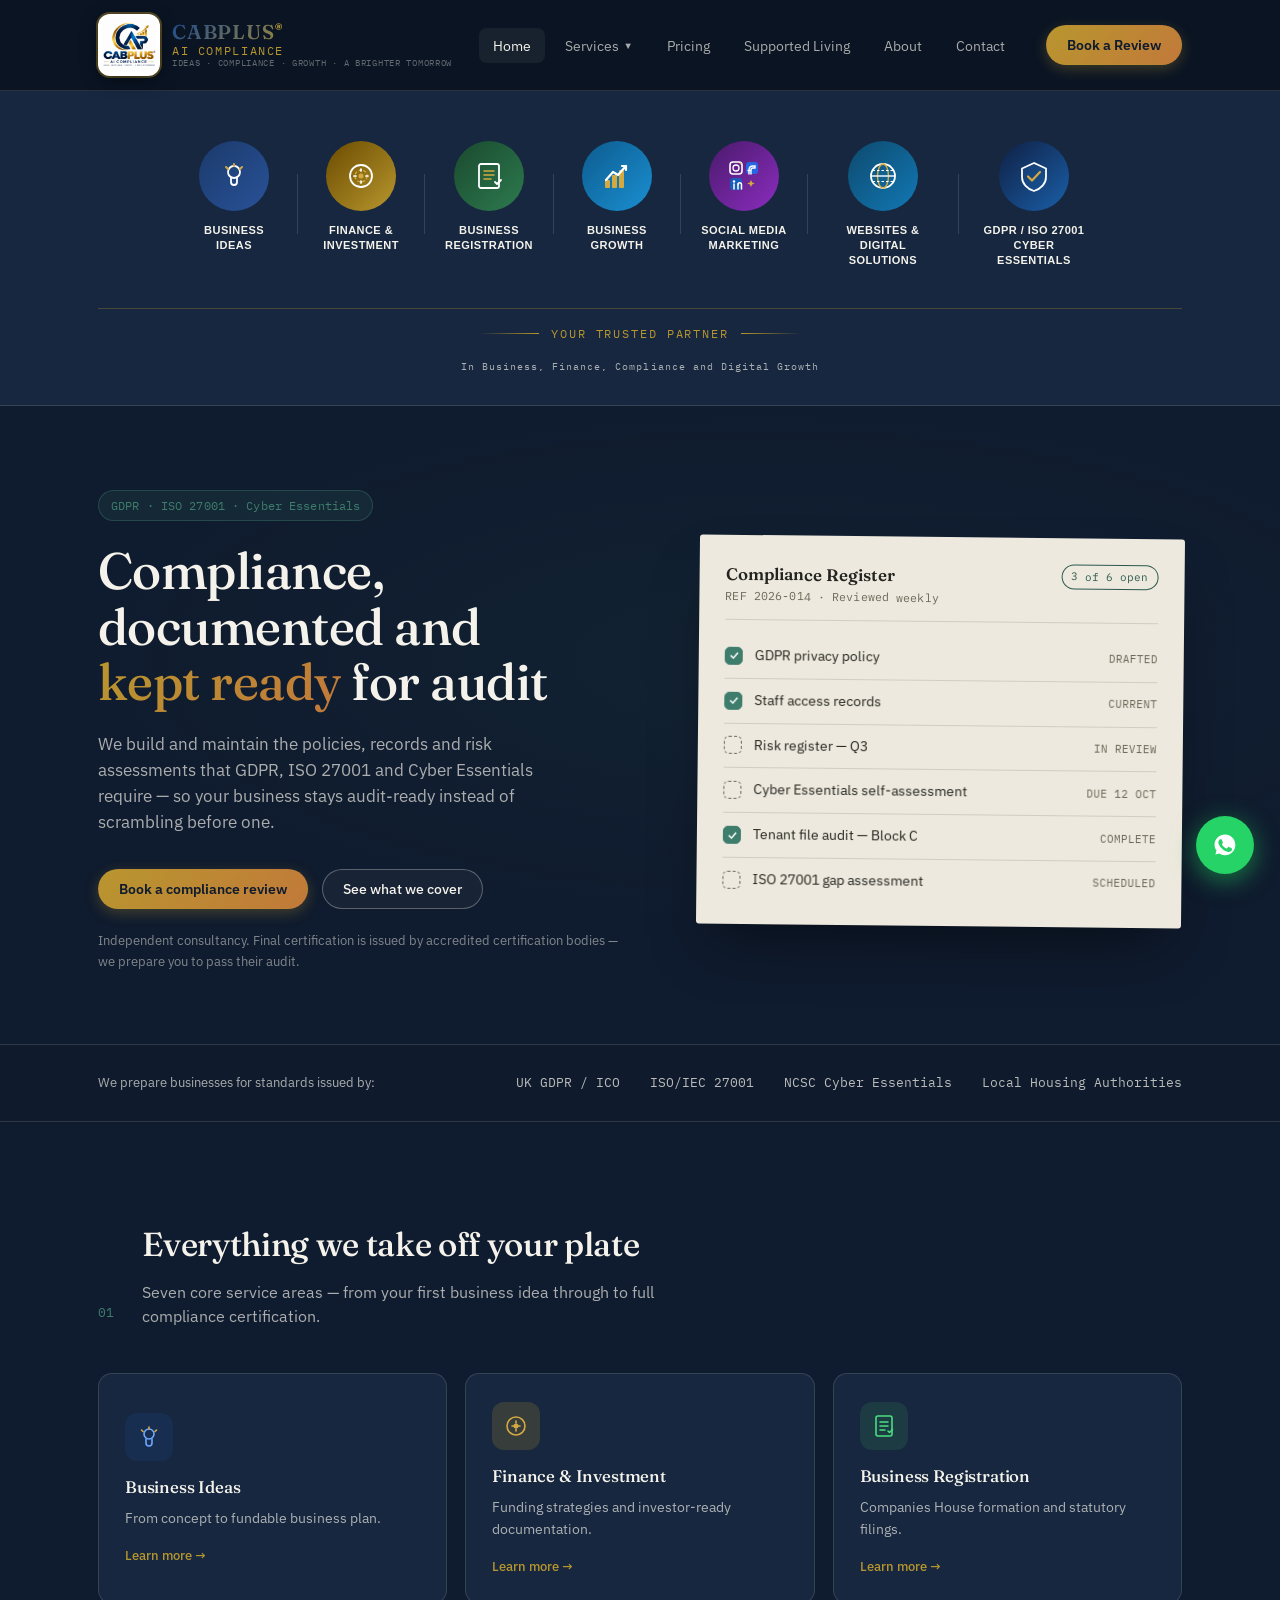
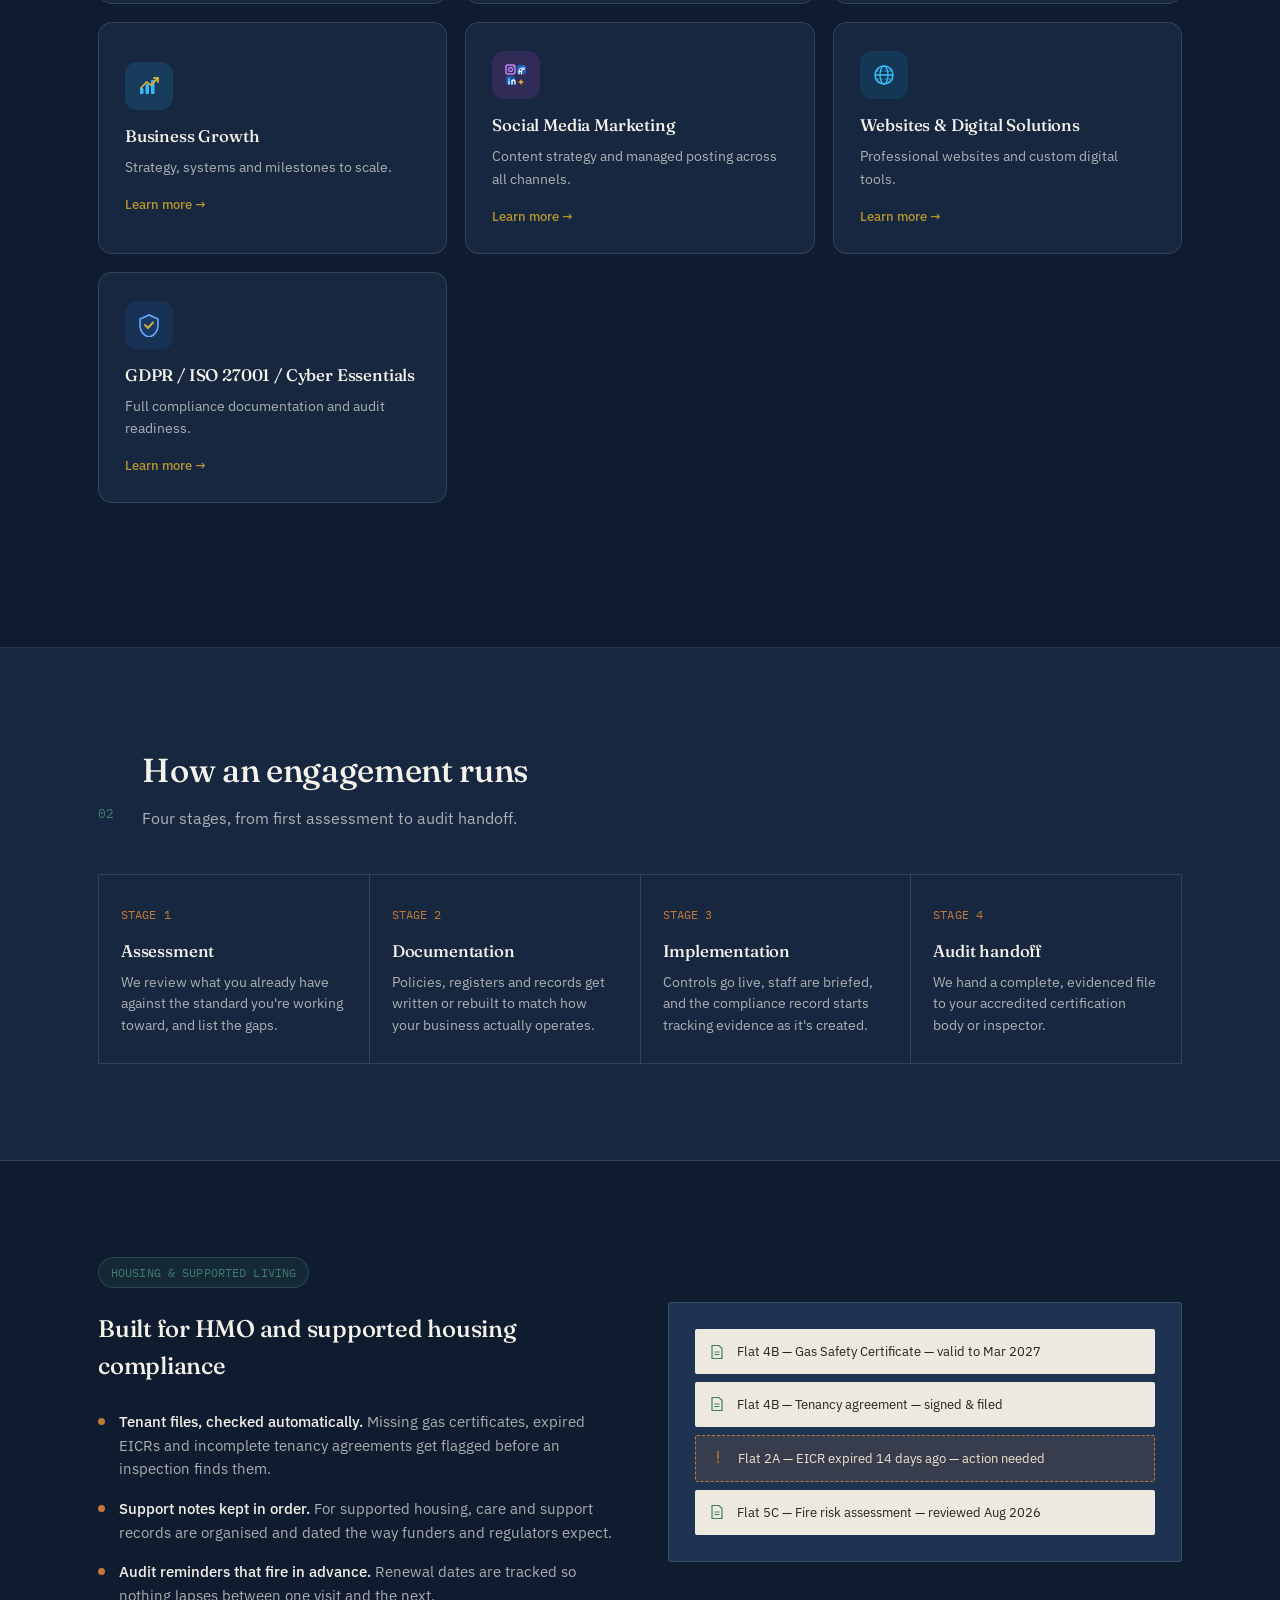
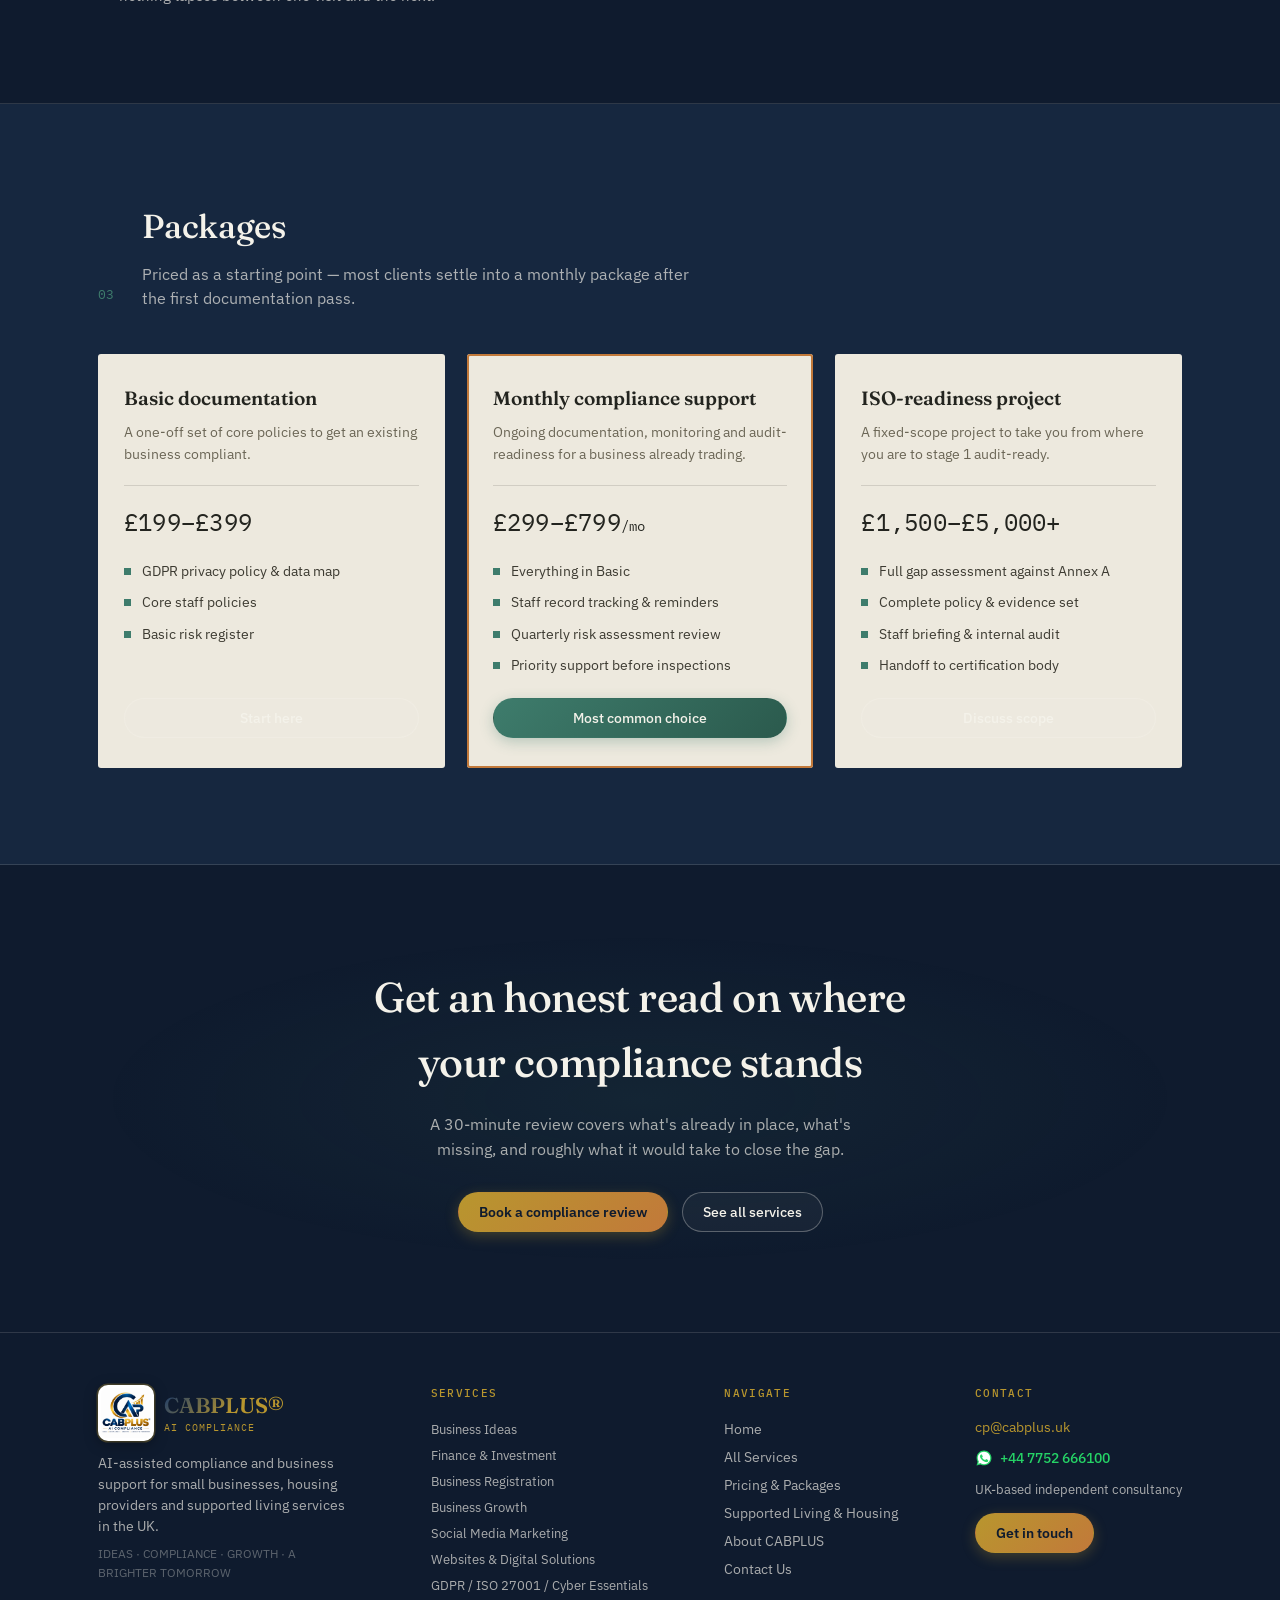
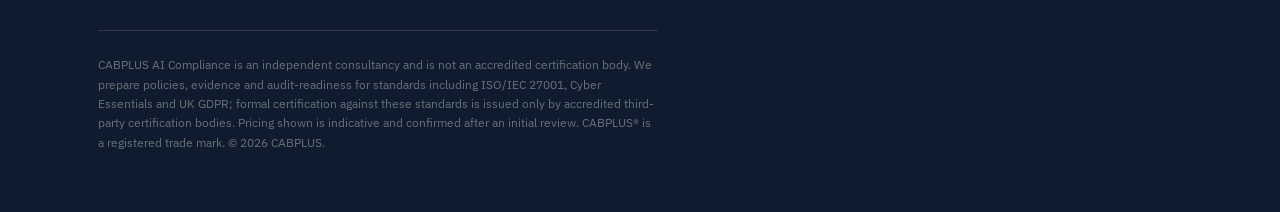
<file: index.html>
<!DOCTYPE html>
<html lang="en">

<head>
    <link rel="icon" type="image/png" href="cabplus-logo.png">
    <meta charset="UTF-8">
    <meta name="viewport" content="width=device-width, initial-scale=1.0">
    <title>CABPLUS AI Compliance — Business Ideas, Finance, Growth & Digital Solutions</title>
    <meta name="description"
        content="CABPLUS AI Compliance — Your trusted partner in Business Ideas, Finance & Investment, Business Registration, Growth, Social Media Marketing, Websites & Digital Solutions, GDPR, ISO 27001 and Cyber Essentials.">
    <link rel="canonical" href="https://cabplus.uk/">
    <link rel="preconnect" href="https://fonts.googleapis.com">
    <link rel="preconnect" href="https://fonts.gstatic.com" crossorigin>
    <link
        href="https://fonts.googleapis.com/css2?family=Fraunces:opsz,wght@9..144,400;9..144,500;9..144,600&family=IBM+Plex+Sans:wght@400;500;600&family=IBM+Plex+Mono:wght@400;500&display=swap"
        rel="stylesheet">
    <style>
        /* ============================================================
   CABPLUS AI Compliance — Full Design System v2.0
   ============================================================ */
        :root {
            --ink-900: #0F1B2E;
            --ink-800: #16273F;
            --ink-700: #1E3352;
            --ink-line: rgba(237, 233, 222, 0.14);
            --paper: #EDE9DE;
            --paper-line: rgba(35, 36, 31, 0.14);
            --paper-text: #23241F;
            --paper-muted: #6B6656;
            --teal: #3E7C6C;
            --teal-deep: #2B5A4D;
            --amber: #C2793A;
            --gold: #B8962E;
            --cream: #F4F2EA;
            --cream-muted: rgba(244, 242, 234, 0.68);
            --radius-doc: 3px;
            --radius-pill: 999px;
            --radius-card: 14px;
            --max: 1140px;
            --shadow-card: 0 8px 32px -8px rgba(0, 0, 0, 0.38);
        }

        * {
            box-sizing: border-box;
        }

        html {
            scroll-behavior: smooth;
        }

        body {
            margin: 0;
            background: var(--ink-900);
            color: var(--cream);
            font-family: 'IBM Plex Sans', system-ui, sans-serif;
            font-size: 16px;
            line-height: 1.55;
            -webkit-font-smoothing: antialiased;
        }

        img {
            max-width: 100%;
            display: block;
        }

        a {
            color: inherit;
            text-decoration: none;
        }

        h1,
        h2,
        h3,
        h4 {
            font-family: 'Fraunces', Georgia, serif;
            font-weight: 500;
            margin: 0;
            letter-spacing: -0.01em;
        }

        p {
            margin: 0;
        }

        ul {
            margin: 0;
            padding: 0;
            list-style: none;
        }

        .mono {
            font-family: 'IBM Plex Mono', monospace;
            letter-spacing: 0.01em;
        }

        .wrap {
            max-width: var(--max);
            margin: 0 auto;
            padding: 0 28px;
        }

        section {
            position: relative;
        }

        a:focus-visible,
        button:focus-visible {
            outline: 2px solid var(--teal);
            outline-offset: 3px;
        }

        @media(prefers-reduced-motion:reduce) {
            * {
                animation-duration: .001ms !important;
                transition-duration: .001ms !important;
            }
        }

        /* ====== PAGE SYSTEM ====== */
        .page {
            display: none;
        }

        .page.active {
            display: block;
        }

        /* ====== HEADER ====== */
        #site-header {
            position: sticky;
            top: 0;
            z-index: 100;
            background: rgba(11, 21, 36, 0.97);
            backdrop-filter: blur(14px);
            border-bottom: 1px solid var(--ink-line);
            transition: box-shadow .3s;
        }

        #site-header.scrolled {
            box-shadow: 0 4px 28px rgba(0, 0, 0, 0.45);
        }

        .navbar {
            display: flex;
            align-items: center;
            justify-content: space-between;
            padding: 14px 28px;
            max-width: var(--max);
            margin: 0 auto;
            gap: 20px;
        }

        /* LOGO */
        .logo-wrap {
            display: flex;
            align-items: center;
            gap: 12px;
            cursor: pointer;
            flex-shrink: 0;
            border: none;
            background: none;
            padding: 0;
        }

        .site-logo-img {
            width: 82px;
            height: 82px;
            object-fit: contain;
            border-radius: 12px;
            background: #ffffff;
            padding: 4px;
            box-shadow: 0 4px 18px rgba(0, 0, 0, 0.45), 0 0 0 2px rgba(184, 150, 46, 0.45);
            flex-shrink: 0;
            transition: transform .25s cubic-bezier(.34, 1.56, .64, 1), box-shadow .25s ease;
        }

        .logo-wrap:hover .site-logo-img {
            transform: translateY(-2px) scale(1.05);
            box-shadow: 0 8px 26px rgba(0, 0, 0, 0.55), 0 0 0 2px var(--gold);
        }

        .foot-logo-img {
            width: 72px;
            height: 72px;
            object-fit: contain;
            border-radius: 10px;
            background: #ffffff;
            padding: 3px;
            box-shadow: 0 3px 14px rgba(0, 0, 0, 0.35), 0 0 0 1.5px rgba(184, 150, 46, 0.35);
            flex-shrink: 0;
            transition: transform .2s ease;
        }

        .foot-logo-wrap:hover .foot-logo-img {
            transform: scale(1.04);
        }

        .logo-svg {
            width: 56px;
            height: 56px;
            flex-shrink: 0;
        }

        .logo-text {
            display: flex;
            flex-direction: column;
            line-height: 1;
            text-align: left;
        }

        .logo-brand {
            font-family: 'Fraunces', serif;
            font-size: 1.55rem;
            font-weight: 600;
            letter-spacing: 0.04em;
            background: linear-gradient(135deg, #1e4a8c 0%, #B8962E 55%, #d4aa40 100%);
            -webkit-background-clip: text;
            -webkit-text-fill-color: transparent;
            background-clip: text;
        }

        .logo-brand sup {
            font-size: .5em;
            vertical-align: super;
            -webkit-text-fill-color: var(--gold);
            color: var(--gold);
        }

        .logo-sub {
            font-family: 'IBM Plex Mono', monospace;
            font-size: .72rem; letter-spacing: .14em;
            color: var(--gold);
            margin-top: 3px;
        }

        .logo-tagline {
            font-family: 'IBM Plex Mono', monospace;
            font-size: .56rem; letter-spacing: .08em;
            color: rgba(244, 242, 234, .38);
            margin-top: 3px;
        }

        /* NAV */
        .nav-links {
            display: flex;
            gap: 6px;
            align-items: center;
        }

        .nav-links .nav-item {
            position: relative;
        }

        .nav-links .nav-btn {
            background: none;
            border: none;
            color: var(--cream-muted);
            font-size: .9rem;
            font-family: 'IBM Plex Sans', sans-serif;
            cursor: pointer;
            padding: 8px 14px;
            border-radius: 8px;
            transition: color .15s, background .15s;
            white-space: nowrap;
            display: flex;
            align-items: center;
            gap: 4px;
        }

        .nav-links .nav-btn:hover,
        .nav-links .nav-btn.active {
            color: var(--cream);
            background: rgba(244, 242, 234, .06);
        }

        .nav-links .nav-btn .caret {
            font-size: .65em;
            transition: transform .2s;
        }

        .nav-item:hover .caret {
            transform: rotate(180deg);
        }

        /* DROPDOWN */
        .dropdown {
            display: none;
            position: absolute;
            top: calc(100% + 8px);
            left: 0;
            background: var(--ink-800);
            border: 1px solid var(--ink-line);
            border-radius: 12px;
            padding: 10px 0;
            min-width: 230px;
            box-shadow: 0 16px 48px rgba(0, 0, 0, .5);
            z-index: 300;
        }

        .nav-item:hover .dropdown {
            display: block;
        }

        .dropdown-item {
            display: block;
            width: 100%;
            padding: 10px 18px;
            font-size: .88rem;
            color: var(--cream-muted);
            background: none;
            border: none;
            cursor: pointer;
            text-align: left;
            font-family: 'IBM Plex Sans', sans-serif;
            transition: background .15s, color .15s;
        }

        .dropdown-item:hover {
            background: rgba(244, 242, 234, .06);
            color: var(--cream);
        }

        /* BUTTONS */
        .btn {
            display: inline-flex;
            align-items: center;
            gap: 8px;
            padding: 10px 20px;
            border-radius: var(--radius-pill);
            font-size: .88rem;
            font-weight: 500;
            cursor: pointer;
            border: 1px solid transparent;
            transition: all .18s ease;
            white-space: nowrap;
            font-family: 'IBM Plex Sans', sans-serif;
        }

        .btn-primary {
            background: linear-gradient(135deg, var(--teal), var(--teal-deep));
            color: #F4F2EA;
            box-shadow: 0 4px 14px rgba(62, 124, 108, .3);
        }

        .btn-primary:hover {
            transform: translateY(-1px);
            box-shadow: 0 6px 20px rgba(62, 124, 108, .4);
        }

        .btn-gold {
            background: linear-gradient(135deg, var(--gold), var(--amber));
            color: #0F1B2E;
            font-weight: 600;
            box-shadow: 0 4px 14px rgba(184, 150, 46, .3);
        }

        .btn-gold:hover {
            transform: translateY(-1px);
            box-shadow: 0 6px 20px rgba(184, 150, 46, .45);
        }

        .btn-ghost {
            border-color: rgba(244, 242, 234, .3);
            color: var(--cream);
            background: rgba(244, 242, 234, .04);
        }

        .btn-ghost:hover {
            border-color: var(--cream);
            background: rgba(244, 242, 234, .08);
        }

        /* MOBILE */
        .menu-toggle {
            display: none;
            background: none;
            border: none;
            color: var(--cream);
            font-size: 1.5rem;
            cursor: pointer;
            padding: 4px;
        }

        .mobile-nav {
            display: none;
            flex-direction: column;
            background: rgba(11, 21, 36, .99);
            border-top: 1px solid var(--ink-line);
            padding: 10px 28px 18px;
        }

        .mobile-nav.open {
            display: flex;
        }

        .mobile-nav-item {
            padding: 12px 0;
            border-bottom: 1px solid var(--ink-line);
            color: var(--cream-muted);
            font-size: .95rem;
            background: none;
            border-right: none;
            border-left: none;
            border-top: none;
            cursor: pointer;
            text-align: left;
            font-family: 'IBM Plex Sans', sans-serif;
            width: 100%;
            transition: color .15s;
        }

        .mobile-nav-item:hover {
            color: var(--cream);
        }

        .mobile-subnav {
            padding-left: 16px;
        }

        .mobile-subnav .mobile-nav-item {
            font-size: .86rem;
            border-color: rgba(237, 233, 222, .07);
        }

        /* ====== SERVICES BAR ====== */
        .services-bar {
            background: var(--ink-800);
            border-bottom: 1px solid var(--ink-line);
            padding: 36px 0 30px;
        }

        .services-bar-inner {
            display: flex;
            align-items: flex-start;
            justify-content: center;
            gap: 6px;
            flex-wrap: wrap;
        }

        .site-logo-img { width: 62px; height: 62px; }
            .foot-logo-img { width: 56px; height: 56px; }
            .logo-brand { font-size: 1.25rem; }
            .svc-icon-card {
            display: flex;
            flex-direction: column;
            align-items: center;
            gap: 12px;
            padding: 14px 10px;
            border-radius: var(--radius-card);
            cursor: pointer;
            transition: transform .22s cubic-bezier(.34, 1.56, .64, 1), box-shadow .22s;
            min-width: 106px;
            max-width: 130px;
            text-align: center;
            background: none;
            border: none;
            color: var(--cream);
        }

        .svc-icon-card:hover {
            transform: translateY(-6px) scale(1.04);
            box-shadow: 0 12px 32px rgba(0, 0, 0, .45);
        }

        .svc-icon-circle {
            width: 70px;
            height: 70px;
            border-radius: 50%;
            display: flex;
            align-items: center;
            justify-content: center;
            flex-shrink: 0;
            position: relative;
            overflow: hidden;
            transition: box-shadow .2s;
        }

        .svc-icon-card:hover .svc-icon-circle {
            box-shadow: 0 0 0 4px rgba(184, 150, 46, .35);
        }

        .svc-icon-circle svg {
            z-index: 1;
            position: relative;
        }

        .svc-icon-label {
            font-size: .69rem;
            font-weight: 600;
            letter-spacing: .04em;
            text-transform: uppercase;
            color: var(--cream);
            line-height: 1.35;
        }

        .svc-divider {
            width: 1px;
            height: 60px;
            background: var(--ink-line);
            align-self: center;
            margin: 0 4px;
            flex-shrink: 0;
        }

        .trusted-bar {
            border-top: 1px solid rgba(184, 150, 46, .3);
            margin-top: 26px;
            padding-top: 16px;
            display: flex;
            align-items: center;
            justify-content: center;
            gap: 12px;
            flex-wrap: wrap;
        }

        .trusted-bar-line {
            width: 60px;
            height: 1px;
            background: linear-gradient(90deg, transparent, var(--gold));
        }

        .trusted-bar-line.right {
            background: linear-gradient(90deg, var(--gold), transparent);
        }

        .trusted-bar-text {
            font-family: 'IBM Plex Mono', monospace;
            font-size: .74rem;
            letter-spacing: .16em;
            color: var(--gold);
            text-transform: uppercase;
        }

        .trusted-bar-sub {
            width: 100%;
            text-align: center;
            font-family: 'IBM Plex Mono', monospace;
            font-size: .64rem;
            letter-spacing: .1em;
            color: var(--cream-muted);
            margin-top: 4px;
        }

        /* ====== PAGE HERO ====== */
        .page-hero {
            padding: 72px 0 60px;
            background: radial-gradient(ellipse 80% 60% at 50% 50%, rgba(62, 124, 108, .08) 0%, transparent 70%);
            border-bottom: 1px solid var(--ink-line);
            text-align: center;
        }

        .page-hero .kicker {
            margin-bottom: 16px;
        }

        .page-hero h1 {
            font-size: clamp(2rem, 4vw, 3rem);
        }

        .page-hero .lead {
            margin-top: 18px;
            max-width: 52ch;
            margin-left: auto;
            margin-right: auto;
            color: var(--cream-muted);
            font-size: 1.05rem;
        }

        /* ====== HERO ====== */
        .hero {
            padding: 84px 0 72px;
            border-bottom: 1px solid var(--ink-line);
            background: radial-gradient(ellipse 80% 60% at 60% 40%, rgba(62, 124, 108, .07) 0%, transparent 70%);
        }

        .hero-grid {
            display: grid;
            grid-template-columns: 1.05fr .95fr;
            gap: 64px;
            align-items: center;
        }

        .kicker {
            font-family: 'IBM Plex Mono', monospace;
            font-size: .78rem;
            color: var(--teal);
            background: rgba(62, 124, 108, .14);
            border: 1px solid rgba(62, 124, 108, .4);
            padding: 5px 12px;
            border-radius: var(--radius-pill);
            display: inline-block;
            margin-bottom: 22px;
        }

        .hero h1 {
            font-size: clamp(2.1rem, 4vw, 3.35rem);
            line-height: 1.08;
            max-width: 14ch;
        }

        .highlight {
            background: linear-gradient(135deg, var(--gold), var(--amber));
            -webkit-background-clip: text;
            -webkit-text-fill-color: transparent;
            background-clip: text;
        }

        .hero p.lead {
            margin-top: 22px;
            max-width: 46ch;
            font-size: 1.05rem;
            color: var(--cream-muted);
        }

        .hero-ctas {
            margin-top: 34px;
            display: flex;
            gap: 14px;
            flex-wrap: wrap;
        }

        .hero-note {
            margin-top: 22px;
            font-size: .82rem;
            color: rgba(244, 242, 234, .5);
        }

        /* LEDGER */
        .ledger {
            background: var(--paper);
            color: var(--paper-text);
            border-radius: var(--radius-doc);
            padding: 26px 26px 22px;
            box-shadow: 0 30px 60px -20px rgba(0, 0, 0, .5);
            transform: rotate(.6deg);
        }

        .ledger-head {
            display: flex;
            justify-content: space-between;
            align-items: flex-start;
            border-bottom: 1px solid var(--paper-line);
            padding-bottom: 14px;
            margin-bottom: 14px;
        }

        .ledger-title {
            font-family: 'Fraunces', serif;
            font-size: 1.05rem;
            font-weight: 600;
        }

        .ledger-ref {
            font-family: 'IBM Plex Mono', monospace;
            font-size: .72rem;
            color: var(--paper-muted);
        }

        .ledger-status {
            font-family: 'IBM Plex Mono', monospace;
            font-size: .68rem;
            color: var(--teal-deep);
            border: 1px solid var(--teal-deep);
            padding: 3px 9px;
            border-radius: var(--radius-pill);
            white-space: nowrap;
        }

        .ledger-row {
            display: flex;
            align-items: center;
            gap: 12px;
            padding: 11px 0;
            border-bottom: 1px solid var(--paper-line);
            opacity: 0;
            animation: rowIn .5s ease forwards;
        }

        .ledger-row:last-child {
            border-bottom: none;
        }

        .ledger-row:nth-child(2) {
            animation-delay: .15s;
        }

        .ledger-row:nth-child(3) {
            animation-delay: .5s;
        }

        .ledger-row:nth-child(4) {
            animation-delay: .85s;
        }

        .ledger-row:nth-child(5) {
            animation-delay: 1.2s;
        }

        .ledger-row:nth-child(6) {
            animation-delay: 1.55s;
        }

        @keyframes rowIn {
            from {
                opacity: 0;
                transform: translateY(4px);
            }

            to {
                opacity: 1;
                transform: translateY(0);
            }
        }

        .check {
            width: 18px;
            height: 18px;
            border-radius: 5px;
            border: 1.4px solid var(--paper-muted);
            display: flex;
            align-items: center;
            justify-content: center;
            flex-shrink: 0;
        }

        .check.done {
            background: var(--teal);
            border-color: var(--teal);
            color: #fff;
        }

        .check.pending {
            border-style: dashed;
        }

        .check svg {
            width: 11px;
            height: 11px;
        }

        .ledger-label {
            flex: 1;
            font-size: .88rem;
        }

        .ledger-tag {
            font-family: 'IBM Plex Mono', monospace;
            font-size: .68rem;
            color: var(--paper-muted);
        }

        /* TRUST */
        .trust {
            padding: 28px 0;
            border-bottom: 1px solid var(--ink-line);
            background: rgba(15, 27, 46, .6);
        }

        .trust .wrap {
            display: flex;
            align-items: center;
            gap: 34px;
            flex-wrap: wrap;
            justify-content: space-between;
        }

        .trust-label {
            font-size: .8rem;
            color: var(--cream-muted);
            flex-shrink: 0;
        }

        .trust-items {
            display: flex;
            gap: 30px;
            flex-wrap: wrap;
        }

        .trust-item {
            font-family: 'IBM Plex Mono', monospace;
            font-size: .82rem;
            color: rgba(244, 242, 234, .75);
        }

        /* SECTION HEAD */
        .section-head {
            display: grid;
            grid-template-columns: auto 1fr;
            gap: 28px;
            align-items: end;
            margin-bottom: 44px;
        }

        .section-num {
            font-family: 'IBM Plex Mono', monospace;
            font-size: .8rem;
            color: var(--teal);
            padding-bottom: 6px;
        }

        .section-head h2 {
            font-size: clamp(1.6rem, 2.6vw, 2.1rem);
        }

        .section-head p {
            color: var(--cream-muted);
            max-width: 56ch;
            margin-top: 10px;
            font-size: .98rem;
        }

        /* SERVICES FULL */
        .services-full {
            padding: 96px 0;
            border-bottom: 1px solid var(--ink-line);
        }

        .svc-cards {
            display: grid;
            grid-template-columns: repeat(auto-fill, minmax(300px, 1fr));
            gap: 18px;
            margin-bottom: 48px;
        }

        .svc-card {
            background: var(--ink-800);
            border: 1px solid var(--ink-line);
            border-radius: var(--radius-card);
            padding: 28px 26px;
            transition: transform .2s, border-color .2s, box-shadow .2s;
            position: relative;
            overflow: hidden;
            cursor: pointer;
            display: block;
            width: 100%;
            text-align: left;
            color: var(--cream);
            font-family: 'IBM Plex Sans', sans-serif;
        }

        .svc-card::before {
            content: '';
            position: absolute;
            top: 0;
            left: 0;
            right: 0;
            height: 3px;
            opacity: 0;
            transition: opacity .2s;
        }

        .svc-card:hover {
            transform: translateY(-4px);
            border-color: rgba(184, 150, 46, .3);
            box-shadow: 0 16px 40px rgba(0, 0, 0, .3);
        }

        .svc-card:hover::before {
            opacity: 1;
        }

        .svc-card-1::before {
            background: linear-gradient(90deg, #1a3a6b, #2a5298);
        }

        .svc-card-2::before {
            background: linear-gradient(90deg, #7a5c00, #b8962e);
        }

        .svc-card-3::before {
            background: linear-gradient(90deg, #1a4a2e, #2d7a4f);
        }

        .svc-card-4::before {
            background: linear-gradient(90deg, #0d5c8f, #1a8fd1);
        }

        .svc-card-5::before {
            background: linear-gradient(90deg, #5c1a6b, #9b3dbf);
        }

        .svc-card-6::before {
            background: linear-gradient(90deg, #0d4a6e, #1278b4);
        }

        .svc-card-7::before {
            background: linear-gradient(90deg, #1a3c6b, #1a5fa8);
        }

        .svc-card-icon {
            width: 48px;
            height: 48px;
            border-radius: 12px;
            display: flex;
            align-items: center;
            justify-content: center;
            margin-bottom: 16px;
        }

        .svc-card-1 .svc-card-icon {
            background: rgba(26, 58, 107, .4);
        }

        .svc-card-2 .svc-card-icon {
            background: rgba(184, 150, 46, .2);
        }

        .svc-card-3 .svc-card-icon {
            background: rgba(45, 122, 79, .25);
        }

        .svc-card-4 .svc-card-icon {
            background: rgba(26, 143, 209, .2);
        }

        .svc-card-5 .svc-card-icon {
            background: rgba(155, 61, 191, .2);
        }

        .svc-card-6 .svc-card-icon {
            background: rgba(18, 120, 180, .2);
        }

        .svc-card-7 .svc-card-icon {
            background: rgba(26, 95, 168, .2);
        }

        .svc-card h3 {
            font-size: 1.05rem;
            font-weight: 500;
            margin-bottom: 10px;
        }

        .svc-card p {
            font-size: .89rem;
            color: var(--cream-muted);
            line-height: 1.6;
        }

        .svc-card-link {
            display: inline-block;
            margin-top: 16px;
            font-size: .84rem;
            color: var(--gold);
            font-weight: 500;
        }

        .svc-card:hover .svc-card-link {
            color: var(--amber);
        }

        /* COMPLIANCE REGISTER */
        .register {
            border-top: 1px solid var(--ink-line);
        }

        .reg-row {
            display: grid;
            grid-template-columns: 64px 1fr 1.4fr;
            gap: 24px;
            padding: 22px 0;
            border-bottom: 1px solid var(--ink-line);
            align-items: baseline;
            transition: background .15s;
        }

        .reg-row:hover {
            background: rgba(244, 242, 234, .02);
        }

        .reg-num {
            font-family: 'IBM Plex Mono', monospace;
            color: var(--teal);
            font-size: .85rem;
        }

        .reg-name {
            font-family: 'Fraunces', serif;
            font-size: 1.12rem;
            font-weight: 500;
        }

        .reg-desc {
            color: var(--cream-muted);
            font-size: .93rem;
        }

        /* PROCESS */
        .process {
            padding: 96px 0;
            border-bottom: 1px solid var(--ink-line);
            background: var(--ink-800);
        }

        .steps {
            display: grid;
            grid-template-columns: repeat(4, 1fr);
            gap: 0;
            border-top: 1px solid var(--ink-line);
            border-left: 1px solid var(--ink-line);
        }

        .step {
            padding: 26px 22px;
            border-right: 1px solid var(--ink-line);
            border-bottom: 1px solid var(--ink-line);
            transition: background .2s;
        }

        .step:hover {
            background: rgba(244, 242, 234, .02);
        }

        .step-num {
            font-family: 'IBM Plex Mono', monospace;
            font-size: .78rem;
            color: var(--amber);
        }

        .step h3 {
            font-size: 1.05rem;
            margin-top: 12px;
            font-weight: 500;
        }

        .step p {
            margin-top: 8px;
            font-size: .87rem;
            color: var(--cream-muted);
        }

        /* HOUSING */
        .housing {
            padding: 96px 0;
            border-bottom: 1px solid var(--ink-line);
        }

        .housing-grid {
            display: grid;
            grid-template-columns: 1fr 1fr;
            gap: 56px;
            align-items: center;
        }

        .housing-list {
            margin-top: 26px;
            display: flex;
            flex-direction: column;
            gap: 16px;
        }

        .housing-item {
            display: flex;
            gap: 14px;
            align-items: flex-start;
        }

        .dot {
            width: 7px;
            height: 7px;
            border-radius: 50%;
            background: var(--amber);
            margin-top: 8px;
            flex-shrink: 0;
        }

        .housing-item p {
            font-size: .95rem;
            color: var(--cream-muted);
        }

        .housing-item strong {
            color: var(--cream);
            font-weight: 500;
        }

        .file-illustration {
            background: var(--ink-700);
            border: 1px solid var(--ink-line);
            border-radius: var(--radius-doc);
            padding: 26px;
        }

        .file-row {
            display: flex;
            align-items: center;
            gap: 12px;
            padding: 12px 14px;
            background: var(--paper);
            color: var(--paper-text);
            border-radius: 2px;
            margin-bottom: 8px;
            font-size: .84rem;
        }

        .file-row.flag {
            background: rgba(194, 121, 58, .16);
            color: #F4E3D0;
            border: 1px dashed var(--amber);
        }

        .file-row:last-child {
            margin-bottom: 0;
        }

        .file-icon {
            width: 16px;
            height: 16px;
            flex-shrink: 0;
        }

        /* PRICING */
        .pricing {
            padding: 96px 0;
            border-bottom: 1px solid var(--ink-line);
            background: var(--ink-800);
        }

        .plans {
            display: grid;
            grid-template-columns: repeat(3, 1fr);
            gap: 22px;
        }

        .plan {
            background: var(--paper);
            color: var(--paper-text);
            border-radius: var(--radius-doc);
            padding: 30px 26px;
            display: flex;
            flex-direction: column;
            transition: transform .2s, box-shadow .2s;
        }

        .plan:hover {
            transform: translateY(-4px);
            box-shadow: var(--shadow-card);
        }

        .plan-name {
            font-family: 'Fraunces', serif;
            font-size: 1.2rem;
            font-weight: 600;
        }

        .plan-desc {
            font-size: .86rem;
            color: var(--paper-muted);
            margin-top: 8px;
            min-height: 42px;
        }

        .plan-price {
            font-family: 'IBM Plex Mono', monospace;
            font-size: 1.5rem;
            margin-top: 20px;
            padding-top: 18px;
            border-top: 1px solid var(--paper-line);
        }

        .plan ul {
            list-style: none;
            padding: 0;
            margin: 20px 0 0;
            display: flex;
            flex-direction: column;
            gap: 10px;
            flex: 1;
        }

        .plan li {
            font-size: .86rem;
            padding-left: 18px;
            position: relative;
            color: #3D3B32;
        }

        .plan li::before {
            content: "";
            position: absolute;
            left: 0;
            top: 7px;
            width: 7px;
            height: 7px;
            background: var(--teal);
        }

        .plan .btn {
            margin-top: 22px;
            justify-content: center;
            width: 100%;
        }

        .plan.featured {
            outline: 2px solid var(--amber);
            outline-offset: -2px;
        }

        /* ABOUT */
        .about {
            padding: 96px 0;
            border-bottom: 1px solid var(--ink-line);
        }

        .about-grid {
            display: grid;
            grid-template-columns: 1fr 1fr;
            gap: 64px;
        }

        .about p {
            color: var(--cream-muted);
            font-size: 1rem;
            max-width: 52ch;
        }

        .about p+p {
            margin-top: 16px;
        }

        .about-stats {
            display: flex;
            flex-direction: column;
            gap: 26px;
        }

        .stat {
            border-top: 1px solid var(--ink-line);
            padding-top: 14px;
        }

        .stat-num {
            font-family: 'Fraunces', serif;
            font-size: 2rem;
        }

        .stat-label {
            font-size: .85rem;
            color: var(--cream-muted);
            margin-top: 4px;
        }

        /* CTA */
        .cta-final {
            padding: 100px 0;
            text-align: center;
            background: radial-gradient(ellipse 60% 50% at 50% 50%, rgba(62, 124, 108, .1) 0%, transparent 70%);
        }

        .cta-final h2 {
            font-size: clamp(1.8rem, 3.4vw, 2.6rem);
            max-width: 22ch;
            margin: 0 auto;
        }

        .cta-final p {
            color: var(--cream-muted);
            margin: 18px auto 30px;
            max-width: 44ch;
        }

        .cta-final .hero-ctas {
            justify-content: center;
        }

        /* ====== SERVICE PAGE ====== */
        .service-page-hero {
            padding: 0;
            border-bottom: 1px solid var(--ink-line);
            background: linear-gradient(180deg, var(--ink-800) 0%, var(--ink-900) 100%);
        }

        .service-hero-inner {
            display: grid;
            grid-template-columns: auto 1fr;
            gap: 48px;
            align-items: center;
            padding-top: 64px;
            padding-bottom: 64px;
        }

        .svc-icon-circle--large {
            width: 100px;
            height: 100px;
        }

        .svc-icon-circle--large svg {
            width: 48px;
            height: 48px;
        }

        .service-hero-text h1 {
            font-size: clamp(1.8rem, 3vw, 2.6rem);
        }

        .service-hero-text .lead {
            margin-top: 14px;
            color: var(--cream-muted);
            font-size: 1.02rem;
            max-width: 50ch;
        }

        .service-hero-text .btn {
            margin-top: 22px;
        }

        .breadcrumb {
            font-size: .82rem;
            color: var(--cream-muted);
            margin-bottom: 16px;
        }

        .breadcrumb button {
            background: none;
            border: none;
            color: var(--cream-muted);
            cursor: pointer;
            font-family: 'IBM Plex Sans', sans-serif;
            font-size: .82rem;
            padding: 0;
        }

        .breadcrumb button:hover {
            color: var(--gold);
        }

        .service-content-section {
            padding: 64px 0;
        }

        .service-content-grid {
            display: grid;
            grid-template-columns: 1fr 340px;
            gap: 48px;
            align-items: start;
        }

        .service-main-content h2 {
            font-size: clamp(1.3rem, 2.2vw, 1.8rem);
            margin-bottom: 14px;
            margin-top: 30px;
            color: var(--cream);
        }

        .service-main-content h2:first-child {
            margin-top: 0;
        }

        .service-main-content h3 {
            font-size: 1.05rem;
            margin-bottom: 10px;
            margin-top: 24px;
            color: var(--gold);
            font-family: 'Fraunces', serif;
            font-weight: 500;
        }

        .service-main-content p {
            color: var(--cream-muted);
            margin-bottom: 14px;
            font-size: .97rem;
            line-height: 1.65;
        }

        .service-main-content ul {
            list-style: none;
            padding: 0;
            margin: 0 0 16px;
        }

        .service-main-content ul li {
            padding: 9px 0 9px 24px;
            position: relative;
            color: var(--cream-muted);
            font-size: .95rem;
            border-bottom: 1px solid var(--ink-line);
        }

        .service-main-content ul li::before {
            content: "";
            position: absolute;
            left: 0;
            top: 18px;
            width: 7px;
            height: 7px;
            background: var(--gold);
            border-radius: 50%;
        }

        .sidebar-card {
            background: var(--ink-800);
            border: 1px solid var(--ink-line);
            border-radius: var(--radius-card);
            padding: 24px;
            margin-bottom: 18px;
        }

        .sidebar-card h4 {
            font-family: 'IBM Plex Mono', monospace;
            font-size: .7rem;
            letter-spacing: .12em;
            color: var(--gold);
            text-transform: uppercase;
            margin: 0 0 16px;
        }

        .sidebar-service-list {
            list-style: none;
            padding: 0;
            margin: 0;
        }

        .sidebar-service-list li {
            border-bottom: 1px solid var(--ink-line);
        }

        .sidebar-service-list li:last-child {
            border-bottom: none;
        }

        .sidebar-service-list li button {
            display: block;
            width: 100%;
            padding: 10px 0;
            font-size: .88rem;
            color: var(--cream-muted);
            background: none;
            border: none;
            cursor: pointer;
            text-align: left;
            font-family: 'IBM Plex Sans', sans-serif;
            transition: color .15s, padding-left .15s;
        }

        .sidebar-service-list li button:hover,
        .sidebar-service-list li.active button {
            color: var(--gold);
            padding-left: 8px;
        }

        .sidebar-cta {
            background: linear-gradient(135deg, rgba(184, 150, 46, .12), rgba(194, 121, 58, .08));
            border-color: rgba(184, 150, 46, .25);
        }

        .sidebar-cta p {
            font-size: .86rem;
            color: var(--cream-muted);
            margin-top: 6px;
        }

        .other-services {
            padding: 64px 0;
            border-top: 1px solid var(--ink-line);
            background: var(--ink-800);
        }

        .other-services-title {
            font-size: clamp(1.3rem, 2vw, 1.7rem);
            margin-bottom: 32px;
            text-align: center;
        }

        /* ====== CONTACT ====== */
        .contact-section {
            padding: 64px 0;
        }

        .contact-grid {
            display: grid;
            grid-template-columns: 1fr 360px;
            gap: 48px;
            align-items: start;
        }

        .contact-form-wrap {
            background: var(--ink-800);
            border: 1px solid var(--ink-line);
            border-radius: var(--radius-card);
            padding: 36px;
        }

        .form-group {
            margin-bottom: 22px;
        }

        .form-row-2 {
            display: grid;
            grid-template-columns: 1fr 1fr;
            gap: 20px;
            margin-bottom: 22px;
        }

        .form-group label,
        .form-row-2 .form-group label {
            display: block;
            font-size: .86rem;
            color: var(--cream-muted);
            margin-bottom: 7px;
            font-weight: 500;
        }

        .req {
            color: var(--amber);
        }

        .form-group input,
        .form-group select,
        .form-group textarea {
            width: 100%;
            padding: 12px 16px;
            background: var(--ink-700);
            border: 1px solid var(--ink-line);
            border-radius: 8px;
            color: var(--cream);
            font-size: .92rem;
            font-family: 'IBM Plex Sans', sans-serif;
            transition: border-color .15s, box-shadow .15s;
        }

        .form-group input:focus,
        .form-group select:focus,
        .form-group textarea:focus {
            outline: none;
            border-color: var(--gold);
            box-shadow: 0 0 0 3px rgba(184, 150, 46, .15);
        }

        .form-group select option {
            background: var(--ink-800);
        }

        .form-group textarea {
            resize: vertical;
            min-height: 140px;
        }

        .form-success {
            text-align: center;
            padding: 40px 20px;
        }

        .form-success-icon {
            width: 64px;
            height: 64px;
            border-radius: 50%;
            background: rgba(62, 124, 108, .2);
            display: flex;
            align-items: center;
            justify-content: center;
            margin: 0 auto 20px;
        }

        .form-success h3 {
            font-size: 1.4rem;
            margin-bottom: 10px;
        }

        .form-success p {
            color: var(--cream-muted);
        }

        .contact-info {
            display: flex;
            flex-direction: column;
            gap: 18px;
        }

        .contact-info-card {
            background: var(--ink-800);
            border: 1px solid var(--ink-line);
            border-radius: var(--radius-card);
            padding: 24px;
        }

        .contact-info-card h4 {
            font-family: 'IBM Plex Mono', monospace;
            font-size: .7rem;
            letter-spacing: .12em;
            color: var(--gold);
            text-transform: uppercase;
            margin: 0 0 12px;
        }

        .contact-steps-list {
            list-style: none;
            padding: 0;
            margin: 0;
            display: flex;
            flex-direction: column;
            gap: 10px;
            counter-reset: step;
        }

        .contact-steps-list li {
            font-size: .88rem;
            color: var(--cream-muted);
            padding-left: 26px;
            position: relative;
            counter-increment: step;
        }

        .contact-steps-list li::before {
            content: counter(step);
            position: absolute;
            left: 0;
            top: -1px;
            font-family: 'IBM Plex Mono', monospace;
            font-size: .75rem;
            color: var(--gold);
            font-weight: 600;
            width: 18px;
            height: 18px;
            border: 1px solid rgba(184, 150, 46, .4);
            border-radius: 50%;
            display: flex;
            align-items: center;
            justify-content: center;
            text-align: center;
            line-height: 18px;
        }

        /* ====== ABOUT PAGE ====== */
        .about-page-section {
            padding: 64px 0 96px;
        }

        .about-values {
            display: grid;
            grid-template-columns: repeat(auto-fill, minmax(240px, 1fr));
            gap: 20px;
            margin-top: 48px;
        }

        .value-card {
            background: var(--ink-800);
            border: 1px solid var(--ink-line);
            border-radius: var(--radius-card);
            padding: 28px 24px;
        }

        .value-card-num {
            font-family: 'IBM Plex Mono', monospace;
            font-size: .75rem;
            color: var(--gold);
            margin-bottom: 12px;
        }

        .value-card h3 {
            font-size: 1rem;
            font-weight: 500;
            margin-bottom: 10px;
        }

        .value-card p {
            font-size: .87rem;
            color: var(--cream-muted);
        }

        /* ====== FOOTER ====== */
        #site-footer {
            border-top: 1px solid var(--ink-line);
            padding: 52px 0 60px;
            background: var(--ink-900);
        }

        .foot-grid {
            display: flex;
            justify-content: space-between;
            gap: 40px;
            flex-wrap: wrap;
            align-items: flex-start;
        }

        .foot-brand {
            max-width: 32ch;
            font-size: .85rem;
            color: var(--cream-muted);
        }

        .foot-logo-wrap {
            display: flex;
            align-items: center;
            gap: 10px;
            margin-bottom: 12px;
            cursor: pointer;
            background: none;
            border: none;
            color: var(--cream);
            padding: 0;
        }

        .foot-logo-svg {
            width: 42px;
            height: 42px;
        }

        .foot-brand-name {
            font-family: 'Fraunces', serif;
            font-size: 1.35rem; font-weight: 600; background: linear-gradient(135deg, #1a3a6b 0%, #B8962E 60%);
            -webkit-background-clip: text;
            -webkit-text-fill-color: transparent;
            background-clip: text;
        }

        .foot-brand-sub {
            font-family: 'IBM Plex Mono', monospace;
            font-size: .6rem;
            letter-spacing: .1em;
            color: var(--gold);
            margin-top: 2px;
        }

        .foot-tagline {
            font-size: .75rem;
            color: rgba(244, 242, 234, .34);
            margin-top: 8px !important;
        }

        .foot-col h4 {
            font-family: 'IBM Plex Mono', monospace;
            font-size: .7rem;
            letter-spacing: .12em;
            color: var(--gold);
            text-transform: uppercase;
            margin: 0 0 14px;
        }

        .foot-nav-btn {
            display: block;
            font-size: .83rem;
            color: var(--cream-muted);
            background: none;
            border: none;
            cursor: pointer;
            text-align: left;
            font-family: 'IBM Plex Sans', sans-serif;
            padding: 4px 0;
            transition: color .15s;
            width: 100%;
        }

        .foot-nav-btn:hover {
            color: var(--gold);
        }

        .foot-links-col {
            display: flex;
            flex-direction: column;
            gap: 2px;
        }

        .foot-links-col .foot-nav-btn {
            font-size: .85rem;
        }

        .foot-links-col .foot-nav-btn:hover {
            color: var(--cream);
        }

        .foot-contact-link {
            color: var(--gold);
            background: none;
            border: none;
            cursor: pointer;
            font-family: 'IBM Plex Sans', sans-serif;
            font-size: .9rem;
            padding: 0;
        }

        .disclaimer {
            margin-top: 32px;
            padding-top: 24px;
            border-top: 1px solid var(--ink-line);
            font-size: .78rem;
            color: rgba(244, 242, 234, .4);
            max-width: 80ch;
        }

        /* ====== COMPREHENSIVE RESPONSIVE SYSTEM ====== */

        /* Global overflow protection */
        html, body {
            overflow-x: hidden;
            max-width: 100%;
            position: relative;
        }
        img, svg, video {
            max-width: 100%;
            height: auto;
        }
        .table-responsive {
            width: 100%;
            overflow-x: auto;
            -webkit-overflow-scrolling: touch;
        }

        /* ── LAPTOP / DESKTOP (992px to 1199px) ── */
        @media (min-width: 992px) and (max-width: 1199px) {
            .wrap {
                padding: 0 24px;
            }
            .navbar {
                padding: 12px 24px;
                gap: 16px;
            }
            .nav-links, nav.links {
                gap: 16px;
            }
            .nav-btn, nav.links .nav-list > li > a {
                font-size: 0.88rem;
            }
            .hero-grid {
                gap: 36px;
            }
            .svc-cards {
                grid-template-columns: repeat(3, 1fr);
                gap: 18px;
            }
            .service-content-grid {
                grid-template-columns: 1fr 300px;
                gap: 36px;
            }
            .contact-grid {
                grid-template-columns: 1.3fr 1fr;
                gap: 36px;
            }
        }

        /* ── TABLET (max-width: 991px) ── */
        @media (max-width: 991px) {
            .nav-links, nav.links {
                display: none !important;
            }
            .menu-toggle {
                display: flex !important;
                align-items: center;
                justify-content: center;
                min-width: 44px;
                min-height: 44px;
                padding: 8px;
                font-size: 1.6rem;
            }
            .navbar {
                padding: 12px 22px;
                gap: 14px;
            }
            .navbar .btn-gold,
            .navbar .btn {
                padding: 9px 18px;
                font-size: 0.86rem;
            }
            .mobile-nav {
                display: none;
                flex-direction: column;
                background: rgba(11, 21, 36, 0.98);
                backdrop-filter: blur(16px);
                -webkit-backdrop-filter: blur(16px);
                border-top: 1px solid var(--ink-line);
                padding: 14px 24px 22px;
                max-height: calc(100vh - 72px);
                overflow-y: auto;
                -webkit-overflow-scrolling: touch;
            }
            .mobile-nav.open {
                display: flex !important;
            }
            .mobile-nav .mob-link,
            .mobile-nav .mobile-nav-list li a {
                padding: 12px 0;
                min-height: 44px;
                display: flex;
                align-items: center;
            }

            /* Grid Stackings */
            .hero-grid,
            .housing-grid,
            .about-grid,
            .service-content-grid,
            .contact-grid {
                grid-template-columns: 1fr;
                gap: 36px;
            }
            .ledger {
                transform: none;
                width: 100%;
                margin-top: 16px;
            }
            .steps {
                grid-template-columns: repeat(2, 1fr);
                gap: 18px;
            }
            .plans {
                grid-template-columns: 1fr;
                max-width: 540px;
                margin: 0 auto;
                gap: 22px;
            }
            .svc-cards {
                grid-template-columns: repeat(2, 1fr);
                gap: 18px;
            }
            .svc-divider {
                display: none;
            }
            .service-sidebar {
                position: static;
                width: 100%;
            }
            .service-hero-inner {
                grid-template-columns: 1fr;
                text-align: center;
                gap: 22px;
            }
            .service-hero-icon {
                display: flex;
                justify-content: center;
            }
            .breadcrumb {
                justify-content: center;
                flex-wrap: wrap;
            }
            .reg-row {
                grid-template-columns: 44px 1fr;
                grid-template-areas: "n name" ". desc";
                gap: 8px;
            }
            .reg-num { grid-area: n; }
            .reg-name { grid-area: name; }
            .reg-desc { grid-area: desc; }

            /* Footer on Tablet */
            .foot-grid {
                display: grid;
                grid-template-columns: repeat(2, 1fr);
                gap: 32px;
            }
            .foot-brand {
                max-width: 100%;
                grid-column: span 2;
            }
        }

        /* ── TABLET ONLY (768px to 991px) ── */
        @media (min-width: 768px) and (max-width: 991px) {
            .wrap {
                padding: 0 22px;
            }
            .hero {
                padding: 72px 0 60px;
            }
        }

        /* ── MOBILE (max-width: 767px) ── */
        @media (max-width: 767px) {
            .wrap {
                padding: 0 16px;
            }
            .hero {
                padding: 54px 0 44px;
            }
            .page-hero, .service-page-hero {
                padding: 44px 0 36px;
            }
            h1 {
                font-size: clamp(1.85rem, 6.5vw, 2.5rem);
                line-height: 1.18;
            }
            h2 {
                font-size: clamp(1.45rem, 5vw, 1.95rem);
                line-height: 1.25;
            }
            .section-head {
                grid-template-columns: 1fr;
                gap: 10px;
                margin-bottom: 28px;
            }
            .steps {
                grid-template-columns: 1fr;
                gap: 14px;
            }
            .svc-cards {
                grid-template-columns: 1fr;
                gap: 14px;
            }
            .about-values {
                grid-template-columns: 1fr;
                gap: 14px;
            }

            /* Horizontal swipeable Services bar on mobile */
            .services-bar {
                padding: 24px 0 20px;
            }
            .services-bar-inner {
                display: flex;
                flex-wrap: nowrap;
                overflow-x: auto;
                -webkit-overflow-scrolling: touch;
                scroll-snap-type: x mandatory;
                gap: 10px;
                justify-content: flex-start;
                padding: 4px 16px 12px;
                scrollbar-width: none;
            }
            .services-bar-inner::-webkit-scrollbar {
                display: none;
            }
            .svc-icon-card {
                flex-shrink: 0;
                scroll-snap-align: start;
                min-width: 86px;
                max-width: 98px;
                padding: 10px 6px;
            }
            .svc-icon-circle {
                width: 52px;
                height: 52px;
            }
            .svc-icon-label {
                font-size: 0.65rem;
            }

            /* Forms */
            .contact-form .form-row--2,
            .form-row-2,
            .contact-form .form-row {
                grid-template-columns: 1fr;
                gap: 14px;
            }
            .contact-form-wrap {
                padding: 22px 18px;
            }
            .contact-form input,
            .contact-form select,
            .contact-form textarea {
                font-size: 16px;
            }

            /* Footer on Mobile */
            .foot-grid {
                grid-template-columns: 1fr;
                gap: 26px;
            }
            .foot-brand {
                grid-column: span 1;
            }

            /* Floating WhatsApp on Mobile */
            .whatsapp-float-tooltip {
                display: none !important;
            }
        }

        /* ── SMALL MOBILE (max-width: 480px) ── */
        @media (max-width: 480px) {
            .wrap {
                padding: 0 14px;
            }
            .navbar {
                padding: 10px 12px;
                gap: 8px;
            }
            .site-logo-img {
                width: 46px !important;
                height: 46px !important;
                border-radius: 8px;
                padding: 3px;
            }
            .logo-wrap {
                gap: 8px;
            }
            .logo-brand {
                font-size: 1.15rem !important;
            }
            .logo-sub {
                font-size: 0.56rem !important;
                letter-spacing: 0.08em;
            }
            .logo-tagline {
                display: none !important;
            }
            .navbar > .btn-gold,
            .navbar > .btn {
                display: none;
            }

            .hero-ctas {
                flex-direction: column;
                width: 100%;
                gap: 10px;
            }
            .hero-ctas .btn {
                width: 100%;
                justify-content: center;
            }
            .hero-badges {
                gap: 6px;
            }
            .hero-badge {
                font-size: 0.72rem;
                padding: 4px 9px;
            }

            .contact-form-wrap {
                padding: 18px 14px;
            }
            .contact-form button[type="submit"] {
                width: 100%;
            }

            .foot-logo-img {
                width: 50px !important;
                height: 50px !important;
            }
            .foot-brand-name {
                font-size: 1.15rem;
            }

            .whatsapp-float {
                width: 48px;
                height: 48px;
                bottom: 18px;
                right: 18px;
            }
            .whatsapp-float svg {
                width: 26px;
                height: 26px;
            }
        }

        /* ── EXTRA SMALL MOBILE (max-width: 360px) ── */
        @media (max-width: 360px) {
            .wrap {
                padding: 0 10px;
            }
            .logo-brand {
                font-size: 1.05rem !important;
            }
            .site-logo-img {
                width: 40px !important;
                height: 40px !important;
            }
            .svc-card {
                padding: 18px 14px;
            }
        }
    
        /* ====== WHATSAPP STYLES ====== */
        .whatsapp-btn {
            display: inline-flex;
            align-items: center;
            justify-content: center;
            gap: 8px;
            background: #25D366;
            color: #ffffff !important;
            font-size: 0.88rem;
            font-weight: 600;
            font-family: 'IBM Plex Sans', sans-serif;
            padding: 10px 16px;
            border-radius: var(--radius-pill);
            text-decoration: none;
            transition: all .2s ease;
            box-shadow: 0 4px 14px rgba(37, 211, 102, 0.35);
        }
        .whatsapp-btn:hover {
            background: #20BA56;
            color: #ffffff !important;
            transform: translateY(-2px);
            box-shadow: 0 6px 20px rgba(37, 211, 102, 0.5);
        }
        .whatsapp-link {
            color: #25D366 !important;
            display: inline-flex;
            align-items: center;
            gap: 7px;
            text-decoration: none;
            font-weight: 500;
            font-size: 0.9rem;
            transition: all .15s ease;
        }
        .whatsapp-link:hover {
            color: #4ade80 !important;
            transform: translateX(2px);
        }
        .whatsapp-float {
            position: fixed;
            bottom: 26px;
            right: 26px;
            z-index: 9999;
            width: 58px;
            height: 58px;
            background: #25D366;
            border-radius: 50%;
            display: flex;
            align-items: center;
            justify-content: center;
            box-shadow: 0 6px 24px rgba(37, 211, 102, 0.55), 0 2px 8px rgba(0, 0, 0, 0.3);
            color: #ffffff;
            text-decoration: none;
            transition: transform .25s cubic-bezier(.34, 1.56, .64, 1), box-shadow .25s ease;
        }
        .whatsapp-float:hover {
            transform: scale(1.1) translateY(-3px);
            box-shadow: 0 10px 30px rgba(37, 211, 102, 0.7);
        }
        .whatsapp-float-tooltip {
            position: absolute;
            right: 70px;
            background: var(--ink-800);
            color: var(--cream);
            border: 1px solid var(--ink-line);
            padding: 6px 12px;
            border-radius: 8px;
            font-size: 0.78rem;
            white-space: nowrap;
            opacity: 0;
            pointer-events: none;
            transition: opacity .2s ease, transform .2s ease;
            transform: translateX(6px);
            box-shadow: 0 4px 16px rgba(0, 0, 0, 0.4);
            font-family: 'IBM Plex Sans', sans-serif;
            font-weight: 500;
        }
        .whatsapp-float:hover .whatsapp-float-tooltip {
            opacity: 1;
            transform: translateX(0);
        }

    </style>
</head>

<body>

    <!-- ====== HEADER ====== -->
    <header id="site-header">
        <div class="navbar">
            <button class="logo-wrap" onclick="goPage('home')" aria-label="CABPLUS Home">
                <img src="cabplus-logo.png" alt="CABPLUS AI Compliance Logo" class="site-logo-img" onerror="this.onerror=null;this.src='cabplus-logo.jpg';">
                <div class="logo-text">
                    <span class="logo-brand">CABPLUS<sup>&#174;</sup></span>
                    <span class="logo-sub">AI COMPLIANCE</span>
                    <span class="logo-tagline">IDEAS &#183; COMPLIANCE &#183; GROWTH &#183; A BRIGHTER TOMORROW</span>
                </div>
            </button>

            <nav class="nav-links" id="mainNav" aria-label="Main navigation">
                <div class="nav-item">
                    <button class="nav-btn" onclick="goPage('home')">Home</button>
                </div>
                <div class="nav-item">
                    <button class="nav-btn">Services <span class="caret">&#9660;</span></button>
                    <div class="dropdown" id="servicesDropdown">
                        <button class="dropdown-item" onclick="goPage('services')">All Services</button>
                        <button class="dropdown-item" onclick="goService('business-ideas')">Business Ideas</button>
                        <button class="dropdown-item" onclick="goService('finance-investment')">Finance &amp;
                            Investment</button>
                        <button class="dropdown-item" onclick="goService('business-registration')">Business
                            Registration</button>
                        <button class="dropdown-item" onclick="goService('business-growth')">Business Growth</button>
                        <button class="dropdown-item" onclick="goService('social-media-marketing')">Social Media
                            Marketing</button>
                        <button class="dropdown-item" onclick="goService('websites-digital-solutions')">Websites &amp;
                            Digital Solutions</button>
                        <button class="dropdown-item" onclick="goService('gdpr-iso-cyber')">GDPR / ISO 27001 / Cyber
                            Essentials</button>
                    </div>
                </div>
                <div class="nav-item">
                    <button class="nav-btn" onclick="goPage('pricing')">Pricing</button>
                </div>
                <div class="nav-item">
                    <button class="nav-btn" onclick="goPage('housing')">Supported Living</button>
                </div>
                <div class="nav-item">
                    <button class="nav-btn" onclick="goPage('about')">About</button>
                </div>
                <div class="nav-item">
                    <button class="nav-btn" onclick="goPage('contact')">Contact</button>
                </div>
            </nav>

            <button class="menu-toggle" id="menuToggle" aria-label="Open menu" aria-expanded="false">&#9776;</button>
            <button class="btn btn-gold" onclick="goPage('contact')" style="flex-shrink:0;">Book a Review</button>
        </div>

        <nav class="mobile-nav" id="mobileNav">
            <button class="mobile-nav-item" onclick="goPage('home');closeMob()">Home</button>
            <button class="mobile-nav-item" onclick="goPage('services');closeMob()">All Services</button>
            <div class="mobile-subnav">
                <button class="mobile-nav-item" onclick="goService('business-ideas');closeMob()">Business Ideas</button>
                <button class="mobile-nav-item" onclick="goService('finance-investment');closeMob()">Finance &amp;
                    Investment</button>
                <button class="mobile-nav-item" onclick="goService('business-registration');closeMob()">Business
                    Registration</button>
                <button class="mobile-nav-item" onclick="goService('business-growth');closeMob()">Business
                    Growth</button>
                <button class="mobile-nav-item" onclick="goService('social-media-marketing');closeMob()">Social Media
                    Marketing</button>
                <button class="mobile-nav-item" onclick="goService('websites-digital-solutions');closeMob()">Websites
                    &amp; Digital Solutions</button>
                <button class="mobile-nav-item" onclick="goService('gdpr-iso-cyber');closeMob()">GDPR / ISO 27001 /
                    Cyber Essentials</button>
            </div>
            <button class="mobile-nav-item" onclick="goPage('pricing');closeMob()">Pricing</button>
            <button class="mobile-nav-item" onclick="goPage('housing');closeMob()">Supported Living &amp;
                Housing</button>
            <button class="mobile-nav-item" onclick="goPage('about');closeMob()">About</button>
            <button class="mobile-nav-item" onclick="goPage('contact');closeMob()">Contact</button>
        </nav>
    </header>

    <!-- ====================================================
     PAGE: HOME
     ==================================================== -->
    <div class="page active" id="page-home">

        <!-- Services Icon Bar -->
        <div class="services-bar" id="services-bar">
            <div class="wrap">
                <div class="services-bar-inner">
                    <button class="svc-icon-card" onclick="goService('business-ideas')">
                        <div class="svc-icon-circle" style="background:linear-gradient(135deg,#1a3a6b,#2a5298)"><svg
                                width="32" height="32" viewBox="0 0 32 32" fill="none">
                                <circle cx="16" cy="12" r="6" stroke="#fff" stroke-width="1.8" />
                                <path d="M13 18v4a3 3 0 006 0v-4" stroke="#fff" stroke-width="1.8"
                                    stroke-linecap="round" />
                                <line x1="16" y1="6" x2="16" y2="4" stroke="#d4aa40" stroke-width="2"
                                    stroke-linecap="round" />
                                <line x1="22" y1="9" x2="24" y2="7" stroke="#d4aa40" stroke-width="2"
                                    stroke-linecap="round" />
                                <line x1="10" y1="9" x2="8" y2="7" stroke="#d4aa40" stroke-width="2"
                                    stroke-linecap="round" />
                            </svg></div>
                        <span class="svc-icon-label">Business<br>Ideas</span>
                    </button>
                    <div class="svc-divider"></div>
                    <button class="svc-icon-card" onclick="goService('finance-investment')">
                        <div class="svc-icon-circle" style="background:linear-gradient(135deg,#6b4c00,#b8962e)"><svg
                                width="32" height="32" viewBox="0 0 32 32" fill="none">
                                <circle cx="16" cy="16" r="11" stroke="#fff" stroke-width="1.8" />
                                <circle cx="16" cy="16" r="6" stroke="#d4aa40" stroke-width="1.4"
                                    stroke-dasharray="3 2" />
                                <path d="M16 9v2M16 21v2M9 16h2M21 16h2" stroke="#fff" stroke-width="1.7"
                                    stroke-linecap="round" />
                                <circle cx="16" cy="16" r="2.5" fill="#d4aa40" />
                            </svg></div>
                        <span class="svc-icon-label">Finance &amp;<br>Investment</span>
                    </button>
                    <div class="svc-divider"></div>
                    <button class="svc-icon-card" onclick="goService('business-registration')">
                        <div class="svc-icon-circle" style="background:linear-gradient(135deg,#1a4a2e,#2d7a4f)"><svg
                                width="32" height="32" viewBox="0 0 32 32" fill="none">
                                <rect x="6" y="4" width="20" height="24" rx="2" stroke="#fff" stroke-width="1.8" />
                                <path d="M11 11h10M11 15h10M11 19h7" stroke="#d4aa40" stroke-width="1.6"
                                    stroke-linecap="round" />
                                <path d="M22 22l2 2 4-4" stroke="#fff" stroke-width="1.8" stroke-linecap="round"
                                    stroke-linejoin="round" />
                            </svg></div>
                        <span class="svc-icon-label">Business<br>Registration</span>
                    </button>
                    <div class="svc-divider"></div>
                    <button class="svc-icon-card" onclick="goService('business-growth')">
                        <div class="svc-icon-circle" style="background:linear-gradient(135deg,#0d5c8f,#1a8fd1)"><svg
                                width="32" height="32" viewBox="0 0 32 32" fill="none">
                                <rect x="4" y="20" width="5" height="8" rx="1" fill="#d4aa40" />
                                <rect x="11" y="15" width="5" height="13" rx="1" fill="#d4aa40" />
                                <rect x="18" y="10" width="5" height="18" rx="1" fill="#d4aa40" />
                                <path d="M5 20L12 12 17 15 25 6" stroke="#fff" stroke-width="2.2" stroke-linecap="round"
                                    stroke-linejoin="round" />
                                <polyline points="21,6 25,6 25,10" stroke="#fff" stroke-width="2.2"
                                    stroke-linecap="round" stroke-linejoin="round" />
                            </svg></div>
                        <span class="svc-icon-label">Business<br>Growth</span>
                    </button>
                    <div class="svc-divider"></div>
                    <button class="svc-icon-card" onclick="goService('social-media-marketing')">
                        <div class="svc-icon-circle" style="background:linear-gradient(135deg,#4a1a6b,#8b2dbf)"><svg
                                width="32" height="32" viewBox="0 0 32 32" fill="none">
                                <rect x="2" y="2" width="12" height="12" rx="3" stroke="#fff" stroke-width="1.6" />
                                <circle cx="8" cy="8" r="3" stroke="#fff" stroke-width="1.3" />
                                <circle cx="12.5" cy="3.5" r="1" fill="#d4aa40" />
                                <rect x="18" y="2" width="12" height="12" rx="3" fill="#1877F2" opacity="0.8" />
                                <path d="M23 14V10c0-1 .5-2 2-2h2V6h-2c-2.5 0-4 1.5-4 4v4" stroke="#fff"
                                    stroke-width="1.4" stroke-linecap="round" />
                                <line x1="19.5" y1="10.5" x2="23" y2="10.5" stroke="#fff" stroke-width="1.3" />
                                <rect x="2" y="18" width="12" height="12" rx="3" fill="#0A66C2" opacity="0.85" />
                                <circle cx="6" cy="21.5" r="1.2" fill="#fff" />
                                <line x1="6" y1="24" x2="6" y2="29" stroke="#fff" stroke-width="1.5"
                                    stroke-linecap="round" />
                                <line x1="10" y1="24" x2="10" y2="29" stroke="#fff" stroke-width="1.5"
                                    stroke-linecap="round" />
                                <path d="M10 24.5c0-2.5 3.5-2.5 3.5 0V29" stroke="#fff" stroke-width="1.5"
                                    stroke-linecap="round" />
                                <path d="M23 20l1.2 2.4 2.6 1-2.6 1.2-1.2 2.4-1.2-2.4-2.6-1.2 2.6-1z" fill="#d4aa40" />
                            </svg></div>
                        <span class="svc-icon-label">Social Media<br>Marketing</span>
                    </button>
                    <div class="svc-divider"></div>
                    <button class="svc-icon-card" onclick="goService('websites-digital-solutions')">
                        <div class="svc-icon-circle" style="background:linear-gradient(135deg,#0d4a6e,#1278b4)"><svg
                                width="32" height="32" viewBox="0 0 32 32" fill="none">
                                <circle cx="16" cy="16" r="12" stroke="#fff" stroke-width="1.8" />
                                <ellipse cx="16" cy="16" rx="5.5" ry="12" stroke="#d4aa40" stroke-width="1.4" />
                                <line x1="4" y1="16" x2="28" y2="16" stroke="#fff" stroke-width="1.4" />
                                <path d="M5.5 10.5h21M5.5 21.5h21" stroke="#fff" stroke-width="1.1"
                                    stroke-dasharray="2.5 2" />
                            </svg></div>
                        <span class="svc-icon-label">Websites &amp;<br>Digital Solutions</span>
                    </button>
                    <div class="svc-divider"></div>
                    <button class="svc-icon-card" onclick="goService('gdpr-iso-cyber')">
                        <div class="svc-icon-circle" style="background:linear-gradient(135deg,#0f2044,#1a5fa8)"><svg
                                width="32" height="32" viewBox="0 0 32 32" fill="none">
                                <path d="M16 3L4 8.5v8.5C4 23.5 9 29 16 31c7-2 12-7.5 12-14V8.5z" stroke="#fff"
                                    stroke-width="1.8" fill="rgba(26,95,168,0.25)" />
                                <path d="M10 16.5l4 4 8-8.5" stroke="#d4aa40" stroke-width="2.2" stroke-linecap="round"
                                    stroke-linejoin="round" />
                            </svg></div>
                        <span class="svc-icon-label">GDPR / ISO 27001<br>Cyber Essentials</span>
                    </button>
                </div>
                <div class="trusted-bar">
                    <div class="trusted-bar-line"></div>
                    <span class="trusted-bar-text">Your Trusted Partner</span>
                    <div class="trusted-bar-line right"></div>
                    <span class="trusted-bar-sub">In Business, Finance, Compliance and Digital Growth</span>
                </div>
            </div>
        </div>

        <!-- Hero -->
        <section class="hero">
            <div class="wrap hero-grid">
                <div>
                    <span class="kicker mono">GDPR &#183; ISO 27001 &#183; Cyber Essentials</span>
                    <h1>Compliance, documented and <span class="highlight">kept ready</span> for audit</h1>
                    <p class="lead">We build and maintain the policies, records and risk assessments that GDPR, ISO
                        27001 and Cyber Essentials require &#8212; so your business stays audit-ready instead of
                        scrambling before one.</p>
                    <div class="hero-ctas">
                        <button class="btn btn-gold" onclick="goPage('contact')">Book a compliance review</button>
                        <button class="btn btn-ghost"
                            onclick="document.getElementById('services-bar').scrollIntoView({behavior:'smooth'})">See
                            what we cover</button>
                    </div>
                    <p class="hero-note">Independent consultancy. Final certification is issued by accredited
                        certification bodies &#8212; we prepare you to pass their audit.</p>
                </div>
                <div class="ledger" aria-hidden="true">
                    <div class="ledger-head">
                        <div>
                            <div class="ledger-title">Compliance Register</div>
                            <div class="ledger-ref mono">REF 2026-014 &#183; Reviewed weekly</div>
                        </div>
                        <span class="ledger-status">3 of 6 open</span>
                    </div>
                    <div class="ledger-row">
                        <div class="check done"><svg viewBox="0 0 12 12" fill="none">
                                <path d="M2 6l3 3 5-6" stroke="currentColor" stroke-width="1.6" />
                            </svg></div>
                        <div class="ledger-label">GDPR privacy policy</div>
                        <div class="ledger-tag">DRAFTED</div>
                    </div>
                    <div class="ledger-row">
                        <div class="check done"><svg viewBox="0 0 12 12" fill="none">
                                <path d="M2 6l3 3 5-6" stroke="currentColor" stroke-width="1.6" />
                            </svg></div>
                        <div class="ledger-label">Staff access records</div>
                        <div class="ledger-tag">CURRENT</div>
                    </div>
                    <div class="ledger-row">
                        <div class="check pending"></div>
                        <div class="ledger-label">Risk register &#8212; Q3</div>
                        <div class="ledger-tag">IN REVIEW</div>
                    </div>
                    <div class="ledger-row">
                        <div class="check pending"></div>
                        <div class="ledger-label">Cyber Essentials self-assessment</div>
                        <div class="ledger-tag">DUE 12 OCT</div>
                    </div>
                    <div class="ledger-row">
                        <div class="check done"><svg viewBox="0 0 12 12" fill="none">
                                <path d="M2 6l3 3 5-6" stroke="currentColor" stroke-width="1.6" />
                            </svg></div>
                        <div class="ledger-label">Tenant file audit &#8212; Block C</div>
                        <div class="ledger-tag">COMPLETE</div>
                    </div>
                    <div class="ledger-row">
                        <div class="check pending"></div>
                        <div class="ledger-label">ISO 27001 gap assessment</div>
                        <div class="ledger-tag">SCHEDULED</div>
                    </div>
                </div>
            </div>
        </section>

        <!-- Trust -->
        <div class="trust">
            <div class="wrap"><span class="trust-label">We prepare businesses for standards issued by:</span>
                <div class="trust-items"><span class="trust-item">UK GDPR / ICO</span><span class="trust-item">ISO/IEC
                        27001</span><span class="trust-item">NCSC Cyber Essentials</span><span class="trust-item">Local
                        Housing Authorities</span></div>
            </div>
        </div>

        <!-- Services Overview -->
        <section class="services-full" id="services-section">
            <div class="wrap">
                <div class="section-head"><span class="section-num mono">01</span>
                    <div>
                        <h2>Everything we take off your plate</h2>
                        <p>Seven core service areas &#8212; from your first business idea through to full compliance
                            certification.</p>
                    </div>
                </div>
                <div class="svc-cards" id="home-svc-cards"></div>
            </div>
        </section>

        <!-- Process -->
        <section class="process">
            <div class="wrap">
                <div class="section-head"><span class="section-num mono">02</span>
                    <div>
                        <h2>How an engagement runs</h2>
                        <p>Four stages, from first assessment to audit handoff.</p>
                    </div>
                </div>
                <div class="steps">
                    <div class="step"><span class="step-num mono">STAGE 1</span>
                        <h3>Assessment</h3>
                        <p>We review what you already have against the standard you're working toward, and list the
                            gaps.</p>
                    </div>
                    <div class="step"><span class="step-num mono">STAGE 2</span>
                        <h3>Documentation</h3>
                        <p>Policies, registers and records get written or rebuilt to match how your business actually
                            operates.</p>
                    </div>
                    <div class="step"><span class="step-num mono">STAGE 3</span>
                        <h3>Implementation</h3>
                        <p>Controls go live, staff are briefed, and the compliance record starts tracking evidence as
                            it's created.</p>
                    </div>
                    <div class="step"><span class="step-num mono">STAGE 4</span>
                        <h3>Audit handoff</h3>
                        <p>We hand a complete, evidenced file to your accredited certification body or inspector.</p>
                    </div>
                </div>
            </div>
        </section>

        <!-- Housing -->
        <section class="housing">
            <div class="wrap housing-grid">
                <div>
                    <span class="kicker mono">HOUSING &amp; SUPPORTED LIVING</span>
                    <h2>Built for HMO and supported housing compliance</h2>
                    <div class="housing-list">
                        <div class="housing-item"><span class="dot"></span>
                            <p><strong>Tenant files, checked automatically.</strong> Missing gas certificates, expired
                                EICRs and incomplete tenancy agreements get flagged before an inspection finds them.</p>
                        </div>
                        <div class="housing-item"><span class="dot"></span>
                            <p><strong>Support notes kept in order.</strong> For supported housing, care and support
                                records are organised and dated the way funders and regulators expect.</p>
                        </div>
                        <div class="housing-item"><span class="dot"></span>
                            <p><strong>Audit reminders that fire in advance.</strong> Renewal dates are tracked so
                                nothing lapses between one visit and the next.</p>
                        </div>
                    </div>
                </div>
                <div class="file-illustration">
                    <div class="file-row"><svg class="file-icon" viewBox="0 0 16 16" fill="none">
                            <path d="M3 1.5h7l3 3V14.5H3z" stroke="#3E7C6C" stroke-width="1.2" />
                            <path d="M5.5 8h5M5.5 10.5h5" stroke="#3E7C6C" stroke-width="1.2" />
                        </svg><span>Flat 4B &#8212; Gas Safety Certificate &#8212; valid to Mar 2027</span></div>
                    <div class="file-row"><svg class="file-icon" viewBox="0 0 16 16" fill="none">
                            <path d="M3 1.5h7l3 3V14.5H3z" stroke="#3E7C6C" stroke-width="1.2" />
                            <path d="M5.5 8h5M5.5 10.5h5" stroke="#3E7C6C" stroke-width="1.2" />
                        </svg><span>Flat 4B &#8212; Tenancy agreement &#8212; signed &amp; filed</span></div>
                    <div class="file-row flag"><svg class="file-icon" viewBox="0 0 16 16" fill="none">
                            <path d="M8 1.5v7M8 11v1.5" stroke="#C2793A" stroke-width="1.4" stroke-linecap="round" />
                        </svg><span>Flat 2A &#8212; EICR expired 14 days ago &#8212; action needed</span></div>
                    <div class="file-row"><svg class="file-icon" viewBox="0 0 16 16" fill="none">
                            <path d="M3 1.5h7l3 3V14.5H3z" stroke="#3E7C6C" stroke-width="1.2" />
                            <path d="M5.5 8h5M5.5 10.5h5" stroke="#3E7C6C" stroke-width="1.2" />
                        </svg><span>Flat 5C &#8212; Fire risk assessment &#8212; reviewed Aug 2026</span></div>
                </div>
            </div>
        </section>

        <!-- Pricing -->
        <section class="pricing">
            <div class="wrap">
                <div class="section-head"><span class="section-num mono">03</span>
                    <div>
                        <h2>Packages</h2>
                        <p>Priced as a starting point &#8212; most clients settle into a monthly package after the first
                            documentation pass.</p>
                    </div>
                </div>
                <div class="plans">
                    <div class="plan">
                        <div class="plan-name">Basic documentation</div>
                        <div class="plan-desc">A one-off set of core policies to get an existing business compliant.
                        </div>
                        <div class="plan-price mono">&#163;199&#8211;&#163;399</div>
                        <ul>
                            <li>GDPR privacy policy &amp; data map</li>
                            <li>Core staff policies</li>
                            <li>Basic risk register</li>
                        </ul>
                        <button class="btn btn-ghost" onclick="goPage('contact')">Start here</button>
                    </div>
                    <div class="plan featured">
                        <div class="plan-name">Monthly compliance support</div>
                        <div class="plan-desc">Ongoing documentation, monitoring and audit-readiness for a business
                            already trading.</div>
                        <div class="plan-price mono">&#163;299&#8211;&#163;799<span style="font-size:.9rem;">/mo</span>
                        </div>
                        <ul>
                            <li>Everything in Basic</li>
                            <li>Staff record tracking &amp; reminders</li>
                            <li>Quarterly risk assessment review</li>
                            <li>Priority support before inspections</li>
                        </ul>
                        <button class="btn btn-primary" onclick="goPage('contact')">Most common choice</button>
                    </div>
                    <div class="plan">
                        <div class="plan-name">ISO-readiness project</div>
                        <div class="plan-desc">A fixed-scope project to take you from where you are to stage 1
                            audit-ready.</div>
                        <div class="plan-price mono">&#163;1,500&#8211;&#163;5,000+</div>
                        <ul>
                            <li>Full gap assessment against Annex A</li>
                            <li>Complete policy &amp; evidence set</li>
                            <li>Staff briefing &amp; internal audit</li>
                            <li>Handoff to certification body</li>
                        </ul>
                        <button class="btn btn-ghost" onclick="goPage('contact')">Discuss scope</button>
                    </div>
                </div>
            </div>
        </section>

        <!-- CTA -->
        <section class="cta-final">
            <div class="wrap">
                <h2>Get an honest read on where your compliance stands</h2>
                <p>A 30-minute review covers what's already in place, what's missing, and roughly what it would take to
                    close the gap.</p>
                <div class="hero-ctas" style="justify-content:center;margin-top:0;">
                    <button class="btn btn-gold" onclick="goPage('contact')">Book a compliance review</button>
                    <button class="btn btn-ghost" onclick="goPage('services')">See all services</button>
                </div>
            </div>
        </section>
    </div><!-- /page-home -->

    <!-- ====================================================
     PAGE: ALL SERVICES
     ==================================================== -->
    <div class="page" id="page-services">
        <section class="page-hero">
            <div class="wrap">
                <span class="kicker mono">WHAT WE DO</span>
                <h1>Our Services</h1>
                <p class="lead">Seven areas of expertise &#8212; from your first business idea through to full
                    compliance certification, digital presence and business growth.</p>
            </div>
        </section>
        <div class="services-bar" style="border-top:1px solid var(--ink-line);">
            <div class="wrap">
                <div class="services-bar-inner" id="services-page-bar"></div>
                <div class="trusted-bar">
                    <div class="trusted-bar-line"></div><span class="trusted-bar-text">Your Trusted Partner</span>
                    <div class="trusted-bar-line right"></div>
                    <span class="trusted-bar-sub">In Business, Finance, Compliance and Digital Growth</span>
                </div>
            </div>
        </div>
        <section class="services-full" style="padding-top:56px;">
            <div class="wrap">
                <div class="svc-cards" id="services-page-cards"></div>
            </div>
        </section>
        <section class="cta-final">
            <div class="wrap">
                <h2>Not sure which service you need?</h2>
                <p>Book a free 30-minute discovery call and we'll map out exactly what applies to your business.</p>
                <div class="hero-ctas" style="justify-content:center;margin-top:0;">
                    <button class="btn btn-gold" onclick="goPage('contact')">Talk to us</button>
                </div>
            </div>
        </section>
    </div><!-- /page-services -->

    <!-- ====================================================
     PAGE: INDIVIDUAL SERVICE (dynamic)
     ==================================================== -->
    <div class="page" id="page-service">
        <div id="service-page-content"></div>
    </div>


    <!-- ====================================================
     PAGE: PRICING
     ==================================================== -->
    <div class="page" id="page-pricing">
        <section class="page-hero">
            <div class="wrap">
                <span class="kicker mono">TRANSPARENT PACKAGES</span>
                <h1>Compliance &amp; Growth Pricing</h1>
                <p class="lead">Predictable fixed fees and monthly packages. Every package includes clear deliverables,
                    scheduled check-ins, and audit-ready documentation.</p>
            </div>
        </section>
        <section class="pricing" style="border-top:none;">
            <div class="wrap">
                <div class="plans">
                    <div class="plan">
                        <div class="plan-name">Basic Documentation</div>
                        <div class="plan-desc">A one-off set of core policies to get an existing or newly registered
                            business compliant quickly.</div>
                        <div class="plan-price mono">&#163;199&#8211;&#163;399</div>
                        <ul>
                            <li>GDPR privacy policy &amp; data map</li>
                            <li>Core employee &amp; staff compliance policies</li>
                            <li>Basic risk assessment &amp; register</li>
                            <li>Statutory register setup</li>
                            <li>Delivered within 5 business days</li>
                        </ul>
                        <button class="btn btn-ghost" onclick="goPage('contact')">Start here</button>
                    </div>
                    <div class="plan featured">
                        <div class="plan-name">Monthly Compliance Support</div>
                        <div class="plan-desc">Ongoing documentation, scheduled monitoring, and continuous
                            audit-readiness for trading businesses.</div>
                        <div class="plan-price mono">&#163;299&#8211;&#163;799<span style="font-size:.9rem;">/mo</span>
                        </div>
                        <ul>
                            <li>Everything included in Basic</li>
                            <li>Staff training record tracking &amp; renewal alerts</li>
                            <li>Quarterly risk assessment review &amp; updates</li>
                            <li>Priority support before official inspections</li>
                            <li>Monthly compliance dashboard report</li>
                            <li>Direct phone &amp; email access to your lead consultant</li>
                        </ul>
                        <button class="btn btn-gold" onclick="goPage('contact')">Most common choice</button>
                    </div>
                    <div class="plan">
                        <div class="plan-name">ISO &amp; Cyber Readiness Project</div>
                        <div class="plan-desc">A fixed-scope, end-to-end project to take your organization from current
                            state to Stage 1 audit readiness.</div>
                        <div class="plan-price mono">&#163;1,500&#8211;&#163;5,000+</div>
                        <ul>
                            <li>Comprehensive gap assessment against ISO 27001 Annex A</li>
                            <li>Complete policy suite, procedures &amp; evidentiary trails</li>
                            <li>Cyber Essentials self-assessment preparation</li>
                            <li>Staff briefing &amp; pre-audit dry run</li>
                            <li>Direct handoff to accredited certification bodies</li>
                        </ul>
                        <button class="btn btn-ghost" onclick="goPage('contact')">Discuss scope</button>
                    </div>
                </div>
            </div>
        </section>
        <section class="cta-final">
            <div class="wrap">
                <h2>Need a custom package for multiple locations or properties?</h2>
                <p>We tailor retainer and project scopes for housing providers, supported living networks, and growing
                    small businesses across the UK.</p>
                <div class="hero-ctas" style="justify-content:center;margin-top:0;">
                    <button class="btn btn-gold" onclick="goPage('contact')">Request a Custom Proposal</button>
                </div>
            </div>
        </section>
    </div><!-- /page-pricing -->

    <!-- ====================================================
     PAGE: SUPPORTED LIVING & HOUSING
     ==================================================== -->
    <div class="page" id="page-housing">
        <section class="page-hero">
            <div class="wrap">
                <span class="kicker mono">SECTOR EXPERTISE</span>
                <h1>Housing &amp; Supported Living Compliance</h1>
                <p class="lead">Specialized audit-readiness, tenant safety file tracking, and regulatory systems built
                    for HMO operators, supported accommodation providers, and property managers.</p>
            </div>
        </section>
        <section class="housing" style="border-top:none;">
            <div class="wrap housing-grid">
                <div>
                    <span class="kicker mono">SAFETY &amp; STATUTORY RECORDS</span>
                    <h2>Built for HMO, CQC and supported housing compliance</h2>
                    <div class="housing-list">
                        <div class="housing-item"><span class="dot"></span>
                            <p><strong>Tenant files, checked systematically.</strong> Missing gas certificates, expired
                                EICRs, fire safety logs, and incomplete tenancy agreements get identified and resolved
                                well before local authority inspections.</p>
                        </div>
                        <div class="housing-item"><span class="dot"></span>
                            <p><strong>Support notes kept in strict order.</strong> For supported living and
                                semi-independent accommodation, keyworker session notes and risk logs are structured to
                                meet funder, commissioning council, and regulatory requirements.</p>
                        </div>
                        <div class="housing-item"><span class="dot"></span>
                            <p><strong>Proactive expiration reminders.</strong> Mandatory statutory renewals are
                                scheduled and tracked so no property falls out of compliance between annual audits.</p>
                        </div>
                        <div class="housing-item"><span class="dot"></span>
                            <p><strong>Safeguarding &amp; incident reporting.</strong> Established templates and records
                                for safeguarding disclosures, emergency escalations, and incident analysis.</p>
                        </div>
                    </div>
                    <div style="margin-top:30px;">
                        <button class="btn btn-gold" onclick="goPage('contact')">Book a Housing Audit Review</button>
                    </div>
                </div>
                <div class="file-illustration">
                    <div
                        style="font-family:'Fraunces',serif;font-size:1.1rem;margin-bottom:14px;color:var(--cream);border-bottom:1px solid var(--ink-line);padding-bottom:10px;">
                        Property Compliance Audit Trail</div>
                    <div class="file-row"><svg class="file-icon" viewBox="0 0 16 16" fill="none">
                            <path d="M3 1.5h7l3 3V14.5H3z" stroke="#3E7C6C" stroke-width="1.2" />
                            <path d="M5.5 8h5M5.5 10.5h5" stroke="#3E7C6C" stroke-width="1.2" />
                        </svg><span>Unit 4B &#8212; Landlord Gas Safety CP12 &#8212; Valid to March 2027</span></div>
                    <div class="file-row"><svg class="file-icon" viewBox="0 0 16 16" fill="none">
                            <path d="M3 1.5h7l3 3V14.5H3z" stroke="#3E7C6C" stroke-width="1.2" />
                            <path d="M5.5 8h5M5.5 10.5h5" stroke="#3E7C6C" stroke-width="1.2" />
                        </svg><span>Unit 4B &#8212; Supported Tenancy Agreement &#8212; Signed &amp; Stored</span></div>
                    <div class="file-row flag"><svg class="file-icon" viewBox="0 0 16 16" fill="none">
                            <path d="M8 1.5v7M8 11v1.5" stroke="#C2793A" stroke-width="1.4" stroke-linecap="round" />
                        </svg><span>Unit 2A &#8212; EICR due in 21 days &#8212; Contractor booked</span></div>
                    <div class="file-row"><svg class="file-icon" viewBox="0 0 16 16" fill="none">
                            <path d="M3 1.5h7l3 3V14.5H3z" stroke="#3E7C6C" stroke-width="1.2" />
                            <path d="M5.5 8h5M5.5 10.5h5" stroke="#3E7C6C" stroke-width="1.2" />
                        </svg><span>Unit 5C &#8212; Fire Risk Assessment (FRA) &#8212; Passed &amp; Logged</span></div>
                    <div class="file-row"><svg class="file-icon" viewBox="0 0 16 16" fill="none">
                            <path d="M3 1.5h7l3 3V14.5H3z" stroke="#3E7C6C" stroke-width="1.2" />
                            <path d="M5.5 8h5M5.5 10.5h5" stroke="#3E7C6C" stroke-width="1.2" />
                        </svg><span>Unit 1A &#8212; Legionella Risk Assessment &#8212; Compliant</span></div>
                </div>
            </div>
        </section>
        <section class="cta-final">
            <div class="wrap">
                <h2>Prepare your property portfolio for council inspection</h2>
                <p>Our housing compliance specialists will audit your current paperwork and provide a prioritized
                    rectification list within 48 hours.</p>
                <div class="hero-ctas" style="justify-content:center;margin-top:0;">
                    <button class="btn btn-gold" onclick="goPage('contact')">Schedule Property Compliance Call</button>
                </div>
            </div>
        </section>
    </div><!-- /page-housing -->

    <!-- ====================================================
     PAGE: ABOUT
     ==================================================== -->
    <div class="page" id="page-about">
        <section class="page-hero">
            <div class="wrap">
                <span class="kicker mono">WHO WE ARE</span>
                <h1>About CABPLUS</h1>
                <p class="lead">A small, independent consultancy dedicated to making compliance straightforward,
                    affordable and permanent for UK businesses.</p>
            </div>
        </section>
        <section class="about about-page-section">
            <div class="wrap about-grid">
                <div>
                    <span class="kicker mono">OUR PHILOSOPHY</span>
                    <h2 style="font-size:clamp(1.5rem,2.4vw,2rem);margin-top:18px;">Compliance run like a housing team
                        runs a property portfolio</h2>
                    <p>Most compliance work fails quietly &#8212; a policy gets written once and never updated, a
                        certificate expires and nobody notices until an inspector does. We treat compliance the way a
                        good housing administrator treats a block of flats: checked on a schedule, not a panic.</p>
                    <p style="margin-top:16px;">We're a small, independent consultancy &#8212; not a reseller of
                        accredited certificates. Where a standard requires third-party sign-off, such as ISO 27001 or
                        Cyber Essentials Plus, we prepare your evidence and hand you to an accredited body for the final
                        audit.</p>
                    <p style="margin-top:16px;">Our tagline says it all: <strong style="color:var(--cream);">Ideas
                            &#183; Compliance &#183; Growth &#183; A Brighter Tomorrow</strong>. We walk with businesses
                        from day one &#8212; helping you find the right idea, register and launch, stay compliant, and
                        scale with confidence.</p>
                </div>
                <div class="about-stats">
                    <div class="stat">
                        <div class="stat-num mono">7</div>
                        <div class="stat-label">core service areas from business ideas to full compliance certification
                        </div>
                    </div>
                    <div class="stat">
                        <div class="stat-num mono">4</div>
                        <div class="stat-label">stages from first assessment to audit handoff</div>
                    </div>
                    <div class="stat">
                        <div class="stat-num mono">100%</div>
                        <div class="stat-label">independent &#8212; not affiliated with any certification body or
                            regulator</div>
                    </div>
                    <div class="stat">
                        <div class="stat-num mono">UK</div>
                        <div class="stat-label">based, focused on UK regulatory standards and housing legislation</div>
                    </div>
                </div>
            </div>
        </section>
        <div class="wrap" style="padding-bottom:0;">
            <div class="about-values">
                <div class="value-card">
                    <div class="value-card-num">01</div>
                    <h3>Transparency</h3>
                    <p>We tell you exactly what we can and cannot do. We don't sell certifications &#8212; only the
                        preparation work that earns them.</p>
                </div>
                <div class="value-card">
                    <div class="value-card-num">02</div>
                    <h3>Continuity</h3>
                    <p>Compliance is a schedule, not a project. We maintain your documents so they stay current between
                        audits and inspections.</p>
                </div>
                <div class="value-card">
                    <div class="value-card-num">03</div>
                    <h3>Practicality</h3>
                    <p>We write policies and procedures that reflect how your business actually operates, not a generic
                        template that won't hold up to scrutiny.</p>
                </div>
                <div class="value-card">
                    <div class="value-card-num">04</div>
                    <h3>Growth focus</h3>
                    <p>Compliance should enable growth, not block it. We build systems that scale with your business and
                        reduce administrative friction.</p>
                </div>
            </div>
        </div>
        <section class="process" style="margin-top:80px;">
            <div class="wrap">
                <div class="section-head"><span class="section-num mono">HOW</span>
                    <div>
                        <h2>How we work</h2>
                        <p>Every engagement follows the same four stages to make the result predictable and audit-ready.
                        </p>
                    </div>
                </div>
                <div class="steps">
                    <div class="step"><span class="step-num mono">STAGE 1</span>
                        <h3>Assessment</h3>
                        <p>We review what you already have against the standard you're working toward, and list the
                            gaps.</p>
                    </div>
                    <div class="step"><span class="step-num mono">STAGE 2</span>
                        <h3>Documentation</h3>
                        <p>Policies, registers and records get written or rebuilt to match how your business actually
                            operates.</p>
                    </div>
                    <div class="step"><span class="step-num mono">STAGE 3</span>
                        <h3>Implementation</h3>
                        <p>Controls go live, staff are briefed, and the compliance record starts tracking evidence as
                            it's created.</p>
                    </div>
                    <div class="step"><span class="step-num mono">STAGE 4</span>
                        <h3>Audit handoff</h3>
                        <p>We hand a complete, evidenced file to your accredited certification body or inspector.</p>
                    </div>
                </div>
            </div>
        </section>
        <section class="cta-final">
            <div class="wrap">
                <h2>Ready to work with us?</h2>
                <p>Get in touch and we'll arrange a free 30-minute call to understand your needs.</p>
                <div class="hero-ctas" style="justify-content:center;margin-top:0;">
                    <button class="btn btn-gold" onclick="goPage('contact')">Contact us</button>
                    <button class="btn btn-ghost" onclick="goPage('services')">View services</button>
                </div>
            </div>
        </section>
    </div><!-- /page-about -->

    <!-- ====================================================
     PAGE: CONTACT
     ==================================================== -->
    <div class="page" id="page-contact">
        <section class="page-hero">
            <div class="wrap">
                <span class="kicker mono">GET IN TOUCH</span>
                <h1>Contact Us</h1>
                <p class="lead">Book a free 30-minute discovery call, ask a question or request a quote. We respond
                    within one business day.</p>
            </div>
        </section>
        <section class="contact-section">
            <div class="wrap contact-grid">
                <div class="contact-form-wrap">
                    <div id="contact-success" class="form-success" style="display:none;">
                        <div class="form-success-icon"><svg width="28" height="28" viewBox="0 0 28 28" fill="none">
                                <path d="M6 14l6 6 10-10" stroke="#3E7C6C" stroke-width="2.5" stroke-linecap="round"
                                    stroke-linejoin="round" />
                            </svg></div>
                        <h3>Thank you, we'll be in touch!</h3>
                        <p>We've received your message and will respond within one business day.</p>
                        <button class="btn btn-ghost" onclick="resetContactForm()" style="margin-top:20px;">Send another
                            message</button>
                    </div>
                    <form id="contact-form" onsubmit="submitContact(event)" novalidate>
                        <div class="form-row-2">
                            <div class="form-group"><label for="c_name">Full name <span
                                        class="req">*</span></label><input type="text" id="c_name"
                                    placeholder="Your name" required></div>
                            <div class="form-group"><label for="c_email">Email address <span
                                        class="req">*</span></label><input type="email" id="c_email"
                                    placeholder="you@company.com" required></div>
                        </div>
                        <div class="form-row-2">
                            <div class="form-group"><label for="c_phone">Phone (optional)</label><input type="tel"
                                    id="c_phone" placeholder="+44 7700 000000"></div>
                            <div class="form-group">
                                <label for="c_service">Service of interest</label>
                                <select id="c_service">
                                    <option value="">&#8212; Select a service &#8212;</option>
                                    <option>Business Ideas</option>
                                    <option>Finance &amp; Investment</option>
                                    <option>Business Registration</option>
                                    <option>Business Growth</option>
                                    <option>Social Media Marketing</option>
                                    <option>Websites &amp; Digital Solutions</option>
                                    <option>GDPR / ISO 27001 / Cyber Essentials</option>
                                    <option>General enquiry</option>
                                </select>
                            </div>
                        </div>
                        <div class="form-group"><label for="c_message">Message <span
                                    class="req">*</span></label><textarea id="c_message" rows="6"
                                placeholder="Tell us about your business and what you need help with..."
                                required></textarea></div>
                        <div id="form-error"
                            style="display:none;background:rgba(194,121,58,.12);border:1px solid rgba(194,121,58,.4);border-radius:8px;padding:14px;margin-bottom:18px;font-size:.88rem;color:#F4E3D0;">
                        </div>
                        <button type="submit" class="btn btn-gold"
                            style="width:100%;justify-content:center;font-size:1rem;padding:14px 24px;">Send message
                            &#8594;</button>
                        <p style="font-size:.76rem;color:var(--cream-muted);margin-top:12px;text-align:center;">We
                            respond within 1 business day. Your data is handled in accordance with our privacy policy.
                        </p>
                    </form>
                </div>
                <aside class="contact-info">
                    <div class="contact-info-card">
                        <h4>Direct contact</h4>
                        <p style="font-size:.9rem;"><a href="mailto:cp@cabplus.uk"
                                style="color:var(--gold);">cp@cabplus.uk</a></p>
                        <p style="font-size:.82rem;color:var(--cream-muted);margin-top:8px;">UK-based independent
                            consultancy</p>
                        <div style="margin-top:14px;padding-top:14px;border-top:1px solid var(--ink-line);">
                            <a href="https://wa.me/447752666100" target="_blank" rel="noopener noreferrer" class="whatsapp-btn" style="width:100%;box-sizing:border-box;">
                                <svg width="20" height="20" viewBox="0 0 24 24" fill="none" style="flex-shrink:0;" xmlns="http://www.w3.org/2000/svg"><path d="M12.04 2C6.58 2 2.13 6.45 2.13 11.91C2.13 13.66 2.59 15.36 3.45 16.86L2.05 22L7.3 20.62C8.75 21.41 10.38 21.83 12.04 21.83C17.5 21.83 21.95 17.38 21.95 11.92C21.95 9.27 20.92 6.78 19.05 4.91C17.18 3.04 14.69 2 12.04 2Z" fill="#25D366"/><path d="M12.04 3.67C16.58 3.67 20.28 7.37 20.28 11.92C20.28 16.46 16.58 20.17 12.04 20.17C10.66 20.17 9.32 19.82 8.14 19.17L7.44 18.78L4.32 19.6L5.15 16.56L4.72 15.84C4.01 14.64 3.63 13.29 3.63 11.91C3.63 7.37 7.5 3.67 12.04 3.67ZM16.96 14.37C16.7 14.24 15.38 13.59 15.13 13.5C14.88 13.41 14.7 13.37 14.52 13.63C14.34 13.89 13.82 14.5 13.66 14.68C13.5 14.86 13.34 14.88 13.08 14.75C12.82 14.62 11.99 14.35 11 13.47C10.23 12.78 9.71 11.93 9.55 11.67C9.39 11.41 9.53 11.27 9.66 11.14C9.78 11.02 9.92 10.84 10.05 10.69C10.18 10.54 10.22 10.43 10.31 10.25C10.4 10.07 10.35 9.92 10.28 9.79C10.21 9.66 9.69 8.38 9.47 7.86C9.26 7.35 9.04 7.42 8.88 7.41C8.73 7.4 8.55 7.4 8.37 7.4C8.19 7.4 7.9 7.47 7.65 7.74C7.4 8.01 6.7 8.66 6.7 9.98C6.7 11.3 7.66 12.57 7.8 12.75C7.94 12.93 9.69 15.63 12.38 16.79C13.02 17.07 13.52 17.23 13.91 17.36C14.55 17.56 15.14 17.53 15.6 17.46C16.12 17.38 17.2 16.8 17.42 16.17C17.65 15.54 17.65 15.01 17.58 14.88C17.51 14.75 17.33 14.67 17.07 14.54L16.96 14.37Z" fill="white"/></svg>
                                <span>+44 7752 666100</span>
                            </a>
                            <p style="font-size:.76rem;color:var(--cream-muted);margin-top:6px;text-align:center;">Instant advisor assistance on WhatsApp</p>
                        </div>
                    </div>
                    <div class="contact-info-card">
                        <h4>What happens next</h4>
                        <ul class="contact-steps-list">
                            <li>We read your message and respond within 1 business day</li>
                            <li>We book a 30-minute discovery call (free)</li>
                            <li>We send a written summary of what we'd recommend and an indicative cost</li>
                            <li>You decide whether to proceed &#8212; no pressure</li>
                        </ul>
                    </div>
                    <div class="contact-info-card">
                        <h4>Our services</h4>
                        <div style="display:flex;flex-direction:column;gap:6px;margin-top:4px;">
                            <button class="foot-nav-btn" onclick="goService('business-ideas')">Business Ideas</button>
                            <button class="foot-nav-btn" onclick="goService('finance-investment')">Finance &amp;
                                Investment</button>
                            <button class="foot-nav-btn" onclick="goService('business-registration')">Business
                                Registration</button>
                            <button class="foot-nav-btn" onclick="goService('business-growth')">Business Growth</button>
                            <button class="foot-nav-btn" onclick="goService('social-media-marketing')">Social Media
                                Marketing</button>
                            <button class="foot-nav-btn" onclick="goService('websites-digital-solutions')">Websites
                                &amp; Digital Solutions</button>
                            <button class="foot-nav-btn" onclick="goService('gdpr-iso-cyber')">GDPR / ISO 27001 / Cyber
                                Essentials</button>
                        </div>
                    </div>
                </aside>
            </div>
        </section>
    </div><!-- /page-contact -->

    <!-- ====== FOOTER ====== -->
    <footer id="site-footer">
        <div class="wrap">
            <div class="foot-grid">
                <div class="foot-brand">
                    <button class="foot-logo-wrap" onclick="goPage('home')" aria-label="CABPLUS Home">
                        <img src="cabplus-logo.png" alt="CABPLUS AI Compliance Logo" class="foot-logo-img" onerror="this.onerror=null;this.src='cabplus-logo.jpg';">
                        <div style="text-align:left;">
                            <div class="foot-brand-name">CABPLUS&#174;</div>
                            <div class="foot-brand-sub">AI COMPLIANCE</div>
                        </div>
                    </button>
                    <p>AI-assisted compliance and business support for small businesses, housing providers and supported
                        living services in the UK.</p>
                    <p class="foot-tagline">IDEAS &#183; COMPLIANCE &#183; GROWTH &#183; A BRIGHTER TOMORROW</p>
                </div>
                <div class="foot-col">
                    <h4>Services</h4>
                    <button class="foot-nav-btn" onclick="goService('business-ideas')">Business Ideas</button>
                    <button class="foot-nav-btn" onclick="goService('finance-investment')">Finance &amp;
                        Investment</button>
                    <button class="foot-nav-btn" onclick="goService('business-registration')">Business
                        Registration</button>
                    <button class="foot-nav-btn" onclick="goService('business-growth')">Business Growth</button>
                    <button class="foot-nav-btn" onclick="goService('social-media-marketing')">Social Media
                        Marketing</button>
                    <button class="foot-nav-btn" onclick="goService('websites-digital-solutions')">Websites &amp;
                        Digital Solutions</button>
                    <button class="foot-nav-btn" onclick="goService('gdpr-iso-cyber')">GDPR / ISO 27001 / Cyber
                        Essentials</button>
                </div>
                <div class="foot-col">
                    <h4>Navigate</h4>
                    <div class="foot-links-col">
                        <button class="foot-nav-btn" onclick="goPage('home')">Home</button>
                        <button class="foot-nav-btn" onclick="goPage('services')">All Services</button>
                        <button class="foot-nav-btn" onclick="goPage('pricing')">Pricing &amp; Packages</button>
                        <button class="foot-nav-btn" onclick="goPage('housing')">Supported Living &amp; Housing</button>
                        <button class="foot-nav-btn" onclick="goPage('about')">About CABPLUS</button>
                        <button class="foot-nav-btn" onclick="goPage('contact')">Contact Us</button>
                    </div>
                </div>
                <div class="foot-col">
                    <h4>Contact</h4>
                    <p style="font-size:.9rem;"><a href="mailto:cp@cabplus.uk" style="color:var(--gold);">cp@cabplus.uk</a></p>
                    <p style="margin-top:8px;">
                        <a href="https://wa.me/447752666100" target="_blank" rel="noopener noreferrer" class="whatsapp-link">
                            <svg width="18" height="18" viewBox="0 0 24 24" fill="none" style="flex-shrink:0;" xmlns="http://www.w3.org/2000/svg"><path d="M12.04 2C6.58 2 2.13 6.45 2.13 11.91C2.13 13.66 2.59 15.36 3.45 16.86L2.05 22L7.3 20.62C8.75 21.41 10.38 21.83 12.04 21.83C17.5 21.83 21.95 17.38 21.95 11.92C21.95 9.27 20.92 6.78 19.05 4.91C17.18 3.04 14.69 2 12.04 2Z" fill="#25D366"/><path d="M12.04 3.67C16.58 3.67 20.28 7.37 20.28 11.92C20.28 16.46 16.58 20.17 12.04 20.17C10.66 20.17 9.32 19.82 8.14 19.17L7.44 18.78L4.32 19.6L5.15 16.56L4.72 15.84C4.01 14.64 3.63 13.29 3.63 11.91C3.63 7.37 7.5 3.67 12.04 3.67ZM16.96 14.37C16.7 14.24 15.38 13.59 15.13 13.5C14.88 13.41 14.7 13.37 14.52 13.63C14.34 13.89 13.82 14.5 13.66 14.68C13.5 14.86 13.34 14.88 13.08 14.75C12.82 14.62 11.99 14.35 11 13.47C10.23 12.78 9.71 11.93 9.55 11.67C9.39 11.41 9.53 11.27 9.66 11.14C9.78 11.02 9.92 10.84 10.05 10.69C10.18 10.54 10.22 10.43 10.31 10.25C10.4 10.07 10.35 9.92 10.28 9.79C10.21 9.66 9.69 8.38 9.47 7.86C9.26 7.35 9.04 7.42 8.88 7.41C8.73 7.4 8.55 7.4 8.37 7.4C8.19 7.4 7.9 7.47 7.65 7.74C7.4 8.01 6.7 8.66 6.7 9.98C6.7 11.3 7.66 12.57 7.8 12.75C7.94 12.93 9.69 15.63 12.38 16.79C13.02 17.07 13.52 17.23 13.91 17.36C14.55 17.56 15.14 17.53 15.6 17.46C16.12 17.38 17.2 16.8 17.42 16.17C17.65 15.54 17.65 15.01 17.58 14.88C17.51 14.75 17.33 14.67 17.07 14.54L16.96 14.37Z" fill="white"/></svg>
                            <span>+44 7752 666100</span>
                        </a>
                    </p>
                    <p style="font-size:.8rem;color:var(--cream-muted);margin-top:6px;">UK-based independent consultancy</p>
                    <button class="btn btn-gold" onclick="goPage('contact')" style="margin-top:14px;">Get in touch</button>
                </div>
            </div>
            <p class="disclaimer">CABPLUS AI Compliance is an independent consultancy and is not an accredited
                certification body. We prepare policies, evidence and audit-readiness for standards including ISO/IEC
                27001, Cyber Essentials and UK GDPR; formal certification against these standards is issued only by
                accredited third-party certification bodies. Pricing shown is indicative and confirmed after an initial
                review. CABPLUS&#174; is a registered trade mark. &copy; 2026 CABPLUS.</p>
        </div>
    </footer>

    <script>
        /* ============================================================
           CABPLUS — Page Router & Service Data
           ============================================================ */

        var SERVICES = [
            {
                slug: 'business-ideas', title: 'Business Ideas', idx: 1,
                short: 'From concept to fundable business plan.',
                color: 'linear-gradient(135deg,#1a3a6b,#2a5298)',
                iconBg: 'rgba(26,58,107,0.4)', iconColor: '#6ea8fe',
                content: `<h2>Turn your idea into a real business</h2>
<p>Every great business starts with an idea. But moving from inspiration to a viable, fundable plan is where most people get stuck. CABPLUS helps you bridge that gap with structured guidance at every step.</p>
<h3>What we do</h3>
<ul><li>Initial idea validation and market research</li><li>Business model development</li><li>Competitor and pricing analysis</li><li>Business plan writing (investor-grade)</li><li>Financial projections and cash flow modelling</li><li>Pitch deck preparation</li></ul>
<h3>Who this is for</h3>
<p>Aspiring entrepreneurs, people leaving employment to start their own business, or existing business owners looking to launch a new product or service line.</p>
<h3>How it works</h3>
<p>We start with a 30-minute discovery call to understand your idea and your goals. From there we scope the work and agree a fixed fee. Most business plan packages are completed within 2&#8211;4 weeks.</p>`
            },
            {
                slug: 'finance-investment', title: 'Finance &amp; Investment', idx: 2,
                short: 'Funding strategies and investor-ready documentation.',
                color: 'linear-gradient(135deg,#6b4c00,#b8962e)',
                iconBg: 'rgba(184,150,46,0.2)', iconColor: '#d4aa40',
                content: `<h2>Access the funding your business needs</h2>
<p>Whether you need startup capital, a growth loan, grant funding or support attracting investors, CABPLUS helps you find the right route and present your case compellingly.</p>
<h3>What we do</h3>
<ul><li>Funding strategy and route mapping</li><li>Government grant identification and applications</li><li>Business loan application support</li><li>Investor pitch preparation</li><li>Financial planning and forecasting</li><li>Cash flow and P&amp;L modelling</li></ul>
<h3>Funding sources we regularly work with</h3>
<p>Start Up Loans scheme, Innovate UK grants, local enterprise partnership funds, angel networks and crowdfunding platforms.</p>
<h3>How it works</h3>
<p>We begin with a funding audit &#8212; reviewing what you currently have, what you need, and which routes are realistically available to your business at this stage.</p>`
            },
            {
                slug: 'business-registration', title: 'Business Registration', idx: 3,
                short: 'Companies House formation and statutory filings.',
                color: 'linear-gradient(135deg,#1a4a2e,#2d7a4f)',
                iconBg: 'rgba(45,122,79,0.25)', iconColor: '#4ade80',
                content: `<h2>Get your business properly registered</h2>
<p>Registering a company is straightforward when you know what you're doing. CABPLUS handles the paperwork so you can focus on building your business from day one.</p>
<h3>What we do</h3>
<ul><li>Companies House registration (Ltd, LLP, CIC)</li><li>SIC code selection</li><li>Registered office address</li><li>Confirmation statement filing</li><li>VAT registration</li><li>PAYE registration</li><li>Initial statutory documents and share certificates</li></ul>
<h3>Beyond registration</h3>
<p>We also help you set up your basic operational infrastructure: business bank account recommendations, basic accounting software, and your first set of company policies.</p>
<h3>Turnaround</h3>
<p>Most company registrations are completed within 24&#8211;48 hours of us receiving your information.</p>`
            },
            {
                slug: 'business-growth', title: 'Business Growth', idx: 4,
                short: 'Strategy, systems and milestones to scale.',
                color: 'linear-gradient(135deg,#0d5c8f,#1a8fd1)',
                iconBg: 'rgba(26,143,209,0.2)', iconColor: '#38bdf8',
                content: `<h2>Scale your business with a clear strategy</h2>
<p>Growth without structure leads to chaos. CABPLUS gives you the plan, the systems and the accountability to scale without losing control of quality or compliance.</p>
<h3>What we do</h3>
<ul><li>Strategic growth planning (12&#8211;24 month horizons)</li><li>KPI and OKR framework design</li><li>Operational process documentation</li><li>Team structure and hiring planning</li><li>Monthly accountability check-ins</li><li>Systems and software recommendations</li></ul>
<h3>Results you can expect</h3>
<p>Clients working with our growth programme typically gain clarity on their next 12&#8211;24 months, reduce operational fire-fighting, and create the documented systems needed to bring on staff and delegate effectively.</p>
<h3>Typical engagement</h3>
<p>Initial strategy day (half day, remote or in-person), followed by monthly accountability sessions and quarterly plan reviews.</p>`
            },
            {
                slug: 'social-media-marketing', title: 'Social Media Marketing', idx: 5,
                short: 'Content strategy and managed posting across all channels.',
                color: 'linear-gradient(135deg,#4a1a6b,#8b2dbf)',
                iconBg: 'rgba(155,61,191,0.2)', iconColor: '#c084fc',
                content: `<h2>Build a social presence that generates business</h2>
<p>Social media only works when it's consistent, on-brand and genuinely useful to your audience. CABPLUS builds and manages your social presence so you don't have to think about it.</p>
<h3>What we do</h3>
<ul><li>Social media audit and strategy</li><li>Brand voice and content guidelines</li><li>Profile set-up and optimisation (Instagram, Facebook, LinkedIn)</li><li>Content calendar creation</li><li>Managed posting and scheduling</li><li>Engagement monitoring</li><li>Monthly performance reports</li></ul>
<h3>Platforms we work with</h3>
<p>Instagram, Facebook, LinkedIn, Google Business Profile. We focus on the channels that matter for your sector, not every platform at once.</p>
<h3>Packages</h3>
<p>From a one-off strategy and set-up engagement, through to full monthly management. All packages include at least 12 posts per month per active channel.</p>`
            },
            {
                slug: 'websites-digital-solutions', title: 'Websites &amp; Digital Solutions', idx: 6,
                short: 'Professional websites and custom digital tools.',
                color: 'linear-gradient(135deg,#0d4a6e,#1278b4)',
                iconBg: 'rgba(18,120,180,0.2)', iconColor: '#38bdf8',
                content: `<h2>A professional online presence that works</h2>
<p>Your website is your most important business asset. CABPLUS builds websites that look premium, load fast, and convert visitors into enquiries and paying customers.</p>
<h3>What we do</h3>
<ul><li>Website design and development (WordPress)</li><li>E-commerce (WooCommerce)</li><li>Booking and appointment systems</li><li>Landing pages and conversion funnels</li><li>SEO foundation setup</li><li>Website maintenance and updates</li><li>Domain and hosting management</li></ul>
<h3>Technology we use</h3>
<p>WordPress (with Astra or custom themes), WooCommerce, and standard hosting partners. We build sites that are easy to update and maintain without technical skills.</p>
<h3>Typical timelines</h3>
<p>A standard 5&#8211;8 page business website: 2&#8211;3 weeks from brief to launch. E-commerce sites: 4&#8211;6 weeks depending on product catalogue size.</p>`
            },
            {
                slug: 'gdpr-iso-cyber', title: 'GDPR / ISO 27001 / Cyber Essentials', idx: 7,
                short: 'Full compliance documentation and audit readiness.',
                color: 'linear-gradient(135deg,#0f2044,#1a5fa8)',
                iconBg: 'rgba(26,95,168,0.2)', iconColor: '#6ea8fe',
                content: `<h2>Stay audit-ready for GDPR, ISO 27001 and Cyber Essentials</h2>
<p>Compliance isn't a one-off project &#8212; it's an ongoing discipline. CABPLUS builds the documentation, evidence and processes that keep you ready for any audit, any time.</p>
<h3>What we do</h3>
<ul><li>GDPR privacy policy and data processing records</li><li>Subject access request procedures</li><li>Staff compliance records and training tracking</li><li>Risk registers and audit checklists</li><li>Cyber Essentials self-assessment preparation</li><li>ISO 27001 Annex A gap assessment and documentation</li><li>AI-assisted document management and renewal reminders</li></ul>
<h3>Standards we cover</h3>
<p>UK GDPR (ICO), ISO/IEC 27001:2022, NCSC Cyber Essentials, Cyber Essentials Plus (preparation only &#8212; final certification issued by accredited bodies).</p>
<h3>Important note</h3>
<p>CABPLUS is an independent consultancy. We prepare your evidence and documentation; formal certification against ISO 27001 or Cyber Essentials is issued by accredited third-party certification bodies. We prepare you to pass their audit.</p>`
            }
        ];

        var SVC_ICONS = {
            'business-ideas': '<svg width="24" height="24" viewBox="0 0 24 24" fill="none"><circle cx="12" cy="9" r="5" stroke="#6ea8fe" stroke-width="1.6"/><path d="M9 14v4a3 3 0 006 0v-4" stroke="#6ea8fe" stroke-width="1.6" stroke-linecap="round"/><line x1="12" y1="4" x2="12" y2="2" stroke="#d4aa40" stroke-width="1.6" stroke-linecap="round"/><line x1="18" y1="6.5" x2="19.5" y2="5" stroke="#d4aa40" stroke-width="1.6" stroke-linecap="round"/><line x1="6" y1="6.5" x2="4.5" y2="5" stroke="#d4aa40" stroke-width="1.6" stroke-linecap="round"/></svg>',
            'finance-investment': '<svg width="24" height="24" viewBox="0 0 24 24" fill="none"><circle cx="12" cy="12" r="9" stroke="#d4aa40" stroke-width="1.6"/><path d="M12 7v2M12 15v2M8 12h2M14 12h2" stroke="#d4aa40" stroke-width="1.6" stroke-linecap="round"/><circle cx="12" cy="12" r="2.5" fill="#d4aa40"/></svg>',
            'business-registration': '<svg width="24" height="24" viewBox="0 0 24 24" fill="none"><rect x="4" y="2" width="16" height="20" rx="2" stroke="#4ade80" stroke-width="1.6"/><path d="M8 8h8M8 12h8M8 16h5" stroke="#4ade80" stroke-width="1.5" stroke-linecap="round"/><path d="M16 17l1.5 1.5 3-3" stroke="#4ade80" stroke-width="1.6" stroke-linecap="round" stroke-linejoin="round"/></svg>',
            'business-growth': '<svg width="24" height="24" viewBox="0 0 24 24" fill="none"><rect x="3" y="14" width="3.5" height="6" rx="1" fill="#38bdf8"/><rect x="8.5" y="10" width="3.5" height="10" rx="1" fill="#38bdf8"/><rect x="14" y="6" width="3.5" height="14" rx="1" fill="#38bdf8"/><path d="M4 14L9.5 8 14 11 21 4" stroke="#d4aa40" stroke-width="1.8" stroke-linecap="round" stroke-linejoin="round"/><polyline points="17,4 21,4 21,8" stroke="#d4aa40" stroke-width="1.8" stroke-linecap="round" stroke-linejoin="round"/></svg>',
            'social-media-marketing': '<svg width="24" height="24" viewBox="0 0 24 24" fill="none"><rect x="2" y="2" width="9" height="9" rx="2" stroke="#c084fc" stroke-width="1.5"/><circle cx="6.5" cy="6.5" r="2" stroke="#c084fc" stroke-width="1.3"/><circle cx="9.5" cy="3.5" r="0.7" fill="#d4aa40"/><rect x="13" y="2" width="9" height="9" rx="2" fill="#1877F2" opacity="0.7"/><path d="M17.5 11V8c0-.8.5-1.5 1.5-1.5H20V5h-1.5C16.5 5 15 6.5 15 8V11" stroke="#fff" stroke-width="1.2" stroke-linecap="round"/><line x1="14.5" y1="8.5" x2="17.5" y2="8.5" stroke="#fff" stroke-width="1.2"/><rect x="2" y="13" width="9" height="9" rx="2" fill="#0A66C2" opacity="0.8"/><circle cx="5" cy="16" r="0.8" fill="#fff"/><line x1="5" y1="18" x2="5" y2="21" stroke="#fff" stroke-width="1.3" stroke-linecap="round"/><line x1="8" y1="18" x2="8" y2="21" stroke="#fff" stroke-width="1.3" stroke-linecap="round"/><path d="M8 18.5c0-2 3-2 3 0V21" stroke="#fff" stroke-width="1.3" stroke-linecap="round"/><path d="M17 16l1 2 2 1-2 1-1 2-1-2-2-1 2-1z" fill="#d4aa40"/></svg>',
            'websites-digital-solutions': '<svg width="24" height="24" viewBox="0 0 24 24" fill="none"><circle cx="12" cy="12" r="9" stroke="#38bdf8" stroke-width="1.6"/><ellipse cx="12" cy="12" rx="4" ry="9" stroke="#38bdf8" stroke-width="1.3"/><line x1="3" y1="12" x2="21" y2="12" stroke="#38bdf8" stroke-width="1.3"/><path d="M4.5 8h15M4.5 16h15" stroke="#38bdf8" stroke-width="1.1" stroke-dasharray="2 2"/></svg>',
            'gdpr-iso-cyber': '<svg width="24" height="24" viewBox="0 0 24 24" fill="none"><path d="M12 2L3 6v7c0 5 3.8 9.7 9 11 5.2-1.3 9-6 9-11V6z" stroke="#6ea8fe" stroke-width="1.6" fill="rgba(26,95,168,0.2)"/><path d="M8 12l3 3 5-5.5" stroke="#d4aa40" stroke-width="2" stroke-linecap="round" stroke-linejoin="round"/></svg>'
        };

        var SVC_ICONS_LG = {
            'business-ideas': '<svg width="48" height="48" viewBox="0 0 32 32" fill="none"><circle cx="16" cy="12" r="6" stroke="#fff" stroke-width="1.8"/><path d="M13 18v4a3 3 0 006 0v-4" stroke="#fff" stroke-width="1.8" stroke-linecap="round"/><line x1="16" y1="6" x2="16" y2="4" stroke="#d4aa40" stroke-width="2" stroke-linecap="round"/><line x1="22" y1="9" x2="24" y2="7" stroke="#d4aa40" stroke-width="2" stroke-linecap="round"/><line x1="10" y1="9" x2="8" y2="7" stroke="#d4aa40" stroke-width="2" stroke-linecap="round"/></svg>',
            'finance-investment': '<svg width="48" height="48" viewBox="0 0 32 32" fill="none"><circle cx="16" cy="16" r="11" stroke="#fff" stroke-width="1.8"/><circle cx="16" cy="16" r="6" stroke="#d4aa40" stroke-width="1.4" stroke-dasharray="3 2"/><path d="M16 9v2M16 21v2M9 16h2M21 16h2" stroke="#fff" stroke-width="1.7" stroke-linecap="round"/><circle cx="16" cy="16" r="2.5" fill="#d4aa40"/></svg>',
            'business-registration': '<svg width="48" height="48" viewBox="0 0 32 32" fill="none"><rect x="6" y="4" width="20" height="24" rx="2" stroke="#fff" stroke-width="1.8"/><path d="M11 11h10M11 15h10M11 19h7" stroke="#d4aa40" stroke-width="1.6" stroke-linecap="round"/><path d="M22 22l2 2 4-4" stroke="#fff" stroke-width="1.8" stroke-linecap="round" stroke-linejoin="round"/></svg>',
            'business-growth': '<svg width="48" height="48" viewBox="0 0 32 32" fill="none"><rect x="4" y="20" width="5" height="8" rx="1" fill="#d4aa40"/><rect x="11" y="15" width="5" height="13" rx="1" fill="#d4aa40"/><rect x="18" y="10" width="5" height="18" rx="1" fill="#d4aa40"/><path d="M5 20L12 12 17 15 25 6" stroke="#fff" stroke-width="2.2" stroke-linecap="round" stroke-linejoin="round"/><polyline points="21,6 25,6 25,10" stroke="#fff" stroke-width="2.2" stroke-linecap="round" stroke-linejoin="round"/></svg>',
            'social-media-marketing': '<svg width="48" height="48" viewBox="0 0 32 32" fill="none"><rect x="2" y="2" width="12" height="12" rx="3" stroke="#fff" stroke-width="1.6"/><circle cx="8" cy="8" r="3" stroke="#fff" stroke-width="1.3"/><circle cx="12.5" cy="3.5" r="1" fill="#d4aa40"/><rect x="18" y="2" width="12" height="12" rx="3" fill="#1877F2" opacity="0.8"/><path d="M23 14V10c0-1 .5-2 2-2h2V6h-2c-2.5 0-4 1.5-4 4v4" stroke="#fff" stroke-width="1.4" stroke-linecap="round"/><line x1="19.5" y1="10.5" x2="23" y2="10.5" stroke="#fff" stroke-width="1.3"/><rect x="2" y="18" width="12" height="12" rx="3" fill="#0A66C2" opacity="0.85"/><circle cx="6" cy="21.5" r="1.2" fill="#fff"/><line x1="6" y1="24" x2="6" y2="29" stroke="#fff" stroke-width="1.5" stroke-linecap="round"/><line x1="10" y1="24" x2="10" y2="29" stroke="#fff" stroke-width="1.5" stroke-linecap="round"/><path d="M10 24.5c0-2.5 3.5-2.5 3.5 0V29" stroke="#fff" stroke-width="1.5" stroke-linecap="round"/><path d="M23 20l1.2 2.4 2.6 1-2.6 1.2-1.2 2.4-1.2-2.4-2.6-1.2 2.6-1z" fill="#d4aa40"/></svg>',
            'websites-digital-solutions': '<svg width="48" height="48" viewBox="0 0 32 32" fill="none"><circle cx="16" cy="16" r="12" stroke="#fff" stroke-width="1.8"/><ellipse cx="16" cy="16" rx="5.5" ry="12" stroke="#d4aa40" stroke-width="1.4"/><line x1="4" y1="16" x2="28" y2="16" stroke="#fff" stroke-width="1.4"/><path d="M5.5 10.5h21M5.5 21.5h21" stroke="#fff" stroke-width="1.1" stroke-dasharray="2.5 2"/></svg>',
            'gdpr-iso-cyber': '<svg width="48" height="48" viewBox="0 0 32 32" fill="none"><path d="M16 3L4 8.5v8.5C4 23.5 9 29 16 31c7-2 12-7.5 12-14V8.5z" stroke="#fff" stroke-width="1.8" fill="rgba(26,95,168,0.25)"/><path d="M10 16.5l4 4 8-8.5" stroke="#d4aa40" stroke-width="2.2" stroke-linecap="round" stroke-linejoin="round"/></svg>'
        };

        /* ── Router ── */
        function goPage(id, pushHistory) {
            document.querySelectorAll('.page').forEach(function (p) { p.classList.remove('active'); });
            var pg = document.getElementById('page-' + id);
            if (pg) { pg.classList.add('active'); }
            window.scrollTo({ top: 0, behavior: 'smooth' });
            updateActiveNav(id);
            if (pushHistory !== false && history.pushState) {
                var targetUrl = (id === 'home') ? '/' : '/' + id;
                history.pushState({ page: id }, '', targetUrl);
            }
        }

        function goService(slug, pushHistory) {
            renderServicePage(slug);
            document.querySelectorAll('.page').forEach(function (p) { p.classList.remove('active'); });
            var pg = document.getElementById('page-service');
            if (pg) { pg.classList.add('active'); }
            window.scrollTo({ top: 0, behavior: 'smooth' });
            updateActiveNav('services');
            if (pushHistory !== false && history.pushState) {
                history.pushState({ service: slug }, '', '/services/' + slug);
            }
        }

        function updateActiveNav(id) {
            document.querySelectorAll('.nav-btn').forEach(function (b) {
                b.classList.remove('active');
                var txt = b.textContent.trim().toLowerCase();
                if (id === 'home' && txt === 'home') b.classList.add('active');
                else if ((id === 'services' || id === 'service') && txt.startsWith('services')) b.classList.add('active');
                else if (id === 'pricing' && txt === 'pricing') b.classList.add('active');
                else if (id === 'housing' && txt.indexOf('living') !== -1) b.classList.add('active');
                else if (id === 'about' && txt === 'about') b.classList.add('active');
                else if (id === 'contact' && txt === 'contact') b.classList.add('active');
            });
        }

        function handleRoute() {
            var path = (window.location.pathname || '').replace(/^\/+|\/+$/g, '').toLowerCase();
            var hash = (window.location.hash || '').replace(/^#/, '').trim().toLowerCase();

            // 1. Path routing for individual service: /services/:slug or /service/:slug
            var svcMatch = path.match(/^(?:services|service)\/([a-z0-9\-]+)$/);
            if (svcMatch && svcMatch[1]) {
                goService(svcMatch[1], false);
                return;
            }

            // 2. Path routing for all services overview: /services or /service
            if (path === 'services' || path === 'service') {
                goPage('services', false);
                return;
            }

            // 3. Path routing for main pages: pricing, housing, about, contact
            if (path && document.getElementById('page-' + path)) {
                goPage(path, false);
                return;
            }

            // 4. Hash fallback routing (support existing bookmark hashes)
            if (hash.indexOf('service-') === 0) {
                var hashSlug = hash.replace('service-', '');
                goService(hashSlug, false);
                return;
            }
            if (hash && document.getElementById('page-' + hash)) {
                goPage(hash, false);
                return;
            }

            // Default to Home
            goPage('home', false);
        }

        window.addEventListener('popstate', handleRoute);
        window.addEventListener('hashchange', handleRoute);

        /* ── Service Cards HTML ── */
        function buildSvcCard(svc) {
            return '<button class="svc-card svc-card-' + svc.idx + '" onclick="goService(\'' + svc.slug + '\')" type="button">' +
                '<div class="svc-card-icon" style="background:' + svc.iconBg + '">' + SVC_ICONS[svc.slug] + '</div>' +
                '<h3>' + svc.title + '</h3>' +
                '<p>' + svc.short + '</p>' +
                '<span class="svc-card-link">Learn more &#8594;</span>' +
                '</button>';
        }

        /* ── Service Icon Bar Items ── */
        function buildIconCard(svc, i) {
            var div = (i > 0 ? '<div class="svc-divider"></div>' : '');
            return div + '<button class="svc-icon-card" onclick="goService(\'' + svc.slug + '\')" type="button">' +
                '<div class="svc-icon-circle" style="background:' + svc.color + '">' + SVC_ICONS_LG[svc.slug] + '</div>' +
                '<span class="svc-icon-label">' + svc.title + '</span>' +
                '</button>';
        }

        /* ── Render individual service page ── */
        function renderServicePage(slug) {
            var svc = SERVICES.find(function (s) { return s.slug === slug; });
            if (!svc) return;
            var others = SERVICES.filter(function (s) { return s.slug !== slug; }).slice(0, 3);
            var otherCards = others.map(function (s) { return buildSvcCard(s); }).join('');
            var sidebarList = SERVICES.map(function (s) {
                return '<li class="' + (s.slug === slug ? 'active' : '') + '">' +
                    '<button onclick="goService(\'' + s.slug + '\')" type="button">' + s.title + '</button>' +
                    '</li>';
            }).join('');

            document.getElementById('service-page-content').innerHTML =
                '<div class="service-page-hero">' +
                '<div class="wrap service-hero-inner">' +
                '<div class="service-hero-icon">' +
                '<div class="svc-icon-circle svc-icon-circle--large" style="background:' + svc.color + '">' + SVC_ICONS_LG[svc.slug] + '</div>' +
                '</div>' +
                '<div class="service-hero-text">' +
                '<nav class="breadcrumb">' +
                '<button onclick="goPage(\'home\')">Home</button> &#8250; ' +
                '<button onclick="goPage(\'services\')">Services</button> &#8250; ' +
                '<span>' + svc.title + '</span>' +
                '</nav>' +
                '<h1>' + svc.title + '</h1>' +
                '<p class="lead">' + svc.short + '</p>' +
                '<button class="btn btn-gold" onclick="goPage(\'contact\')" style="margin-top:22px;">Get started &#8594;</button>' +
                '</div>' +
                '</div>' +
                '</div>' +

                '<section class="service-content-section">' +
                '<div class="wrap service-content-grid">' +
                '<div class="service-main-content">' + svc.content + '</div>' +
                '<aside>' +
                '<div class="sidebar-card">' +
                '<h4>All Services</h4>' +
                '<ul class="sidebar-service-list">' + sidebarList + '</ul>' +
                '</div>' +
                '<div class="sidebar-card sidebar-cta">' +
                '<h4>Ready to start?</h4>' +
                '<p>Book a free 30-minute discovery call and find out exactly what is needed.</p>' +
                '<button class="btn btn-gold" onclick="goPage(\'contact\')" style="width:100%;justify-content:center;margin-top:14px;">Book a Review</button>' +
                '<a href="mailto:cp@cabplus.uk" class="btn btn-ghost" style="width:100%;justify-content:center;margin-top:10px;text-align:center;box-sizing:border-box;">Email us</a>' +
            '<a href="https://wa.me/447752666100" target="_blank" rel="noopener noreferrer" class="whatsapp-btn" style="width:100%;margin-top:10px;box-sizing:border-box;font-size:.84rem;"><svg width="18" height="18" viewBox="0 0 24 24" fill="none" style="flex-shrink:0;" xmlns="http://www.w3.org/2000/svg"><path d="M12.04 2C6.58 2 2.13 6.45 2.13 11.91C2.13 13.66 2.59 15.36 3.45 16.86L2.05 22L7.3 20.62C8.75 21.41 10.38 21.83 12.04 21.83C17.5 21.83 21.95 17.38 21.95 11.92C21.95 9.27 20.92 6.78 19.05 4.91C17.18 3.04 14.69 2 12.04 2Z" fill="#25D366"/><path d="M12.04 3.67C16.58 3.67 20.28 7.37 20.28 11.92C20.28 16.46 16.58 20.17 12.04 20.17C10.66 20.17 9.32 19.82 8.14 19.17L7.44 18.78L4.32 19.6L5.15 16.56L4.72 15.84C4.01 14.64 3.63 13.29 3.63 11.91C3.63 7.37 7.5 3.67 12.04 3.67ZM16.96 14.37C16.7 14.24 15.38 13.59 15.13 13.5C14.88 13.41 14.7 13.37 14.52 13.63C14.34 13.89 13.82 14.5 13.66 14.68C13.5 14.86 13.34 14.88 13.08 14.75C12.82 14.62 11.99 14.35 11 13.47C10.23 12.78 9.71 11.93 9.55 11.67C9.39 11.41 9.53 11.27 9.66 11.14C9.78 11.02 9.92 10.84 10.05 10.69C10.18 10.54 10.22 10.43 10.31 10.25C10.4 10.07 10.35 9.92 10.28 9.79C10.21 9.66 9.69 8.38 9.47 7.86C9.26 7.35 9.04 7.42 8.88 7.41C8.73 7.4 8.55 7.4 8.37 7.4C8.19 7.4 7.9 7.47 7.65 7.74C7.4 8.01 6.7 8.66 6.7 9.98C6.7 11.3 7.66 12.57 7.8 12.75C7.94 12.93 9.69 15.63 12.38 16.79C13.02 17.07 13.52 17.23 13.91 17.36C14.55 17.56 15.14 17.53 15.6 17.46C16.12 17.38 17.2 16.8 17.42 16.17C17.65 15.54 17.65 15.01 17.58 14.88C17.51 14.75 17.33 14.67 17.07 14.54L16.96 14.37Z" fill="white"/></svg><span>WhatsApp +44 7752 666100</span></a>' +
                '</div>' +
                '</aside>' +
                '</div>' +
                '</section>' +

                '<section class="other-services">' +
                '<div class="wrap">' +
                '<h2 class="other-services-title">Explore other services</h2>' +
                '<div class="svc-cards">' + otherCards + '</div>' +
                '</div>' +
                '</section>';
        }

        /* ── Init ── */
        function init() {
            handleRoute();

            // Home service cards
            var homeCards = document.getElementById('home-svc-cards');
            if (homeCards) homeCards.innerHTML = SERVICES.map(buildSvcCard).join('');

            // Services page cards
            var spCards = document.getElementById('services-page-cards');
            if (spCards) spCards.innerHTML = SERVICES.map(buildSvcCard).join('');

            // Services page icon bar
            var spBar = document.getElementById('services-page-bar');
            if (spBar) spBar.innerHTML = SERVICES.map(buildIconCard).join('');

            // Sticky header
            var hdr = document.getElementById('site-header');
            window.addEventListener('scroll', function () {
                hdr.classList.toggle('scrolled', window.scrollY > 20);
            }, { passive: true });

            // Mobile menu
            var tog = document.getElementById('menuToggle');
            var mob = document.getElementById('mobileNav');
            tog.addEventListener('click', function () {
                var open = mob.classList.toggle('open');
                tog.setAttribute('aria-expanded', open);
                tog.innerHTML = open ? '&#10005;' : '&#9776;';
            });

            // Animate cards
            if ('IntersectionObserver' in window) {
                var obs = new IntersectionObserver(function (entries) {
                    entries.forEach(function (e) {
                        if (e.isIntersecting) {
                            e.target.style.opacity = '1';
                            e.target.style.transform = 'translateY(0)';
                            obs.unobserve(e.target);
                        }
                    });
                }, { threshold: 0.08 });
                document.querySelectorAll('.svc-card,.plan,.step,.stat,.value-card').forEach(function (el) {
                    el.style.opacity = '0';
                    el.style.transform = 'translateY(16px)';
                    el.style.transition = 'opacity .4s ease,transform .4s ease';
                    obs.observe(el);
                });
            }
        }

        window.closeMob = function () {
            var mob = document.getElementById('mobileNav');
            var tog = document.getElementById('menuToggle');
            mob.classList.remove('open');
            tog.setAttribute('aria-expanded', 'false');
            tog.innerHTML = '&#9776;';
        };

        /* ── Contact form ── */
        window.submitContact = function (e) {
            e.preventDefault();
            var name = document.getElementById('c_name').value.trim();
            var email = document.getElementById('c_email').value.trim();
            var msg = document.getElementById('c_message').value.trim();
            var errEl = document.getElementById('form-error');
            var errs = [];
            if (!name) errs.push('Please enter your name.');
            if (!email || !/^[^\s@]+@[^\s@]+\.[^\s@]+$/.test(email)) errs.push('Please enter a valid email address.');
            if (!msg) errs.push('Please enter a message.');
            if (errs.length) {
                errEl.style.display = 'block';
                errEl.innerHTML = errs.map(function (e) { return '&#9888; ' + e; }).join('<br>');
                return;
            }
            errEl.style.display = 'none';
            document.getElementById('contact-form').style.display = 'none';
            document.getElementById('contact-success').style.display = 'block';
        };
        window.resetContactForm = function () {
            document.getElementById('contact-form').reset();
            document.getElementById('contact-form').style.display = 'block';
            document.getElementById('contact-success').style.display = 'none';
            document.getElementById('form-error').style.display = 'none';
        };

        document.addEventListener('DOMContentLoaded', init);
    </script>

    <!-- Floating WhatsApp Button -->
    <a href="https://wa.me/447752666100" target="_blank" rel="noopener noreferrer" class="whatsapp-float" aria-label="Chat with CABPLUS on WhatsApp">
        <svg width="30" height="30" viewBox="0 0 24 24" fill="none" xmlns="http://www.w3.org/2000/svg"><path d="M12.04 2C6.58 2 2.13 6.45 2.13 11.91C2.13 13.66 2.59 15.36 3.45 16.86L2.05 22L7.3 20.62C8.75 21.41 10.38 21.83 12.04 21.83C17.5 21.83 21.95 17.38 21.95 11.92C21.95 9.27 20.92 6.78 19.05 4.91C17.18 3.04 14.69 2 12.04 2Z" fill="#25D366"/><path d="M12.04 3.67C16.58 3.67 20.28 7.37 20.28 11.92C20.28 16.46 16.58 20.17 12.04 20.17C10.66 20.17 9.32 19.82 8.14 19.17L7.44 18.78L4.32 19.6L5.15 16.56L4.72 15.84C4.01 14.64 3.63 13.29 3.63 11.91C3.63 7.37 7.5 3.67 12.04 3.67ZM16.96 14.37C16.7 14.24 15.38 13.59 15.13 13.5C14.88 13.41 14.7 13.37 14.52 13.63C14.34 13.89 13.82 14.5 13.66 14.68C13.5 14.86 13.34 14.88 13.08 14.75C12.82 14.62 11.99 14.35 11 13.47C10.23 12.78 9.71 11.93 9.55 11.67C9.39 11.41 9.53 11.27 9.66 11.14C9.78 11.02 9.92 10.84 10.05 10.69C10.18 10.54 10.22 10.43 10.31 10.25C10.4 10.07 10.35 9.92 10.28 9.79C10.21 9.66 9.69 8.38 9.47 7.86C9.26 7.35 9.04 7.42 8.88 7.41C8.73 7.4 8.55 7.4 8.37 7.4C8.19 7.4 7.9 7.47 7.65 7.74C7.4 8.01 6.7 8.66 6.7 9.98C6.7 11.3 7.66 12.57 7.8 12.75C7.94 12.93 9.69 15.63 12.38 16.79C13.02 17.07 13.52 17.23 13.91 17.36C14.55 17.56 15.14 17.53 15.6 17.46C16.12 17.38 17.2 16.8 17.42 16.17C17.65 15.54 17.65 15.01 17.58 14.88C17.51 14.75 17.33 14.67 17.07 14.54L16.96 14.37Z" fill="white"/></svg>
        <span class="whatsapp-float-tooltip">Chat with us on WhatsApp (+44 7752 666100)</span>
    </a>

</body>

</html>
</file>
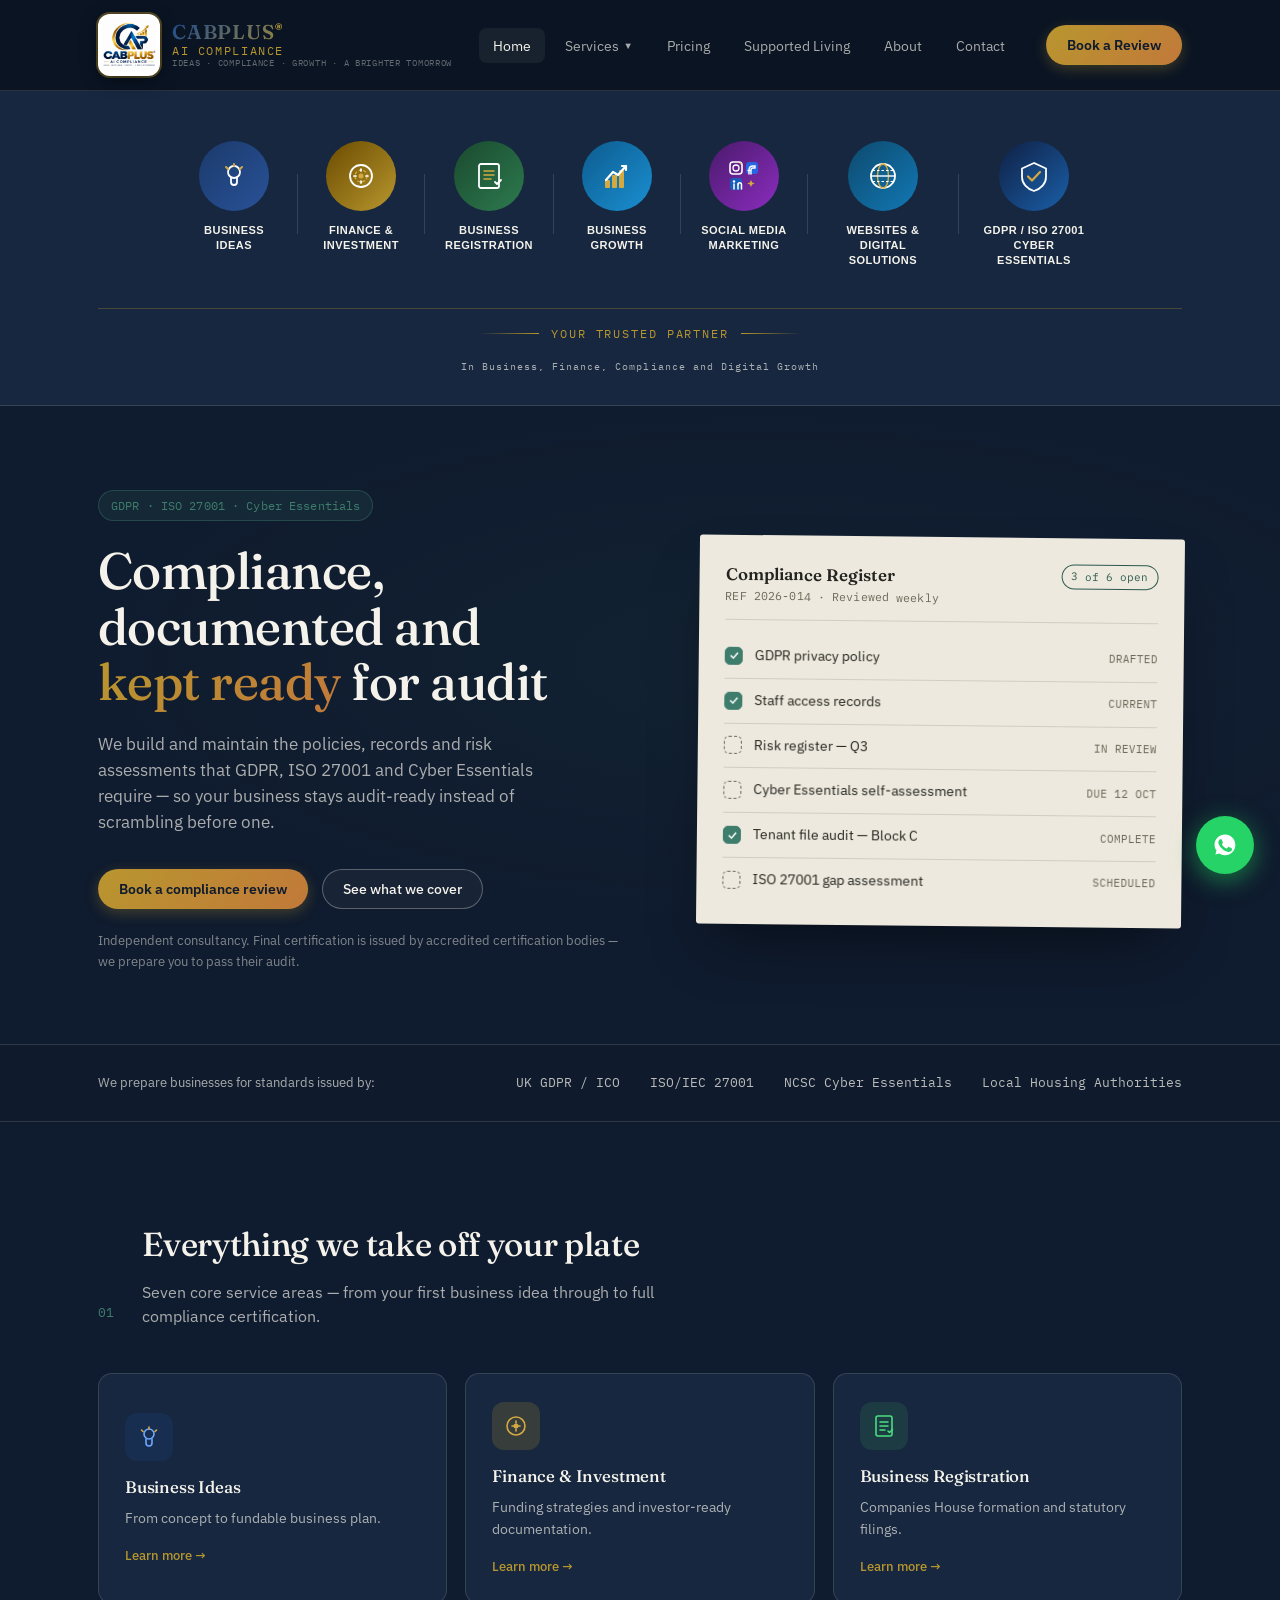
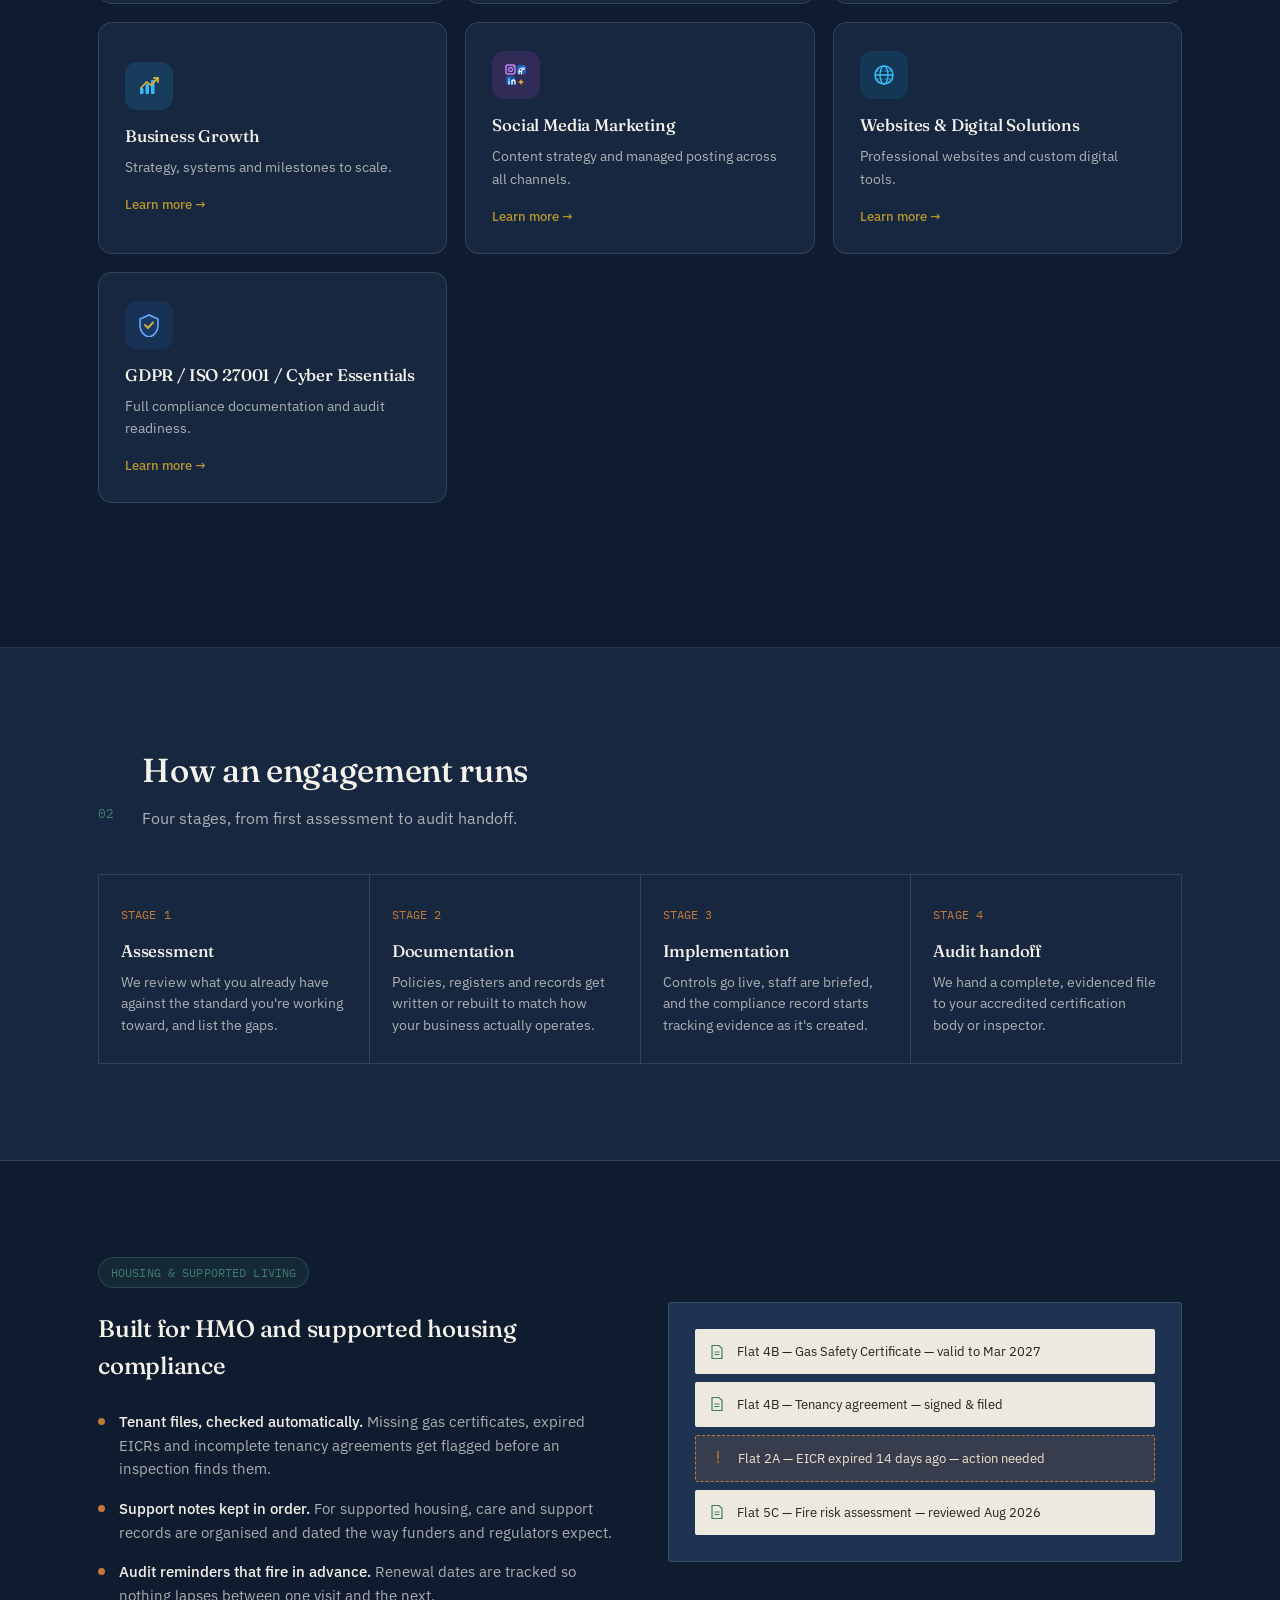
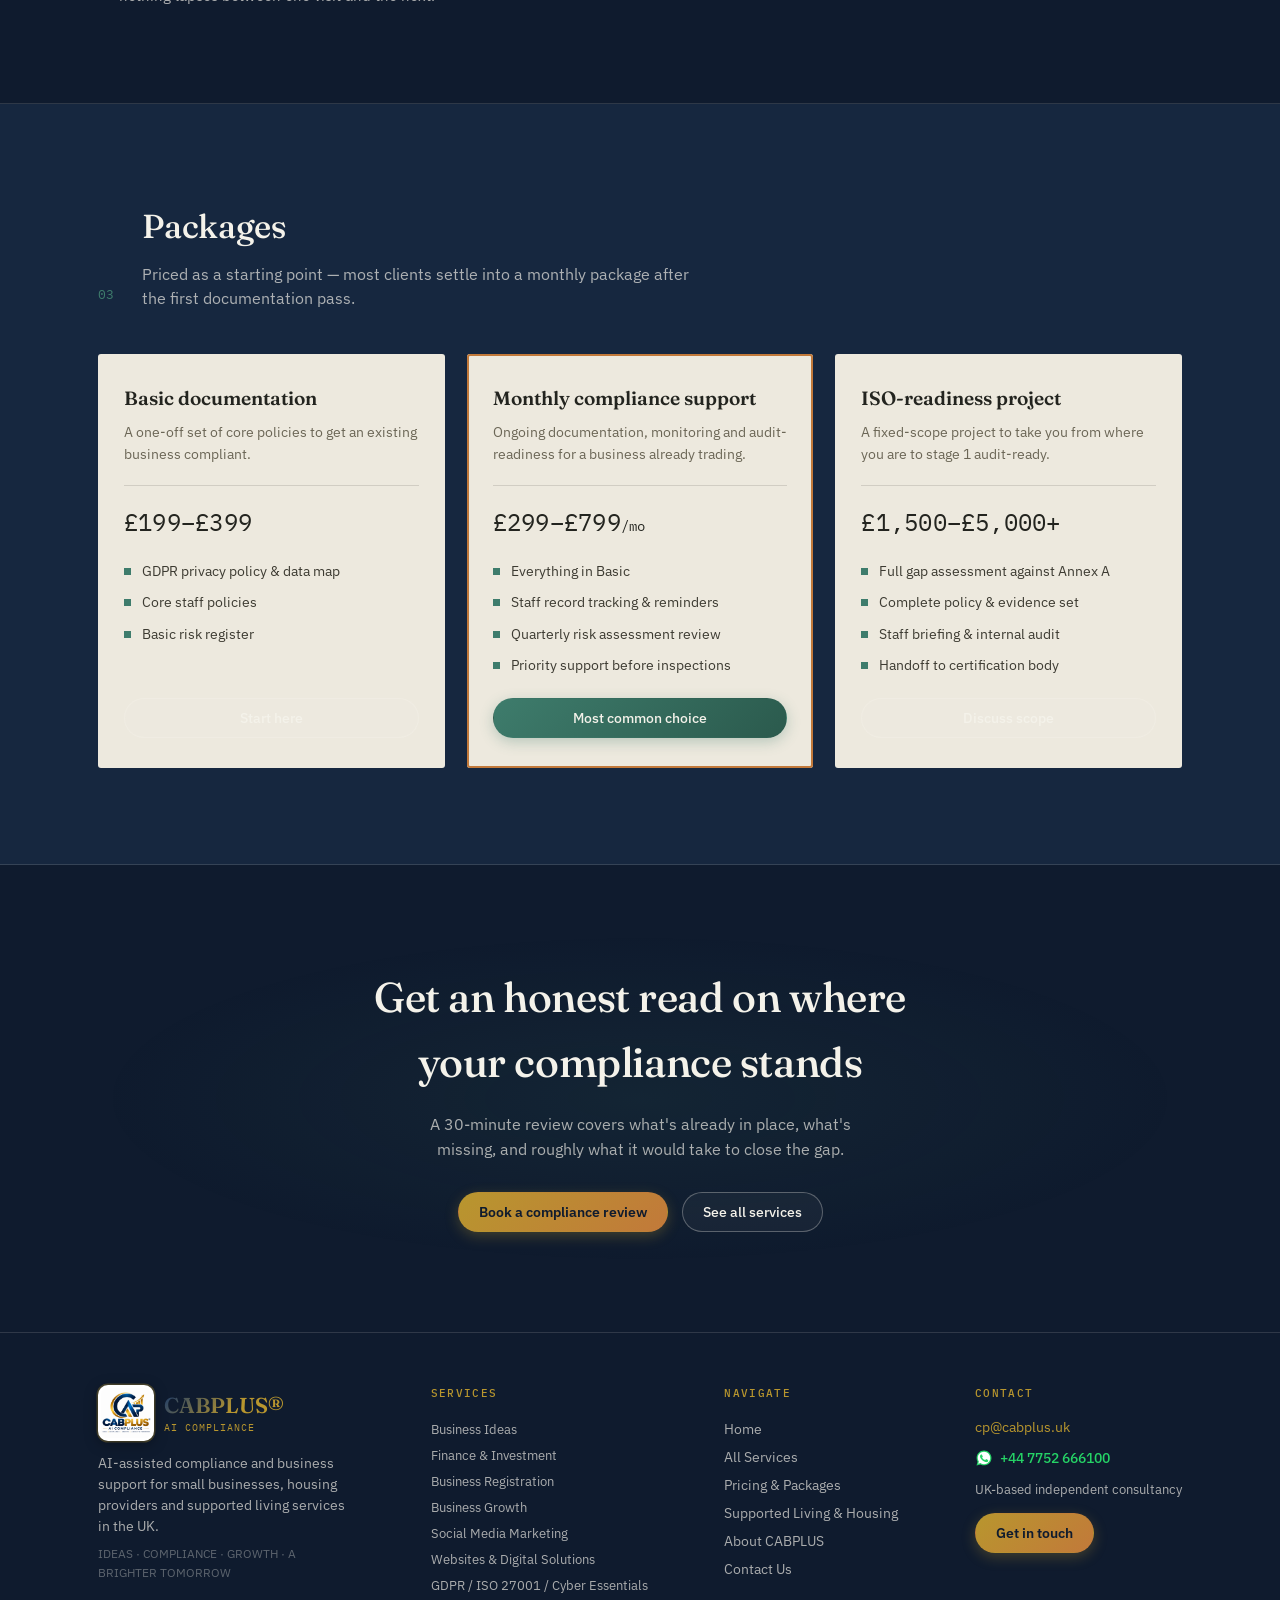
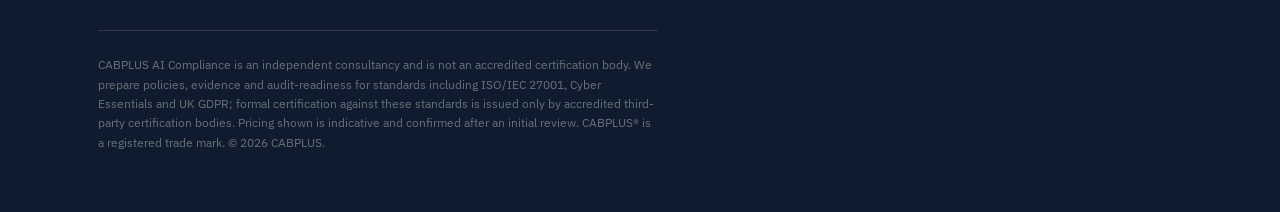
<file: cabolus full.html>
<!DOCTYPE html>
<html lang="en">

<head>
    <link rel="icon" type="image/png" href="cabplus-logo.png">
    <meta charset="UTF-8">
    <meta name="viewport" content="width=device-width, initial-scale=1.0">
    <title>CABPLUS AI Compliance — Business Ideas, Finance, Growth & Digital Solutions</title>
    <meta name="description"
        content="CABPLUS AI Compliance — Your trusted partner in Business Ideas, Finance & Investment, Business Registration, Growth, Social Media Marketing, Websites & Digital Solutions, GDPR, ISO 27001 and Cyber Essentials.">
    <link rel="preconnect" href="https://fonts.googleapis.com">
    <link rel="preconnect" href="https://fonts.gstatic.com" crossorigin>
    <link
        href="https://fonts.googleapis.com/css2?family=Fraunces:opsz,wght@9..144,400;9..144,500;9..144,600&family=IBM+Plex+Sans:wght@400;500;600&family=IBM+Plex+Mono:wght@400;500&display=swap"
        rel="stylesheet">
    <style>
        /* ============================================================
   CABPLUS AI Compliance — Full Design System v2.0
   ============================================================ */
        :root {
            --ink-900: #0F1B2E;
            --ink-800: #16273F;
            --ink-700: #1E3352;
            --ink-line: rgba(237, 233, 222, 0.14);
            --paper: #EDE9DE;
            --paper-line: rgba(35, 36, 31, 0.14);
            --paper-text: #23241F;
            --paper-muted: #6B6656;
            --teal: #3E7C6C;
            --teal-deep: #2B5A4D;
            --amber: #C2793A;
            --gold: #B8962E;
            --cream: #F4F2EA;
            --cream-muted: rgba(244, 242, 234, 0.68);
            --radius-doc: 3px;
            --radius-pill: 999px;
            --radius-card: 14px;
            --max: 1140px;
            --shadow-card: 0 8px 32px -8px rgba(0, 0, 0, 0.38);
        }

        * {
            box-sizing: border-box;
        }

        html {
            scroll-behavior: smooth;
        }

        body {
            margin: 0;
            background: var(--ink-900);
            color: var(--cream);
            font-family: 'IBM Plex Sans', system-ui, sans-serif;
            font-size: 16px;
            line-height: 1.55;
            -webkit-font-smoothing: antialiased;
        }

        img {
            max-width: 100%;
            display: block;
        }

        a {
            color: inherit;
            text-decoration: none;
        }

        h1,
        h2,
        h3,
        h4 {
            font-family: 'Fraunces', Georgia, serif;
            font-weight: 500;
            margin: 0;
            letter-spacing: -0.01em;
        }

        p {
            margin: 0;
        }

        ul {
            margin: 0;
            padding: 0;
            list-style: none;
        }

        .mono {
            font-family: 'IBM Plex Mono', monospace;
            letter-spacing: 0.01em;
        }

        .wrap {
            max-width: var(--max);
            margin: 0 auto;
            padding: 0 28px;
        }

        section {
            position: relative;
        }

        a:focus-visible,
        button:focus-visible {
            outline: 2px solid var(--teal);
            outline-offset: 3px;
        }

        @media(prefers-reduced-motion:reduce) {
            * {
                animation-duration: .001ms !important;
                transition-duration: .001ms !important;
            }
        }

        /* ====== PAGE SYSTEM ====== */
        .page {
            display: none;
        }

        .page.active {
            display: block;
        }

        /* ====== HEADER ====== */
        #site-header {
            position: sticky;
            top: 0;
            z-index: 100;
            background: rgba(11, 21, 36, 0.97);
            backdrop-filter: blur(14px);
            border-bottom: 1px solid var(--ink-line);
            transition: box-shadow .3s;
        }

        #site-header.scrolled {
            box-shadow: 0 4px 28px rgba(0, 0, 0, 0.45);
        }

        .navbar {
            display: flex;
            align-items: center;
            justify-content: space-between;
            padding: 14px 28px;
            max-width: var(--max);
            margin: 0 auto;
            gap: 20px;
        }

        /* LOGO */
        .logo-wrap {
            display: flex;
            align-items: center;
            gap: 12px;
            cursor: pointer;
            flex-shrink: 0;
            border: none;
            background: none;
            padding: 0;
        }

        .site-logo-img {
            width: 82px;
            height: 82px;
            object-fit: contain;
            border-radius: 12px;
            background: #ffffff;
            padding: 4px;
            box-shadow: 0 4px 18px rgba(0, 0, 0, 0.45), 0 0 0 2px rgba(184, 150, 46, 0.45);
            flex-shrink: 0;
            transition: transform .25s cubic-bezier(.34, 1.56, .64, 1), box-shadow .25s ease;
        }

        .logo-wrap:hover .site-logo-img {
            transform: translateY(-2px) scale(1.05);
            box-shadow: 0 8px 26px rgba(0, 0, 0, 0.55), 0 0 0 2px var(--gold);
        }

        .foot-logo-img {
            width: 72px;
            height: 72px;
            object-fit: contain;
            border-radius: 10px;
            background: #ffffff;
            padding: 3px;
            box-shadow: 0 3px 14px rgba(0, 0, 0, 0.35), 0 0 0 1.5px rgba(184, 150, 46, 0.35);
            flex-shrink: 0;
            transition: transform .2s ease;
        }

        .foot-logo-wrap:hover .foot-logo-img {
            transform: scale(1.04);
        }

        .logo-svg {
            width: 56px;
            height: 56px;
            flex-shrink: 0;
        }

        .logo-text {
            display: flex;
            flex-direction: column;
            line-height: 1;
            text-align: left;
        }

        .logo-brand {
            font-family: 'Fraunces', serif;
            font-size: 1.55rem;
            font-weight: 600;
            letter-spacing: 0.04em;
            background: linear-gradient(135deg, #1e4a8c 0%, #B8962E 55%, #d4aa40 100%);
            -webkit-background-clip: text;
            -webkit-text-fill-color: transparent;
            background-clip: text;
        }

        .logo-brand sup {
            font-size: .5em;
            vertical-align: super;
            -webkit-text-fill-color: var(--gold);
            color: var(--gold);
        }

        .logo-sub {
            font-family: 'IBM Plex Mono', monospace;
            font-size: .72rem; letter-spacing: .14em;
            color: var(--gold);
            margin-top: 3px;
        }

        .logo-tagline {
            font-family: 'IBM Plex Mono', monospace;
            font-size: .56rem; letter-spacing: .08em;
            color: rgba(244, 242, 234, .38);
            margin-top: 3px;
        }

        /* NAV */
        .nav-links {
            display: flex;
            gap: 6px;
            align-items: center;
        }

        .nav-links .nav-item {
            position: relative;
        }

        .nav-links .nav-btn {
            background: none;
            border: none;
            color: var(--cream-muted);
            font-size: .9rem;
            font-family: 'IBM Plex Sans', sans-serif;
            cursor: pointer;
            padding: 8px 14px;
            border-radius: 8px;
            transition: color .15s, background .15s;
            white-space: nowrap;
            display: flex;
            align-items: center;
            gap: 4px;
        }

        .nav-links .nav-btn:hover,
        .nav-links .nav-btn.active {
            color: var(--cream);
            background: rgba(244, 242, 234, .06);
        }

        .nav-links .nav-btn .caret {
            font-size: .65em;
            transition: transform .2s;
        }

        .nav-item:hover .caret {
            transform: rotate(180deg);
        }

        /* DROPDOWN */
        .dropdown {
            display: none;
            position: absolute;
            top: calc(100% + 8px);
            left: 0;
            background: var(--ink-800);
            border: 1px solid var(--ink-line);
            border-radius: 12px;
            padding: 10px 0;
            min-width: 230px;
            box-shadow: 0 16px 48px rgba(0, 0, 0, .5);
            z-index: 300;
        }

        .nav-item:hover .dropdown {
            display: block;
        }

        .dropdown-item {
            display: block;
            width: 100%;
            padding: 10px 18px;
            font-size: .88rem;
            color: var(--cream-muted);
            background: none;
            border: none;
            cursor: pointer;
            text-align: left;
            font-family: 'IBM Plex Sans', sans-serif;
            transition: background .15s, color .15s;
        }

        .dropdown-item:hover {
            background: rgba(244, 242, 234, .06);
            color: var(--cream);
        }

        /* BUTTONS */
        .btn {
            display: inline-flex;
            align-items: center;
            gap: 8px;
            padding: 10px 20px;
            border-radius: var(--radius-pill);
            font-size: .88rem;
            font-weight: 500;
            cursor: pointer;
            border: 1px solid transparent;
            transition: all .18s ease;
            white-space: nowrap;
            font-family: 'IBM Plex Sans', sans-serif;
        }

        .btn-primary {
            background: linear-gradient(135deg, var(--teal), var(--teal-deep));
            color: #F4F2EA;
            box-shadow: 0 4px 14px rgba(62, 124, 108, .3);
        }

        .btn-primary:hover {
            transform: translateY(-1px);
            box-shadow: 0 6px 20px rgba(62, 124, 108, .4);
        }

        .btn-gold {
            background: linear-gradient(135deg, var(--gold), var(--amber));
            color: #0F1B2E;
            font-weight: 600;
            box-shadow: 0 4px 14px rgba(184, 150, 46, .3);
        }

        .btn-gold:hover {
            transform: translateY(-1px);
            box-shadow: 0 6px 20px rgba(184, 150, 46, .45);
        }

        .btn-ghost {
            border-color: rgba(244, 242, 234, .3);
            color: var(--cream);
            background: rgba(244, 242, 234, .04);
        }

        .btn-ghost:hover {
            border-color: var(--cream);
            background: rgba(244, 242, 234, .08);
        }

        /* MOBILE */
        .menu-toggle {
            display: none;
            background: none;
            border: none;
            color: var(--cream);
            font-size: 1.5rem;
            cursor: pointer;
            padding: 4px;
        }

        .mobile-nav {
            display: none;
            flex-direction: column;
            background: rgba(11, 21, 36, .99);
            border-top: 1px solid var(--ink-line);
            padding: 10px 28px 18px;
        }

        .mobile-nav.open {
            display: flex;
        }

        .mobile-nav-item {
            padding: 12px 0;
            border-bottom: 1px solid var(--ink-line);
            color: var(--cream-muted);
            font-size: .95rem;
            background: none;
            border-right: none;
            border-left: none;
            border-top: none;
            cursor: pointer;
            text-align: left;
            font-family: 'IBM Plex Sans', sans-serif;
            width: 100%;
            transition: color .15s;
        }

        .mobile-nav-item:hover {
            color: var(--cream);
        }

        .mobile-subnav {
            padding-left: 16px;
        }

        .mobile-subnav .mobile-nav-item {
            font-size: .86rem;
            border-color: rgba(237, 233, 222, .07);
        }

        /* ====== SERVICES BAR ====== */
        .services-bar {
            background: var(--ink-800);
            border-bottom: 1px solid var(--ink-line);
            padding: 36px 0 30px;
        }

        .services-bar-inner {
            display: flex;
            align-items: flex-start;
            justify-content: center;
            gap: 6px;
            flex-wrap: wrap;
        }

        .site-logo-img { width: 62px; height: 62px; }
            .foot-logo-img { width: 56px; height: 56px; }
            .logo-brand { font-size: 1.25rem; }
            .svc-icon-card {
            display: flex;
            flex-direction: column;
            align-items: center;
            gap: 12px;
            padding: 14px 10px;
            border-radius: var(--radius-card);
            cursor: pointer;
            transition: transform .22s cubic-bezier(.34, 1.56, .64, 1), box-shadow .22s;
            min-width: 106px;
            max-width: 130px;
            text-align: center;
            background: none;
            border: none;
            color: var(--cream);
        }

        .svc-icon-card:hover {
            transform: translateY(-6px) scale(1.04);
            box-shadow: 0 12px 32px rgba(0, 0, 0, .45);
        }

        .svc-icon-circle {
            width: 70px;
            height: 70px;
            border-radius: 50%;
            display: flex;
            align-items: center;
            justify-content: center;
            flex-shrink: 0;
            position: relative;
            overflow: hidden;
            transition: box-shadow .2s;
        }

        .svc-icon-card:hover .svc-icon-circle {
            box-shadow: 0 0 0 4px rgba(184, 150, 46, .35);
        }

        .svc-icon-circle svg {
            z-index: 1;
            position: relative;
        }

        .svc-icon-label {
            font-size: .69rem;
            font-weight: 600;
            letter-spacing: .04em;
            text-transform: uppercase;
            color: var(--cream);
            line-height: 1.35;
        }

        .svc-divider {
            width: 1px;
            height: 60px;
            background: var(--ink-line);
            align-self: center;
            margin: 0 4px;
            flex-shrink: 0;
        }

        .trusted-bar {
            border-top: 1px solid rgba(184, 150, 46, .3);
            margin-top: 26px;
            padding-top: 16px;
            display: flex;
            align-items: center;
            justify-content: center;
            gap: 12px;
            flex-wrap: wrap;
        }

        .trusted-bar-line {
            width: 60px;
            height: 1px;
            background: linear-gradient(90deg, transparent, var(--gold));
        }

        .trusted-bar-line.right {
            background: linear-gradient(90deg, var(--gold), transparent);
        }

        .trusted-bar-text {
            font-family: 'IBM Plex Mono', monospace;
            font-size: .74rem;
            letter-spacing: .16em;
            color: var(--gold);
            text-transform: uppercase;
        }

        .trusted-bar-sub {
            width: 100%;
            text-align: center;
            font-family: 'IBM Plex Mono', monospace;
            font-size: .64rem;
            letter-spacing: .1em;
            color: var(--cream-muted);
            margin-top: 4px;
        }

        /* ====== PAGE HERO ====== */
        .page-hero {
            padding: 72px 0 60px;
            background: radial-gradient(ellipse 80% 60% at 50% 50%, rgba(62, 124, 108, .08) 0%, transparent 70%);
            border-bottom: 1px solid var(--ink-line);
            text-align: center;
        }

        .page-hero .kicker {
            margin-bottom: 16px;
        }

        .page-hero h1 {
            font-size: clamp(2rem, 4vw, 3rem);
        }

        .page-hero .lead {
            margin-top: 18px;
            max-width: 52ch;
            margin-left: auto;
            margin-right: auto;
            color: var(--cream-muted);
            font-size: 1.05rem;
        }

        /* ====== HERO ====== */
        .hero {
            padding: 84px 0 72px;
            border-bottom: 1px solid var(--ink-line);
            background: radial-gradient(ellipse 80% 60% at 60% 40%, rgba(62, 124, 108, .07) 0%, transparent 70%);
        }

        .hero-grid {
            display: grid;
            grid-template-columns: 1.05fr .95fr;
            gap: 64px;
            align-items: center;
        }

        .kicker {
            font-family: 'IBM Plex Mono', monospace;
            font-size: .78rem;
            color: var(--teal);
            background: rgba(62, 124, 108, .14);
            border: 1px solid rgba(62, 124, 108, .4);
            padding: 5px 12px;
            border-radius: var(--radius-pill);
            display: inline-block;
            margin-bottom: 22px;
        }

        .hero h1 {
            font-size: clamp(2.1rem, 4vw, 3.35rem);
            line-height: 1.08;
            max-width: 14ch;
        }

        .highlight {
            background: linear-gradient(135deg, var(--gold), var(--amber));
            -webkit-background-clip: text;
            -webkit-text-fill-color: transparent;
            background-clip: text;
        }

        .hero p.lead {
            margin-top: 22px;
            max-width: 46ch;
            font-size: 1.05rem;
            color: var(--cream-muted);
        }

        .hero-ctas {
            margin-top: 34px;
            display: flex;
            gap: 14px;
            flex-wrap: wrap;
        }

        .hero-note {
            margin-top: 22px;
            font-size: .82rem;
            color: rgba(244, 242, 234, .5);
        }

        /* LEDGER */
        .ledger {
            background: var(--paper);
            color: var(--paper-text);
            border-radius: var(--radius-doc);
            padding: 26px 26px 22px;
            box-shadow: 0 30px 60px -20px rgba(0, 0, 0, .5);
            transform: rotate(.6deg);
        }

        .ledger-head {
            display: flex;
            justify-content: space-between;
            align-items: flex-start;
            border-bottom: 1px solid var(--paper-line);
            padding-bottom: 14px;
            margin-bottom: 14px;
        }

        .ledger-title {
            font-family: 'Fraunces', serif;
            font-size: 1.05rem;
            font-weight: 600;
        }

        .ledger-ref {
            font-family: 'IBM Plex Mono', monospace;
            font-size: .72rem;
            color: var(--paper-muted);
        }

        .ledger-status {
            font-family: 'IBM Plex Mono', monospace;
            font-size: .68rem;
            color: var(--teal-deep);
            border: 1px solid var(--teal-deep);
            padding: 3px 9px;
            border-radius: var(--radius-pill);
            white-space: nowrap;
        }

        .ledger-row {
            display: flex;
            align-items: center;
            gap: 12px;
            padding: 11px 0;
            border-bottom: 1px solid var(--paper-line);
            opacity: 0;
            animation: rowIn .5s ease forwards;
        }

        .ledger-row:last-child {
            border-bottom: none;
        }

        .ledger-row:nth-child(2) {
            animation-delay: .15s;
        }

        .ledger-row:nth-child(3) {
            animation-delay: .5s;
        }

        .ledger-row:nth-child(4) {
            animation-delay: .85s;
        }

        .ledger-row:nth-child(5) {
            animation-delay: 1.2s;
        }

        .ledger-row:nth-child(6) {
            animation-delay: 1.55s;
        }

        @keyframes rowIn {
            from {
                opacity: 0;
                transform: translateY(4px);
            }

            to {
                opacity: 1;
                transform: translateY(0);
            }
        }

        .check {
            width: 18px;
            height: 18px;
            border-radius: 5px;
            border: 1.4px solid var(--paper-muted);
            display: flex;
            align-items: center;
            justify-content: center;
            flex-shrink: 0;
        }

        .check.done {
            background: var(--teal);
            border-color: var(--teal);
            color: #fff;
        }

        .check.pending {
            border-style: dashed;
        }

        .check svg {
            width: 11px;
            height: 11px;
        }

        .ledger-label {
            flex: 1;
            font-size: .88rem;
        }

        .ledger-tag {
            font-family: 'IBM Plex Mono', monospace;
            font-size: .68rem;
            color: var(--paper-muted);
        }

        /* TRUST */
        .trust {
            padding: 28px 0;
            border-bottom: 1px solid var(--ink-line);
            background: rgba(15, 27, 46, .6);
        }

        .trust .wrap {
            display: flex;
            align-items: center;
            gap: 34px;
            flex-wrap: wrap;
            justify-content: space-between;
        }

        .trust-label {
            font-size: .8rem;
            color: var(--cream-muted);
            flex-shrink: 0;
        }

        .trust-items {
            display: flex;
            gap: 30px;
            flex-wrap: wrap;
        }

        .trust-item {
            font-family: 'IBM Plex Mono', monospace;
            font-size: .82rem;
            color: rgba(244, 242, 234, .75);
        }

        /* SECTION HEAD */
        .section-head {
            display: grid;
            grid-template-columns: auto 1fr;
            gap: 28px;
            align-items: end;
            margin-bottom: 44px;
        }

        .section-num {
            font-family: 'IBM Plex Mono', monospace;
            font-size: .8rem;
            color: var(--teal);
            padding-bottom: 6px;
        }

        .section-head h2 {
            font-size: clamp(1.6rem, 2.6vw, 2.1rem);
        }

        .section-head p {
            color: var(--cream-muted);
            max-width: 56ch;
            margin-top: 10px;
            font-size: .98rem;
        }

        /* SERVICES FULL */
        .services-full {
            padding: 96px 0;
            border-bottom: 1px solid var(--ink-line);
        }

        .svc-cards {
            display: grid;
            grid-template-columns: repeat(auto-fill, minmax(300px, 1fr));
            gap: 18px;
            margin-bottom: 48px;
        }

        .svc-card {
            background: var(--ink-800);
            border: 1px solid var(--ink-line);
            border-radius: var(--radius-card);
            padding: 28px 26px;
            transition: transform .2s, border-color .2s, box-shadow .2s;
            position: relative;
            overflow: hidden;
            cursor: pointer;
            display: block;
            width: 100%;
            text-align: left;
            color: var(--cream);
            font-family: 'IBM Plex Sans', sans-serif;
        }

        .svc-card::before {
            content: '';
            position: absolute;
            top: 0;
            left: 0;
            right: 0;
            height: 3px;
            opacity: 0;
            transition: opacity .2s;
        }

        .svc-card:hover {
            transform: translateY(-4px);
            border-color: rgba(184, 150, 46, .3);
            box-shadow: 0 16px 40px rgba(0, 0, 0, .3);
        }

        .svc-card:hover::before {
            opacity: 1;
        }

        .svc-card-1::before {
            background: linear-gradient(90deg, #1a3a6b, #2a5298);
        }

        .svc-card-2::before {
            background: linear-gradient(90deg, #7a5c00, #b8962e);
        }

        .svc-card-3::before {
            background: linear-gradient(90deg, #1a4a2e, #2d7a4f);
        }

        .svc-card-4::before {
            background: linear-gradient(90deg, #0d5c8f, #1a8fd1);
        }

        .svc-card-5::before {
            background: linear-gradient(90deg, #5c1a6b, #9b3dbf);
        }

        .svc-card-6::before {
            background: linear-gradient(90deg, #0d4a6e, #1278b4);
        }

        .svc-card-7::before {
            background: linear-gradient(90deg, #1a3c6b, #1a5fa8);
        }

        .svc-card-icon {
            width: 48px;
            height: 48px;
            border-radius: 12px;
            display: flex;
            align-items: center;
            justify-content: center;
            margin-bottom: 16px;
        }

        .svc-card-1 .svc-card-icon {
            background: rgba(26, 58, 107, .4);
        }

        .svc-card-2 .svc-card-icon {
            background: rgba(184, 150, 46, .2);
        }

        .svc-card-3 .svc-card-icon {
            background: rgba(45, 122, 79, .25);
        }

        .svc-card-4 .svc-card-icon {
            background: rgba(26, 143, 209, .2);
        }

        .svc-card-5 .svc-card-icon {
            background: rgba(155, 61, 191, .2);
        }

        .svc-card-6 .svc-card-icon {
            background: rgba(18, 120, 180, .2);
        }

        .svc-card-7 .svc-card-icon {
            background: rgba(26, 95, 168, .2);
        }

        .svc-card h3 {
            font-size: 1.05rem;
            font-weight: 500;
            margin-bottom: 10px;
        }

        .svc-card p {
            font-size: .89rem;
            color: var(--cream-muted);
            line-height: 1.6;
        }

        .svc-card-link {
            display: inline-block;
            margin-top: 16px;
            font-size: .84rem;
            color: var(--gold);
            font-weight: 500;
        }

        .svc-card:hover .svc-card-link {
            color: var(--amber);
        }

        /* COMPLIANCE REGISTER */
        .register {
            border-top: 1px solid var(--ink-line);
        }

        .reg-row {
            display: grid;
            grid-template-columns: 64px 1fr 1.4fr;
            gap: 24px;
            padding: 22px 0;
            border-bottom: 1px solid var(--ink-line);
            align-items: baseline;
            transition: background .15s;
        }

        .reg-row:hover {
            background: rgba(244, 242, 234, .02);
        }

        .reg-num {
            font-family: 'IBM Plex Mono', monospace;
            color: var(--teal);
            font-size: .85rem;
        }

        .reg-name {
            font-family: 'Fraunces', serif;
            font-size: 1.12rem;
            font-weight: 500;
        }

        .reg-desc {
            color: var(--cream-muted);
            font-size: .93rem;
        }

        /* PROCESS */
        .process {
            padding: 96px 0;
            border-bottom: 1px solid var(--ink-line);
            background: var(--ink-800);
        }

        .steps {
            display: grid;
            grid-template-columns: repeat(4, 1fr);
            gap: 0;
            border-top: 1px solid var(--ink-line);
            border-left: 1px solid var(--ink-line);
        }

        .step {
            padding: 26px 22px;
            border-right: 1px solid var(--ink-line);
            border-bottom: 1px solid var(--ink-line);
            transition: background .2s;
        }

        .step:hover {
            background: rgba(244, 242, 234, .02);
        }

        .step-num {
            font-family: 'IBM Plex Mono', monospace;
            font-size: .78rem;
            color: var(--amber);
        }

        .step h3 {
            font-size: 1.05rem;
            margin-top: 12px;
            font-weight: 500;
        }

        .step p {
            margin-top: 8px;
            font-size: .87rem;
            color: var(--cream-muted);
        }

        /* HOUSING */
        .housing {
            padding: 96px 0;
            border-bottom: 1px solid var(--ink-line);
        }

        .housing-grid {
            display: grid;
            grid-template-columns: 1fr 1fr;
            gap: 56px;
            align-items: center;
        }

        .housing-list {
            margin-top: 26px;
            display: flex;
            flex-direction: column;
            gap: 16px;
        }

        .housing-item {
            display: flex;
            gap: 14px;
            align-items: flex-start;
        }

        .dot {
            width: 7px;
            height: 7px;
            border-radius: 50%;
            background: var(--amber);
            margin-top: 8px;
            flex-shrink: 0;
        }

        .housing-item p {
            font-size: .95rem;
            color: var(--cream-muted);
        }

        .housing-item strong {
            color: var(--cream);
            font-weight: 500;
        }

        .file-illustration {
            background: var(--ink-700);
            border: 1px solid var(--ink-line);
            border-radius: var(--radius-doc);
            padding: 26px;
        }

        .file-row {
            display: flex;
            align-items: center;
            gap: 12px;
            padding: 12px 14px;
            background: var(--paper);
            color: var(--paper-text);
            border-radius: 2px;
            margin-bottom: 8px;
            font-size: .84rem;
        }

        .file-row.flag {
            background: rgba(194, 121, 58, .16);
            color: #F4E3D0;
            border: 1px dashed var(--amber);
        }

        .file-row:last-child {
            margin-bottom: 0;
        }

        .file-icon {
            width: 16px;
            height: 16px;
            flex-shrink: 0;
        }

        /* PRICING */
        .pricing {
            padding: 96px 0;
            border-bottom: 1px solid var(--ink-line);
            background: var(--ink-800);
        }

        .plans {
            display: grid;
            grid-template-columns: repeat(3, 1fr);
            gap: 22px;
        }

        .plan {
            background: var(--paper);
            color: var(--paper-text);
            border-radius: var(--radius-doc);
            padding: 30px 26px;
            display: flex;
            flex-direction: column;
            transition: transform .2s, box-shadow .2s;
        }

        .plan:hover {
            transform: translateY(-4px);
            box-shadow: var(--shadow-card);
        }

        .plan-name {
            font-family: 'Fraunces', serif;
            font-size: 1.2rem;
            font-weight: 600;
        }

        .plan-desc {
            font-size: .86rem;
            color: var(--paper-muted);
            margin-top: 8px;
            min-height: 42px;
        }

        .plan-price {
            font-family: 'IBM Plex Mono', monospace;
            font-size: 1.5rem;
            margin-top: 20px;
            padding-top: 18px;
            border-top: 1px solid var(--paper-line);
        }

        .plan ul {
            list-style: none;
            padding: 0;
            margin: 20px 0 0;
            display: flex;
            flex-direction: column;
            gap: 10px;
            flex: 1;
        }

        .plan li {
            font-size: .86rem;
            padding-left: 18px;
            position: relative;
            color: #3D3B32;
        }

        .plan li::before {
            content: "";
            position: absolute;
            left: 0;
            top: 7px;
            width: 7px;
            height: 7px;
            background: var(--teal);
        }

        .plan .btn {
            margin-top: 22px;
            justify-content: center;
            width: 100%;
        }

        .plan.featured {
            outline: 2px solid var(--amber);
            outline-offset: -2px;
        }

        /* ABOUT */
        .about {
            padding: 96px 0;
            border-bottom: 1px solid var(--ink-line);
        }

        .about-grid {
            display: grid;
            grid-template-columns: 1fr 1fr;
            gap: 64px;
        }

        .about p {
            color: var(--cream-muted);
            font-size: 1rem;
            max-width: 52ch;
        }

        .about p+p {
            margin-top: 16px;
        }

        .about-stats {
            display: flex;
            flex-direction: column;
            gap: 26px;
        }

        .stat {
            border-top: 1px solid var(--ink-line);
            padding-top: 14px;
        }

        .stat-num {
            font-family: 'Fraunces', serif;
            font-size: 2rem;
        }

        .stat-label {
            font-size: .85rem;
            color: var(--cream-muted);
            margin-top: 4px;
        }

        /* CTA */
        .cta-final {
            padding: 100px 0;
            text-align: center;
            background: radial-gradient(ellipse 60% 50% at 50% 50%, rgba(62, 124, 108, .1) 0%, transparent 70%);
        }

        .cta-final h2 {
            font-size: clamp(1.8rem, 3.4vw, 2.6rem);
            max-width: 22ch;
            margin: 0 auto;
        }

        .cta-final p {
            color: var(--cream-muted);
            margin: 18px auto 30px;
            max-width: 44ch;
        }

        .cta-final .hero-ctas {
            justify-content: center;
        }

        /* ====== SERVICE PAGE ====== */
        .service-page-hero {
            padding: 0;
            border-bottom: 1px solid var(--ink-line);
            background: linear-gradient(180deg, var(--ink-800) 0%, var(--ink-900) 100%);
        }

        .service-hero-inner {
            display: grid;
            grid-template-columns: auto 1fr;
            gap: 48px;
            align-items: center;
            padding-top: 64px;
            padding-bottom: 64px;
        }

        .svc-icon-circle--large {
            width: 100px;
            height: 100px;
        }

        .svc-icon-circle--large svg {
            width: 48px;
            height: 48px;
        }

        .service-hero-text h1 {
            font-size: clamp(1.8rem, 3vw, 2.6rem);
        }

        .service-hero-text .lead {
            margin-top: 14px;
            color: var(--cream-muted);
            font-size: 1.02rem;
            max-width: 50ch;
        }

        .service-hero-text .btn {
            margin-top: 22px;
        }

        .breadcrumb {
            font-size: .82rem;
            color: var(--cream-muted);
            margin-bottom: 16px;
        }

        .breadcrumb button {
            background: none;
            border: none;
            color: var(--cream-muted);
            cursor: pointer;
            font-family: 'IBM Plex Sans', sans-serif;
            font-size: .82rem;
            padding: 0;
        }

        .breadcrumb button:hover {
            color: var(--gold);
        }

        .service-content-section {
            padding: 64px 0;
        }

        .service-content-grid {
            display: grid;
            grid-template-columns: 1fr 340px;
            gap: 48px;
            align-items: start;
        }

        .service-main-content h2 {
            font-size: clamp(1.3rem, 2.2vw, 1.8rem);
            margin-bottom: 14px;
            margin-top: 30px;
            color: var(--cream);
        }

        .service-main-content h2:first-child {
            margin-top: 0;
        }

        .service-main-content h3 {
            font-size: 1.05rem;
            margin-bottom: 10px;
            margin-top: 24px;
            color: var(--gold);
            font-family: 'Fraunces', serif;
            font-weight: 500;
        }

        .service-main-content p {
            color: var(--cream-muted);
            margin-bottom: 14px;
            font-size: .97rem;
            line-height: 1.65;
        }

        .service-main-content ul {
            list-style: none;
            padding: 0;
            margin: 0 0 16px;
        }

        .service-main-content ul li {
            padding: 9px 0 9px 24px;
            position: relative;
            color: var(--cream-muted);
            font-size: .95rem;
            border-bottom: 1px solid var(--ink-line);
        }

        .service-main-content ul li::before {
            content: "";
            position: absolute;
            left: 0;
            top: 18px;
            width: 7px;
            height: 7px;
            background: var(--gold);
            border-radius: 50%;
        }

        .sidebar-card {
            background: var(--ink-800);
            border: 1px solid var(--ink-line);
            border-radius: var(--radius-card);
            padding: 24px;
            margin-bottom: 18px;
        }

        .sidebar-card h4 {
            font-family: 'IBM Plex Mono', monospace;
            font-size: .7rem;
            letter-spacing: .12em;
            color: var(--gold);
            text-transform: uppercase;
            margin: 0 0 16px;
        }

        .sidebar-service-list {
            list-style: none;
            padding: 0;
            margin: 0;
        }

        .sidebar-service-list li {
            border-bottom: 1px solid var(--ink-line);
        }

        .sidebar-service-list li:last-child {
            border-bottom: none;
        }

        .sidebar-service-list li button {
            display: block;
            width: 100%;
            padding: 10px 0;
            font-size: .88rem;
            color: var(--cream-muted);
            background: none;
            border: none;
            cursor: pointer;
            text-align: left;
            font-family: 'IBM Plex Sans', sans-serif;
            transition: color .15s, padding-left .15s;
        }

        .sidebar-service-list li button:hover,
        .sidebar-service-list li.active button {
            color: var(--gold);
            padding-left: 8px;
        }

        .sidebar-cta {
            background: linear-gradient(135deg, rgba(184, 150, 46, .12), rgba(194, 121, 58, .08));
            border-color: rgba(184, 150, 46, .25);
        }

        .sidebar-cta p {
            font-size: .86rem;
            color: var(--cream-muted);
            margin-top: 6px;
        }

        .other-services {
            padding: 64px 0;
            border-top: 1px solid var(--ink-line);
            background: var(--ink-800);
        }

        .other-services-title {
            font-size: clamp(1.3rem, 2vw, 1.7rem);
            margin-bottom: 32px;
            text-align: center;
        }

        /* ====== CONTACT ====== */
        .contact-section {
            padding: 64px 0;
        }

        .contact-grid {
            display: grid;
            grid-template-columns: 1fr 360px;
            gap: 48px;
            align-items: start;
        }

        .contact-form-wrap {
            background: var(--ink-800);
            border: 1px solid var(--ink-line);
            border-radius: var(--radius-card);
            padding: 36px;
        }

        .form-group {
            margin-bottom: 22px;
        }

        .form-row-2 {
            display: grid;
            grid-template-columns: 1fr 1fr;
            gap: 20px;
            margin-bottom: 22px;
        }

        .form-group label,
        .form-row-2 .form-group label {
            display: block;
            font-size: .86rem;
            color: var(--cream-muted);
            margin-bottom: 7px;
            font-weight: 500;
        }

        .req {
            color: var(--amber);
        }

        .form-group input,
        .form-group select,
        .form-group textarea {
            width: 100%;
            padding: 12px 16px;
            background: var(--ink-700);
            border: 1px solid var(--ink-line);
            border-radius: 8px;
            color: var(--cream);
            font-size: .92rem;
            font-family: 'IBM Plex Sans', sans-serif;
            transition: border-color .15s, box-shadow .15s;
        }

        .form-group input:focus,
        .form-group select:focus,
        .form-group textarea:focus {
            outline: none;
            border-color: var(--gold);
            box-shadow: 0 0 0 3px rgba(184, 150, 46, .15);
        }

        .form-group select option {
            background: var(--ink-800);
        }

        .form-group textarea {
            resize: vertical;
            min-height: 140px;
        }

        .form-success {
            text-align: center;
            padding: 40px 20px;
        }

        .form-success-icon {
            width: 64px;
            height: 64px;
            border-radius: 50%;
            background: rgba(62, 124, 108, .2);
            display: flex;
            align-items: center;
            justify-content: center;
            margin: 0 auto 20px;
        }

        .form-success h3 {
            font-size: 1.4rem;
            margin-bottom: 10px;
        }

        .form-success p {
            color: var(--cream-muted);
        }

        .contact-info {
            display: flex;
            flex-direction: column;
            gap: 18px;
        }

        .contact-info-card {
            background: var(--ink-800);
            border: 1px solid var(--ink-line);
            border-radius: var(--radius-card);
            padding: 24px;
        }

        .contact-info-card h4 {
            font-family: 'IBM Plex Mono', monospace;
            font-size: .7rem;
            letter-spacing: .12em;
            color: var(--gold);
            text-transform: uppercase;
            margin: 0 0 12px;
        }

        .contact-steps-list {
            list-style: none;
            padding: 0;
            margin: 0;
            display: flex;
            flex-direction: column;
            gap: 10px;
            counter-reset: step;
        }

        .contact-steps-list li {
            font-size: .88rem;
            color: var(--cream-muted);
            padding-left: 26px;
            position: relative;
            counter-increment: step;
        }

        .contact-steps-list li::before {
            content: counter(step);
            position: absolute;
            left: 0;
            top: -1px;
            font-family: 'IBM Plex Mono', monospace;
            font-size: .75rem;
            color: var(--gold);
            font-weight: 600;
            width: 18px;
            height: 18px;
            border: 1px solid rgba(184, 150, 46, .4);
            border-radius: 50%;
            display: flex;
            align-items: center;
            justify-content: center;
            text-align: center;
            line-height: 18px;
        }

        /* ====== ABOUT PAGE ====== */
        .about-page-section {
            padding: 64px 0 96px;
        }

        .about-values {
            display: grid;
            grid-template-columns: repeat(auto-fill, minmax(240px, 1fr));
            gap: 20px;
            margin-top: 48px;
        }

        .value-card {
            background: var(--ink-800);
            border: 1px solid var(--ink-line);
            border-radius: var(--radius-card);
            padding: 28px 24px;
        }

        .value-card-num {
            font-family: 'IBM Plex Mono', monospace;
            font-size: .75rem;
            color: var(--gold);
            margin-bottom: 12px;
        }

        .value-card h3 {
            font-size: 1rem;
            font-weight: 500;
            margin-bottom: 10px;
        }

        .value-card p {
            font-size: .87rem;
            color: var(--cream-muted);
        }

        /* ====== FOOTER ====== */
        #site-footer {
            border-top: 1px solid var(--ink-line);
            padding: 52px 0 60px;
            background: var(--ink-900);
        }

        .foot-grid {
            display: flex;
            justify-content: space-between;
            gap: 40px;
            flex-wrap: wrap;
            align-items: flex-start;
        }

        .foot-brand {
            max-width: 32ch;
            font-size: .85rem;
            color: var(--cream-muted);
        }

        .foot-logo-wrap {
            display: flex;
            align-items: center;
            gap: 10px;
            margin-bottom: 12px;
            cursor: pointer;
            background: none;
            border: none;
            color: var(--cream);
            padding: 0;
        }

        .foot-logo-svg {
            width: 42px;
            height: 42px;
        }

        .foot-brand-name {
            font-family: 'Fraunces', serif;
            font-size: 1.35rem; font-weight: 600; background: linear-gradient(135deg, #1a3a6b 0%, #B8962E 60%);
            -webkit-background-clip: text;
            -webkit-text-fill-color: transparent;
            background-clip: text;
        }

        .foot-brand-sub {
            font-family: 'IBM Plex Mono', monospace;
            font-size: .6rem;
            letter-spacing: .1em;
            color: var(--gold);
            margin-top: 2px;
        }

        .foot-tagline {
            font-size: .75rem;
            color: rgba(244, 242, 234, .34);
            margin-top: 8px !important;
        }

        .foot-col h4 {
            font-family: 'IBM Plex Mono', monospace;
            font-size: .7rem;
            letter-spacing: .12em;
            color: var(--gold);
            text-transform: uppercase;
            margin: 0 0 14px;
        }

        .foot-nav-btn {
            display: block;
            font-size: .83rem;
            color: var(--cream-muted);
            background: none;
            border: none;
            cursor: pointer;
            text-align: left;
            font-family: 'IBM Plex Sans', sans-serif;
            padding: 4px 0;
            transition: color .15s;
            width: 100%;
        }

        .foot-nav-btn:hover {
            color: var(--gold);
        }

        .foot-links-col {
            display: flex;
            flex-direction: column;
            gap: 2px;
        }

        .foot-links-col .foot-nav-btn {
            font-size: .85rem;
        }

        .foot-links-col .foot-nav-btn:hover {
            color: var(--cream);
        }

        .foot-contact-link {
            color: var(--gold);
            background: none;
            border: none;
            cursor: pointer;
            font-family: 'IBM Plex Sans', sans-serif;
            font-size: .9rem;
            padding: 0;
        }

        .disclaimer {
            margin-top: 32px;
            padding-top: 24px;
            border-top: 1px solid var(--ink-line);
            font-size: .78rem;
            color: rgba(244, 242, 234, .4);
            max-width: 80ch;
        }

        /* ====== RESPONSIVE ====== */
        @media(max-width:1000px) {
            .nav-links {
                display: none;
            }

            .menu-toggle {
                display: block;
            }

            .contact-grid,
            .service-content-grid {
                grid-template-columns: 1fr;
            }

            .svc-divider {
                display: none;
            }
        }

        @media(max-width:900px) {

            .hero-grid,
            .housing-grid,
            .about-grid {
                grid-template-columns: 1fr;
            }

            .ledger {
                transform: none;
            }

            .steps {
                grid-template-columns: 1fr 1fr;
            }

            .plans {
                grid-template-columns: 1fr;
            }

            .reg-row {
                grid-template-columns: 40px 1fr;
                grid-template-areas: "n name" ". desc";
            }

            .reg-num {
                grid-area: n;
            }

            .reg-name {
                grid-area: name;
            }

            .reg-desc {
                grid-area: desc;
            }

            .svc-cards {
                grid-template-columns: 1fr 1fr;
            }

            .service-hero-inner {
                grid-template-columns: 1fr;
                text-align: center;
            }

            .form-row-2 {
                grid-template-columns: 1fr;
            }
        }

        @media(max-width:600px) {
            .steps {
                grid-template-columns: 1fr;
            }

            .hero {
                padding: 60px 0 50px;
            }

            .section-head {
                grid-template-columns: 1fr;
                gap: 8px;
            }

            .svc-icon-card {
                min-width: 82px;
                max-width: 96px;
            }

            .svc-icon-circle {
                width: 54px;
                height: 54px;
            }

            .svc-cards {
                grid-template-columns: 1fr;
            }

            .contact-form-wrap {
                padding: 22px;
            }

            .navbar {
                padding: 12px 18px;
            }

            .wrap {
                padding: 0 16px;
            }
        }
    
        /* ====== WHATSAPP STYLES ====== */
        .whatsapp-btn {
            display: inline-flex;
            align-items: center;
            justify-content: center;
            gap: 8px;
            background: #25D366;
            color: #ffffff !important;
            font-size: 0.88rem;
            font-weight: 600;
            font-family: 'IBM Plex Sans', sans-serif;
            padding: 10px 16px;
            border-radius: var(--radius-pill);
            text-decoration: none;
            transition: all .2s ease;
            box-shadow: 0 4px 14px rgba(37, 211, 102, 0.35);
        }
        .whatsapp-btn:hover {
            background: #20BA56;
            color: #ffffff !important;
            transform: translateY(-2px);
            box-shadow: 0 6px 20px rgba(37, 211, 102, 0.5);
        }
        .whatsapp-link {
            color: #25D366 !important;
            display: inline-flex;
            align-items: center;
            gap: 7px;
            text-decoration: none;
            font-weight: 500;
            font-size: 0.9rem;
            transition: all .15s ease;
        }
        .whatsapp-link:hover {
            color: #4ade80 !important;
            transform: translateX(2px);
        }
        .whatsapp-float {
            position: fixed;
            bottom: 26px;
            right: 26px;
            z-index: 9999;
            width: 58px;
            height: 58px;
            background: #25D366;
            border-radius: 50%;
            display: flex;
            align-items: center;
            justify-content: center;
            box-shadow: 0 6px 24px rgba(37, 211, 102, 0.55), 0 2px 8px rgba(0, 0, 0, 0.3);
            color: #ffffff;
            text-decoration: none;
            transition: transform .25s cubic-bezier(.34, 1.56, .64, 1), box-shadow .25s ease;
        }
        .whatsapp-float:hover {
            transform: scale(1.1) translateY(-3px);
            box-shadow: 0 10px 30px rgba(37, 211, 102, 0.7);
        }
        .whatsapp-float-tooltip {
            position: absolute;
            right: 70px;
            background: var(--ink-800);
            color: var(--cream);
            border: 1px solid var(--ink-line);
            padding: 6px 12px;
            border-radius: 8px;
            font-size: 0.78rem;
            white-space: nowrap;
            opacity: 0;
            pointer-events: none;
            transition: opacity .2s ease, transform .2s ease;
            transform: translateX(6px);
            box-shadow: 0 4px 16px rgba(0, 0, 0, 0.4);
            font-family: 'IBM Plex Sans', sans-serif;
            font-weight: 500;
        }
        .whatsapp-float:hover .whatsapp-float-tooltip {
            opacity: 1;
            transform: translateX(0);
        }

    </style>
</head>

<body>

    <!-- ====== HEADER ====== -->
    <header id="site-header">
        <div class="navbar">
            <button class="logo-wrap" onclick="goPage('home')" aria-label="CABPLUS Home">
                <img src="cabplus-logo.png" alt="CABPLUS AI Compliance Logo" class="site-logo-img" onerror="this.onerror=null;this.src='cabplus-logo.jpg';">
                <div class="logo-text">
                    <span class="logo-brand">CABPLUS<sup>&#174;</sup></span>
                    <span class="logo-sub">AI COMPLIANCE</span>
                    <span class="logo-tagline">IDEAS &#183; COMPLIANCE &#183; GROWTH &#183; A BRIGHTER TOMORROW</span>
                </div>
            </button>

            <nav class="nav-links" id="mainNav" aria-label="Main navigation">
                <div class="nav-item">
                    <button class="nav-btn" onclick="goPage('home')">Home</button>
                </div>
                <div class="nav-item">
                    <button class="nav-btn">Services <span class="caret">&#9660;</span></button>
                    <div class="dropdown" id="servicesDropdown">
                        <button class="dropdown-item" onclick="goPage('services')">All Services</button>
                        <button class="dropdown-item" onclick="goService('business-ideas')">Business Ideas</button>
                        <button class="dropdown-item" onclick="goService('finance-investment')">Finance &amp;
                            Investment</button>
                        <button class="dropdown-item" onclick="goService('business-registration')">Business
                            Registration</button>
                        <button class="dropdown-item" onclick="goService('business-growth')">Business Growth</button>
                        <button class="dropdown-item" onclick="goService('social-media-marketing')">Social Media
                            Marketing</button>
                        <button class="dropdown-item" onclick="goService('websites-digital-solutions')">Websites &amp;
                            Digital Solutions</button>
                        <button class="dropdown-item" onclick="goService('gdpr-iso-cyber')">GDPR / ISO 27001 / Cyber
                            Essentials</button>
                    </div>
                </div>
                <div class="nav-item">
                    <button class="nav-btn" onclick="goPage('pricing')">Pricing</button>
                </div>
                <div class="nav-item">
                    <button class="nav-btn" onclick="goPage('housing')">Supported Living</button>
                </div>
                <div class="nav-item">
                    <button class="nav-btn" onclick="goPage('about')">About</button>
                </div>
                <div class="nav-item">
                    <button class="nav-btn" onclick="goPage('contact')">Contact</button>
                </div>
            </nav>

            <button class="menu-toggle" id="menuToggle" aria-label="Open menu" aria-expanded="false">&#9776;</button>
            <button class="btn btn-gold" onclick="goPage('contact')" style="flex-shrink:0;">Book a Review</button>
        </div>

        <nav class="mobile-nav" id="mobileNav">
            <button class="mobile-nav-item" onclick="goPage('home');closeMob()">Home</button>
            <button class="mobile-nav-item" onclick="goPage('services');closeMob()">All Services</button>
            <div class="mobile-subnav">
                <button class="mobile-nav-item" onclick="goService('business-ideas');closeMob()">Business Ideas</button>
                <button class="mobile-nav-item" onclick="goService('finance-investment');closeMob()">Finance &amp;
                    Investment</button>
                <button class="mobile-nav-item" onclick="goService('business-registration');closeMob()">Business
                    Registration</button>
                <button class="mobile-nav-item" onclick="goService('business-growth');closeMob()">Business
                    Growth</button>
                <button class="mobile-nav-item" onclick="goService('social-media-marketing');closeMob()">Social Media
                    Marketing</button>
                <button class="mobile-nav-item" onclick="goService('websites-digital-solutions');closeMob()">Websites
                    &amp; Digital Solutions</button>
                <button class="mobile-nav-item" onclick="goService('gdpr-iso-cyber');closeMob()">GDPR / ISO 27001 /
                    Cyber Essentials</button>
            </div>
            <button class="mobile-nav-item" onclick="goPage('pricing');closeMob()">Pricing</button>
            <button class="mobile-nav-item" onclick="goPage('housing');closeMob()">Supported Living &amp;
                Housing</button>
            <button class="mobile-nav-item" onclick="goPage('about');closeMob()">About</button>
            <button class="mobile-nav-item" onclick="goPage('contact');closeMob()">Contact</button>
        </nav>
    </header>

    <!-- ====================================================
     PAGE: HOME
     ==================================================== -->
    <div class="page active" id="page-home">

        <!-- Services Icon Bar -->
        <div class="services-bar" id="services-bar">
            <div class="wrap">
                <div class="services-bar-inner">
                    <button class="svc-icon-card" onclick="goService('business-ideas')">
                        <div class="svc-icon-circle" style="background:linear-gradient(135deg,#1a3a6b,#2a5298)"><svg
                                width="32" height="32" viewBox="0 0 32 32" fill="none">
                                <circle cx="16" cy="12" r="6" stroke="#fff" stroke-width="1.8" />
                                <path d="M13 18v4a3 3 0 006 0v-4" stroke="#fff" stroke-width="1.8"
                                    stroke-linecap="round" />
                                <line x1="16" y1="6" x2="16" y2="4" stroke="#d4aa40" stroke-width="2"
                                    stroke-linecap="round" />
                                <line x1="22" y1="9" x2="24" y2="7" stroke="#d4aa40" stroke-width="2"
                                    stroke-linecap="round" />
                                <line x1="10" y1="9" x2="8" y2="7" stroke="#d4aa40" stroke-width="2"
                                    stroke-linecap="round" />
                            </svg></div>
                        <span class="svc-icon-label">Business<br>Ideas</span>
                    </button>
                    <div class="svc-divider"></div>
                    <button class="svc-icon-card" onclick="goService('finance-investment')">
                        <div class="svc-icon-circle" style="background:linear-gradient(135deg,#6b4c00,#b8962e)"><svg
                                width="32" height="32" viewBox="0 0 32 32" fill="none">
                                <circle cx="16" cy="16" r="11" stroke="#fff" stroke-width="1.8" />
                                <circle cx="16" cy="16" r="6" stroke="#d4aa40" stroke-width="1.4"
                                    stroke-dasharray="3 2" />
                                <path d="M16 9v2M16 21v2M9 16h2M21 16h2" stroke="#fff" stroke-width="1.7"
                                    stroke-linecap="round" />
                                <circle cx="16" cy="16" r="2.5" fill="#d4aa40" />
                            </svg></div>
                        <span class="svc-icon-label">Finance &amp;<br>Investment</span>
                    </button>
                    <div class="svc-divider"></div>
                    <button class="svc-icon-card" onclick="goService('business-registration')">
                        <div class="svc-icon-circle" style="background:linear-gradient(135deg,#1a4a2e,#2d7a4f)"><svg
                                width="32" height="32" viewBox="0 0 32 32" fill="none">
                                <rect x="6" y="4" width="20" height="24" rx="2" stroke="#fff" stroke-width="1.8" />
                                <path d="M11 11h10M11 15h10M11 19h7" stroke="#d4aa40" stroke-width="1.6"
                                    stroke-linecap="round" />
                                <path d="M22 22l2 2 4-4" stroke="#fff" stroke-width="1.8" stroke-linecap="round"
                                    stroke-linejoin="round" />
                            </svg></div>
                        <span class="svc-icon-label">Business<br>Registration</span>
                    </button>
                    <div class="svc-divider"></div>
                    <button class="svc-icon-card" onclick="goService('business-growth')">
                        <div class="svc-icon-circle" style="background:linear-gradient(135deg,#0d5c8f,#1a8fd1)"><svg
                                width="32" height="32" viewBox="0 0 32 32" fill="none">
                                <rect x="4" y="20" width="5" height="8" rx="1" fill="#d4aa40" />
                                <rect x="11" y="15" width="5" height="13" rx="1" fill="#d4aa40" />
                                <rect x="18" y="10" width="5" height="18" rx="1" fill="#d4aa40" />
                                <path d="M5 20L12 12 17 15 25 6" stroke="#fff" stroke-width="2.2" stroke-linecap="round"
                                    stroke-linejoin="round" />
                                <polyline points="21,6 25,6 25,10" stroke="#fff" stroke-width="2.2"
                                    stroke-linecap="round" stroke-linejoin="round" />
                            </svg></div>
                        <span class="svc-icon-label">Business<br>Growth</span>
                    </button>
                    <div class="svc-divider"></div>
                    <button class="svc-icon-card" onclick="goService('social-media-marketing')">
                        <div class="svc-icon-circle" style="background:linear-gradient(135deg,#4a1a6b,#8b2dbf)"><svg
                                width="32" height="32" viewBox="0 0 32 32" fill="none">
                                <rect x="2" y="2" width="12" height="12" rx="3" stroke="#fff" stroke-width="1.6" />
                                <circle cx="8" cy="8" r="3" stroke="#fff" stroke-width="1.3" />
                                <circle cx="12.5" cy="3.5" r="1" fill="#d4aa40" />
                                <rect x="18" y="2" width="12" height="12" rx="3" fill="#1877F2" opacity="0.8" />
                                <path d="M23 14V10c0-1 .5-2 2-2h2V6h-2c-2.5 0-4 1.5-4 4v4" stroke="#fff"
                                    stroke-width="1.4" stroke-linecap="round" />
                                <line x1="19.5" y1="10.5" x2="23" y2="10.5" stroke="#fff" stroke-width="1.3" />
                                <rect x="2" y="18" width="12" height="12" rx="3" fill="#0A66C2" opacity="0.85" />
                                <circle cx="6" cy="21.5" r="1.2" fill="#fff" />
                                <line x1="6" y1="24" x2="6" y2="29" stroke="#fff" stroke-width="1.5"
                                    stroke-linecap="round" />
                                <line x1="10" y1="24" x2="10" y2="29" stroke="#fff" stroke-width="1.5"
                                    stroke-linecap="round" />
                                <path d="M10 24.5c0-2.5 3.5-2.5 3.5 0V29" stroke="#fff" stroke-width="1.5"
                                    stroke-linecap="round" />
                                <path d="M23 20l1.2 2.4 2.6 1-2.6 1.2-1.2 2.4-1.2-2.4-2.6-1.2 2.6-1z" fill="#d4aa40" />
                            </svg></div>
                        <span class="svc-icon-label">Social Media<br>Marketing</span>
                    </button>
                    <div class="svc-divider"></div>
                    <button class="svc-icon-card" onclick="goService('websites-digital-solutions')">
                        <div class="svc-icon-circle" style="background:linear-gradient(135deg,#0d4a6e,#1278b4)"><svg
                                width="32" height="32" viewBox="0 0 32 32" fill="none">
                                <circle cx="16" cy="16" r="12" stroke="#fff" stroke-width="1.8" />
                                <ellipse cx="16" cy="16" rx="5.5" ry="12" stroke="#d4aa40" stroke-width="1.4" />
                                <line x1="4" y1="16" x2="28" y2="16" stroke="#fff" stroke-width="1.4" />
                                <path d="M5.5 10.5h21M5.5 21.5h21" stroke="#fff" stroke-width="1.1"
                                    stroke-dasharray="2.5 2" />
                            </svg></div>
                        <span class="svc-icon-label">Websites &amp;<br>Digital Solutions</span>
                    </button>
                    <div class="svc-divider"></div>
                    <button class="svc-icon-card" onclick="goService('gdpr-iso-cyber')">
                        <div class="svc-icon-circle" style="background:linear-gradient(135deg,#0f2044,#1a5fa8)"><svg
                                width="32" height="32" viewBox="0 0 32 32" fill="none">
                                <path d="M16 3L4 8.5v8.5C4 23.5 9 29 16 31c7-2 12-7.5 12-14V8.5z" stroke="#fff"
                                    stroke-width="1.8" fill="rgba(26,95,168,0.25)" />
                                <path d="M10 16.5l4 4 8-8.5" stroke="#d4aa40" stroke-width="2.2" stroke-linecap="round"
                                    stroke-linejoin="round" />
                            </svg></div>
                        <span class="svc-icon-label">GDPR / ISO 27001<br>Cyber Essentials</span>
                    </button>
                </div>
                <div class="trusted-bar">
                    <div class="trusted-bar-line"></div>
                    <span class="trusted-bar-text">Your Trusted Partner</span>
                    <div class="trusted-bar-line right"></div>
                    <span class="trusted-bar-sub">In Business, Finance, Compliance and Digital Growth</span>
                </div>
            </div>
        </div>

        <!-- Hero -->
        <section class="hero">
            <div class="wrap hero-grid">
                <div>
                    <span class="kicker mono">GDPR &#183; ISO 27001 &#183; Cyber Essentials</span>
                    <h1>Compliance, documented and <span class="highlight">kept ready</span> for audit</h1>
                    <p class="lead">We build and maintain the policies, records and risk assessments that GDPR, ISO
                        27001 and Cyber Essentials require &#8212; so your business stays audit-ready instead of
                        scrambling before one.</p>
                    <div class="hero-ctas">
                        <button class="btn btn-gold" onclick="goPage('contact')">Book a compliance review</button>
                        <button class="btn btn-ghost"
                            onclick="document.getElementById('services-bar').scrollIntoView({behavior:'smooth'})">See
                            what we cover</button>
                    </div>
                    <p class="hero-note">Independent consultancy. Final certification is issued by accredited
                        certification bodies &#8212; we prepare you to pass their audit.</p>
                </div>
                <div class="ledger" aria-hidden="true">
                    <div class="ledger-head">
                        <div>
                            <div class="ledger-title">Compliance Register</div>
                            <div class="ledger-ref mono">REF 2026-014 &#183; Reviewed weekly</div>
                        </div>
                        <span class="ledger-status">3 of 6 open</span>
                    </div>
                    <div class="ledger-row">
                        <div class="check done"><svg viewBox="0 0 12 12" fill="none">
                                <path d="M2 6l3 3 5-6" stroke="currentColor" stroke-width="1.6" />
                            </svg></div>
                        <div class="ledger-label">GDPR privacy policy</div>
                        <div class="ledger-tag">DRAFTED</div>
                    </div>
                    <div class="ledger-row">
                        <div class="check done"><svg viewBox="0 0 12 12" fill="none">
                                <path d="M2 6l3 3 5-6" stroke="currentColor" stroke-width="1.6" />
                            </svg></div>
                        <div class="ledger-label">Staff access records</div>
                        <div class="ledger-tag">CURRENT</div>
                    </div>
                    <div class="ledger-row">
                        <div class="check pending"></div>
                        <div class="ledger-label">Risk register &#8212; Q3</div>
                        <div class="ledger-tag">IN REVIEW</div>
                    </div>
                    <div class="ledger-row">
                        <div class="check pending"></div>
                        <div class="ledger-label">Cyber Essentials self-assessment</div>
                        <div class="ledger-tag">DUE 12 OCT</div>
                    </div>
                    <div class="ledger-row">
                        <div class="check done"><svg viewBox="0 0 12 12" fill="none">
                                <path d="M2 6l3 3 5-6" stroke="currentColor" stroke-width="1.6" />
                            </svg></div>
                        <div class="ledger-label">Tenant file audit &#8212; Block C</div>
                        <div class="ledger-tag">COMPLETE</div>
                    </div>
                    <div class="ledger-row">
                        <div class="check pending"></div>
                        <div class="ledger-label">ISO 27001 gap assessment</div>
                        <div class="ledger-tag">SCHEDULED</div>
                    </div>
                </div>
            </div>
        </section>

        <!-- Trust -->
        <div class="trust">
            <div class="wrap"><span class="trust-label">We prepare businesses for standards issued by:</span>
                <div class="trust-items"><span class="trust-item">UK GDPR / ICO</span><span class="trust-item">ISO/IEC
                        27001</span><span class="trust-item">NCSC Cyber Essentials</span><span class="trust-item">Local
                        Housing Authorities</span></div>
            </div>
        </div>

        <!-- Services Overview -->
        <section class="services-full" id="services-section">
            <div class="wrap">
                <div class="section-head"><span class="section-num mono">01</span>
                    <div>
                        <h2>Everything we take off your plate</h2>
                        <p>Seven core service areas &#8212; from your first business idea through to full compliance
                            certification.</p>
                    </div>
                </div>
                <div class="svc-cards" id="home-svc-cards"></div>
            </div>
        </section>

        <!-- Process -->
        <section class="process">
            <div class="wrap">
                <div class="section-head"><span class="section-num mono">02</span>
                    <div>
                        <h2>How an engagement runs</h2>
                        <p>Four stages, from first assessment to audit handoff.</p>
                    </div>
                </div>
                <div class="steps">
                    <div class="step"><span class="step-num mono">STAGE 1</span>
                        <h3>Assessment</h3>
                        <p>We review what you already have against the standard you're working toward, and list the
                            gaps.</p>
                    </div>
                    <div class="step"><span class="step-num mono">STAGE 2</span>
                        <h3>Documentation</h3>
                        <p>Policies, registers and records get written or rebuilt to match how your business actually
                            operates.</p>
                    </div>
                    <div class="step"><span class="step-num mono">STAGE 3</span>
                        <h3>Implementation</h3>
                        <p>Controls go live, staff are briefed, and the compliance record starts tracking evidence as
                            it's created.</p>
                    </div>
                    <div class="step"><span class="step-num mono">STAGE 4</span>
                        <h3>Audit handoff</h3>
                        <p>We hand a complete, evidenced file to your accredited certification body or inspector.</p>
                    </div>
                </div>
            </div>
        </section>

        <!-- Housing -->
        <section class="housing">
            <div class="wrap housing-grid">
                <div>
                    <span class="kicker mono">HOUSING &amp; SUPPORTED LIVING</span>
                    <h2>Built for HMO and supported housing compliance</h2>
                    <div class="housing-list">
                        <div class="housing-item"><span class="dot"></span>
                            <p><strong>Tenant files, checked automatically.</strong> Missing gas certificates, expired
                                EICRs and incomplete tenancy agreements get flagged before an inspection finds them.</p>
                        </div>
                        <div class="housing-item"><span class="dot"></span>
                            <p><strong>Support notes kept in order.</strong> For supported housing, care and support
                                records are organised and dated the way funders and regulators expect.</p>
                        </div>
                        <div class="housing-item"><span class="dot"></span>
                            <p><strong>Audit reminders that fire in advance.</strong> Renewal dates are tracked so
                                nothing lapses between one visit and the next.</p>
                        </div>
                    </div>
                </div>
                <div class="file-illustration">
                    <div class="file-row"><svg class="file-icon" viewBox="0 0 16 16" fill="none">
                            <path d="M3 1.5h7l3 3V14.5H3z" stroke="#3E7C6C" stroke-width="1.2" />
                            <path d="M5.5 8h5M5.5 10.5h5" stroke="#3E7C6C" stroke-width="1.2" />
                        </svg><span>Flat 4B &#8212; Gas Safety Certificate &#8212; valid to Mar 2027</span></div>
                    <div class="file-row"><svg class="file-icon" viewBox="0 0 16 16" fill="none">
                            <path d="M3 1.5h7l3 3V14.5H3z" stroke="#3E7C6C" stroke-width="1.2" />
                            <path d="M5.5 8h5M5.5 10.5h5" stroke="#3E7C6C" stroke-width="1.2" />
                        </svg><span>Flat 4B &#8212; Tenancy agreement &#8212; signed &amp; filed</span></div>
                    <div class="file-row flag"><svg class="file-icon" viewBox="0 0 16 16" fill="none">
                            <path d="M8 1.5v7M8 11v1.5" stroke="#C2793A" stroke-width="1.4" stroke-linecap="round" />
                        </svg><span>Flat 2A &#8212; EICR expired 14 days ago &#8212; action needed</span></div>
                    <div class="file-row"><svg class="file-icon" viewBox="0 0 16 16" fill="none">
                            <path d="M3 1.5h7l3 3V14.5H3z" stroke="#3E7C6C" stroke-width="1.2" />
                            <path d="M5.5 8h5M5.5 10.5h5" stroke="#3E7C6C" stroke-width="1.2" />
                        </svg><span>Flat 5C &#8212; Fire risk assessment &#8212; reviewed Aug 2026</span></div>
                </div>
            </div>
        </section>

        <!-- Pricing -->
        <section class="pricing">
            <div class="wrap">
                <div class="section-head"><span class="section-num mono">03</span>
                    <div>
                        <h2>Packages</h2>
                        <p>Priced as a starting point &#8212; most clients settle into a monthly package after the first
                            documentation pass.</p>
                    </div>
                </div>
                <div class="plans">
                    <div class="plan">
                        <div class="plan-name">Basic documentation</div>
                        <div class="plan-desc">A one-off set of core policies to get an existing business compliant.
                        </div>
                        <div class="plan-price mono">&#163;199&#8211;&#163;399</div>
                        <ul>
                            <li>GDPR privacy policy &amp; data map</li>
                            <li>Core staff policies</li>
                            <li>Basic risk register</li>
                        </ul>
                        <button class="btn btn-ghost" onclick="goPage('contact')">Start here</button>
                    </div>
                    <div class="plan featured">
                        <div class="plan-name">Monthly compliance support</div>
                        <div class="plan-desc">Ongoing documentation, monitoring and audit-readiness for a business
                            already trading.</div>
                        <div class="plan-price mono">&#163;299&#8211;&#163;799<span style="font-size:.9rem;">/mo</span>
                        </div>
                        <ul>
                            <li>Everything in Basic</li>
                            <li>Staff record tracking &amp; reminders</li>
                            <li>Quarterly risk assessment review</li>
                            <li>Priority support before inspections</li>
                        </ul>
                        <button class="btn btn-primary" onclick="goPage('contact')">Most common choice</button>
                    </div>
                    <div class="plan">
                        <div class="plan-name">ISO-readiness project</div>
                        <div class="plan-desc">A fixed-scope project to take you from where you are to stage 1
                            audit-ready.</div>
                        <div class="plan-price mono">&#163;1,500&#8211;&#163;5,000+</div>
                        <ul>
                            <li>Full gap assessment against Annex A</li>
                            <li>Complete policy &amp; evidence set</li>
                            <li>Staff briefing &amp; internal audit</li>
                            <li>Handoff to certification body</li>
                        </ul>
                        <button class="btn btn-ghost" onclick="goPage('contact')">Discuss scope</button>
                    </div>
                </div>
            </div>
        </section>

        <!-- CTA -->
        <section class="cta-final">
            <div class="wrap">
                <h2>Get an honest read on where your compliance stands</h2>
                <p>A 30-minute review covers what's already in place, what's missing, and roughly what it would take to
                    close the gap.</p>
                <div class="hero-ctas" style="justify-content:center;margin-top:0;">
                    <button class="btn btn-gold" onclick="goPage('contact')">Book a compliance review</button>
                    <button class="btn btn-ghost" onclick="goPage('services')">See all services</button>
                </div>
            </div>
        </section>
    </div><!-- /page-home -->

    <!-- ====================================================
     PAGE: ALL SERVICES
     ==================================================== -->
    <div class="page" id="page-services">
        <section class="page-hero">
            <div class="wrap">
                <span class="kicker mono">WHAT WE DO</span>
                <h1>Our Services</h1>
                <p class="lead">Seven areas of expertise &#8212; from your first business idea through to full
                    compliance certification, digital presence and business growth.</p>
            </div>
        </section>
        <div class="services-bar" style="border-top:1px solid var(--ink-line);">
            <div class="wrap">
                <div class="services-bar-inner" id="services-page-bar"></div>
                <div class="trusted-bar">
                    <div class="trusted-bar-line"></div><span class="trusted-bar-text">Your Trusted Partner</span>
                    <div class="trusted-bar-line right"></div>
                    <span class="trusted-bar-sub">In Business, Finance, Compliance and Digital Growth</span>
                </div>
            </div>
        </div>
        <section class="services-full" style="padding-top:56px;">
            <div class="wrap">
                <div class="svc-cards" id="services-page-cards"></div>
            </div>
        </section>
        <section class="cta-final">
            <div class="wrap">
                <h2>Not sure which service you need?</h2>
                <p>Book a free 30-minute discovery call and we'll map out exactly what applies to your business.</p>
                <div class="hero-ctas" style="justify-content:center;margin-top:0;">
                    <button class="btn btn-gold" onclick="goPage('contact')">Talk to us</button>
                </div>
            </div>
        </section>
    </div><!-- /page-services -->

    <!-- ====================================================
     PAGE: INDIVIDUAL SERVICE (dynamic)
     ==================================================== -->
    <div class="page" id="page-service">
        <div id="service-page-content"></div>
    </div>


    <!-- ====================================================
     PAGE: PRICING
     ==================================================== -->
    <div class="page" id="page-pricing">
        <section class="page-hero">
            <div class="wrap">
                <span class="kicker mono">TRANSPARENT PACKAGES</span>
                <h1>Compliance &amp; Growth Pricing</h1>
                <p class="lead">Predictable fixed fees and monthly packages. Every package includes clear deliverables,
                    scheduled check-ins, and audit-ready documentation.</p>
            </div>
        </section>
        <section class="pricing" style="border-top:none;">
            <div class="wrap">
                <div class="plans">
                    <div class="plan">
                        <div class="plan-name">Basic Documentation</div>
                        <div class="plan-desc">A one-off set of core policies to get an existing or newly registered
                            business compliant quickly.</div>
                        <div class="plan-price mono">&#163;199&#8211;&#163;399</div>
                        <ul>
                            <li>GDPR privacy policy &amp; data map</li>
                            <li>Core employee &amp; staff compliance policies</li>
                            <li>Basic risk assessment &amp; register</li>
                            <li>Statutory register setup</li>
                            <li>Delivered within 5 business days</li>
                        </ul>
                        <button class="btn btn-ghost" onclick="goPage('contact')">Start here</button>
                    </div>
                    <div class="plan featured">
                        <div class="plan-name">Monthly Compliance Support</div>
                        <div class="plan-desc">Ongoing documentation, scheduled monitoring, and continuous
                            audit-readiness for trading businesses.</div>
                        <div class="plan-price mono">&#163;299&#8211;&#163;799<span style="font-size:.9rem;">/mo</span>
                        </div>
                        <ul>
                            <li>Everything included in Basic</li>
                            <li>Staff training record tracking &amp; renewal alerts</li>
                            <li>Quarterly risk assessment review &amp; updates</li>
                            <li>Priority support before official inspections</li>
                            <li>Monthly compliance dashboard report</li>
                            <li>Direct phone &amp; email access to your lead consultant</li>
                        </ul>
                        <button class="btn btn-gold" onclick="goPage('contact')">Most common choice</button>
                    </div>
                    <div class="plan">
                        <div class="plan-name">ISO &amp; Cyber Readiness Project</div>
                        <div class="plan-desc">A fixed-scope, end-to-end project to take your organization from current
                            state to Stage 1 audit readiness.</div>
                        <div class="plan-price mono">&#163;1,500&#8211;&#163;5,000+</div>
                        <ul>
                            <li>Comprehensive gap assessment against ISO 27001 Annex A</li>
                            <li>Complete policy suite, procedures &amp; evidentiary trails</li>
                            <li>Cyber Essentials self-assessment preparation</li>
                            <li>Staff briefing &amp; pre-audit dry run</li>
                            <li>Direct handoff to accredited certification bodies</li>
                        </ul>
                        <button class="btn btn-ghost" onclick="goPage('contact')">Discuss scope</button>
                    </div>
                </div>
            </div>
        </section>
        <section class="cta-final">
            <div class="wrap">
                <h2>Need a custom package for multiple locations or properties?</h2>
                <p>We tailor retainer and project scopes for housing providers, supported living networks, and growing
                    small businesses across the UK.</p>
                <div class="hero-ctas" style="justify-content:center;margin-top:0;">
                    <button class="btn btn-gold" onclick="goPage('contact')">Request a Custom Proposal</button>
                </div>
            </div>
        </section>
    </div><!-- /page-pricing -->

    <!-- ====================================================
     PAGE: SUPPORTED LIVING & HOUSING
     ==================================================== -->
    <div class="page" id="page-housing">
        <section class="page-hero">
            <div class="wrap">
                <span class="kicker mono">SECTOR EXPERTISE</span>
                <h1>Housing &amp; Supported Living Compliance</h1>
                <p class="lead">Specialized audit-readiness, tenant safety file tracking, and regulatory systems built
                    for HMO operators, supported accommodation providers, and property managers.</p>
            </div>
        </section>
        <section class="housing" style="border-top:none;">
            <div class="wrap housing-grid">
                <div>
                    <span class="kicker mono">SAFETY &amp; STATUTORY RECORDS</span>
                    <h2>Built for HMO, CQC and supported housing compliance</h2>
                    <div class="housing-list">
                        <div class="housing-item"><span class="dot"></span>
                            <p><strong>Tenant files, checked systematically.</strong> Missing gas certificates, expired
                                EICRs, fire safety logs, and incomplete tenancy agreements get identified and resolved
                                well before local authority inspections.</p>
                        </div>
                        <div class="housing-item"><span class="dot"></span>
                            <p><strong>Support notes kept in strict order.</strong> For supported living and
                                semi-independent accommodation, keyworker session notes and risk logs are structured to
                                meet funder, commissioning council, and regulatory requirements.</p>
                        </div>
                        <div class="housing-item"><span class="dot"></span>
                            <p><strong>Proactive expiration reminders.</strong> Mandatory statutory renewals are
                                scheduled and tracked so no property falls out of compliance between annual audits.</p>
                        </div>
                        <div class="housing-item"><span class="dot"></span>
                            <p><strong>Safeguarding &amp; incident reporting.</strong> Established templates and records
                                for safeguarding disclosures, emergency escalations, and incident analysis.</p>
                        </div>
                    </div>
                    <div style="margin-top:30px;">
                        <button class="btn btn-gold" onclick="goPage('contact')">Book a Housing Audit Review</button>
                    </div>
                </div>
                <div class="file-illustration">
                    <div
                        style="font-family:'Fraunces',serif;font-size:1.1rem;margin-bottom:14px;color:var(--cream);border-bottom:1px solid var(--ink-line);padding-bottom:10px;">
                        Property Compliance Audit Trail</div>
                    <div class="file-row"><svg class="file-icon" viewBox="0 0 16 16" fill="none">
                            <path d="M3 1.5h7l3 3V14.5H3z" stroke="#3E7C6C" stroke-width="1.2" />
                            <path d="M5.5 8h5M5.5 10.5h5" stroke="#3E7C6C" stroke-width="1.2" />
                        </svg><span>Unit 4B &#8212; Landlord Gas Safety CP12 &#8212; Valid to March 2027</span></div>
                    <div class="file-row"><svg class="file-icon" viewBox="0 0 16 16" fill="none">
                            <path d="M3 1.5h7l3 3V14.5H3z" stroke="#3E7C6C" stroke-width="1.2" />
                            <path d="M5.5 8h5M5.5 10.5h5" stroke="#3E7C6C" stroke-width="1.2" />
                        </svg><span>Unit 4B &#8212; Supported Tenancy Agreement &#8212; Signed &amp; Stored</span></div>
                    <div class="file-row flag"><svg class="file-icon" viewBox="0 0 16 16" fill="none">
                            <path d="M8 1.5v7M8 11v1.5" stroke="#C2793A" stroke-width="1.4" stroke-linecap="round" />
                        </svg><span>Unit 2A &#8212; EICR due in 21 days &#8212; Contractor booked</span></div>
                    <div class="file-row"><svg class="file-icon" viewBox="0 0 16 16" fill="none">
                            <path d="M3 1.5h7l3 3V14.5H3z" stroke="#3E7C6C" stroke-width="1.2" />
                            <path d="M5.5 8h5M5.5 10.5h5" stroke="#3E7C6C" stroke-width="1.2" />
                        </svg><span>Unit 5C &#8212; Fire Risk Assessment (FRA) &#8212; Passed &amp; Logged</span></div>
                    <div class="file-row"><svg class="file-icon" viewBox="0 0 16 16" fill="none">
                            <path d="M3 1.5h7l3 3V14.5H3z" stroke="#3E7C6C" stroke-width="1.2" />
                            <path d="M5.5 8h5M5.5 10.5h5" stroke="#3E7C6C" stroke-width="1.2" />
                        </svg><span>Unit 1A &#8212; Legionella Risk Assessment &#8212; Compliant</span></div>
                </div>
            </div>
        </section>
        <section class="cta-final">
            <div class="wrap">
                <h2>Prepare your property portfolio for council inspection</h2>
                <p>Our housing compliance specialists will audit your current paperwork and provide a prioritized
                    rectification list within 48 hours.</p>
                <div class="hero-ctas" style="justify-content:center;margin-top:0;">
                    <button class="btn btn-gold" onclick="goPage('contact')">Schedule Property Compliance Call</button>
                </div>
            </div>
        </section>
    </div><!-- /page-housing -->

    <!-- ====================================================
     PAGE: ABOUT
     ==================================================== -->
    <div class="page" id="page-about">
        <section class="page-hero">
            <div class="wrap">
                <span class="kicker mono">WHO WE ARE</span>
                <h1>About CABPLUS</h1>
                <p class="lead">A small, independent consultancy dedicated to making compliance straightforward,
                    affordable and permanent for UK businesses.</p>
            </div>
        </section>
        <section class="about about-page-section">
            <div class="wrap about-grid">
                <div>
                    <span class="kicker mono">OUR PHILOSOPHY</span>
                    <h2 style="font-size:clamp(1.5rem,2.4vw,2rem);margin-top:18px;">Compliance run like a housing team
                        runs a property portfolio</h2>
                    <p>Most compliance work fails quietly &#8212; a policy gets written once and never updated, a
                        certificate expires and nobody notices until an inspector does. We treat compliance the way a
                        good housing administrator treats a block of flats: checked on a schedule, not a panic.</p>
                    <p style="margin-top:16px;">We're a small, independent consultancy &#8212; not a reseller of
                        accredited certificates. Where a standard requires third-party sign-off, such as ISO 27001 or
                        Cyber Essentials Plus, we prepare your evidence and hand you to an accredited body for the final
                        audit.</p>
                    <p style="margin-top:16px;">Our tagline says it all: <strong style="color:var(--cream);">Ideas
                            &#183; Compliance &#183; Growth &#183; A Brighter Tomorrow</strong>. We walk with businesses
                        from day one &#8212; helping you find the right idea, register and launch, stay compliant, and
                        scale with confidence.</p>
                </div>
                <div class="about-stats">
                    <div class="stat">
                        <div class="stat-num mono">7</div>
                        <div class="stat-label">core service areas from business ideas to full compliance certification
                        </div>
                    </div>
                    <div class="stat">
                        <div class="stat-num mono">4</div>
                        <div class="stat-label">stages from first assessment to audit handoff</div>
                    </div>
                    <div class="stat">
                        <div class="stat-num mono">100%</div>
                        <div class="stat-label">independent &#8212; not affiliated with any certification body or
                            regulator</div>
                    </div>
                    <div class="stat">
                        <div class="stat-num mono">UK</div>
                        <div class="stat-label">based, focused on UK regulatory standards and housing legislation</div>
                    </div>
                </div>
            </div>
        </section>
        <div class="wrap" style="padding-bottom:0;">
            <div class="about-values">
                <div class="value-card">
                    <div class="value-card-num">01</div>
                    <h3>Transparency</h3>
                    <p>We tell you exactly what we can and cannot do. We don't sell certifications &#8212; only the
                        preparation work that earns them.</p>
                </div>
                <div class="value-card">
                    <div class="value-card-num">02</div>
                    <h3>Continuity</h3>
                    <p>Compliance is a schedule, not a project. We maintain your documents so they stay current between
                        audits and inspections.</p>
                </div>
                <div class="value-card">
                    <div class="value-card-num">03</div>
                    <h3>Practicality</h3>
                    <p>We write policies and procedures that reflect how your business actually operates, not a generic
                        template that won't hold up to scrutiny.</p>
                </div>
                <div class="value-card">
                    <div class="value-card-num">04</div>
                    <h3>Growth focus</h3>
                    <p>Compliance should enable growth, not block it. We build systems that scale with your business and
                        reduce administrative friction.</p>
                </div>
            </div>
        </div>
        <section class="process" style="margin-top:80px;">
            <div class="wrap">
                <div class="section-head"><span class="section-num mono">HOW</span>
                    <div>
                        <h2>How we work</h2>
                        <p>Every engagement follows the same four stages to make the result predictable and audit-ready.
                        </p>
                    </div>
                </div>
                <div class="steps">
                    <div class="step"><span class="step-num mono">STAGE 1</span>
                        <h3>Assessment</h3>
                        <p>We review what you already have against the standard you're working toward, and list the
                            gaps.</p>
                    </div>
                    <div class="step"><span class="step-num mono">STAGE 2</span>
                        <h3>Documentation</h3>
                        <p>Policies, registers and records get written or rebuilt to match how your business actually
                            operates.</p>
                    </div>
                    <div class="step"><span class="step-num mono">STAGE 3</span>
                        <h3>Implementation</h3>
                        <p>Controls go live, staff are briefed, and the compliance record starts tracking evidence as
                            it's created.</p>
                    </div>
                    <div class="step"><span class="step-num mono">STAGE 4</span>
                        <h3>Audit handoff</h3>
                        <p>We hand a complete, evidenced file to your accredited certification body or inspector.</p>
                    </div>
                </div>
            </div>
        </section>
        <section class="cta-final">
            <div class="wrap">
                <h2>Ready to work with us?</h2>
                <p>Get in touch and we'll arrange a free 30-minute call to understand your needs.</p>
                <div class="hero-ctas" style="justify-content:center;margin-top:0;">
                    <button class="btn btn-gold" onclick="goPage('contact')">Contact us</button>
                    <button class="btn btn-ghost" onclick="goPage('services')">View services</button>
                </div>
            </div>
        </section>
    </div><!-- /page-about -->

    <!-- ====================================================
     PAGE: CONTACT
     ==================================================== -->
    <div class="page" id="page-contact">
        <section class="page-hero">
            <div class="wrap">
                <span class="kicker mono">GET IN TOUCH</span>
                <h1>Contact Us</h1>
                <p class="lead">Book a free 30-minute discovery call, ask a question or request a quote. We respond
                    within one business day.</p>
            </div>
        </section>
        <section class="contact-section">
            <div class="wrap contact-grid">
                <div class="contact-form-wrap">
                    <div id="contact-success" class="form-success" style="display:none;">
                        <div class="form-success-icon"><svg width="28" height="28" viewBox="0 0 28 28" fill="none">
                                <path d="M6 14l6 6 10-10" stroke="#3E7C6C" stroke-width="2.5" stroke-linecap="round"
                                    stroke-linejoin="round" />
                            </svg></div>
                        <h3>Thank you, we'll be in touch!</h3>
                        <p>We've received your message and will respond within one business day.</p>
                        <button class="btn btn-ghost" onclick="resetContactForm()" style="margin-top:20px;">Send another
                            message</button>
                    </div>
                    <form id="contact-form" onsubmit="submitContact(event)" novalidate>
                        <div class="form-row-2">
                            <div class="form-group"><label for="c_name">Full name <span
                                        class="req">*</span></label><input type="text" id="c_name"
                                    placeholder="Your name" required></div>
                            <div class="form-group"><label for="c_email">Email address <span
                                        class="req">*</span></label><input type="email" id="c_email"
                                    placeholder="you@company.com" required></div>
                        </div>
                        <div class="form-row-2">
                            <div class="form-group"><label for="c_phone">Phone (optional)</label><input type="tel"
                                    id="c_phone" placeholder="+44 7700 000000"></div>
                            <div class="form-group">
                                <label for="c_service">Service of interest</label>
                                <select id="c_service">
                                    <option value="">&#8212; Select a service &#8212;</option>
                                    <option>Business Ideas</option>
                                    <option>Finance &amp; Investment</option>
                                    <option>Business Registration</option>
                                    <option>Business Growth</option>
                                    <option>Social Media Marketing</option>
                                    <option>Websites &amp; Digital Solutions</option>
                                    <option>GDPR / ISO 27001 / Cyber Essentials</option>
                                    <option>General enquiry</option>
                                </select>
                            </div>
                        </div>
                        <div class="form-group"><label for="c_message">Message <span
                                    class="req">*</span></label><textarea id="c_message" rows="6"
                                placeholder="Tell us about your business and what you need help with..."
                                required></textarea></div>
                        <div id="form-error"
                            style="display:none;background:rgba(194,121,58,.12);border:1px solid rgba(194,121,58,.4);border-radius:8px;padding:14px;margin-bottom:18px;font-size:.88rem;color:#F4E3D0;">
                        </div>
                        <button type="submit" class="btn btn-gold"
                            style="width:100%;justify-content:center;font-size:1rem;padding:14px 24px;">Send message
                            &#8594;</button>
                        <p style="font-size:.76rem;color:var(--cream-muted);margin-top:12px;text-align:center;">We
                            respond within 1 business day. Your data is handled in accordance with our privacy policy.
                        </p>
                    </form>
                </div>
                <aside class="contact-info">
                    <div class="contact-info-card">
                        <h4>Direct contact</h4>
                        <p style="font-size:.9rem;"><a href="mailto:cp@cabplus.uk"
                                style="color:var(--gold);">cp@cabplus.uk</a></p>
                        <p style="font-size:.82rem;color:var(--cream-muted);margin-top:8px;">UK-based independent
                            consultancy</p>
                        <div style="margin-top:14px;padding-top:14px;border-top:1px solid var(--ink-line);">
                            <a href="https://wa.me/447752666100" target="_blank" rel="noopener noreferrer" class="whatsapp-btn" style="width:100%;box-sizing:border-box;">
                                <svg width="20" height="20" viewBox="0 0 24 24" fill="none" style="flex-shrink:0;" xmlns="http://www.w3.org/2000/svg"><path d="M12.04 2C6.58 2 2.13 6.45 2.13 11.91C2.13 13.66 2.59 15.36 3.45 16.86L2.05 22L7.3 20.62C8.75 21.41 10.38 21.83 12.04 21.83C17.5 21.83 21.95 17.38 21.95 11.92C21.95 9.27 20.92 6.78 19.05 4.91C17.18 3.04 14.69 2 12.04 2Z" fill="#25D366"/><path d="M12.04 3.67C16.58 3.67 20.28 7.37 20.28 11.92C20.28 16.46 16.58 20.17 12.04 20.17C10.66 20.17 9.32 19.82 8.14 19.17L7.44 18.78L4.32 19.6L5.15 16.56L4.72 15.84C4.01 14.64 3.63 13.29 3.63 11.91C3.63 7.37 7.5 3.67 12.04 3.67ZM16.96 14.37C16.7 14.24 15.38 13.59 15.13 13.5C14.88 13.41 14.7 13.37 14.52 13.63C14.34 13.89 13.82 14.5 13.66 14.68C13.5 14.86 13.34 14.88 13.08 14.75C12.82 14.62 11.99 14.35 11 13.47C10.23 12.78 9.71 11.93 9.55 11.67C9.39 11.41 9.53 11.27 9.66 11.14C9.78 11.02 9.92 10.84 10.05 10.69C10.18 10.54 10.22 10.43 10.31 10.25C10.4 10.07 10.35 9.92 10.28 9.79C10.21 9.66 9.69 8.38 9.47 7.86C9.26 7.35 9.04 7.42 8.88 7.41C8.73 7.4 8.55 7.4 8.37 7.4C8.19 7.4 7.9 7.47 7.65 7.74C7.4 8.01 6.7 8.66 6.7 9.98C6.7 11.3 7.66 12.57 7.8 12.75C7.94 12.93 9.69 15.63 12.38 16.79C13.02 17.07 13.52 17.23 13.91 17.36C14.55 17.56 15.14 17.53 15.6 17.46C16.12 17.38 17.2 16.8 17.42 16.17C17.65 15.54 17.65 15.01 17.58 14.88C17.51 14.75 17.33 14.67 17.07 14.54L16.96 14.37Z" fill="white"/></svg>
                                <span>+44 7752 666100</span>
                            </a>
                            <p style="font-size:.76rem;color:var(--cream-muted);margin-top:6px;text-align:center;">Instant advisor assistance on WhatsApp</p>
                        </div>
                    </div>
                    <div class="contact-info-card">
                        <h4>What happens next</h4>
                        <ul class="contact-steps-list">
                            <li>We read your message and respond within 1 business day</li>
                            <li>We book a 30-minute discovery call (free)</li>
                            <li>We send a written summary of what we'd recommend and an indicative cost</li>
                            <li>You decide whether to proceed &#8212; no pressure</li>
                        </ul>
                    </div>
                    <div class="contact-info-card">
                        <h4>Our services</h4>
                        <div style="display:flex;flex-direction:column;gap:6px;margin-top:4px;">
                            <button class="foot-nav-btn" onclick="goService('business-ideas')">Business Ideas</button>
                            <button class="foot-nav-btn" onclick="goService('finance-investment')">Finance &amp;
                                Investment</button>
                            <button class="foot-nav-btn" onclick="goService('business-registration')">Business
                                Registration</button>
                            <button class="foot-nav-btn" onclick="goService('business-growth')">Business Growth</button>
                            <button class="foot-nav-btn" onclick="goService('social-media-marketing')">Social Media
                                Marketing</button>
                            <button class="foot-nav-btn" onclick="goService('websites-digital-solutions')">Websites
                                &amp; Digital Solutions</button>
                            <button class="foot-nav-btn" onclick="goService('gdpr-iso-cyber')">GDPR / ISO 27001 / Cyber
                                Essentials</button>
                        </div>
                    </div>
                </aside>
            </div>
        </section>
    </div><!-- /page-contact -->

    <!-- ====== FOOTER ====== -->
    <footer id="site-footer">
        <div class="wrap">
            <div class="foot-grid">
                <div class="foot-brand">
                    <button class="foot-logo-wrap" onclick="goPage('home')" aria-label="CABPLUS Home">
                        <img src="cabplus-logo.png" alt="CABPLUS AI Compliance Logo" class="foot-logo-img" onerror="this.onerror=null;this.src='cabplus-logo.jpg';">
                        <div style="text-align:left;">
                            <div class="foot-brand-name">CABPLUS&#174;</div>
                            <div class="foot-brand-sub">AI COMPLIANCE</div>
                        </div>
                    </button>
                    <p>AI-assisted compliance and business support for small businesses, housing providers and supported
                        living services in the UK.</p>
                    <p class="foot-tagline">IDEAS &#183; COMPLIANCE &#183; GROWTH &#183; A BRIGHTER TOMORROW</p>
                </div>
                <div class="foot-col">
                    <h4>Services</h4>
                    <button class="foot-nav-btn" onclick="goService('business-ideas')">Business Ideas</button>
                    <button class="foot-nav-btn" onclick="goService('finance-investment')">Finance &amp;
                        Investment</button>
                    <button class="foot-nav-btn" onclick="goService('business-registration')">Business
                        Registration</button>
                    <button class="foot-nav-btn" onclick="goService('business-growth')">Business Growth</button>
                    <button class="foot-nav-btn" onclick="goService('social-media-marketing')">Social Media
                        Marketing</button>
                    <button class="foot-nav-btn" onclick="goService('websites-digital-solutions')">Websites &amp;
                        Digital Solutions</button>
                    <button class="foot-nav-btn" onclick="goService('gdpr-iso-cyber')">GDPR / ISO 27001 / Cyber
                        Essentials</button>
                </div>
                <div class="foot-col">
                    <h4>Navigate</h4>
                    <div class="foot-links-col">
                        <button class="foot-nav-btn" onclick="goPage('home')">Home</button>
                        <button class="foot-nav-btn" onclick="goPage('services')">All Services</button>
                        <button class="foot-nav-btn" onclick="goPage('pricing')">Pricing &amp; Packages</button>
                        <button class="foot-nav-btn" onclick="goPage('housing')">Supported Living &amp; Housing</button>
                        <button class="foot-nav-btn" onclick="goPage('about')">About CABPLUS</button>
                        <button class="foot-nav-btn" onclick="goPage('contact')">Contact Us</button>
                    </div>
                </div>
                <div class="foot-col">
                    <h4>Contact</h4>
                    <p style="font-size:.9rem;"><a href="mailto:cp@cabplus.uk" style="color:var(--gold);">cp@cabplus.uk</a></p>
                    <p style="margin-top:8px;">
                        <a href="https://wa.me/447752666100" target="_blank" rel="noopener noreferrer" class="whatsapp-link">
                            <svg width="18" height="18" viewBox="0 0 24 24" fill="none" style="flex-shrink:0;" xmlns="http://www.w3.org/2000/svg"><path d="M12.04 2C6.58 2 2.13 6.45 2.13 11.91C2.13 13.66 2.59 15.36 3.45 16.86L2.05 22L7.3 20.62C8.75 21.41 10.38 21.83 12.04 21.83C17.5 21.83 21.95 17.38 21.95 11.92C21.95 9.27 20.92 6.78 19.05 4.91C17.18 3.04 14.69 2 12.04 2Z" fill="#25D366"/><path d="M12.04 3.67C16.58 3.67 20.28 7.37 20.28 11.92C20.28 16.46 16.58 20.17 12.04 20.17C10.66 20.17 9.32 19.82 8.14 19.17L7.44 18.78L4.32 19.6L5.15 16.56L4.72 15.84C4.01 14.64 3.63 13.29 3.63 11.91C3.63 7.37 7.5 3.67 12.04 3.67ZM16.96 14.37C16.7 14.24 15.38 13.59 15.13 13.5C14.88 13.41 14.7 13.37 14.52 13.63C14.34 13.89 13.82 14.5 13.66 14.68C13.5 14.86 13.34 14.88 13.08 14.75C12.82 14.62 11.99 14.35 11 13.47C10.23 12.78 9.71 11.93 9.55 11.67C9.39 11.41 9.53 11.27 9.66 11.14C9.78 11.02 9.92 10.84 10.05 10.69C10.18 10.54 10.22 10.43 10.31 10.25C10.4 10.07 10.35 9.92 10.28 9.79C10.21 9.66 9.69 8.38 9.47 7.86C9.26 7.35 9.04 7.42 8.88 7.41C8.73 7.4 8.55 7.4 8.37 7.4C8.19 7.4 7.9 7.47 7.65 7.74C7.4 8.01 6.7 8.66 6.7 9.98C6.7 11.3 7.66 12.57 7.8 12.75C7.94 12.93 9.69 15.63 12.38 16.79C13.02 17.07 13.52 17.23 13.91 17.36C14.55 17.56 15.14 17.53 15.6 17.46C16.12 17.38 17.2 16.8 17.42 16.17C17.65 15.54 17.65 15.01 17.58 14.88C17.51 14.75 17.33 14.67 17.07 14.54L16.96 14.37Z" fill="white"/></svg>
                            <span>+44 7752 666100</span>
                        </a>
                    </p>
                    <p style="font-size:.8rem;color:var(--cream-muted);margin-top:6px;">UK-based independent consultancy</p>
                    <button class="btn btn-gold" onclick="goPage('contact')" style="margin-top:14px;">Get in touch</button>
                </div>
            </div>
            <p class="disclaimer">CABPLUS AI Compliance is an independent consultancy and is not an accredited
                certification body. We prepare policies, evidence and audit-readiness for standards including ISO/IEC
                27001, Cyber Essentials and UK GDPR; formal certification against these standards is issued only by
                accredited third-party certification bodies. Pricing shown is indicative and confirmed after an initial
                review. CABPLUS&#174; is a registered trade mark. &copy; 2026 CABPLUS.</p>
        </div>
    </footer>

    <script>
        /* ============================================================
           CABPLUS — Page Router & Service Data
           ============================================================ */

        var SERVICES = [
            {
                slug: 'business-ideas', title: 'Business Ideas', idx: 1,
                short: 'From concept to fundable business plan.',
                color: 'linear-gradient(135deg,#1a3a6b,#2a5298)',
                iconBg: 'rgba(26,58,107,0.4)', iconColor: '#6ea8fe',
                content: `<h2>Turn your idea into a real business</h2>
<p>Every great business starts with an idea. But moving from inspiration to a viable, fundable plan is where most people get stuck. CABPLUS helps you bridge that gap with structured guidance at every step.</p>
<h3>What we do</h3>
<ul><li>Initial idea validation and market research</li><li>Business model development</li><li>Competitor and pricing analysis</li><li>Business plan writing (investor-grade)</li><li>Financial projections and cash flow modelling</li><li>Pitch deck preparation</li></ul>
<h3>Who this is for</h3>
<p>Aspiring entrepreneurs, people leaving employment to start their own business, or existing business owners looking to launch a new product or service line.</p>
<h3>How it works</h3>
<p>We start with a 30-minute discovery call to understand your idea and your goals. From there we scope the work and agree a fixed fee. Most business plan packages are completed within 2&#8211;4 weeks.</p>`
            },
            {
                slug: 'finance-investment', title: 'Finance &amp; Investment', idx: 2,
                short: 'Funding strategies and investor-ready documentation.',
                color: 'linear-gradient(135deg,#6b4c00,#b8962e)',
                iconBg: 'rgba(184,150,46,0.2)', iconColor: '#d4aa40',
                content: `<h2>Access the funding your business needs</h2>
<p>Whether you need startup capital, a growth loan, grant funding or support attracting investors, CABPLUS helps you find the right route and present your case compellingly.</p>
<h3>What we do</h3>
<ul><li>Funding strategy and route mapping</li><li>Government grant identification and applications</li><li>Business loan application support</li><li>Investor pitch preparation</li><li>Financial planning and forecasting</li><li>Cash flow and P&amp;L modelling</li></ul>
<h3>Funding sources we regularly work with</h3>
<p>Start Up Loans scheme, Innovate UK grants, local enterprise partnership funds, angel networks and crowdfunding platforms.</p>
<h3>How it works</h3>
<p>We begin with a funding audit &#8212; reviewing what you currently have, what you need, and which routes are realistically available to your business at this stage.</p>`
            },
            {
                slug: 'business-registration', title: 'Business Registration', idx: 3,
                short: 'Companies House formation and statutory filings.',
                color: 'linear-gradient(135deg,#1a4a2e,#2d7a4f)',
                iconBg: 'rgba(45,122,79,0.25)', iconColor: '#4ade80',
                content: `<h2>Get your business properly registered</h2>
<p>Registering a company is straightforward when you know what you're doing. CABPLUS handles the paperwork so you can focus on building your business from day one.</p>
<h3>What we do</h3>
<ul><li>Companies House registration (Ltd, LLP, CIC)</li><li>SIC code selection</li><li>Registered office address</li><li>Confirmation statement filing</li><li>VAT registration</li><li>PAYE registration</li><li>Initial statutory documents and share certificates</li></ul>
<h3>Beyond registration</h3>
<p>We also help you set up your basic operational infrastructure: business bank account recommendations, basic accounting software, and your first set of company policies.</p>
<h3>Turnaround</h3>
<p>Most company registrations are completed within 24&#8211;48 hours of us receiving your information.</p>`
            },
            {
                slug: 'business-growth', title: 'Business Growth', idx: 4,
                short: 'Strategy, systems and milestones to scale.',
                color: 'linear-gradient(135deg,#0d5c8f,#1a8fd1)',
                iconBg: 'rgba(26,143,209,0.2)', iconColor: '#38bdf8',
                content: `<h2>Scale your business with a clear strategy</h2>
<p>Growth without structure leads to chaos. CABPLUS gives you the plan, the systems and the accountability to scale without losing control of quality or compliance.</p>
<h3>What we do</h3>
<ul><li>Strategic growth planning (12&#8211;24 month horizons)</li><li>KPI and OKR framework design</li><li>Operational process documentation</li><li>Team structure and hiring planning</li><li>Monthly accountability check-ins</li><li>Systems and software recommendations</li></ul>
<h3>Results you can expect</h3>
<p>Clients working with our growth programme typically gain clarity on their next 12&#8211;24 months, reduce operational fire-fighting, and create the documented systems needed to bring on staff and delegate effectively.</p>
<h3>Typical engagement</h3>
<p>Initial strategy day (half day, remote or in-person), followed by monthly accountability sessions and quarterly plan reviews.</p>`
            },
            {
                slug: 'social-media-marketing', title: 'Social Media Marketing', idx: 5,
                short: 'Content strategy and managed posting across all channels.',
                color: 'linear-gradient(135deg,#4a1a6b,#8b2dbf)',
                iconBg: 'rgba(155,61,191,0.2)', iconColor: '#c084fc',
                content: `<h2>Build a social presence that generates business</h2>
<p>Social media only works when it's consistent, on-brand and genuinely useful to your audience. CABPLUS builds and manages your social presence so you don't have to think about it.</p>
<h3>What we do</h3>
<ul><li>Social media audit and strategy</li><li>Brand voice and content guidelines</li><li>Profile set-up and optimisation (Instagram, Facebook, LinkedIn)</li><li>Content calendar creation</li><li>Managed posting and scheduling</li><li>Engagement monitoring</li><li>Monthly performance reports</li></ul>
<h3>Platforms we work with</h3>
<p>Instagram, Facebook, LinkedIn, Google Business Profile. We focus on the channels that matter for your sector, not every platform at once.</p>
<h3>Packages</h3>
<p>From a one-off strategy and set-up engagement, through to full monthly management. All packages include at least 12 posts per month per active channel.</p>`
            },
            {
                slug: 'websites-digital-solutions', title: 'Websites &amp; Digital Solutions', idx: 6,
                short: 'Professional websites and custom digital tools.',
                color: 'linear-gradient(135deg,#0d4a6e,#1278b4)',
                iconBg: 'rgba(18,120,180,0.2)', iconColor: '#38bdf8',
                content: `<h2>A professional online presence that works</h2>
<p>Your website is your most important business asset. CABPLUS builds websites that look premium, load fast, and convert visitors into enquiries and paying customers.</p>
<h3>What we do</h3>
<ul><li>Website design and development (WordPress)</li><li>E-commerce (WooCommerce)</li><li>Booking and appointment systems</li><li>Landing pages and conversion funnels</li><li>SEO foundation setup</li><li>Website maintenance and updates</li><li>Domain and hosting management</li></ul>
<h3>Technology we use</h3>
<p>WordPress (with Astra or custom themes), WooCommerce, and standard hosting partners. We build sites that are easy to update and maintain without technical skills.</p>
<h3>Typical timelines</h3>
<p>A standard 5&#8211;8 page business website: 2&#8211;3 weeks from brief to launch. E-commerce sites: 4&#8211;6 weeks depending on product catalogue size.</p>`
            },
            {
                slug: 'gdpr-iso-cyber', title: 'GDPR / ISO 27001 / Cyber Essentials', idx: 7,
                short: 'Full compliance documentation and audit readiness.',
                color: 'linear-gradient(135deg,#0f2044,#1a5fa8)',
                iconBg: 'rgba(26,95,168,0.2)', iconColor: '#6ea8fe',
                content: `<h2>Stay audit-ready for GDPR, ISO 27001 and Cyber Essentials</h2>
<p>Compliance isn't a one-off project &#8212; it's an ongoing discipline. CABPLUS builds the documentation, evidence and processes that keep you ready for any audit, any time.</p>
<h3>What we do</h3>
<ul><li>GDPR privacy policy and data processing records</li><li>Subject access request procedures</li><li>Staff compliance records and training tracking</li><li>Risk registers and audit checklists</li><li>Cyber Essentials self-assessment preparation</li><li>ISO 27001 Annex A gap assessment and documentation</li><li>AI-assisted document management and renewal reminders</li></ul>
<h3>Standards we cover</h3>
<p>UK GDPR (ICO), ISO/IEC 27001:2022, NCSC Cyber Essentials, Cyber Essentials Plus (preparation only &#8212; final certification issued by accredited bodies).</p>
<h3>Important note</h3>
<p>CABPLUS is an independent consultancy. We prepare your evidence and documentation; formal certification against ISO 27001 or Cyber Essentials is issued by accredited third-party certification bodies. We prepare you to pass their audit.</p>`
            }
        ];

        var SVC_ICONS = {
            'business-ideas': '<svg width="24" height="24" viewBox="0 0 24 24" fill="none"><circle cx="12" cy="9" r="5" stroke="#6ea8fe" stroke-width="1.6"/><path d="M9 14v4a3 3 0 006 0v-4" stroke="#6ea8fe" stroke-width="1.6" stroke-linecap="round"/><line x1="12" y1="4" x2="12" y2="2" stroke="#d4aa40" stroke-width="1.6" stroke-linecap="round"/><line x1="18" y1="6.5" x2="19.5" y2="5" stroke="#d4aa40" stroke-width="1.6" stroke-linecap="round"/><line x1="6" y1="6.5" x2="4.5" y2="5" stroke="#d4aa40" stroke-width="1.6" stroke-linecap="round"/></svg>',
            'finance-investment': '<svg width="24" height="24" viewBox="0 0 24 24" fill="none"><circle cx="12" cy="12" r="9" stroke="#d4aa40" stroke-width="1.6"/><path d="M12 7v2M12 15v2M8 12h2M14 12h2" stroke="#d4aa40" stroke-width="1.6" stroke-linecap="round"/><circle cx="12" cy="12" r="2.5" fill="#d4aa40"/></svg>',
            'business-registration': '<svg width="24" height="24" viewBox="0 0 24 24" fill="none"><rect x="4" y="2" width="16" height="20" rx="2" stroke="#4ade80" stroke-width="1.6"/><path d="M8 8h8M8 12h8M8 16h5" stroke="#4ade80" stroke-width="1.5" stroke-linecap="round"/><path d="M16 17l1.5 1.5 3-3" stroke="#4ade80" stroke-width="1.6" stroke-linecap="round" stroke-linejoin="round"/></svg>',
            'business-growth': '<svg width="24" height="24" viewBox="0 0 24 24" fill="none"><rect x="3" y="14" width="3.5" height="6" rx="1" fill="#38bdf8"/><rect x="8.5" y="10" width="3.5" height="10" rx="1" fill="#38bdf8"/><rect x="14" y="6" width="3.5" height="14" rx="1" fill="#38bdf8"/><path d="M4 14L9.5 8 14 11 21 4" stroke="#d4aa40" stroke-width="1.8" stroke-linecap="round" stroke-linejoin="round"/><polyline points="17,4 21,4 21,8" stroke="#d4aa40" stroke-width="1.8" stroke-linecap="round" stroke-linejoin="round"/></svg>',
            'social-media-marketing': '<svg width="24" height="24" viewBox="0 0 24 24" fill="none"><rect x="2" y="2" width="9" height="9" rx="2" stroke="#c084fc" stroke-width="1.5"/><circle cx="6.5" cy="6.5" r="2" stroke="#c084fc" stroke-width="1.3"/><circle cx="9.5" cy="3.5" r="0.7" fill="#d4aa40"/><rect x="13" y="2" width="9" height="9" rx="2" fill="#1877F2" opacity="0.7"/><path d="M17.5 11V8c0-.8.5-1.5 1.5-1.5H20V5h-1.5C16.5 5 15 6.5 15 8V11" stroke="#fff" stroke-width="1.2" stroke-linecap="round"/><line x1="14.5" y1="8.5" x2="17.5" y2="8.5" stroke="#fff" stroke-width="1.2"/><rect x="2" y="13" width="9" height="9" rx="2" fill="#0A66C2" opacity="0.8"/><circle cx="5" cy="16" r="0.8" fill="#fff"/><line x1="5" y1="18" x2="5" y2="21" stroke="#fff" stroke-width="1.3" stroke-linecap="round"/><line x1="8" y1="18" x2="8" y2="21" stroke="#fff" stroke-width="1.3" stroke-linecap="round"/><path d="M8 18.5c0-2 3-2 3 0V21" stroke="#fff" stroke-width="1.3" stroke-linecap="round"/><path d="M17 16l1 2 2 1-2 1-1 2-1-2-2-1 2-1z" fill="#d4aa40"/></svg>',
            'websites-digital-solutions': '<svg width="24" height="24" viewBox="0 0 24 24" fill="none"><circle cx="12" cy="12" r="9" stroke="#38bdf8" stroke-width="1.6"/><ellipse cx="12" cy="12" rx="4" ry="9" stroke="#38bdf8" stroke-width="1.3"/><line x1="3" y1="12" x2="21" y2="12" stroke="#38bdf8" stroke-width="1.3"/><path d="M4.5 8h15M4.5 16h15" stroke="#38bdf8" stroke-width="1.1" stroke-dasharray="2 2"/></svg>',
            'gdpr-iso-cyber': '<svg width="24" height="24" viewBox="0 0 24 24" fill="none"><path d="M12 2L3 6v7c0 5 3.8 9.7 9 11 5.2-1.3 9-6 9-11V6z" stroke="#6ea8fe" stroke-width="1.6" fill="rgba(26,95,168,0.2)"/><path d="M8 12l3 3 5-5.5" stroke="#d4aa40" stroke-width="2" stroke-linecap="round" stroke-linejoin="round"/></svg>'
        };

        var SVC_ICONS_LG = {
            'business-ideas': '<svg width="48" height="48" viewBox="0 0 32 32" fill="none"><circle cx="16" cy="12" r="6" stroke="#fff" stroke-width="1.8"/><path d="M13 18v4a3 3 0 006 0v-4" stroke="#fff" stroke-width="1.8" stroke-linecap="round"/><line x1="16" y1="6" x2="16" y2="4" stroke="#d4aa40" stroke-width="2" stroke-linecap="round"/><line x1="22" y1="9" x2="24" y2="7" stroke="#d4aa40" stroke-width="2" stroke-linecap="round"/><line x1="10" y1="9" x2="8" y2="7" stroke="#d4aa40" stroke-width="2" stroke-linecap="round"/></svg>',
            'finance-investment': '<svg width="48" height="48" viewBox="0 0 32 32" fill="none"><circle cx="16" cy="16" r="11" stroke="#fff" stroke-width="1.8"/><circle cx="16" cy="16" r="6" stroke="#d4aa40" stroke-width="1.4" stroke-dasharray="3 2"/><path d="M16 9v2M16 21v2M9 16h2M21 16h2" stroke="#fff" stroke-width="1.7" stroke-linecap="round"/><circle cx="16" cy="16" r="2.5" fill="#d4aa40"/></svg>',
            'business-registration': '<svg width="48" height="48" viewBox="0 0 32 32" fill="none"><rect x="6" y="4" width="20" height="24" rx="2" stroke="#fff" stroke-width="1.8"/><path d="M11 11h10M11 15h10M11 19h7" stroke="#d4aa40" stroke-width="1.6" stroke-linecap="round"/><path d="M22 22l2 2 4-4" stroke="#fff" stroke-width="1.8" stroke-linecap="round" stroke-linejoin="round"/></svg>',
            'business-growth': '<svg width="48" height="48" viewBox="0 0 32 32" fill="none"><rect x="4" y="20" width="5" height="8" rx="1" fill="#d4aa40"/><rect x="11" y="15" width="5" height="13" rx="1" fill="#d4aa40"/><rect x="18" y="10" width="5" height="18" rx="1" fill="#d4aa40"/><path d="M5 20L12 12 17 15 25 6" stroke="#fff" stroke-width="2.2" stroke-linecap="round" stroke-linejoin="round"/><polyline points="21,6 25,6 25,10" stroke="#fff" stroke-width="2.2" stroke-linecap="round" stroke-linejoin="round"/></svg>',
            'social-media-marketing': '<svg width="48" height="48" viewBox="0 0 32 32" fill="none"><rect x="2" y="2" width="12" height="12" rx="3" stroke="#fff" stroke-width="1.6"/><circle cx="8" cy="8" r="3" stroke="#fff" stroke-width="1.3"/><circle cx="12.5" cy="3.5" r="1" fill="#d4aa40"/><rect x="18" y="2" width="12" height="12" rx="3" fill="#1877F2" opacity="0.8"/><path d="M23 14V10c0-1 .5-2 2-2h2V6h-2c-2.5 0-4 1.5-4 4v4" stroke="#fff" stroke-width="1.4" stroke-linecap="round"/><line x1="19.5" y1="10.5" x2="23" y2="10.5" stroke="#fff" stroke-width="1.3"/><rect x="2" y="18" width="12" height="12" rx="3" fill="#0A66C2" opacity="0.85"/><circle cx="6" cy="21.5" r="1.2" fill="#fff"/><line x1="6" y1="24" x2="6" y2="29" stroke="#fff" stroke-width="1.5" stroke-linecap="round"/><line x1="10" y1="24" x2="10" y2="29" stroke="#fff" stroke-width="1.5" stroke-linecap="round"/><path d="M10 24.5c0-2.5 3.5-2.5 3.5 0V29" stroke="#fff" stroke-width="1.5" stroke-linecap="round"/><path d="M23 20l1.2 2.4 2.6 1-2.6 1.2-1.2 2.4-1.2-2.4-2.6-1.2 2.6-1z" fill="#d4aa40"/></svg>',
            'websites-digital-solutions': '<svg width="48" height="48" viewBox="0 0 32 32" fill="none"><circle cx="16" cy="16" r="12" stroke="#fff" stroke-width="1.8"/><ellipse cx="16" cy="16" rx="5.5" ry="12" stroke="#d4aa40" stroke-width="1.4"/><line x1="4" y1="16" x2="28" y2="16" stroke="#fff" stroke-width="1.4"/><path d="M5.5 10.5h21M5.5 21.5h21" stroke="#fff" stroke-width="1.1" stroke-dasharray="2.5 2"/></svg>',
            'gdpr-iso-cyber': '<svg width="48" height="48" viewBox="0 0 32 32" fill="none"><path d="M16 3L4 8.5v8.5C4 23.5 9 29 16 31c7-2 12-7.5 12-14V8.5z" stroke="#fff" stroke-width="1.8" fill="rgba(26,95,168,0.25)"/><path d="M10 16.5l4 4 8-8.5" stroke="#d4aa40" stroke-width="2.2" stroke-linecap="round" stroke-linejoin="round"/></svg>'
        };

        /* ── Router ── */
        function goPage(id, pushHash) {
            document.querySelectorAll('.page').forEach(function (p) { p.classList.remove('active'); });
            var pg = document.getElementById('page-' + id);
            if (pg) { pg.classList.add('active'); }
            window.scrollTo({ top: 0, behavior: 'smooth' });
            updateActiveNav(id);
            if (pushHash !== false && history.pushState) {
                history.pushState(null, '', '#' + id);
            }
        }

        function goService(slug, pushHash) {
            renderServicePage(slug);
            document.querySelectorAll('.page').forEach(function (p) { p.classList.remove('active'); });
            var pg = document.getElementById('page-service');
            if (pg) { pg.classList.add('active'); }
            window.scrollTo({ top: 0, behavior: 'smooth' });
            updateActiveNav('services');
            if (pushHash !== false && history.pushState) {
                history.pushState(null, '', '#service-' + slug);
            }
        }

        function updateActiveNav(id) {
            document.querySelectorAll('.nav-btn').forEach(function (b) {
                b.classList.remove('active');
                var txt = b.textContent.trim().toLowerCase();
                if (id === 'home' && txt === 'home') b.classList.add('active');
                else if ((id === 'services' || id === 'service') && txt.startsWith('services')) b.classList.add('active');
                else if (id === 'pricing' && txt === 'pricing') b.classList.add('active');
                else if (id === 'housing' && txt.indexOf('living') !== -1) b.classList.add('active');
                else if (id === 'about' && txt === 'about') b.classList.add('active');
                else if (id === 'contact' && txt === 'contact') b.classList.add('active');
            });
        }

        function handleRoute() {
            var raw = (window.location.hash || '').replace(/^#/, '').trim();
            if (!raw || raw === 'home') {
                goPage('home', false);
            } else if (raw.indexOf('service-') === 0) {
                var slug = raw.replace('service-', '');
                goService(slug, false);
            } else if (document.getElementById('page-' + raw)) {
                goPage(raw, false);
            } else {
                goPage('home', false);
            }
        }

        window.addEventListener('popstate', handleRoute);
        window.addEventListener('hashchange', handleRoute);

        /* ── Service Cards HTML ── */
        function buildSvcCard(svc) {
            return '<button class="svc-card svc-card-' + svc.idx + '" onclick="goService(\'' + svc.slug + '\')" type="button">' +
                '<div class="svc-card-icon" style="background:' + svc.iconBg + '">' + SVC_ICONS[svc.slug] + '</div>' +
                '<h3>' + svc.title + '</h3>' +
                '<p>' + svc.short + '</p>' +
                '<span class="svc-card-link">Learn more &#8594;</span>' +
                '</button>';
        }

        /* ── Service Icon Bar Items ── */
        function buildIconCard(svc, i) {
            var div = (i > 0 ? '<div class="svc-divider"></div>' : '');
            return div + '<button class="svc-icon-card" onclick="goService(\'' + svc.slug + '\')" type="button">' +
                '<div class="svc-icon-circle" style="background:' + svc.color + '">' + SVC_ICONS_LG[svc.slug] + '</div>' +
                '<span class="svc-icon-label">' + svc.title + '</span>' +
                '</button>';
        }

        /* ── Render individual service page ── */
        function renderServicePage(slug) {
            var svc = SERVICES.find(function (s) { return s.slug === slug; });
            if (!svc) return;
            var others = SERVICES.filter(function (s) { return s.slug !== slug; }).slice(0, 3);
            var otherCards = others.map(function (s) { return buildSvcCard(s); }).join('');
            var sidebarList = SERVICES.map(function (s) {
                return '<li class="' + (s.slug === slug ? 'active' : '') + '">' +
                    '<button onclick="goService(\'' + s.slug + '\')" type="button">' + s.title + '</button>' +
                    '</li>';
            }).join('');

            document.getElementById('service-page-content').innerHTML =
                '<div class="service-page-hero">' +
                '<div class="wrap service-hero-inner">' +
                '<div class="service-hero-icon">' +
                '<div class="svc-icon-circle svc-icon-circle--large" style="background:' + svc.color + '">' + SVC_ICONS_LG[svc.slug] + '</div>' +
                '</div>' +
                '<div class="service-hero-text">' +
                '<nav class="breadcrumb">' +
                '<button onclick="goPage(\'home\')">Home</button> &#8250; ' +
                '<button onclick="goPage(\'services\')">Services</button> &#8250; ' +
                '<span>' + svc.title + '</span>' +
                '</nav>' +
                '<h1>' + svc.title + '</h1>' +
                '<p class="lead">' + svc.short + '</p>' +
                '<button class="btn btn-gold" onclick="goPage(\'contact\')" style="margin-top:22px;">Get started &#8594;</button>' +
                '</div>' +
                '</div>' +
                '</div>' +

                '<section class="service-content-section">' +
                '<div class="wrap service-content-grid">' +
                '<div class="service-main-content">' + svc.content + '</div>' +
                '<aside>' +
                '<div class="sidebar-card">' +
                '<h4>All Services</h4>' +
                '<ul class="sidebar-service-list">' + sidebarList + '</ul>' +
                '</div>' +
                '<div class="sidebar-card sidebar-cta">' +
                '<h4>Ready to start?</h4>' +
                '<p>Book a free 30-minute discovery call and find out exactly what is needed.</p>' +
                '<button class="btn btn-gold" onclick="goPage(\'contact\')" style="width:100%;justify-content:center;margin-top:14px;">Book a Review</button>' +
                '<a href="mailto:cp@cabplus.uk" class="btn btn-ghost" style="width:100%;justify-content:center;margin-top:10px;text-align:center;box-sizing:border-box;">Email us</a>' +
            '<a href="https://wa.me/447752666100" target="_blank" rel="noopener noreferrer" class="whatsapp-btn" style="width:100%;margin-top:10px;box-sizing:border-box;font-size:.84rem;"><svg width="18" height="18" viewBox="0 0 24 24" fill="none" style="flex-shrink:0;" xmlns="http://www.w3.org/2000/svg"><path d="M12.04 2C6.58 2 2.13 6.45 2.13 11.91C2.13 13.66 2.59 15.36 3.45 16.86L2.05 22L7.3 20.62C8.75 21.41 10.38 21.83 12.04 21.83C17.5 21.83 21.95 17.38 21.95 11.92C21.95 9.27 20.92 6.78 19.05 4.91C17.18 3.04 14.69 2 12.04 2Z" fill="#25D366"/><path d="M12.04 3.67C16.58 3.67 20.28 7.37 20.28 11.92C20.28 16.46 16.58 20.17 12.04 20.17C10.66 20.17 9.32 19.82 8.14 19.17L7.44 18.78L4.32 19.6L5.15 16.56L4.72 15.84C4.01 14.64 3.63 13.29 3.63 11.91C3.63 7.37 7.5 3.67 12.04 3.67ZM16.96 14.37C16.7 14.24 15.38 13.59 15.13 13.5C14.88 13.41 14.7 13.37 14.52 13.63C14.34 13.89 13.82 14.5 13.66 14.68C13.5 14.86 13.34 14.88 13.08 14.75C12.82 14.62 11.99 14.35 11 13.47C10.23 12.78 9.71 11.93 9.55 11.67C9.39 11.41 9.53 11.27 9.66 11.14C9.78 11.02 9.92 10.84 10.05 10.69C10.18 10.54 10.22 10.43 10.31 10.25C10.4 10.07 10.35 9.92 10.28 9.79C10.21 9.66 9.69 8.38 9.47 7.86C9.26 7.35 9.04 7.42 8.88 7.41C8.73 7.4 8.55 7.4 8.37 7.4C8.19 7.4 7.9 7.47 7.65 7.74C7.4 8.01 6.7 8.66 6.7 9.98C6.7 11.3 7.66 12.57 7.8 12.75C7.94 12.93 9.69 15.63 12.38 16.79C13.02 17.07 13.52 17.23 13.91 17.36C14.55 17.56 15.14 17.53 15.6 17.46C16.12 17.38 17.2 16.8 17.42 16.17C17.65 15.54 17.65 15.01 17.58 14.88C17.51 14.75 17.33 14.67 17.07 14.54L16.96 14.37Z" fill="white"/></svg><span>WhatsApp +44 7752 666100</span></a>' +
                '</div>' +
                '</aside>' +
                '</div>' +
                '</section>' +

                '<section class="other-services">' +
                '<div class="wrap">' +
                '<h2 class="other-services-title">Explore other services</h2>' +
                '<div class="svc-cards">' + otherCards + '</div>' +
                '</div>' +
                '</section>';
        }

        /* ── Init ── */
        function init() {
            handleRoute();

            // Home service cards
            var homeCards = document.getElementById('home-svc-cards');
            if (homeCards) homeCards.innerHTML = SERVICES.map(buildSvcCard).join('');

            // Services page cards
            var spCards = document.getElementById('services-page-cards');
            if (spCards) spCards.innerHTML = SERVICES.map(buildSvcCard).join('');

            // Services page icon bar
            var spBar = document.getElementById('services-page-bar');
            if (spBar) spBar.innerHTML = SERVICES.map(buildIconCard).join('');

            // Sticky header
            var hdr = document.getElementById('site-header');
            window.addEventListener('scroll', function () {
                hdr.classList.toggle('scrolled', window.scrollY > 20);
            }, { passive: true });

            // Mobile menu
            var tog = document.getElementById('menuToggle');
            var mob = document.getElementById('mobileNav');
            tog.addEventListener('click', function () {
                var open = mob.classList.toggle('open');
                tog.setAttribute('aria-expanded', open);
                tog.innerHTML = open ? '&#10005;' : '&#9776;';
            });

            // Animate cards
            if ('IntersectionObserver' in window) {
                var obs = new IntersectionObserver(function (entries) {
                    entries.forEach(function (e) {
                        if (e.isIntersecting) {
                            e.target.style.opacity = '1';
                            e.target.style.transform = 'translateY(0)';
                            obs.unobserve(e.target);
                        }
                    });
                }, { threshold: 0.08 });
                document.querySelectorAll('.svc-card,.plan,.step,.stat,.value-card').forEach(function (el) {
                    el.style.opacity = '0';
                    el.style.transform = 'translateY(16px)';
                    el.style.transition = 'opacity .4s ease,transform .4s ease';
                    obs.observe(el);
                });
            }
        }

        window.closeMob = function () {
            var mob = document.getElementById('mobileNav');
            var tog = document.getElementById('menuToggle');
            mob.classList.remove('open');
            tog.setAttribute('aria-expanded', 'false');
            tog.innerHTML = '&#9776;';
        };

        /* ── Contact form ── */
        window.submitContact = function (e) {
            e.preventDefault();
            var name = document.getElementById('c_name').value.trim();
            var email = document.getElementById('c_email').value.trim();
            var msg = document.getElementById('c_message').value.trim();
            var errEl = document.getElementById('form-error');
            var errs = [];
            if (!name) errs.push('Please enter your name.');
            if (!email || !/^[^\s@]+@[^\s@]+\.[^\s@]+$/.test(email)) errs.push('Please enter a valid email address.');
            if (!msg) errs.push('Please enter a message.');
            if (errs.length) {
                errEl.style.display = 'block';
                errEl.innerHTML = errs.map(function (e) { return '&#9888; ' + e; }).join('<br>');
                return;
            }
            errEl.style.display = 'none';
            document.getElementById('contact-form').style.display = 'none';
            document.getElementById('contact-success').style.display = 'block';
        };
        window.resetContactForm = function () {
            document.getElementById('contact-form').reset();
            document.getElementById('contact-form').style.display = 'block';
            document.getElementById('contact-success').style.display = 'none';
            document.getElementById('form-error').style.display = 'none';
        };

        document.addEventListener('DOMContentLoaded', init);
    </script>

    <!-- Floating WhatsApp Button -->
    <a href="https://wa.me/447752666100" target="_blank" rel="noopener noreferrer" class="whatsapp-float" aria-label="Chat with CABPLUS on WhatsApp">
        <svg width="30" height="30" viewBox="0 0 24 24" fill="none" xmlns="http://www.w3.org/2000/svg"><path d="M12.04 2C6.58 2 2.13 6.45 2.13 11.91C2.13 13.66 2.59 15.36 3.45 16.86L2.05 22L7.3 20.62C8.75 21.41 10.38 21.83 12.04 21.83C17.5 21.83 21.95 17.38 21.95 11.92C21.95 9.27 20.92 6.78 19.05 4.91C17.18 3.04 14.69 2 12.04 2Z" fill="#25D366"/><path d="M12.04 3.67C16.58 3.67 20.28 7.37 20.28 11.92C20.28 16.46 16.58 20.17 12.04 20.17C10.66 20.17 9.32 19.82 8.14 19.17L7.44 18.78L4.32 19.6L5.15 16.56L4.72 15.84C4.01 14.64 3.63 13.29 3.63 11.91C3.63 7.37 7.5 3.67 12.04 3.67ZM16.96 14.37C16.7 14.24 15.38 13.59 15.13 13.5C14.88 13.41 14.7 13.37 14.52 13.63C14.34 13.89 13.82 14.5 13.66 14.68C13.5 14.86 13.34 14.88 13.08 14.75C12.82 14.62 11.99 14.35 11 13.47C10.23 12.78 9.71 11.93 9.55 11.67C9.39 11.41 9.53 11.27 9.66 11.14C9.78 11.02 9.92 10.84 10.05 10.69C10.18 10.54 10.22 10.43 10.31 10.25C10.4 10.07 10.35 9.92 10.28 9.79C10.21 9.66 9.69 8.38 9.47 7.86C9.26 7.35 9.04 7.42 8.88 7.41C8.73 7.4 8.55 7.4 8.37 7.4C8.19 7.4 7.9 7.47 7.65 7.74C7.4 8.01 6.7 8.66 6.7 9.98C6.7 11.3 7.66 12.57 7.8 12.75C7.94 12.93 9.69 15.63 12.38 16.79C13.02 17.07 13.52 17.23 13.91 17.36C14.55 17.56 15.14 17.53 15.6 17.46C16.12 17.38 17.2 16.8 17.42 16.17C17.65 15.54 17.65 15.01 17.58 14.88C17.51 14.75 17.33 14.67 17.07 14.54L16.96 14.37Z" fill="white"/></svg>
        <span class="whatsapp-float-tooltip">Chat with us on WhatsApp (+44 7752 666100)</span>
    </a>

</body>

</html>
</file>
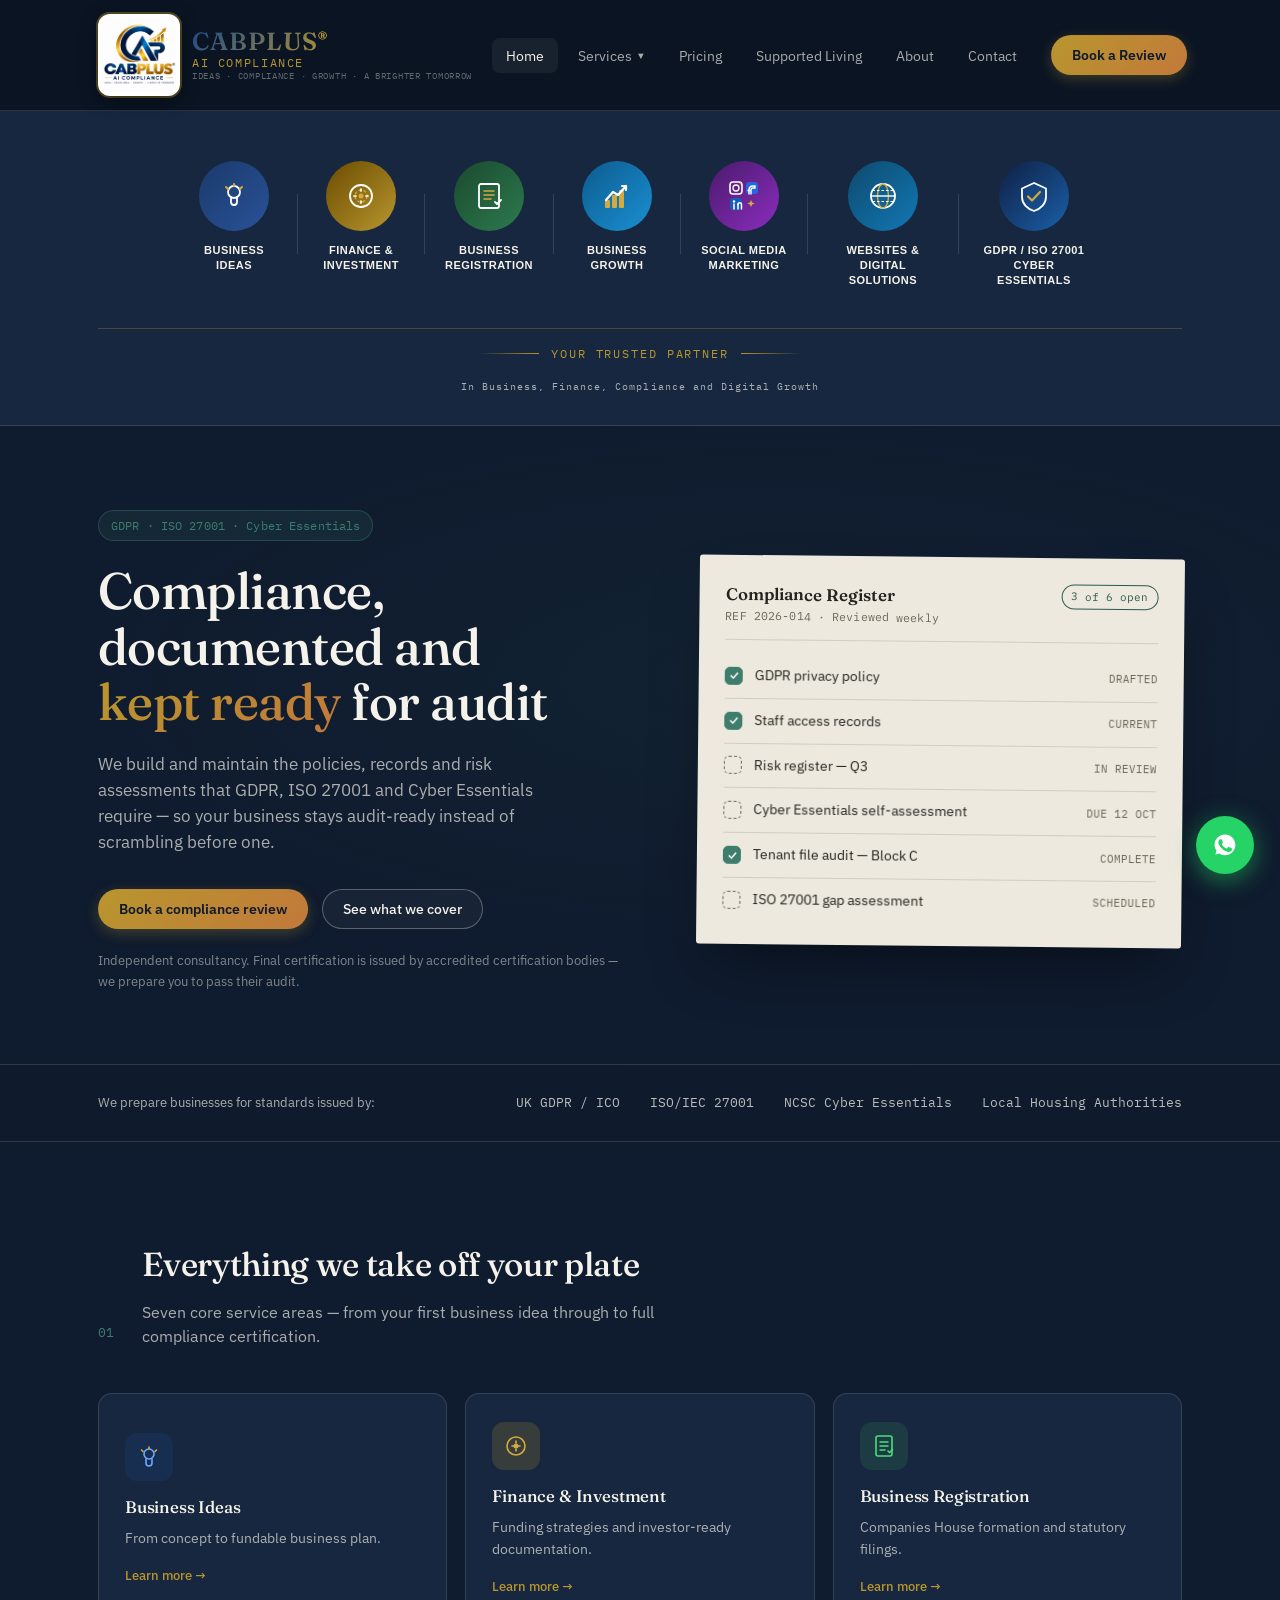
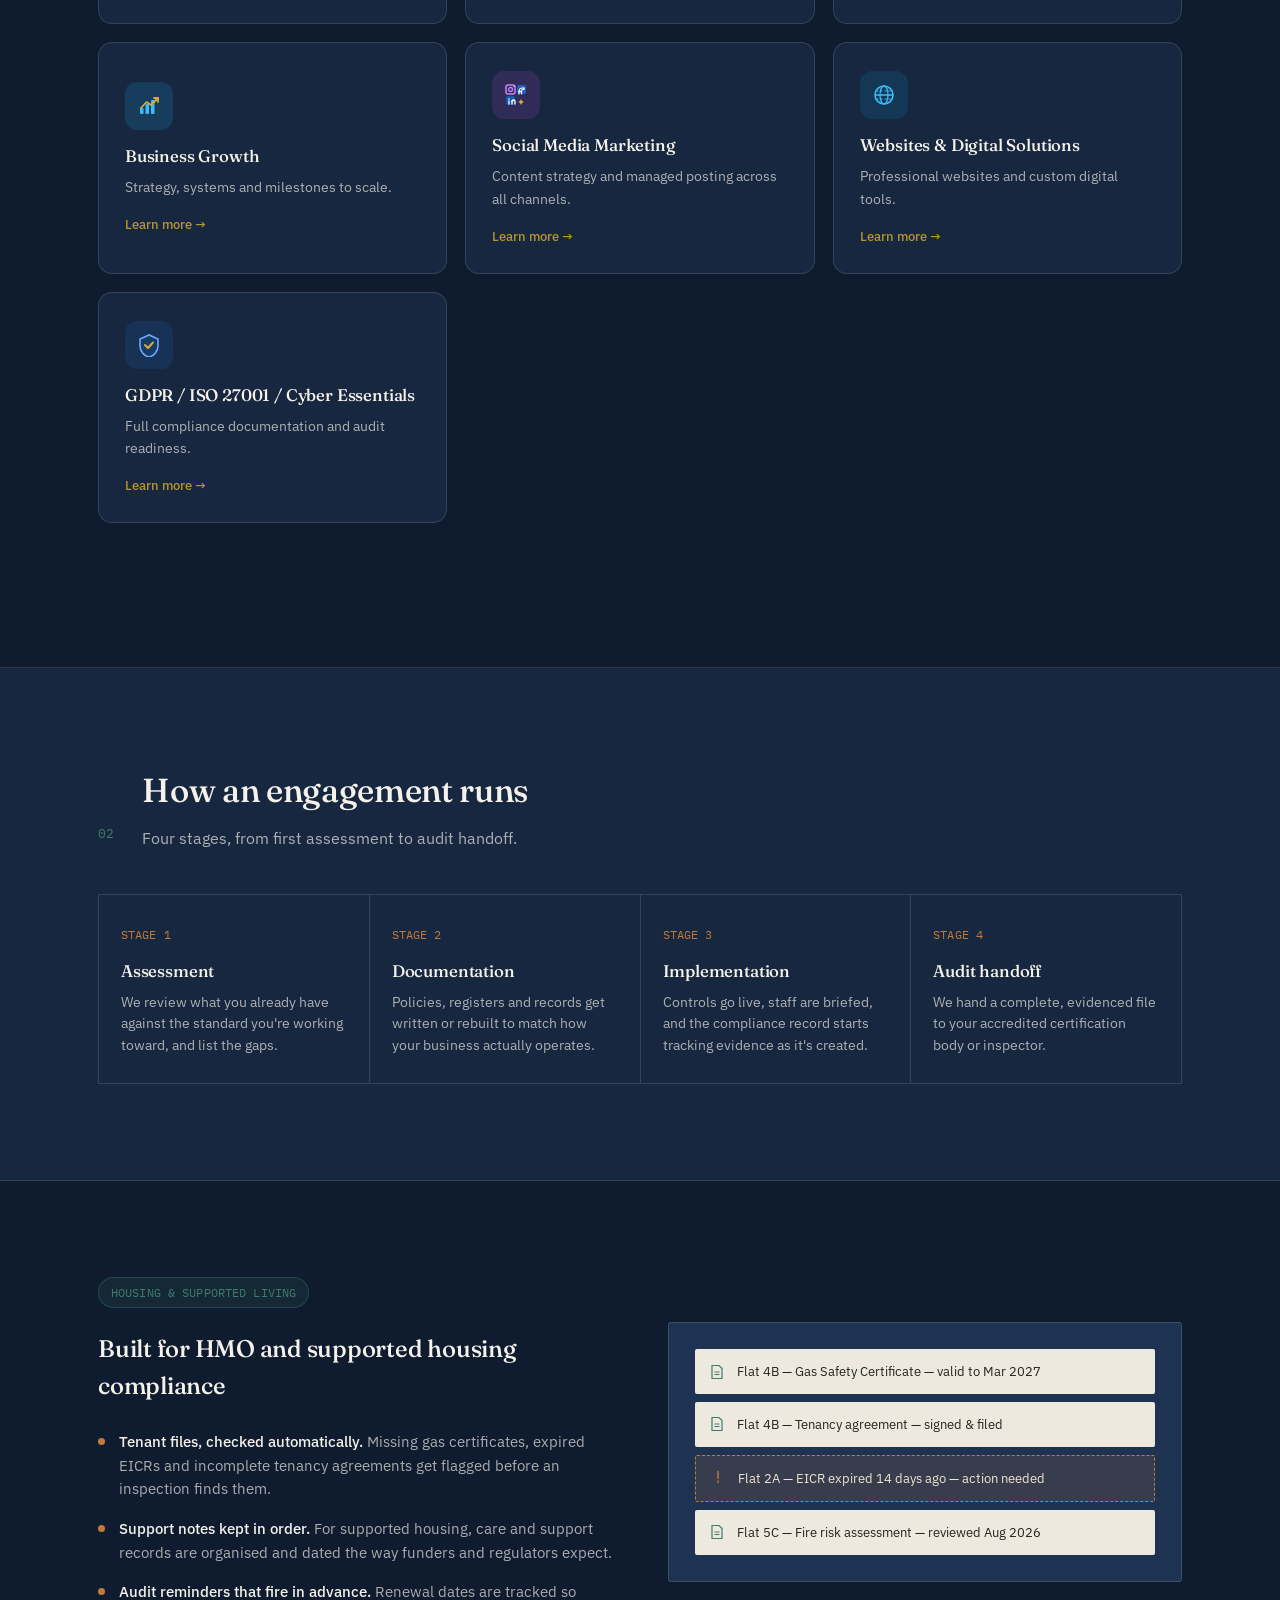
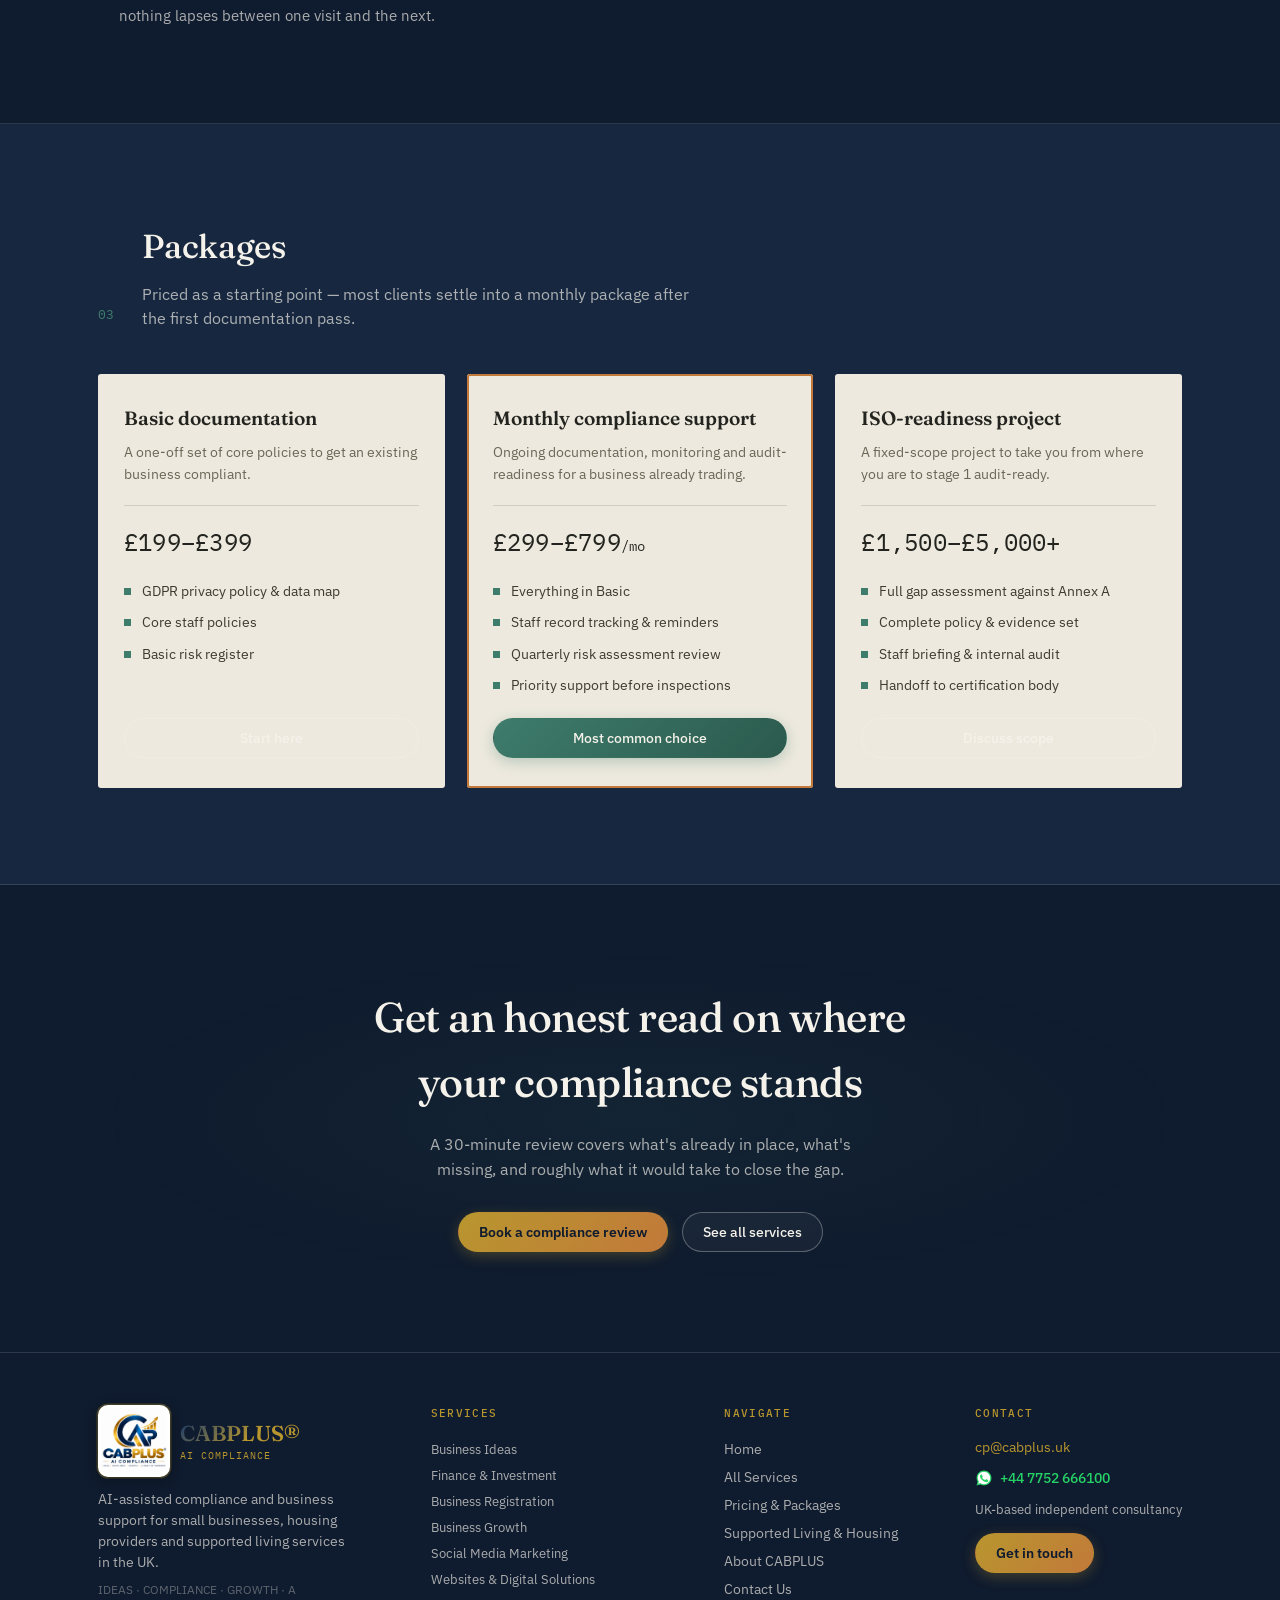
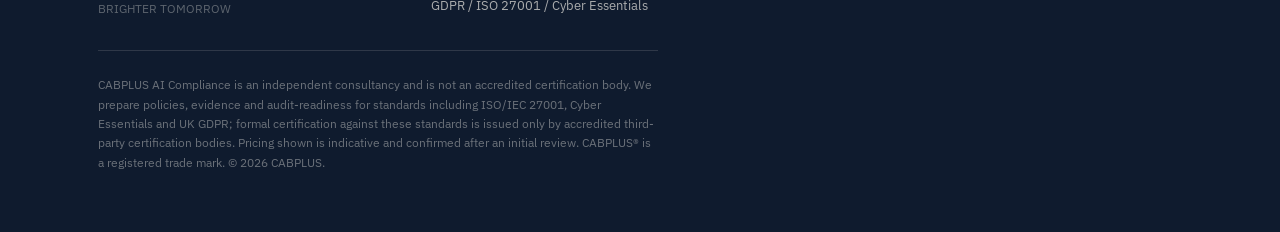
<file: cabplus.html>
<!DOCTYPE html>
<html lang="en">
<head>
<link rel="icon" type="image/png" href="cabplus-logo.png">
<meta charset="UTF-8">
<meta name="viewport" content="width=device-width, initial-scale=1.0">
<title>CABPLUS AI Compliance — Business Ideas, Finance, Growth & Digital Solutions</title>
<meta name="description" content="CABPLUS AI Compliance — Your trusted partner in Business Ideas, Finance & Investment, Business Registration, Growth, Social Media Marketing, Websites & Digital Solutions, GDPR, ISO 27001 and Cyber Essentials.">
<link rel="preconnect" href="https://fonts.googleapis.com">
<link rel="preconnect" href="https://fonts.gstatic.com" crossorigin>
<link href="https://fonts.googleapis.com/css2?family=Fraunces:opsz,wght@9..144,400;9..144,500;9..144,600&family=IBM+Plex+Sans:wght@400;500;600&family=IBM+Plex+Mono:wght@400;500&display=swap" rel="stylesheet">
<style>
/* ============================================================
   CABPLUS AI Compliance — Full Design System v2.0
   ============================================================ */
:root{
  --ink-900:#0F1B2E; --ink-800:#16273F; --ink-700:#1E3352;
  --ink-line:rgba(237,233,222,0.14);
  --paper:#EDE9DE; --paper-line:rgba(35,36,31,0.14);
  --paper-text:#23241F; --paper-muted:#6B6656;
  --teal:#3E7C6C; --teal-deep:#2B5A4D;
  --amber:#C2793A; --gold:#B8962E;
  --cream:#F4F2EA; --cream-muted:rgba(244,242,234,0.68);
  --radius-doc:3px; --radius-pill:999px; --radius-card:14px;
  --max:1140px; --shadow-card:0 8px 32px -8px rgba(0,0,0,0.38);
}
*{box-sizing:border-box;}
html{scroll-behavior:smooth;}
body{margin:0;background:var(--ink-900);color:var(--cream);font-family:'IBM Plex Sans',system-ui,sans-serif;font-size:16px;line-height:1.55;-webkit-font-smoothing:antialiased;}
img{max-width:100%;display:block;}
a{color:inherit;text-decoration:none;}
h1,h2,h3,h4{font-family:'Fraunces',Georgia,serif;font-weight:500;margin:0;letter-spacing:-0.01em;}
p{margin:0;}
ul{margin:0;padding:0;list-style:none;}
.mono{font-family:'IBM Plex Mono',monospace;letter-spacing:0.01em;}
.wrap{max-width:var(--max);margin:0 auto;padding:0 28px;}
section{position:relative;}
a:focus-visible,button:focus-visible{outline:2px solid var(--teal);outline-offset:3px;}
@media(prefers-reduced-motion:reduce){*{animation-duration:.001ms!important;transition-duration:.001ms!important;}}

/* ====== PAGE SYSTEM ====== */
.page{display:none;}
.page.active{display:block;}

/* ====== HEADER ====== */
#site-header{
  position:sticky;top:0;z-index:100;
  background:rgba(11,21,36,0.97);backdrop-filter:blur(14px);
  border-bottom:1px solid var(--ink-line);transition:box-shadow .3s;
}
#site-header.scrolled{box-shadow:0 4px 28px rgba(0,0,0,0.45);}
.navbar{display:flex;align-items:center;justify-content:space-between;padding:14px 28px;max-width:var(--max);margin:0 auto;gap:20px;}

/* LOGO */
.logo-wrap{display:flex;align-items:center;gap:12px;cursor:pointer;flex-shrink:0;border:none;background:none;padding:0;}
.site-logo-img{width:82px;height:82px;object-fit:contain;border-radius:12px;background:#ffffff;padding:4px;box-shadow:0 4px 18px rgba(0,0,0,0.45),0 0 0 2px rgba(184,150,46,0.45);flex-shrink:0;transition:transform .25s cubic-bezier(.34,1.56,.64,1),box-shadow .25s ease;}
.logo-wrap:hover .site-logo-img{transform:translateY(-2px) scale(1.05);box-shadow:0 8px 26px rgba(0,0,0,0.55),0 0 0 2px var(--gold);}
.foot-logo-img{width:72px;height:72px;object-fit:contain;border-radius:10px;background:#ffffff;padding:3px;box-shadow:0 3px 14px rgba(0,0,0,0.35),0 0 0 1.5px rgba(184,150,46,0.35);flex-shrink:0;transition:transform .2s ease;}
.foot-logo-wrap:hover .foot-logo-img{transform:scale(1.04);}
.logo-svg{width:56px;height:56px;flex-shrink:0;}
.logo-text{display:flex;flex-direction:column;line-height:1;text-align:left;}
.logo-brand{font-family:'Fraunces',serif;font-size:1.55rem;font-weight:600;letter-spacing:0.04em;background:linear-gradient(135deg,#1e4a8c 0%,#B8962E 55%,#d4aa40 100%);-webkit-background-clip:text;-webkit-text-fill-color:transparent;background-clip:text;}
.logo-brand sup{font-size:.5em;vertical-align:super;-webkit-text-fill-color:var(--gold);color:var(--gold);}
.logo-sub{font-family:'IBM Plex Mono',monospace;font-size:.72rem;letter-spacing:.14em;color:var(--gold);margin-top:3px;}
.logo-tagline{font-family:'IBM Plex Mono',monospace;font-size:.56rem;letter-spacing:.08em;color:rgba(244,242,234,.38);margin-top:3px;}

/* NAV */
.nav-links{display:flex;gap:6px;align-items:center;}
.nav-links .nav-item{position:relative;}
.nav-links .nav-btn{background:none;border:none;color:var(--cream-muted);font-size:.9rem;font-family:'IBM Plex Sans',sans-serif;cursor:pointer;padding:8px 14px;border-radius:8px;transition:color .15s,background .15s;white-space:nowrap;display:flex;align-items:center;gap:4px;}
.nav-links .nav-btn:hover,.nav-links .nav-btn.active{color:var(--cream);background:rgba(244,242,234,.06);}
.nav-links .nav-btn .caret{font-size:.65em;transition:transform .2s;}
.nav-item:hover .caret{transform:rotate(180deg);}

/* DROPDOWN */
.dropdown{
  display:none;position:absolute;top:calc(100% + 8px);left:0;
  background:var(--ink-800);border:1px solid var(--ink-line);
  border-radius:12px;padding:10px 0;min-width:230px;
  box-shadow:0 16px 48px rgba(0,0,0,.5);z-index:300;
}
.nav-item:hover .dropdown{display:block;}
.dropdown-item{display:block;width:100%;padding:10px 18px;font-size:.88rem;color:var(--cream-muted);background:none;border:none;cursor:pointer;text-align:left;font-family:'IBM Plex Sans',sans-serif;transition:background .15s,color .15s;}
.dropdown-item:hover{background:rgba(244,242,234,.06);color:var(--cream);}

/* BUTTONS */
.btn{display:inline-flex;align-items:center;gap:8px;padding:10px 20px;border-radius:var(--radius-pill);font-size:.88rem;font-weight:500;cursor:pointer;border:1px solid transparent;transition:all .18s ease;white-space:nowrap;font-family:'IBM Plex Sans',sans-serif;}
.btn-primary{background:linear-gradient(135deg,var(--teal),var(--teal-deep));color:#F4F2EA;box-shadow:0 4px 14px rgba(62,124,108,.3);}
.btn-primary:hover{transform:translateY(-1px);box-shadow:0 6px 20px rgba(62,124,108,.4);}
.btn-gold{background:linear-gradient(135deg,var(--gold),var(--amber));color:#0F1B2E;font-weight:600;box-shadow:0 4px 14px rgba(184,150,46,.3);}
.btn-gold:hover{transform:translateY(-1px);box-shadow:0 6px 20px rgba(184,150,46,.45);}
.btn-ghost{border-color:rgba(244,242,234,.3);color:var(--cream);background:rgba(244,242,234,.04);}
.btn-ghost:hover{border-color:var(--cream);background:rgba(244,242,234,.08);}

/* MOBILE */
.menu-toggle{display:none;background:none;border:none;color:var(--cream);font-size:1.5rem;cursor:pointer;padding:4px;}
.mobile-nav{display:none;flex-direction:column;background:rgba(11,21,36,.99);border-top:1px solid var(--ink-line);padding:10px 28px 18px;}
.mobile-nav.open{display:flex;}
.mobile-nav-item{padding:12px 0;border-bottom:1px solid var(--ink-line);color:var(--cream-muted);font-size:.95rem;background:none;border-right:none;border-left:none;border-top:none;cursor:pointer;text-align:left;font-family:'IBM Plex Sans',sans-serif;width:100%;transition:color .15s;}
.mobile-nav-item:hover{color:var(--cream);}
.mobile-subnav{padding-left:16px;}
.mobile-subnav .mobile-nav-item{font-size:.86rem;border-color:rgba(237,233,222,.07);}

/* ====== SERVICES BAR ====== */
.services-bar{background:var(--ink-800);border-bottom:1px solid var(--ink-line);padding:36px 0 30px;}
.services-bar-inner{display:flex;align-items:flex-start;justify-content:center;gap:6px;flex-wrap:wrap;}
.svc-icon-card{display:flex;flex-direction:column;align-items:center;gap:12px;padding:14px 10px;border-radius:var(--radius-card);cursor:pointer;transition:transform .22s cubic-bezier(.34,1.56,.64,1),box-shadow .22s;min-width:106px;max-width:130px;text-align:center;background:none;border:none;color:var(--cream);}
.svc-icon-card:hover{transform:translateY(-6px) scale(1.04);box-shadow:0 12px 32px rgba(0,0,0,.45);}
.svc-icon-circle{width:70px;height:70px;border-radius:50%;display:flex;align-items:center;justify-content:center;flex-shrink:0;position:relative;overflow:hidden;transition:box-shadow .2s;}
.svc-icon-card:hover .svc-icon-circle{box-shadow:0 0 0 4px rgba(184,150,46,.35);}
.svc-icon-circle svg{z-index:1;position:relative;}
.svc-icon-label{font-size:.69rem;font-weight:600;letter-spacing:.04em;text-transform:uppercase;color:var(--cream);line-height:1.35;}
.svc-divider{width:1px;height:60px;background:var(--ink-line);align-self:center;margin:0 4px;flex-shrink:0;}
.trusted-bar{border-top:1px solid rgba(184,150,46,.3);margin-top:26px;padding-top:16px;display:flex;align-items:center;justify-content:center;gap:12px;flex-wrap:wrap;}
.trusted-bar-line{width:60px;height:1px;background:linear-gradient(90deg,transparent,var(--gold));}
.trusted-bar-line.right{background:linear-gradient(90deg,var(--gold),transparent);}
.trusted-bar-text{font-family:'IBM Plex Mono',monospace;font-size:.74rem;letter-spacing:.16em;color:var(--gold);text-transform:uppercase;}
.trusted-bar-sub{width:100%;text-align:center;font-family:'IBM Plex Mono',monospace;font-size:.64rem;letter-spacing:.1em;color:var(--cream-muted);margin-top:4px;}

/* ====== PAGE HERO ====== */
.page-hero{padding:72px 0 60px;background:radial-gradient(ellipse 80% 60% at 50% 50%,rgba(62,124,108,.08) 0%,transparent 70%);border-bottom:1px solid var(--ink-line);text-align:center;}
.page-hero .kicker{margin-bottom:16px;}
.page-hero h1{font-size:clamp(2rem,4vw,3rem);}
.page-hero .lead{margin-top:18px;max-width:52ch;margin-left:auto;margin-right:auto;color:var(--cream-muted);font-size:1.05rem;}

/* ====== HERO ====== */
.hero{padding:84px 0 72px;border-bottom:1px solid var(--ink-line);background:radial-gradient(ellipse 80% 60% at 60% 40%,rgba(62,124,108,.07) 0%,transparent 70%);}
.hero-grid{display:grid;grid-template-columns:1.05fr .95fr;gap:64px;align-items:center;}
.kicker{font-family:'IBM Plex Mono',monospace;font-size:.78rem;color:var(--teal);background:rgba(62,124,108,.14);border:1px solid rgba(62,124,108,.4);padding:5px 12px;border-radius:var(--radius-pill);display:inline-block;margin-bottom:22px;}
.hero h1{font-size:clamp(2.1rem,4vw,3.35rem);line-height:1.08;max-width:14ch;}
.highlight{background:linear-gradient(135deg,var(--gold),var(--amber));-webkit-background-clip:text;-webkit-text-fill-color:transparent;background-clip:text;}
.hero p.lead{margin-top:22px;max-width:46ch;font-size:1.05rem;color:var(--cream-muted);}
.hero-ctas{margin-top:34px;display:flex;gap:14px;flex-wrap:wrap;}
.hero-note{margin-top:22px;font-size:.82rem;color:rgba(244,242,234,.5);}

/* LEDGER */
.ledger{background:var(--paper);color:var(--paper-text);border-radius:var(--radius-doc);padding:26px 26px 22px;box-shadow:0 30px 60px -20px rgba(0,0,0,.5);transform:rotate(.6deg);}
.ledger-head{display:flex;justify-content:space-between;align-items:flex-start;border-bottom:1px solid var(--paper-line);padding-bottom:14px;margin-bottom:14px;}
.ledger-title{font-family:'Fraunces',serif;font-size:1.05rem;font-weight:600;}
.ledger-ref{font-family:'IBM Plex Mono',monospace;font-size:.72rem;color:var(--paper-muted);}
.ledger-status{font-family:'IBM Plex Mono',monospace;font-size:.68rem;color:var(--teal-deep);border:1px solid var(--teal-deep);padding:3px 9px;border-radius:var(--radius-pill);white-space:nowrap;}
.ledger-row{display:flex;align-items:center;gap:12px;padding:11px 0;border-bottom:1px solid var(--paper-line);opacity:0;animation:rowIn .5s ease forwards;}
.ledger-row:last-child{border-bottom:none;}
.ledger-row:nth-child(2){animation-delay:.15s;}.ledger-row:nth-child(3){animation-delay:.5s;}.ledger-row:nth-child(4){animation-delay:.85s;}.ledger-row:nth-child(5){animation-delay:1.2s;}.ledger-row:nth-child(6){animation-delay:1.55s;}
@keyframes rowIn{from{opacity:0;transform:translateY(4px);}to{opacity:1;transform:translateY(0);}}
.check{width:18px;height:18px;border-radius:5px;border:1.4px solid var(--paper-muted);display:flex;align-items:center;justify-content:center;flex-shrink:0;}
.check.done{background:var(--teal);border-color:var(--teal);color:#fff;}.check.pending{border-style:dashed;}
.check svg{width:11px;height:11px;}
.ledger-label{flex:1;font-size:.88rem;}
.ledger-tag{font-family:'IBM Plex Mono',monospace;font-size:.68rem;color:var(--paper-muted);}

/* TRUST */
.trust{padding:28px 0;border-bottom:1px solid var(--ink-line);background:rgba(15,27,46,.6);}
.trust .wrap{display:flex;align-items:center;gap:34px;flex-wrap:wrap;justify-content:space-between;}
.trust-label{font-size:.8rem;color:var(--cream-muted);flex-shrink:0;}
.trust-items{display:flex;gap:30px;flex-wrap:wrap;}
.trust-item{font-family:'IBM Plex Mono',monospace;font-size:.82rem;color:rgba(244,242,234,.75);}

/* SECTION HEAD */
.section-head{display:grid;grid-template-columns:auto 1fr;gap:28px;align-items:end;margin-bottom:44px;}
.section-num{font-family:'IBM Plex Mono',monospace;font-size:.8rem;color:var(--teal);padding-bottom:6px;}
.section-head h2{font-size:clamp(1.6rem,2.6vw,2.1rem);}
.section-head p{color:var(--cream-muted);max-width:56ch;margin-top:10px;font-size:.98rem;}

/* SERVICES FULL */
.services-full{padding:96px 0;border-bottom:1px solid var(--ink-line);}
.svc-cards{display:grid;grid-template-columns:repeat(auto-fill,minmax(300px,1fr));gap:18px;margin-bottom:48px;}
.svc-card{background:var(--ink-800);border:1px solid var(--ink-line);border-radius:var(--radius-card);padding:28px 26px;transition:transform .2s,border-color .2s,box-shadow .2s;position:relative;overflow:hidden;cursor:pointer;display:block;width:100%;text-align:left;color:var(--cream);font-family:'IBM Plex Sans',sans-serif;}
.svc-card::before{content:'';position:absolute;top:0;left:0;right:0;height:3px;opacity:0;transition:opacity .2s;}
.svc-card:hover{transform:translateY(-4px);border-color:rgba(184,150,46,.3);box-shadow:0 16px 40px rgba(0,0,0,.3);}
.svc-card:hover::before{opacity:1;}
.svc-card-1::before{background:linear-gradient(90deg,#1a3a6b,#2a5298);}
.svc-card-2::before{background:linear-gradient(90deg,#7a5c00,#b8962e);}
.svc-card-3::before{background:linear-gradient(90deg,#1a4a2e,#2d7a4f);}
.svc-card-4::before{background:linear-gradient(90deg,#0d5c8f,#1a8fd1);}
.svc-card-5::before{background:linear-gradient(90deg,#5c1a6b,#9b3dbf);}
.svc-card-6::before{background:linear-gradient(90deg,#0d4a6e,#1278b4);}
.svc-card-7::before{background:linear-gradient(90deg,#1a3c6b,#1a5fa8);}
.svc-card-icon{width:48px;height:48px;border-radius:12px;display:flex;align-items:center;justify-content:center;margin-bottom:16px;}
.svc-card-1 .svc-card-icon{background:rgba(26,58,107,.4);}
.svc-card-2 .svc-card-icon{background:rgba(184,150,46,.2);}
.svc-card-3 .svc-card-icon{background:rgba(45,122,79,.25);}
.svc-card-4 .svc-card-icon{background:rgba(26,143,209,.2);}
.svc-card-5 .svc-card-icon{background:rgba(155,61,191,.2);}
.svc-card-6 .svc-card-icon{background:rgba(18,120,180,.2);}
.svc-card-7 .svc-card-icon{background:rgba(26,95,168,.2);}
.svc-card h3{font-size:1.05rem;font-weight:500;margin-bottom:10px;}
.svc-card p{font-size:.89rem;color:var(--cream-muted);line-height:1.6;}
.svc-card-link{display:inline-block;margin-top:16px;font-size:.84rem;color:var(--gold);font-weight:500;}
.svc-card:hover .svc-card-link{color:var(--amber);}

/* COMPLIANCE REGISTER */
.register{border-top:1px solid var(--ink-line);}
.reg-row{display:grid;grid-template-columns:64px 1fr 1.4fr;gap:24px;padding:22px 0;border-bottom:1px solid var(--ink-line);align-items:baseline;transition:background .15s;}
.reg-row:hover{background:rgba(244,242,234,.02);}
.reg-num{font-family:'IBM Plex Mono',monospace;color:var(--teal);font-size:.85rem;}
.reg-name{font-family:'Fraunces',serif;font-size:1.12rem;font-weight:500;}
.reg-desc{color:var(--cream-muted);font-size:.93rem;}

/* PROCESS */
.process{padding:96px 0;border-bottom:1px solid var(--ink-line);background:var(--ink-800);}
.steps{display:grid;grid-template-columns:repeat(4,1fr);gap:0;border-top:1px solid var(--ink-line);border-left:1px solid var(--ink-line);}
.step{padding:26px 22px;border-right:1px solid var(--ink-line);border-bottom:1px solid var(--ink-line);transition:background .2s;}
.step:hover{background:rgba(244,242,234,.02);}
.step-num{font-family:'IBM Plex Mono',monospace;font-size:.78rem;color:var(--amber);}
.step h3{font-size:1.05rem;margin-top:12px;font-weight:500;}
.step p{margin-top:8px;font-size:.87rem;color:var(--cream-muted);}

/* HOUSING */
.housing{padding:96px 0;border-bottom:1px solid var(--ink-line);}
.housing-grid{display:grid;grid-template-columns:1fr 1fr;gap:56px;align-items:center;}
.housing-list{margin-top:26px;display:flex;flex-direction:column;gap:16px;}
.housing-item{display:flex;gap:14px;align-items:flex-start;}
.dot{width:7px;height:7px;border-radius:50%;background:var(--amber);margin-top:8px;flex-shrink:0;}
.housing-item p{font-size:.95rem;color:var(--cream-muted);}
.housing-item strong{color:var(--cream);font-weight:500;}
.file-illustration{background:var(--ink-700);border:1px solid var(--ink-line);border-radius:var(--radius-doc);padding:26px;}
.file-row{display:flex;align-items:center;gap:12px;padding:12px 14px;background:var(--paper);color:var(--paper-text);border-radius:2px;margin-bottom:8px;font-size:.84rem;}
.file-row.flag{background:rgba(194,121,58,.16);color:#F4E3D0;border:1px dashed var(--amber);}
.file-row:last-child{margin-bottom:0;}
.file-icon{width:16px;height:16px;flex-shrink:0;}

/* PRICING */
.pricing{padding:96px 0;border-bottom:1px solid var(--ink-line);background:var(--ink-800);}
.plans{display:grid;grid-template-columns:repeat(3,1fr);gap:22px;}
.plan{background:var(--paper);color:var(--paper-text);border-radius:var(--radius-doc);padding:30px 26px;display:flex;flex-direction:column;transition:transform .2s,box-shadow .2s;}
.plan:hover{transform:translateY(-4px);box-shadow:var(--shadow-card);}
.plan-name{font-family:'Fraunces',serif;font-size:1.2rem;font-weight:600;}
.plan-desc{font-size:.86rem;color:var(--paper-muted);margin-top:8px;min-height:42px;}
.plan-price{font-family:'IBM Plex Mono',monospace;font-size:1.5rem;margin-top:20px;padding-top:18px;border-top:1px solid var(--paper-line);}
.plan ul{list-style:none;padding:0;margin:20px 0 0;display:flex;flex-direction:column;gap:10px;flex:1;}
.plan li{font-size:.86rem;padding-left:18px;position:relative;color:#3D3B32;}
.plan li::before{content:"";position:absolute;left:0;top:7px;width:7px;height:7px;background:var(--teal);}
.plan .btn{margin-top:22px;justify-content:center;width:100%;}
.plan.featured{outline:2px solid var(--amber);outline-offset:-2px;}

/* ABOUT */
.about{padding:96px 0;border-bottom:1px solid var(--ink-line);}
.about-grid{display:grid;grid-template-columns:1fr 1fr;gap:64px;}
.about p{color:var(--cream-muted);font-size:1rem;max-width:52ch;}
.about p+p{margin-top:16px;}
.about-stats{display:flex;flex-direction:column;gap:26px;}
.stat{border-top:1px solid var(--ink-line);padding-top:14px;}
.stat-num{font-family:'Fraunces',serif;font-size:2rem;}
.stat-label{font-size:.85rem;color:var(--cream-muted);margin-top:4px;}

/* CTA */
.cta-final{padding:100px 0;text-align:center;background:radial-gradient(ellipse 60% 50% at 50% 50%,rgba(62,124,108,.1) 0%,transparent 70%);}
.cta-final h2{font-size:clamp(1.8rem,3.4vw,2.6rem);max-width:22ch;margin:0 auto;}
.cta-final p{color:var(--cream-muted);margin:18px auto 30px;max-width:44ch;}
.cta-final .hero-ctas{justify-content:center;}

/* ====== SERVICE PAGE ====== */
.service-page-hero{padding:0;border-bottom:1px solid var(--ink-line);background:linear-gradient(180deg,var(--ink-800) 0%,var(--ink-900) 100%);}
.service-hero-inner{display:grid;grid-template-columns:auto 1fr;gap:48px;align-items:center;padding-top:64px;padding-bottom:64px;}
.svc-icon-circle--large{width:100px;height:100px;}
.svc-icon-circle--large svg{width:48px;height:48px;}
.service-hero-text h1{font-size:clamp(1.8rem,3vw,2.6rem);}
.service-hero-text .lead{margin-top:14px;color:var(--cream-muted);font-size:1.02rem;max-width:50ch;}
.service-hero-text .btn{margin-top:22px;}
.breadcrumb{font-size:.82rem;color:var(--cream-muted);margin-bottom:16px;}
.breadcrumb button{background:none;border:none;color:var(--cream-muted);cursor:pointer;font-family:'IBM Plex Sans',sans-serif;font-size:.82rem;padding:0;}
.breadcrumb button:hover{color:var(--gold);}
.service-content-section{padding:64px 0;}
.service-content-grid{display:grid;grid-template-columns:1fr 340px;gap:48px;align-items:start;}
.service-main-content h2{font-size:clamp(1.3rem,2.2vw,1.8rem);margin-bottom:14px;margin-top:30px;color:var(--cream);}
.service-main-content h2:first-child{margin-top:0;}
.service-main-content h3{font-size:1.05rem;margin-bottom:10px;margin-top:24px;color:var(--gold);font-family:'Fraunces',serif;font-weight:500;}
.service-main-content p{color:var(--cream-muted);margin-bottom:14px;font-size:.97rem;line-height:1.65;}
.service-main-content ul{list-style:none;padding:0;margin:0 0 16px;}
.service-main-content ul li{padding:9px 0 9px 24px;position:relative;color:var(--cream-muted);font-size:.95rem;border-bottom:1px solid var(--ink-line);}
.service-main-content ul li::before{content:"";position:absolute;left:0;top:18px;width:7px;height:7px;background:var(--gold);border-radius:50%;}
.sidebar-card{background:var(--ink-800);border:1px solid var(--ink-line);border-radius:var(--radius-card);padding:24px;margin-bottom:18px;}
.sidebar-card h4{font-family:'IBM Plex Mono',monospace;font-size:.7rem;letter-spacing:.12em;color:var(--gold);text-transform:uppercase;margin:0 0 16px;}
.sidebar-service-list{list-style:none;padding:0;margin:0;}
.sidebar-service-list li{border-bottom:1px solid var(--ink-line);}
.sidebar-service-list li:last-child{border-bottom:none;}
.sidebar-service-list li button{display:block;width:100%;padding:10px 0;font-size:.88rem;color:var(--cream-muted);background:none;border:none;cursor:pointer;text-align:left;font-family:'IBM Plex Sans',sans-serif;transition:color .15s,padding-left .15s;}
.sidebar-service-list li button:hover,.sidebar-service-list li.active button{color:var(--gold);padding-left:8px;}
.sidebar-cta{background:linear-gradient(135deg,rgba(184,150,46,.12),rgba(194,121,58,.08));border-color:rgba(184,150,46,.25);}
.sidebar-cta p{font-size:.86rem;color:var(--cream-muted);margin-top:6px;}
.other-services{padding:64px 0;border-top:1px solid var(--ink-line);background:var(--ink-800);}
.other-services-title{font-size:clamp(1.3rem,2vw,1.7rem);margin-bottom:32px;text-align:center;}

/* ====== CONTACT ====== */
.contact-section{padding:64px 0;}
.contact-grid{display:grid;grid-template-columns:1fr 360px;gap:48px;align-items:start;}
.contact-form-wrap{background:var(--ink-800);border:1px solid var(--ink-line);border-radius:var(--radius-card);padding:36px;}
.form-group{margin-bottom:22px;}
.form-row-2{display:grid;grid-template-columns:1fr 1fr;gap:20px;margin-bottom:22px;}
.form-group label,.form-row-2 .form-group label{display:block;font-size:.86rem;color:var(--cream-muted);margin-bottom:7px;font-weight:500;}
.req{color:var(--amber);}
.form-group input,.form-group select,.form-group textarea{width:100%;padding:12px 16px;background:var(--ink-700);border:1px solid var(--ink-line);border-radius:8px;color:var(--cream);font-size:.92rem;font-family:'IBM Plex Sans',sans-serif;transition:border-color .15s,box-shadow .15s;}
.form-group input:focus,.form-group select:focus,.form-group textarea:focus{outline:none;border-color:var(--gold);box-shadow:0 0 0 3px rgba(184,150,46,.15);}
.form-group select option{background:var(--ink-800);}
.form-group textarea{resize:vertical;min-height:140px;}
.form-success{text-align:center;padding:40px 20px;}
.form-success-icon{width:64px;height:64px;border-radius:50%;background:rgba(62,124,108,.2);display:flex;align-items:center;justify-content:center;margin:0 auto 20px;}
.form-success h3{font-size:1.4rem;margin-bottom:10px;}
.form-success p{color:var(--cream-muted);}
.contact-info{display:flex;flex-direction:column;gap:18px;}
.contact-info-card{background:var(--ink-800);border:1px solid var(--ink-line);border-radius:var(--radius-card);padding:24px;}
.contact-info-card h4{font-family:'IBM Plex Mono',monospace;font-size:.7rem;letter-spacing:.12em;color:var(--gold);text-transform:uppercase;margin:0 0 12px;}
.contact-steps-list{list-style:none;padding:0;margin:0;display:flex;flex-direction:column;gap:10px;counter-reset:step;}
.contact-steps-list li{font-size:.88rem;color:var(--cream-muted);padding-left:26px;position:relative;counter-increment:step;}
.contact-steps-list li::before{content:counter(step);position:absolute;left:0;top:-1px;font-family:'IBM Plex Mono',monospace;font-size:.75rem;color:var(--gold);font-weight:600;width:18px;height:18px;border:1px solid rgba(184,150,46,.4);border-radius:50%;display:flex;align-items:center;justify-content:center;text-align:center;line-height:18px;}

/* ====== ABOUT PAGE ====== */
.about-page-section{padding:64px 0 96px;}
.about-values{display:grid;grid-template-columns:repeat(auto-fill,minmax(240px,1fr));gap:20px;margin-top:48px;}
.value-card{background:var(--ink-800);border:1px solid var(--ink-line);border-radius:var(--radius-card);padding:28px 24px;}
.value-card-num{font-family:'IBM Plex Mono',monospace;font-size:.75rem;color:var(--gold);margin-bottom:12px;}
.value-card h3{font-size:1rem;font-weight:500;margin-bottom:10px;}
.value-card p{font-size:.87rem;color:var(--cream-muted);}

/* ====== FOOTER ====== */
#site-footer{border-top:1px solid var(--ink-line);padding:52px 0 60px;background:var(--ink-900);}
.foot-grid{display:flex;justify-content:space-between;gap:40px;flex-wrap:wrap;align-items:flex-start;}
.foot-brand{max-width:32ch;font-size:.85rem;color:var(--cream-muted);}
.foot-logo-wrap{display:flex;align-items:center;gap:10px;margin-bottom:12px;cursor:pointer;background:none;border:none;color:var(--cream);padding:0;}
.foot-logo-svg{width:42px;height:42px;}
.foot-brand-name{font-family:'Fraunces',serif;font-size:1.35rem;font-weight:600;background:linear-gradient(135deg,#1a3a6b 0%,#B8962E 60%);-webkit-background-clip:text;-webkit-text-fill-color:transparent;background-clip:text;}
.foot-brand-sub{font-family:'IBM Plex Mono',monospace;font-size:.6rem;letter-spacing:.1em;color:var(--gold);margin-top:2px;}
.foot-tagline{font-size:.75rem;color:rgba(244,242,234,.34);margin-top:8px!important;}
.foot-col h4{font-family:'IBM Plex Mono',monospace;font-size:.7rem;letter-spacing:.12em;color:var(--gold);text-transform:uppercase;margin:0 0 14px;}
.foot-nav-btn{display:block;font-size:.83rem;color:var(--cream-muted);background:none;border:none;cursor:pointer;text-align:left;font-family:'IBM Plex Sans',sans-serif;padding:4px 0;transition:color .15s;width:100%;}
.foot-nav-btn:hover{color:var(--gold);}
.foot-links-col{display:flex;flex-direction:column;gap:2px;}
.foot-links-col .foot-nav-btn{font-size:.85rem;}
.foot-links-col .foot-nav-btn:hover{color:var(--cream);}
.foot-contact-link{color:var(--gold);background:none;border:none;cursor:pointer;font-family:'IBM Plex Sans',sans-serif;font-size:.9rem;padding:0;}
.disclaimer{margin-top:32px;padding-top:24px;border-top:1px solid var(--ink-line);font-size:.78rem;color:rgba(244,242,234,.4);max-width:80ch;}

/* ====== RESPONSIVE ====== */
@media(max-width:1000px){
  .nav-links{display:none;}
  .menu-toggle{display:block;}
  .contact-grid,.service-content-grid{grid-template-columns:1fr;}
  .svc-divider{display:none;}
}
@media(max-width:900px){
  .hero-grid,.housing-grid,.about-grid{grid-template-columns:1fr;}
  .ledger{transform:none;}
  .steps{grid-template-columns:1fr 1fr;}
  .plans{grid-template-columns:1fr;}
  .reg-row{grid-template-columns:40px 1fr;grid-template-areas:"n name" ". desc";}
  .reg-num{grid-area:n;}.reg-name{grid-area:name;}.reg-desc{grid-area:desc;}
  .svc-cards{grid-template-columns:1fr 1fr;}
  .service-hero-inner{grid-template-columns:1fr;text-align:center;}
  .form-row-2{grid-template-columns:1fr;}
}
@media(max-width:600px){
  .steps{grid-template-columns:1fr;}
  .hero{padding:60px 0 50px;}
  .section-head{grid-template-columns:1fr;gap:8px;}
  .svc-icon-card{min-width:82px;max-width:96px;}
  .svc-icon-circle{width:54px;height:54px;}
  .svc-cards{grid-template-columns:1fr;}
  .contact-form-wrap{padding:22px;}
  .navbar{padding:12px 18px;}
  .wrap{padding:0 16px;}
}

        /* ====== WHATSAPP STYLES ====== */
        .whatsapp-btn {
            display: inline-flex;
            align-items: center;
            justify-content: center;
            gap: 8px;
            background: #25D366;
            color: #ffffff !important;
            font-size: 0.88rem;
            font-weight: 600;
            font-family: 'IBM Plex Sans', sans-serif;
            padding: 10px 16px;
            border-radius: var(--radius-pill);
            text-decoration: none;
            transition: all .2s ease;
            box-shadow: 0 4px 14px rgba(37, 211, 102, 0.35);
        }
        .whatsapp-btn:hover {
            background: #20BA56;
            color: #ffffff !important;
            transform: translateY(-2px);
            box-shadow: 0 6px 20px rgba(37, 211, 102, 0.5);
        }
        .whatsapp-link {
            color: #25D366 !important;
            display: inline-flex;
            align-items: center;
            gap: 7px;
            text-decoration: none;
            font-weight: 500;
            font-size: 0.9rem;
            transition: all .15s ease;
        }
        .whatsapp-link:hover {
            color: #4ade80 !important;
            transform: translateX(2px);
        }
        .whatsapp-float {
            position: fixed;
            bottom: 26px;
            right: 26px;
            z-index: 9999;
            width: 58px;
            height: 58px;
            background: #25D366;
            border-radius: 50%;
            display: flex;
            align-items: center;
            justify-content: center;
            box-shadow: 0 6px 24px rgba(37, 211, 102, 0.55), 0 2px 8px rgba(0, 0, 0, 0.3);
            color: #ffffff;
            text-decoration: none;
            transition: transform .25s cubic-bezier(.34, 1.56, .64, 1), box-shadow .25s ease;
        }
        .whatsapp-float:hover {
            transform: scale(1.1) translateY(-3px);
            box-shadow: 0 10px 30px rgba(37, 211, 102, 0.7);
        }
        .whatsapp-float-tooltip {
            position: absolute;
            right: 70px;
            background: var(--ink-800);
            color: var(--cream);
            border: 1px solid var(--ink-line);
            padding: 6px 12px;
            border-radius: 8px;
            font-size: 0.78rem;
            white-space: nowrap;
            opacity: 0;
            pointer-events: none;
            transition: opacity .2s ease, transform .2s ease;
            transform: translateX(6px);
            box-shadow: 0 4px 16px rgba(0, 0, 0, 0.4);
            font-family: 'IBM Plex Sans', sans-serif;
            font-weight: 500;
        }
        .whatsapp-float:hover .whatsapp-float-tooltip {
            opacity: 1;
            transform: translateX(0);
        }

    </style>
</head>
<body>

<!-- ====== HEADER ====== -->
<header id="site-header">
  <div class="navbar">
    <button class="logo-wrap" onclick="goPage('home')" aria-label="CABPLUS Home">
      <img src="cabplus-logo.png" alt="CABPLUS AI Compliance Logo" class="site-logo-img" onerror="this.onerror=null;this.src='cabplus-logo.jpg';">
      <div class="logo-text">
        <span class="logo-brand">CABPLUS<sup>&#174;</sup></span>
        <span class="logo-sub">AI COMPLIANCE</span>
        <span class="logo-tagline">IDEAS &#183; COMPLIANCE &#183; GROWTH &#183; A BRIGHTER TOMORROW</span>
      </div>
    </button>

    <nav class="nav-links" id="mainNav" aria-label="Main navigation">
      <div class="nav-item">
        <button class="nav-btn" onclick="goPage('home')">Home</button>
      </div>
      <div class="nav-item">
        <button class="nav-btn">Services <span class="caret">&#9660;</span></button>
        <div class="dropdown" id="servicesDropdown">
          <button class="dropdown-item" onclick="goPage('services')">All Services</button>
          <button class="dropdown-item" onclick="goService('business-ideas')">Business Ideas</button>
          <button class="dropdown-item" onclick="goService('finance-investment')">Finance &amp; Investment</button>
          <button class="dropdown-item" onclick="goService('business-registration')">Business Registration</button>
          <button class="dropdown-item" onclick="goService('business-growth')">Business Growth</button>
          <button class="dropdown-item" onclick="goService('social-media-marketing')">Social Media Marketing</button>
          <button class="dropdown-item" onclick="goService('websites-digital-solutions')">Websites &amp; Digital Solutions</button>
          <button class="dropdown-item" onclick="goService('gdpr-iso-cyber')">GDPR / ISO 27001 / Cyber Essentials</button>
        </div>
      </div>
      <div class="nav-item">
        <button class="nav-btn" onclick="goPage('pricing')">Pricing</button>
      </div>
      <div class="nav-item">
        <button class="nav-btn" onclick="goPage('housing')">Supported Living</button>
      </div>
      <div class="nav-item">
        <button class="nav-btn" onclick="goPage('about')">About</button>
      </div>
      <div class="nav-item">
        <button class="nav-btn" onclick="goPage('contact')">Contact</button>
      </div>
    </nav>

    <button class="menu-toggle" id="menuToggle" aria-label="Open menu" aria-expanded="false">&#9776;</button>
    <button class="btn btn-gold" onclick="goPage('contact')" style="flex-shrink:0;">Book a Review</button>
  </div>

  <nav class="mobile-nav" id="mobileNav">
    <button class="mobile-nav-item" onclick="goPage('home');closeMob()">Home</button>
    <button class="mobile-nav-item" onclick="goPage('services');closeMob()">All Services</button>
    <div class="mobile-subnav">
      <button class="mobile-nav-item" onclick="goService('business-ideas');closeMob()">Business Ideas</button>
      <button class="mobile-nav-item" onclick="goService('finance-investment');closeMob()">Finance &amp; Investment</button>
      <button class="mobile-nav-item" onclick="goService('business-registration');closeMob()">Business Registration</button>
      <button class="mobile-nav-item" onclick="goService('business-growth');closeMob()">Business Growth</button>
      <button class="mobile-nav-item" onclick="goService('social-media-marketing');closeMob()">Social Media Marketing</button>
      <button class="mobile-nav-item" onclick="goService('websites-digital-solutions');closeMob()">Websites &amp; Digital Solutions</button>
      <button class="mobile-nav-item" onclick="goService('gdpr-iso-cyber');closeMob()">GDPR / ISO 27001 / Cyber Essentials</button>
    </div>
    <button class="mobile-nav-item" onclick="goPage('pricing');closeMob()">Pricing</button>
    <button class="mobile-nav-item" onclick="goPage('housing');closeMob()">Supported Living &amp; Housing</button>
    <button class="mobile-nav-item" onclick="goPage('about');closeMob()">About</button>
    <button class="mobile-nav-item" onclick="goPage('contact');closeMob()">Contact</button>
  </nav>
</header>

<!-- ====================================================
     PAGE: HOME
     ==================================================== -->
<div class="page active" id="page-home">

  <!-- Services Icon Bar -->
  <div class="services-bar" id="services-bar">
    <div class="wrap">
      <div class="services-bar-inner">
        <button class="svc-icon-card" onclick="goService('business-ideas')">
          <div class="svc-icon-circle" style="background:linear-gradient(135deg,#1a3a6b,#2a5298)"><svg width="32" height="32" viewBox="0 0 32 32" fill="none"><circle cx="16" cy="12" r="6" stroke="#fff" stroke-width="1.8"/><path d="M13 18v4a3 3 0 006 0v-4" stroke="#fff" stroke-width="1.8" stroke-linecap="round"/><line x1="16" y1="6" x2="16" y2="4" stroke="#d4aa40" stroke-width="2" stroke-linecap="round"/><line x1="22" y1="9" x2="24" y2="7" stroke="#d4aa40" stroke-width="2" stroke-linecap="round"/><line x1="10" y1="9" x2="8" y2="7" stroke="#d4aa40" stroke-width="2" stroke-linecap="round"/></svg></div>
          <span class="svc-icon-label">Business<br>Ideas</span>
        </button>
        <div class="svc-divider"></div>
        <button class="svc-icon-card" onclick="goService('finance-investment')">
          <div class="svc-icon-circle" style="background:linear-gradient(135deg,#6b4c00,#b8962e)"><svg width="32" height="32" viewBox="0 0 32 32" fill="none"><circle cx="16" cy="16" r="11" stroke="#fff" stroke-width="1.8"/><circle cx="16" cy="16" r="6" stroke="#d4aa40" stroke-width="1.4" stroke-dasharray="3 2"/><path d="M16 9v2M16 21v2M9 16h2M21 16h2" stroke="#fff" stroke-width="1.7" stroke-linecap="round"/><circle cx="16" cy="16" r="2.5" fill="#d4aa40"/></svg></div>
          <span class="svc-icon-label">Finance &amp;<br>Investment</span>
        </button>
        <div class="svc-divider"></div>
        <button class="svc-icon-card" onclick="goService('business-registration')">
          <div class="svc-icon-circle" style="background:linear-gradient(135deg,#1a4a2e,#2d7a4f)"><svg width="32" height="32" viewBox="0 0 32 32" fill="none"><rect x="6" y="4" width="20" height="24" rx="2" stroke="#fff" stroke-width="1.8"/><path d="M11 11h10M11 15h10M11 19h7" stroke="#d4aa40" stroke-width="1.6" stroke-linecap="round"/><path d="M22 22l2 2 4-4" stroke="#fff" stroke-width="1.8" stroke-linecap="round" stroke-linejoin="round"/></svg></div>
          <span class="svc-icon-label">Business<br>Registration</span>
        </button>
        <div class="svc-divider"></div>
        <button class="svc-icon-card" onclick="goService('business-growth')">
          <div class="svc-icon-circle" style="background:linear-gradient(135deg,#0d5c8f,#1a8fd1)"><svg width="32" height="32" viewBox="0 0 32 32" fill="none"><rect x="4" y="20" width="5" height="8" rx="1" fill="#d4aa40"/><rect x="11" y="15" width="5" height="13" rx="1" fill="#d4aa40"/><rect x="18" y="10" width="5" height="18" rx="1" fill="#d4aa40"/><path d="M5 20L12 12 17 15 25 6" stroke="#fff" stroke-width="2.2" stroke-linecap="round" stroke-linejoin="round"/><polyline points="21,6 25,6 25,10" stroke="#fff" stroke-width="2.2" stroke-linecap="round" stroke-linejoin="round"/></svg></div>
          <span class="svc-icon-label">Business<br>Growth</span>
        </button>
        <div class="svc-divider"></div>
        <button class="svc-icon-card" onclick="goService('social-media-marketing')">
          <div class="svc-icon-circle" style="background:linear-gradient(135deg,#4a1a6b,#8b2dbf)"><svg width="32" height="32" viewBox="0 0 32 32" fill="none"><rect x="2" y="2" width="12" height="12" rx="3" stroke="#fff" stroke-width="1.6"/><circle cx="8" cy="8" r="3" stroke="#fff" stroke-width="1.3"/><circle cx="12.5" cy="3.5" r="1" fill="#d4aa40"/><rect x="18" y="2" width="12" height="12" rx="3" fill="#1877F2" opacity="0.8"/><path d="M23 14V10c0-1 .5-2 2-2h2V6h-2c-2.5 0-4 1.5-4 4v4" stroke="#fff" stroke-width="1.4" stroke-linecap="round"/><line x1="19.5" y1="10.5" x2="23" y2="10.5" stroke="#fff" stroke-width="1.3"/><rect x="2" y="18" width="12" height="12" rx="3" fill="#0A66C2" opacity="0.85"/><circle cx="6" cy="21.5" r="1.2" fill="#fff"/><line x1="6" y1="24" x2="6" y2="29" stroke="#fff" stroke-width="1.5" stroke-linecap="round"/><line x1="10" y1="24" x2="10" y2="29" stroke="#fff" stroke-width="1.5" stroke-linecap="round"/><path d="M10 24.5c0-2.5 3.5-2.5 3.5 0V29" stroke="#fff" stroke-width="1.5" stroke-linecap="round"/><path d="M23 20l1.2 2.4 2.6 1-2.6 1.2-1.2 2.4-1.2-2.4-2.6-1.2 2.6-1z" fill="#d4aa40"/></svg></div>
          <span class="svc-icon-label">Social Media<br>Marketing</span>
        </button>
        <div class="svc-divider"></div>
        <button class="svc-icon-card" onclick="goService('websites-digital-solutions')">
          <div class="svc-icon-circle" style="background:linear-gradient(135deg,#0d4a6e,#1278b4)"><svg width="32" height="32" viewBox="0 0 32 32" fill="none"><circle cx="16" cy="16" r="12" stroke="#fff" stroke-width="1.8"/><ellipse cx="16" cy="16" rx="5.5" ry="12" stroke="#d4aa40" stroke-width="1.4"/><line x1="4" y1="16" x2="28" y2="16" stroke="#fff" stroke-width="1.4"/><path d="M5.5 10.5h21M5.5 21.5h21" stroke="#fff" stroke-width="1.1" stroke-dasharray="2.5 2"/></svg></div>
          <span class="svc-icon-label">Websites &amp;<br>Digital Solutions</span>
        </button>
        <div class="svc-divider"></div>
        <button class="svc-icon-card" onclick="goService('gdpr-iso-cyber')">
          <div class="svc-icon-circle" style="background:linear-gradient(135deg,#0f2044,#1a5fa8)"><svg width="32" height="32" viewBox="0 0 32 32" fill="none"><path d="M16 3L4 8.5v8.5C4 23.5 9 29 16 31c7-2 12-7.5 12-14V8.5z" stroke="#fff" stroke-width="1.8" fill="rgba(26,95,168,0.25)"/><path d="M10 16.5l4 4 8-8.5" stroke="#d4aa40" stroke-width="2.2" stroke-linecap="round" stroke-linejoin="round"/></svg></div>
          <span class="svc-icon-label">GDPR / ISO 27001<br>Cyber Essentials</span>
        </button>
      </div>
      <div class="trusted-bar">
        <div class="trusted-bar-line"></div>
        <span class="trusted-bar-text">Your Trusted Partner</span>
        <div class="trusted-bar-line right"></div>
        <span class="trusted-bar-sub">In Business, Finance, Compliance and Digital Growth</span>
      </div>
    </div>
  </div>

  <!-- Hero -->
  <section class="hero">
    <div class="wrap hero-grid">
      <div>
        <span class="kicker mono">GDPR &#183; ISO 27001 &#183; Cyber Essentials</span>
        <h1>Compliance, documented and <span class="highlight">kept ready</span> for audit</h1>
        <p class="lead">We build and maintain the policies, records and risk assessments that GDPR, ISO 27001 and Cyber Essentials require &#8212; so your business stays audit-ready instead of scrambling before one.</p>
        <div class="hero-ctas">
          <button class="btn btn-gold" onclick="goPage('contact')">Book a compliance review</button>
          <button class="btn btn-ghost" onclick="document.getElementById('services-bar').scrollIntoView({behavior:'smooth'})">See what we cover</button>
        </div>
        <p class="hero-note">Independent consultancy. Final certification is issued by accredited certification bodies &#8212; we prepare you to pass their audit.</p>
      </div>
      <div class="ledger" aria-hidden="true">
        <div class="ledger-head">
          <div><div class="ledger-title">Compliance Register</div><div class="ledger-ref mono">REF 2026-014 &#183; Reviewed weekly</div></div>
          <span class="ledger-status">3 of 6 open</span>
        </div>
        <div class="ledger-row"><div class="check done"><svg viewBox="0 0 12 12" fill="none"><path d="M2 6l3 3 5-6" stroke="currentColor" stroke-width="1.6"/></svg></div><div class="ledger-label">GDPR privacy policy</div><div class="ledger-tag">DRAFTED</div></div>
        <div class="ledger-row"><div class="check done"><svg viewBox="0 0 12 12" fill="none"><path d="M2 6l3 3 5-6" stroke="currentColor" stroke-width="1.6"/></svg></div><div class="ledger-label">Staff access records</div><div class="ledger-tag">CURRENT</div></div>
        <div class="ledger-row"><div class="check pending"></div><div class="ledger-label">Risk register &#8212; Q3</div><div class="ledger-tag">IN REVIEW</div></div>
        <div class="ledger-row"><div class="check pending"></div><div class="ledger-label">Cyber Essentials self-assessment</div><div class="ledger-tag">DUE 12 OCT</div></div>
        <div class="ledger-row"><div class="check done"><svg viewBox="0 0 12 12" fill="none"><path d="M2 6l3 3 5-6" stroke="currentColor" stroke-width="1.6"/></svg></div><div class="ledger-label">Tenant file audit &#8212; Block C</div><div class="ledger-tag">COMPLETE</div></div>
        <div class="ledger-row"><div class="check pending"></div><div class="ledger-label">ISO 27001 gap assessment</div><div class="ledger-tag">SCHEDULED</div></div>
      </div>
    </div>
  </section>

  <!-- Trust -->
  <div class="trust"><div class="wrap"><span class="trust-label">We prepare businesses for standards issued by:</span><div class="trust-items"><span class="trust-item">UK GDPR / ICO</span><span class="trust-item">ISO/IEC 27001</span><span class="trust-item">NCSC Cyber Essentials</span><span class="trust-item">Local Housing Authorities</span></div></div></div>

  <!-- Services Overview -->
  <section class="services-full" id="services-section">
    <div class="wrap">
      <div class="section-head"><span class="section-num mono">01</span><div><h2>Everything we take off your plate</h2><p>Seven core service areas &#8212; from your first business idea through to full compliance certification.</p></div></div>
      <div class="svc-cards" id="home-svc-cards"></div>
    </div>
  </section>

  <!-- Process -->
  <section class="process">
    <div class="wrap">
      <div class="section-head"><span class="section-num mono">02</span><div><h2>How an engagement runs</h2><p>Four stages, from first assessment to audit handoff.</p></div></div>
      <div class="steps">
        <div class="step"><span class="step-num mono">STAGE 1</span><h3>Assessment</h3><p>We review what you already have against the standard you're working toward, and list the gaps.</p></div>
        <div class="step"><span class="step-num mono">STAGE 2</span><h3>Documentation</h3><p>Policies, registers and records get written or rebuilt to match how your business actually operates.</p></div>
        <div class="step"><span class="step-num mono">STAGE 3</span><h3>Implementation</h3><p>Controls go live, staff are briefed, and the compliance record starts tracking evidence as it's created.</p></div>
        <div class="step"><span class="step-num mono">STAGE 4</span><h3>Audit handoff</h3><p>We hand a complete, evidenced file to your accredited certification body or inspector.</p></div>
      </div>
    </div>
  </section>

  <!-- Housing -->
  <section class="housing">
    <div class="wrap housing-grid">
      <div>
        <span class="kicker mono">HOUSING &amp; SUPPORTED LIVING</span>
        <h2>Built for HMO and supported housing compliance</h2>
        <div class="housing-list">
          <div class="housing-item"><span class="dot"></span><p><strong>Tenant files, checked automatically.</strong> Missing gas certificates, expired EICRs and incomplete tenancy agreements get flagged before an inspection finds them.</p></div>
          <div class="housing-item"><span class="dot"></span><p><strong>Support notes kept in order.</strong> For supported housing, care and support records are organised and dated the way funders and regulators expect.</p></div>
          <div class="housing-item"><span class="dot"></span><p><strong>Audit reminders that fire in advance.</strong> Renewal dates are tracked so nothing lapses between one visit and the next.</p></div>
        </div>
      </div>
      <div class="file-illustration">
        <div class="file-row"><svg class="file-icon" viewBox="0 0 16 16" fill="none"><path d="M3 1.5h7l3 3V14.5H3z" stroke="#3E7C6C" stroke-width="1.2"/><path d="M5.5 8h5M5.5 10.5h5" stroke="#3E7C6C" stroke-width="1.2"/></svg><span>Flat 4B &#8212; Gas Safety Certificate &#8212; valid to Mar 2027</span></div>
        <div class="file-row"><svg class="file-icon" viewBox="0 0 16 16" fill="none"><path d="M3 1.5h7l3 3V14.5H3z" stroke="#3E7C6C" stroke-width="1.2"/><path d="M5.5 8h5M5.5 10.5h5" stroke="#3E7C6C" stroke-width="1.2"/></svg><span>Flat 4B &#8212; Tenancy agreement &#8212; signed &amp; filed</span></div>
        <div class="file-row flag"><svg class="file-icon" viewBox="0 0 16 16" fill="none"><path d="M8 1.5v7M8 11v1.5" stroke="#C2793A" stroke-width="1.4" stroke-linecap="round"/></svg><span>Flat 2A &#8212; EICR expired 14 days ago &#8212; action needed</span></div>
        <div class="file-row"><svg class="file-icon" viewBox="0 0 16 16" fill="none"><path d="M3 1.5h7l3 3V14.5H3z" stroke="#3E7C6C" stroke-width="1.2"/><path d="M5.5 8h5M5.5 10.5h5" stroke="#3E7C6C" stroke-width="1.2"/></svg><span>Flat 5C &#8212; Fire risk assessment &#8212; reviewed Aug 2026</span></div>
      </div>
    </div>
  </section>

  <!-- Pricing -->
  <section class="pricing">
    <div class="wrap">
      <div class="section-head"><span class="section-num mono">03</span><div><h2>Packages</h2><p>Priced as a starting point &#8212; most clients settle into a monthly package after the first documentation pass.</p></div></div>
      <div class="plans">
        <div class="plan">
          <div class="plan-name">Basic documentation</div>
          <div class="plan-desc">A one-off set of core policies to get an existing business compliant.</div>
          <div class="plan-price mono">&#163;199&#8211;&#163;399</div>
          <ul><li>GDPR privacy policy &amp; data map</li><li>Core staff policies</li><li>Basic risk register</li></ul>
          <button class="btn btn-ghost" onclick="goPage('contact')">Start here</button>
        </div>
        <div class="plan featured">
          <div class="plan-name">Monthly compliance support</div>
          <div class="plan-desc">Ongoing documentation, monitoring and audit-readiness for a business already trading.</div>
          <div class="plan-price mono">&#163;299&#8211;&#163;799<span style="font-size:.9rem;">/mo</span></div>
          <ul><li>Everything in Basic</li><li>Staff record tracking &amp; reminders</li><li>Quarterly risk assessment review</li><li>Priority support before inspections</li></ul>
          <button class="btn btn-primary" onclick="goPage('contact')">Most common choice</button>
        </div>
        <div class="plan">
          <div class="plan-name">ISO-readiness project</div>
          <div class="plan-desc">A fixed-scope project to take you from where you are to stage 1 audit-ready.</div>
          <div class="plan-price mono">&#163;1,500&#8211;&#163;5,000+</div>
          <ul><li>Full gap assessment against Annex A</li><li>Complete policy &amp; evidence set</li><li>Staff briefing &amp; internal audit</li><li>Handoff to certification body</li></ul>
          <button class="btn btn-ghost" onclick="goPage('contact')">Discuss scope</button>
        </div>
      </div>
    </div>
  </section>

  <!-- CTA -->
  <section class="cta-final">
    <div class="wrap">
      <h2>Get an honest read on where your compliance stands</h2>
      <p>A 30-minute review covers what's already in place, what's missing, and roughly what it would take to close the gap.</p>
      <div class="hero-ctas" style="justify-content:center;margin-top:0;">
        <button class="btn btn-gold" onclick="goPage('contact')">Book a compliance review</button>
        <button class="btn btn-ghost" onclick="goPage('services')">See all services</button>
      </div>
    </div>
  </section>
</div><!-- /page-home -->

<!-- ====================================================
     PAGE: ALL SERVICES
     ==================================================== -->
<div class="page" id="page-services">
  <section class="page-hero">
    <div class="wrap">
      <span class="kicker mono">WHAT WE DO</span>
      <h1>Our Services</h1>
      <p class="lead">Seven areas of expertise &#8212; from your first business idea through to full compliance certification, digital presence and business growth.</p>
    </div>
  </section>
  <div class="services-bar" style="border-top:1px solid var(--ink-line);">
    <div class="wrap">
      <div class="services-bar-inner" id="services-page-bar"></div>
      <div class="trusted-bar">
        <div class="trusted-bar-line"></div><span class="trusted-bar-text">Your Trusted Partner</span><div class="trusted-bar-line right"></div>
        <span class="trusted-bar-sub">In Business, Finance, Compliance and Digital Growth</span>
      </div>
    </div>
  </div>
  <section class="services-full" style="padding-top:56px;">
    <div class="wrap"><div class="svc-cards" id="services-page-cards"></div></div>
  </section>
  <section class="cta-final">
    <div class="wrap">
      <h2>Not sure which service you need?</h2>
      <p>Book a free 30-minute discovery call and we'll map out exactly what applies to your business.</p>
      <div class="hero-ctas" style="justify-content:center;margin-top:0;">
        <button class="btn btn-gold" onclick="goPage('contact')">Talk to us</button>
      </div>
    </div>
  </section>
</div><!-- /page-services -->

<!-- ====================================================
     PAGE: INDIVIDUAL SERVICE (dynamic)
     ==================================================== -->
<div class="page" id="page-service">
  <div id="service-page-content"></div>
</div>


<!-- ====================================================
     PAGE: PRICING
     ==================================================== -->
<div class="page" id="page-pricing">
  <section class="page-hero">
    <div class="wrap">
      <span class="kicker mono">TRANSPARENT PACKAGES</span>
      <h1>Compliance &amp; Growth Pricing</h1>
      <p class="lead">Predictable fixed fees and monthly packages. Every package includes clear deliverables, scheduled check-ins, and audit-ready documentation.</p>
    </div>
  </section>
  <section class="pricing" style="border-top:none;">
    <div class="wrap">
      <div class="plans">
        <div class="plan">
          <div class="plan-name">Basic Documentation</div>
          <div class="plan-desc">A one-off set of core policies to get an existing or newly registered business compliant quickly.</div>
          <div class="plan-price mono">&#163;199&#8211;&#163;399</div>
          <ul>
            <li>GDPR privacy policy &amp; data map</li>
            <li>Core employee &amp; staff compliance policies</li>
            <li>Basic risk assessment &amp; register</li>
            <li>Statutory register setup</li>
            <li>Delivered within 5 business days</li>
          </ul>
          <button class="btn btn-ghost" onclick="goPage('contact')">Start here</button>
        </div>
        <div class="plan featured">
          <div class="plan-name">Monthly Compliance Support</div>
          <div class="plan-desc">Ongoing documentation, scheduled monitoring, and continuous audit-readiness for trading businesses.</div>
          <div class="plan-price mono">&#163;299&#8211;&#163;799<span style="font-size:.9rem;">/mo</span></div>
          <ul>
            <li>Everything included in Basic</li>
            <li>Staff training record tracking &amp; renewal alerts</li>
            <li>Quarterly risk assessment review &amp; updates</li>
            <li>Priority support before official inspections</li>
            <li>Monthly compliance dashboard report</li>
            <li>Direct phone &amp; email access to your lead consultant</li>
          </ul>
          <button class="btn btn-gold" onclick="goPage('contact')">Most common choice</button>
        </div>
        <div class="plan">
          <div class="plan-name">ISO &amp; Cyber Readiness Project</div>
          <div class="plan-desc">A fixed-scope, end-to-end project to take your organization from current state to Stage 1 audit readiness.</div>
          <div class="plan-price mono">&#163;1,500&#8211;&#163;5,000+</div>
          <ul>
            <li>Comprehensive gap assessment against ISO 27001 Annex A</li>
            <li>Complete policy suite, procedures &amp; evidentiary trails</li>
            <li>Cyber Essentials self-assessment preparation</li>
            <li>Staff briefing &amp; pre-audit dry run</li>
            <li>Direct handoff to accredited certification bodies</li>
          </ul>
          <button class="btn btn-ghost" onclick="goPage('contact')">Discuss scope</button>
        </div>
      </div>
    </div>
  </section>
  <section class="cta-final">
    <div class="wrap">
      <h2>Need a custom package for multiple locations or properties?</h2>
      <p>We tailor retainer and project scopes for housing providers, supported living networks, and growing small businesses across the UK.</p>
      <div class="hero-ctas" style="justify-content:center;margin-top:0;">
        <button class="btn btn-gold" onclick="goPage('contact')">Request a Custom Proposal</button>
      </div>
    </div>
  </section>
</div><!-- /page-pricing -->

<!-- ====================================================
     PAGE: SUPPORTED LIVING & HOUSING
     ==================================================== -->
<div class="page" id="page-housing">
  <section class="page-hero">
    <div class="wrap">
      <span class="kicker mono">SECTOR EXPERTISE</span>
      <h1>Housing &amp; Supported Living Compliance</h1>
      <p class="lead">Specialized audit-readiness, tenant safety file tracking, and regulatory systems built for HMO operators, supported accommodation providers, and property managers.</p>
    </div>
  </section>
  <section class="housing" style="border-top:none;">
    <div class="wrap housing-grid">
      <div>
        <span class="kicker mono">SAFETY &amp; STATUTORY RECORDS</span>
        <h2>Built for HMO, CQC and supported housing compliance</h2>
        <div class="housing-list">
          <div class="housing-item"><span class="dot"></span><p><strong>Tenant files, checked systematically.</strong> Missing gas certificates, expired EICRs, fire safety logs, and incomplete tenancy agreements get identified and resolved well before local authority inspections.</p></div>
          <div class="housing-item"><span class="dot"></span><p><strong>Support notes kept in strict order.</strong> For supported living and semi-independent accommodation, keyworker session notes and risk logs are structured to meet funder, commissioning council, and regulatory requirements.</p></div>
          <div class="housing-item"><span class="dot"></span><p><strong>Proactive expiration reminders.</strong> Mandatory statutory renewals are scheduled and tracked so no property falls out of compliance between annual audits.</p></div>
          <div class="housing-item"><span class="dot"></span><p><strong>Safeguarding &amp; incident reporting.</strong> Established templates and records for safeguarding disclosures, emergency escalations, and incident analysis.</p></div>
        </div>
        <div style="margin-top:30px;">
          <button class="btn btn-gold" onclick="goPage('contact')">Book a Housing Audit Review</button>
        </div>
      </div>
      <div class="file-illustration">
        <div style="font-family:'Fraunces',serif;font-size:1.1rem;margin-bottom:14px;color:var(--cream);border-bottom:1px solid var(--ink-line);padding-bottom:10px;">Property Compliance Audit Trail</div>
        <div class="file-row"><svg class="file-icon" viewBox="0 0 16 16" fill="none"><path d="M3 1.5h7l3 3V14.5H3z" stroke="#3E7C6C" stroke-width="1.2"/><path d="M5.5 8h5M5.5 10.5h5" stroke="#3E7C6C" stroke-width="1.2"/></svg><span>Unit 4B &#8212; Landlord Gas Safety CP12 &#8212; Valid to March 2027</span></div>
        <div class="file-row"><svg class="file-icon" viewBox="0 0 16 16" fill="none"><path d="M3 1.5h7l3 3V14.5H3z" stroke="#3E7C6C" stroke-width="1.2"/><path d="M5.5 8h5M5.5 10.5h5" stroke="#3E7C6C" stroke-width="1.2"/></svg><span>Unit 4B &#8212; Supported Tenancy Agreement &#8212; Signed &amp; Stored</span></div>
        <div class="file-row flag"><svg class="file-icon" viewBox="0 0 16 16" fill="none"><path d="M8 1.5v7M8 11v1.5" stroke="#C2793A" stroke-width="1.4" stroke-linecap="round"/></svg><span>Unit 2A &#8212; EICR due in 21 days &#8212; Contractor booked</span></div>
        <div class="file-row"><svg class="file-icon" viewBox="0 0 16 16" fill="none"><path d="M3 1.5h7l3 3V14.5H3z" stroke="#3E7C6C" stroke-width="1.2"/><path d="M5.5 8h5M5.5 10.5h5" stroke="#3E7C6C" stroke-width="1.2"/></svg><span>Unit 5C &#8212; Fire Risk Assessment (FRA) &#8212; Passed &amp; Logged</span></div>
        <div class="file-row"><svg class="file-icon" viewBox="0 0 16 16" fill="none"><path d="M3 1.5h7l3 3V14.5H3z" stroke="#3E7C6C" stroke-width="1.2"/><path d="M5.5 8h5M5.5 10.5h5" stroke="#3E7C6C" stroke-width="1.2"/></svg><span>Unit 1A &#8212; Legionella Risk Assessment &#8212; Compliant</span></div>
      </div>
    </div>
  </section>
  <section class="cta-final">
    <div class="wrap">
      <h2>Prepare your property portfolio for council inspection</h2>
      <p>Our housing compliance specialists will audit your current paperwork and provide a prioritized rectification list within 48 hours.</p>
      <div class="hero-ctas" style="justify-content:center;margin-top:0;">
        <button class="btn btn-gold" onclick="goPage('contact')">Schedule Property Compliance Call</button>
      </div>
    </div>
  </section>
</div><!-- /page-housing -->

<!-- ====================================================
     PAGE: ABOUT
     ==================================================== -->
<div class="page" id="page-about">
  <section class="page-hero">
    <div class="wrap">
      <span class="kicker mono">WHO WE ARE</span>
      <h1>About CABPLUS</h1>
      <p class="lead">A small, independent consultancy dedicated to making compliance straightforward, affordable and permanent for UK businesses.</p>
    </div>
  </section>
  <section class="about about-page-section">
    <div class="wrap about-grid">
      <div>
        <span class="kicker mono">OUR PHILOSOPHY</span>
        <h2 style="font-size:clamp(1.5rem,2.4vw,2rem);margin-top:18px;">Compliance run like a housing team runs a property portfolio</h2>
        <p>Most compliance work fails quietly &#8212; a policy gets written once and never updated, a certificate expires and nobody notices until an inspector does. We treat compliance the way a good housing administrator treats a block of flats: checked on a schedule, not a panic.</p>
        <p style="margin-top:16px;">We're a small, independent consultancy &#8212; not a reseller of accredited certificates. Where a standard requires third-party sign-off, such as ISO 27001 or Cyber Essentials Plus, we prepare your evidence and hand you to an accredited body for the final audit.</p>
        <p style="margin-top:16px;">Our tagline says it all: <strong style="color:var(--cream);">Ideas &#183; Compliance &#183; Growth &#183; A Brighter Tomorrow</strong>. We walk with businesses from day one &#8212; helping you find the right idea, register and launch, stay compliant, and scale with confidence.</p>
      </div>
      <div class="about-stats">
        <div class="stat"><div class="stat-num mono">7</div><div class="stat-label">core service areas from business ideas to full compliance certification</div></div>
        <div class="stat"><div class="stat-num mono">4</div><div class="stat-label">stages from first assessment to audit handoff</div></div>
        <div class="stat"><div class="stat-num mono">100%</div><div class="stat-label">independent &#8212; not affiliated with any certification body or regulator</div></div>
        <div class="stat"><div class="stat-num mono">UK</div><div class="stat-label">based, focused on UK regulatory standards and housing legislation</div></div>
      </div>
    </div>
  </section>
  <div class="wrap" style="padding-bottom:0;">
    <div class="about-values">
      <div class="value-card"><div class="value-card-num">01</div><h3>Transparency</h3><p>We tell you exactly what we can and cannot do. We don't sell certifications &#8212; only the preparation work that earns them.</p></div>
      <div class="value-card"><div class="value-card-num">02</div><h3>Continuity</h3><p>Compliance is a schedule, not a project. We maintain your documents so they stay current between audits and inspections.</p></div>
      <div class="value-card"><div class="value-card-num">03</div><h3>Practicality</h3><p>We write policies and procedures that reflect how your business actually operates, not a generic template that won't hold up to scrutiny.</p></div>
      <div class="value-card"><div class="value-card-num">04</div><h3>Growth focus</h3><p>Compliance should enable growth, not block it. We build systems that scale with your business and reduce administrative friction.</p></div>
    </div>
  </div>
  <section class="process" style="margin-top:80px;">
    <div class="wrap">
      <div class="section-head"><span class="section-num mono">HOW</span><div><h2>How we work</h2><p>Every engagement follows the same four stages to make the result predictable and audit-ready.</p></div></div>
      <div class="steps">
        <div class="step"><span class="step-num mono">STAGE 1</span><h3>Assessment</h3><p>We review what you already have against the standard you're working toward, and list the gaps.</p></div>
        <div class="step"><span class="step-num mono">STAGE 2</span><h3>Documentation</h3><p>Policies, registers and records get written or rebuilt to match how your business actually operates.</p></div>
        <div class="step"><span class="step-num mono">STAGE 3</span><h3>Implementation</h3><p>Controls go live, staff are briefed, and the compliance record starts tracking evidence as it's created.</p></div>
        <div class="step"><span class="step-num mono">STAGE 4</span><h3>Audit handoff</h3><p>We hand a complete, evidenced file to your accredited certification body or inspector.</p></div>
      </div>
    </div>
  </section>
  <section class="cta-final">
    <div class="wrap">
      <h2>Ready to work with us?</h2>
      <p>Get in touch and we'll arrange a free 30-minute call to understand your needs.</p>
      <div class="hero-ctas" style="justify-content:center;margin-top:0;">
        <button class="btn btn-gold" onclick="goPage('contact')">Contact us</button>
        <button class="btn btn-ghost" onclick="goPage('services')">View services</button>
      </div>
    </div>
  </section>
</div><!-- /page-about -->

<!-- ====================================================
     PAGE: CONTACT
     ==================================================== -->
<div class="page" id="page-contact">
  <section class="page-hero">
    <div class="wrap">
      <span class="kicker mono">GET IN TOUCH</span>
      <h1>Contact Us</h1>
      <p class="lead">Book a free 30-minute discovery call, ask a question or request a quote. We respond within one business day.</p>
    </div>
  </section>
  <section class="contact-section">
    <div class="wrap contact-grid">
      <div class="contact-form-wrap">
        <div id="contact-success" class="form-success" style="display:none;">
          <div class="form-success-icon"><svg width="28" height="28" viewBox="0 0 28 28" fill="none"><path d="M6 14l6 6 10-10" stroke="#3E7C6C" stroke-width="2.5" stroke-linecap="round" stroke-linejoin="round"/></svg></div>
          <h3>Thank you, we'll be in touch!</h3>
          <p>We've received your message and will respond within one business day.</p>
          <button class="btn btn-ghost" onclick="resetContactForm()" style="margin-top:20px;">Send another message</button>
        </div>
        <form id="contact-form" onsubmit="submitContact(event)" novalidate>
          <div class="form-row-2">
            <div class="form-group"><label for="c_name">Full name <span class="req">*</span></label><input type="text" id="c_name" placeholder="Your name" required></div>
            <div class="form-group"><label for="c_email">Email address <span class="req">*</span></label><input type="email" id="c_email" placeholder="you@company.com" required></div>
          </div>
          <div class="form-row-2">
            <div class="form-group"><label for="c_phone">Phone (optional)</label><input type="tel" id="c_phone" placeholder="+44 7700 000000"></div>
            <div class="form-group">
              <label for="c_service">Service of interest</label>
              <select id="c_service">
                <option value="">&#8212; Select a service &#8212;</option>
                <option>Business Ideas</option>
                <option>Finance &amp; Investment</option>
                <option>Business Registration</option>
                <option>Business Growth</option>
                <option>Social Media Marketing</option>
                <option>Websites &amp; Digital Solutions</option>
                <option>GDPR / ISO 27001 / Cyber Essentials</option>
                <option>General enquiry</option>
              </select>
            </div>
          </div>
          <div class="form-group"><label for="c_message">Message <span class="req">*</span></label><textarea id="c_message" rows="6" placeholder="Tell us about your business and what you need help with..." required></textarea></div>
          <div id="form-error" style="display:none;background:rgba(194,121,58,.12);border:1px solid rgba(194,121,58,.4);border-radius:8px;padding:14px;margin-bottom:18px;font-size:.88rem;color:#F4E3D0;"></div>
          <button type="submit" class="btn btn-gold" style="width:100%;justify-content:center;font-size:1rem;padding:14px 24px;">Send message &#8594;</button>
          <p style="font-size:.76rem;color:var(--cream-muted);margin-top:12px;text-align:center;">We respond within 1 business day. Your data is handled in accordance with our privacy policy.</p>
        </form>
      </div>
      <aside class="contact-info">
        <div class="contact-info-card">
                        <h4>Direct contact</h4>
                        <p style="font-size:.9rem;"><a href="mailto:cp@cabplus.uk" style="color:var(--gold);">cp@cabplus.uk</a></p>
                        <p style="font-size:.82rem;color:var(--cream-muted);margin-top:8px;">UK-based independent consultancy</p>
                        <div style="margin-top:14px;padding-top:14px;border-top:1px solid var(--ink-line);">
                            <a href="https://wa.me/447752666100" target="_blank" rel="noopener noreferrer" class="whatsapp-btn" style="width:100%;box-sizing:border-box;">
                                <svg width="20" height="20" viewBox="0 0 24 24" fill="none" style="flex-shrink:0;" xmlns="http://www.w3.org/2000/svg"><path d="M12.04 2C6.58 2 2.13 6.45 2.13 11.91C2.13 13.66 2.59 15.36 3.45 16.86L2.05 22L7.3 20.62C8.75 21.41 10.38 21.83 12.04 21.83C17.5 21.83 21.95 17.38 21.95 11.92C21.95 9.27 20.92 6.78 19.05 4.91C17.18 3.04 14.69 2 12.04 2Z" fill="#25D366"/><path d="M12.04 3.67C16.58 3.67 20.28 7.37 20.28 11.92C20.28 16.46 16.58 20.17 12.04 20.17C10.66 20.17 9.32 19.82 8.14 19.17L7.44 18.78L4.32 19.6L5.15 16.56L4.72 15.84C4.01 14.64 3.63 13.29 3.63 11.91C3.63 7.37 7.5 3.67 12.04 3.67ZM16.96 14.37C16.7 14.24 15.38 13.59 15.13 13.5C14.88 13.41 14.7 13.37 14.52 13.63C14.34 13.89 13.82 14.5 13.66 14.68C13.5 14.86 13.34 14.88 13.08 14.75C12.82 14.62 11.99 14.35 11 13.47C10.23 12.78 9.71 11.93 9.55 11.67C9.39 11.41 9.53 11.27 9.66 11.14C9.78 11.02 9.92 10.84 10.05 10.69C10.18 10.54 10.22 10.43 10.31 10.25C10.4 10.07 10.35 9.92 10.28 9.79C10.21 9.66 9.69 8.38 9.47 7.86C9.26 7.35 9.04 7.42 8.88 7.41C8.73 7.4 8.55 7.4 8.37 7.4C8.19 7.4 7.9 7.47 7.65 7.74C7.4 8.01 6.7 8.66 6.7 9.98C6.7 11.3 7.66 12.57 7.8 12.75C7.94 12.93 9.69 15.63 12.38 16.79C13.02 17.07 13.52 17.23 13.91 17.36C14.55 17.56 15.14 17.53 15.6 17.46C16.12 17.38 17.2 16.8 17.42 16.17C17.65 15.54 17.65 15.01 17.58 14.88C17.51 14.75 17.33 14.67 17.07 14.54L16.96 14.37Z" fill="white"/></svg>
                                <span>+44 7752 666100</span>
                            </a>
                            <p style="font-size:.76rem;color:var(--cream-muted);margin-top:6px;text-align:center;">Instant advisor assistance on WhatsApp</p>
                        </div>
                    </div>
        <div class="contact-info-card">
          <h4>What happens next</h4>
          <ul class="contact-steps-list">
            <li>We read your message and respond within 1 business day</li>
            <li>We book a 30-minute discovery call (free)</li>
            <li>We send a written summary of what we'd recommend and an indicative cost</li>
            <li>You decide whether to proceed &#8212; no pressure</li>
          </ul>
        </div>
        <div class="contact-info-card">
          <h4>Our services</h4>
          <div style="display:flex;flex-direction:column;gap:6px;margin-top:4px;">
            <button class="foot-nav-btn" onclick="goService('business-ideas')">Business Ideas</button>
            <button class="foot-nav-btn" onclick="goService('finance-investment')">Finance &amp; Investment</button>
            <button class="foot-nav-btn" onclick="goService('business-registration')">Business Registration</button>
            <button class="foot-nav-btn" onclick="goService('business-growth')">Business Growth</button>
            <button class="foot-nav-btn" onclick="goService('social-media-marketing')">Social Media Marketing</button>
            <button class="foot-nav-btn" onclick="goService('websites-digital-solutions')">Websites &amp; Digital Solutions</button>
            <button class="foot-nav-btn" onclick="goService('gdpr-iso-cyber')">GDPR / ISO 27001 / Cyber Essentials</button>
          </div>
        </div>
      </aside>
    </div>
  </section>
</div><!-- /page-contact -->

<!-- ====== FOOTER ====== -->
<footer id="site-footer">
  <div class="wrap">
    <div class="foot-grid">
      <div class="foot-brand">
        <button class="foot-logo-wrap" onclick="goPage('home')" aria-label="CABPLUS Home">
          <img src="cabplus-logo.png" alt="CABPLUS AI Compliance Logo" class="foot-logo-img" onerror="this.onerror=null;this.src='cabplus-logo.jpg';">
          <div style="text-align:left;">
            <div class="foot-brand-name">CABPLUS&#174;</div>
            <div class="foot-brand-sub">AI COMPLIANCE</div>
          </div>
        </button>
        <p>AI-assisted compliance and business support for small businesses, housing providers and supported living services in the UK.</p>
        <p class="foot-tagline">IDEAS &#183; COMPLIANCE &#183; GROWTH &#183; A BRIGHTER TOMORROW</p>
      </div>
      <div class="foot-col">
        <h4>Services</h4>
        <button class="foot-nav-btn" onclick="goService('business-ideas')">Business Ideas</button>
        <button class="foot-nav-btn" onclick="goService('finance-investment')">Finance &amp; Investment</button>
        <button class="foot-nav-btn" onclick="goService('business-registration')">Business Registration</button>
        <button class="foot-nav-btn" onclick="goService('business-growth')">Business Growth</button>
        <button class="foot-nav-btn" onclick="goService('social-media-marketing')">Social Media Marketing</button>
        <button class="foot-nav-btn" onclick="goService('websites-digital-solutions')">Websites &amp; Digital Solutions</button>
        <button class="foot-nav-btn" onclick="goService('gdpr-iso-cyber')">GDPR / ISO 27001 / Cyber Essentials</button>
      </div>
      <div class="foot-col">
        <h4>Navigate</h4>
        <div class="foot-links-col">
          <button class="foot-nav-btn" onclick="goPage('home')">Home</button>
          <button class="foot-nav-btn" onclick="goPage('services')">All Services</button>
          <button class="foot-nav-btn" onclick="goPage('pricing')">Pricing &amp; Packages</button>
          <button class="foot-nav-btn" onclick="goPage('housing')">Supported Living &amp; Housing</button>
          <button class="foot-nav-btn" onclick="goPage('about')">About CABPLUS</button>
          <button class="foot-nav-btn" onclick="goPage('contact')">Contact Us</button>
        </div>
      </div>
      <div class="foot-col">
        <h4>Contact</h4>
                    <p style="font-size:.9rem;"><a href="mailto:cp@cabplus.uk" style="color:var(--gold);">cp@cabplus.uk</a></p>
                    <p style="margin-top:8px;">
                        <a href="https://wa.me/447752666100" target="_blank" rel="noopener noreferrer" class="whatsapp-link">
                            <svg width="18" height="18" viewBox="0 0 24 24" fill="none" style="flex-shrink:0;" xmlns="http://www.w3.org/2000/svg"><path d="M12.04 2C6.58 2 2.13 6.45 2.13 11.91C2.13 13.66 2.59 15.36 3.45 16.86L2.05 22L7.3 20.62C8.75 21.41 10.38 21.83 12.04 21.83C17.5 21.83 21.95 17.38 21.95 11.92C21.95 9.27 20.92 6.78 19.05 4.91C17.18 3.04 14.69 2 12.04 2Z" fill="#25D366"/><path d="M12.04 3.67C16.58 3.67 20.28 7.37 20.28 11.92C20.28 16.46 16.58 20.17 12.04 20.17C10.66 20.17 9.32 19.82 8.14 19.17L7.44 18.78L4.32 19.6L5.15 16.56L4.72 15.84C4.01 14.64 3.63 13.29 3.63 11.91C3.63 7.37 7.5 3.67 12.04 3.67ZM16.96 14.37C16.7 14.24 15.38 13.59 15.13 13.5C14.88 13.41 14.7 13.37 14.52 13.63C14.34 13.89 13.82 14.5 13.66 14.68C13.5 14.86 13.34 14.88 13.08 14.75C12.82 14.62 11.99 14.35 11 13.47C10.23 12.78 9.71 11.93 9.55 11.67C9.39 11.41 9.53 11.27 9.66 11.14C9.78 11.02 9.92 10.84 10.05 10.69C10.18 10.54 10.22 10.43 10.31 10.25C10.4 10.07 10.35 9.92 10.28 9.79C10.21 9.66 9.69 8.38 9.47 7.86C9.26 7.35 9.04 7.42 8.88 7.41C8.73 7.4 8.55 7.4 8.37 7.4C8.19 7.4 7.9 7.47 7.65 7.74C7.4 8.01 6.7 8.66 6.7 9.98C6.7 11.3 7.66 12.57 7.8 12.75C7.94 12.93 9.69 15.63 12.38 16.79C13.02 17.07 13.52 17.23 13.91 17.36C14.55 17.56 15.14 17.53 15.6 17.46C16.12 17.38 17.2 16.8 17.42 16.17C17.65 15.54 17.65 15.01 17.58 14.88C17.51 14.75 17.33 14.67 17.07 14.54L16.96 14.37Z" fill="white"/></svg>
                            <span>+44 7752 666100</span>
                        </a>
                    </p>
                    <p style="font-size:.8rem;color:var(--cream-muted);margin-top:6px;">UK-based independent consultancy</p>
                    <button class="btn btn-gold" onclick="goPage('contact')" style="margin-top:14px;">Get in touch</button>
      </div>
    </div>
    <p class="disclaimer">CABPLUS AI Compliance is an independent consultancy and is not an accredited certification body. We prepare policies, evidence and audit-readiness for standards including ISO/IEC 27001, Cyber Essentials and UK GDPR; formal certification against these standards is issued only by accredited third-party certification bodies. Pricing shown is indicative and confirmed after an initial review. CABPLUS&#174; is a registered trade mark. &copy; 2026 CABPLUS.</p>
  </div>
</footer>

<script>
/* ============================================================
   CABPLUS — Page Router & Service Data
   ============================================================ */

var SERVICES = [
  {
    slug:'business-ideas', title:'Business Ideas', idx:1,
    short:'From concept to fundable business plan.',
    color:'linear-gradient(135deg,#1a3a6b,#2a5298)',
    iconBg:'rgba(26,58,107,0.4)', iconColor:'#6ea8fe',
    content:`<h2>Turn your idea into a real business</h2>
<p>Every great business starts with an idea. But moving from inspiration to a viable, fundable plan is where most people get stuck. CABPLUS helps you bridge that gap with structured guidance at every step.</p>
<h3>What we do</h3>
<ul><li>Initial idea validation and market research</li><li>Business model development</li><li>Competitor and pricing analysis</li><li>Business plan writing (investor-grade)</li><li>Financial projections and cash flow modelling</li><li>Pitch deck preparation</li></ul>
<h3>Who this is for</h3>
<p>Aspiring entrepreneurs, people leaving employment to start their own business, or existing business owners looking to launch a new product or service line.</p>
<h3>How it works</h3>
<p>We start with a 30-minute discovery call to understand your idea and your goals. From there we scope the work and agree a fixed fee. Most business plan packages are completed within 2&#8211;4 weeks.</p>`
  },
  {
    slug:'finance-investment', title:'Finance &amp; Investment', idx:2,
    short:'Funding strategies and investor-ready documentation.',
    color:'linear-gradient(135deg,#6b4c00,#b8962e)',
    iconBg:'rgba(184,150,46,0.2)', iconColor:'#d4aa40',
    content:`<h2>Access the funding your business needs</h2>
<p>Whether you need startup capital, a growth loan, grant funding or support attracting investors, CABPLUS helps you find the right route and present your case compellingly.</p>
<h3>What we do</h3>
<ul><li>Funding strategy and route mapping</li><li>Government grant identification and applications</li><li>Business loan application support</li><li>Investor pitch preparation</li><li>Financial planning and forecasting</li><li>Cash flow and P&amp;L modelling</li></ul>
<h3>Funding sources we regularly work with</h3>
<p>Start Up Loans scheme, Innovate UK grants, local enterprise partnership funds, angel networks and crowdfunding platforms.</p>
<h3>How it works</h3>
<p>We begin with a funding audit &#8212; reviewing what you currently have, what you need, and which routes are realistically available to your business at this stage.</p>`
  },
  {
    slug:'business-registration', title:'Business Registration', idx:3,
    short:'Companies House formation and statutory filings.',
    color:'linear-gradient(135deg,#1a4a2e,#2d7a4f)',
    iconBg:'rgba(45,122,79,0.25)', iconColor:'#4ade80',
    content:`<h2>Get your business properly registered</h2>
<p>Registering a company is straightforward when you know what you're doing. CABPLUS handles the paperwork so you can focus on building your business from day one.</p>
<h3>What we do</h3>
<ul><li>Companies House registration (Ltd, LLP, CIC)</li><li>SIC code selection</li><li>Registered office address</li><li>Confirmation statement filing</li><li>VAT registration</li><li>PAYE registration</li><li>Initial statutory documents and share certificates</li></ul>
<h3>Beyond registration</h3>
<p>We also help you set up your basic operational infrastructure: business bank account recommendations, basic accounting software, and your first set of company policies.</p>
<h3>Turnaround</h3>
<p>Most company registrations are completed within 24&#8211;48 hours of us receiving your information.</p>`
  },
  {
    slug:'business-growth', title:'Business Growth', idx:4,
    short:'Strategy, systems and milestones to scale.',
    color:'linear-gradient(135deg,#0d5c8f,#1a8fd1)',
    iconBg:'rgba(26,143,209,0.2)', iconColor:'#38bdf8',
    content:`<h2>Scale your business with a clear strategy</h2>
<p>Growth without structure leads to chaos. CABPLUS gives you the plan, the systems and the accountability to scale without losing control of quality or compliance.</p>
<h3>What we do</h3>
<ul><li>Strategic growth planning (12&#8211;24 month horizons)</li><li>KPI and OKR framework design</li><li>Operational process documentation</li><li>Team structure and hiring planning</li><li>Monthly accountability check-ins</li><li>Systems and software recommendations</li></ul>
<h3>Results you can expect</h3>
<p>Clients working with our growth programme typically gain clarity on their next 12&#8211;24 months, reduce operational fire-fighting, and create the documented systems needed to bring on staff and delegate effectively.</p>
<h3>Typical engagement</h3>
<p>Initial strategy day (half day, remote or in-person), followed by monthly accountability sessions and quarterly plan reviews.</p>`
  },
  {
    slug:'social-media-marketing', title:'Social Media Marketing', idx:5,
    short:'Content strategy and managed posting across all channels.',
    color:'linear-gradient(135deg,#4a1a6b,#8b2dbf)',
    iconBg:'rgba(155,61,191,0.2)', iconColor:'#c084fc',
    content:`<h2>Build a social presence that generates business</h2>
<p>Social media only works when it's consistent, on-brand and genuinely useful to your audience. CABPLUS builds and manages your social presence so you don't have to think about it.</p>
<h3>What we do</h3>
<ul><li>Social media audit and strategy</li><li>Brand voice and content guidelines</li><li>Profile set-up and optimisation (Instagram, Facebook, LinkedIn)</li><li>Content calendar creation</li><li>Managed posting and scheduling</li><li>Engagement monitoring</li><li>Monthly performance reports</li></ul>
<h3>Platforms we work with</h3>
<p>Instagram, Facebook, LinkedIn, Google Business Profile. We focus on the channels that matter for your sector, not every platform at once.</p>
<h3>Packages</h3>
<p>From a one-off strategy and set-up engagement, through to full monthly management. All packages include at least 12 posts per month per active channel.</p>`
  },
  {
    slug:'websites-digital-solutions', title:'Websites &amp; Digital Solutions', idx:6,
    short:'Professional websites and custom digital tools.',
    color:'linear-gradient(135deg,#0d4a6e,#1278b4)',
    iconBg:'rgba(18,120,180,0.2)', iconColor:'#38bdf8',
    content:`<h2>A professional online presence that works</h2>
<p>Your website is your most important business asset. CABPLUS builds websites that look premium, load fast, and convert visitors into enquiries and paying customers.</p>
<h3>What we do</h3>
<ul><li>Website design and development (WordPress)</li><li>E-commerce (WooCommerce)</li><li>Booking and appointment systems</li><li>Landing pages and conversion funnels</li><li>SEO foundation setup</li><li>Website maintenance and updates</li><li>Domain and hosting management</li></ul>
<h3>Technology we use</h3>
<p>WordPress (with Astra or custom themes), WooCommerce, and standard hosting partners. We build sites that are easy to update and maintain without technical skills.</p>
<h3>Typical timelines</h3>
<p>A standard 5&#8211;8 page business website: 2&#8211;3 weeks from brief to launch. E-commerce sites: 4&#8211;6 weeks depending on product catalogue size.</p>`
  },
  {
    slug:'gdpr-iso-cyber', title:'GDPR / ISO 27001 / Cyber Essentials', idx:7,
    short:'Full compliance documentation and audit readiness.',
    color:'linear-gradient(135deg,#0f2044,#1a5fa8)',
    iconBg:'rgba(26,95,168,0.2)', iconColor:'#6ea8fe',
    content:`<h2>Stay audit-ready for GDPR, ISO 27001 and Cyber Essentials</h2>
<p>Compliance isn't a one-off project &#8212; it's an ongoing discipline. CABPLUS builds the documentation, evidence and processes that keep you ready for any audit, any time.</p>
<h3>What we do</h3>
<ul><li>GDPR privacy policy and data processing records</li><li>Subject access request procedures</li><li>Staff compliance records and training tracking</li><li>Risk registers and audit checklists</li><li>Cyber Essentials self-assessment preparation</li><li>ISO 27001 Annex A gap assessment and documentation</li><li>AI-assisted document management and renewal reminders</li></ul>
<h3>Standards we cover</h3>
<p>UK GDPR (ICO), ISO/IEC 27001:2022, NCSC Cyber Essentials, Cyber Essentials Plus (preparation only &#8212; final certification issued by accredited bodies).</p>
<h3>Important note</h3>
<p>CABPLUS is an independent consultancy. We prepare your evidence and documentation; formal certification against ISO 27001 or Cyber Essentials is issued by accredited third-party certification bodies. We prepare you to pass their audit.</p>`
  }
];

var SVC_ICONS = {
  'business-ideas':'<svg width="24" height="24" viewBox="0 0 24 24" fill="none"><circle cx="12" cy="9" r="5" stroke="#6ea8fe" stroke-width="1.6"/><path d="M9 14v4a3 3 0 006 0v-4" stroke="#6ea8fe" stroke-width="1.6" stroke-linecap="round"/><line x1="12" y1="4" x2="12" y2="2" stroke="#d4aa40" stroke-width="1.6" stroke-linecap="round"/><line x1="18" y1="6.5" x2="19.5" y2="5" stroke="#d4aa40" stroke-width="1.6" stroke-linecap="round"/><line x1="6" y1="6.5" x2="4.5" y2="5" stroke="#d4aa40" stroke-width="1.6" stroke-linecap="round"/></svg>',
  'finance-investment':'<svg width="24" height="24" viewBox="0 0 24 24" fill="none"><circle cx="12" cy="12" r="9" stroke="#d4aa40" stroke-width="1.6"/><path d="M12 7v2M12 15v2M8 12h2M14 12h2" stroke="#d4aa40" stroke-width="1.6" stroke-linecap="round"/><circle cx="12" cy="12" r="2.5" fill="#d4aa40"/></svg>',
  'business-registration':'<svg width="24" height="24" viewBox="0 0 24 24" fill="none"><rect x="4" y="2" width="16" height="20" rx="2" stroke="#4ade80" stroke-width="1.6"/><path d="M8 8h8M8 12h8M8 16h5" stroke="#4ade80" stroke-width="1.5" stroke-linecap="round"/><path d="M16 17l1.5 1.5 3-3" stroke="#4ade80" stroke-width="1.6" stroke-linecap="round" stroke-linejoin="round"/></svg>',
  'business-growth':'<svg width="24" height="24" viewBox="0 0 24 24" fill="none"><rect x="3" y="14" width="3.5" height="6" rx="1" fill="#38bdf8"/><rect x="8.5" y="10" width="3.5" height="10" rx="1" fill="#38bdf8"/><rect x="14" y="6" width="3.5" height="14" rx="1" fill="#38bdf8"/><path d="M4 14L9.5 8 14 11 21 4" stroke="#d4aa40" stroke-width="1.8" stroke-linecap="round" stroke-linejoin="round"/><polyline points="17,4 21,4 21,8" stroke="#d4aa40" stroke-width="1.8" stroke-linecap="round" stroke-linejoin="round"/></svg>',
  'social-media-marketing':'<svg width="24" height="24" viewBox="0 0 24 24" fill="none"><rect x="2" y="2" width="9" height="9" rx="2" stroke="#c084fc" stroke-width="1.5"/><circle cx="6.5" cy="6.5" r="2" stroke="#c084fc" stroke-width="1.3"/><circle cx="9.5" cy="3.5" r="0.7" fill="#d4aa40"/><rect x="13" y="2" width="9" height="9" rx="2" fill="#1877F2" opacity="0.7"/><path d="M17.5 11V8c0-.8.5-1.5 1.5-1.5H20V5h-1.5C16.5 5 15 6.5 15 8V11" stroke="#fff" stroke-width="1.2" stroke-linecap="round"/><line x1="14.5" y1="8.5" x2="17.5" y2="8.5" stroke="#fff" stroke-width="1.2"/><rect x="2" y="13" width="9" height="9" rx="2" fill="#0A66C2" opacity="0.8"/><circle cx="5" cy="16" r="0.8" fill="#fff"/><line x1="5" y1="18" x2="5" y2="21" stroke="#fff" stroke-width="1.3" stroke-linecap="round"/><line x1="8" y1="18" x2="8" y2="21" stroke="#fff" stroke-width="1.3" stroke-linecap="round"/><path d="M8 18.5c0-2 3-2 3 0V21" stroke="#fff" stroke-width="1.3" stroke-linecap="round"/><path d="M17 16l1 2 2 1-2 1-1 2-1-2-2-1 2-1z" fill="#d4aa40"/></svg>',
  'websites-digital-solutions':'<svg width="24" height="24" viewBox="0 0 24 24" fill="none"><circle cx="12" cy="12" r="9" stroke="#38bdf8" stroke-width="1.6"/><ellipse cx="12" cy="12" rx="4" ry="9" stroke="#38bdf8" stroke-width="1.3"/><line x1="3" y1="12" x2="21" y2="12" stroke="#38bdf8" stroke-width="1.3"/><path d="M4.5 8h15M4.5 16h15" stroke="#38bdf8" stroke-width="1.1" stroke-dasharray="2 2"/></svg>',
  'gdpr-iso-cyber':'<svg width="24" height="24" viewBox="0 0 24 24" fill="none"><path d="M12 2L3 6v7c0 5 3.8 9.7 9 11 5.2-1.3 9-6 9-11V6z" stroke="#6ea8fe" stroke-width="1.6" fill="rgba(26,95,168,0.2)"/><path d="M8 12l3 3 5-5.5" stroke="#d4aa40" stroke-width="2" stroke-linecap="round" stroke-linejoin="round"/></svg>'
};

var SVC_ICONS_LG = {
  'business-ideas':'<svg width="48" height="48" viewBox="0 0 32 32" fill="none"><circle cx="16" cy="12" r="6" stroke="#fff" stroke-width="1.8"/><path d="M13 18v4a3 3 0 006 0v-4" stroke="#fff" stroke-width="1.8" stroke-linecap="round"/><line x1="16" y1="6" x2="16" y2="4" stroke="#d4aa40" stroke-width="2" stroke-linecap="round"/><line x1="22" y1="9" x2="24" y2="7" stroke="#d4aa40" stroke-width="2" stroke-linecap="round"/><line x1="10" y1="9" x2="8" y2="7" stroke="#d4aa40" stroke-width="2" stroke-linecap="round"/></svg>',
  'finance-investment':'<svg width="48" height="48" viewBox="0 0 32 32" fill="none"><circle cx="16" cy="16" r="11" stroke="#fff" stroke-width="1.8"/><circle cx="16" cy="16" r="6" stroke="#d4aa40" stroke-width="1.4" stroke-dasharray="3 2"/><path d="M16 9v2M16 21v2M9 16h2M21 16h2" stroke="#fff" stroke-width="1.7" stroke-linecap="round"/><circle cx="16" cy="16" r="2.5" fill="#d4aa40"/></svg>',
  'business-registration':'<svg width="48" height="48" viewBox="0 0 32 32" fill="none"><rect x="6" y="4" width="20" height="24" rx="2" stroke="#fff" stroke-width="1.8"/><path d="M11 11h10M11 15h10M11 19h7" stroke="#d4aa40" stroke-width="1.6" stroke-linecap="round"/><path d="M22 22l2 2 4-4" stroke="#fff" stroke-width="1.8" stroke-linecap="round" stroke-linejoin="round"/></svg>',
  'business-growth':'<svg width="48" height="48" viewBox="0 0 32 32" fill="none"><rect x="4" y="20" width="5" height="8" rx="1" fill="#d4aa40"/><rect x="11" y="15" width="5" height="13" rx="1" fill="#d4aa40"/><rect x="18" y="10" width="5" height="18" rx="1" fill="#d4aa40"/><path d="M5 20L12 12 17 15 25 6" stroke="#fff" stroke-width="2.2" stroke-linecap="round" stroke-linejoin="round"/><polyline points="21,6 25,6 25,10" stroke="#fff" stroke-width="2.2" stroke-linecap="round" stroke-linejoin="round"/></svg>',
  'social-media-marketing':'<svg width="48" height="48" viewBox="0 0 32 32" fill="none"><rect x="2" y="2" width="12" height="12" rx="3" stroke="#fff" stroke-width="1.6"/><circle cx="8" cy="8" r="3" stroke="#fff" stroke-width="1.3"/><circle cx="12.5" cy="3.5" r="1" fill="#d4aa40"/><rect x="18" y="2" width="12" height="12" rx="3" fill="#1877F2" opacity="0.8"/><path d="M23 14V10c0-1 .5-2 2-2h2V6h-2c-2.5 0-4 1.5-4 4v4" stroke="#fff" stroke-width="1.4" stroke-linecap="round"/><line x1="19.5" y1="10.5" x2="23" y2="10.5" stroke="#fff" stroke-width="1.3"/><rect x="2" y="18" width="12" height="12" rx="3" fill="#0A66C2" opacity="0.85"/><circle cx="6" cy="21.5" r="1.2" fill="#fff"/><line x1="6" y1="24" x2="6" y2="29" stroke="#fff" stroke-width="1.5" stroke-linecap="round"/><line x1="10" y1="24" x2="10" y2="29" stroke="#fff" stroke-width="1.5" stroke-linecap="round"/><path d="M10 24.5c0-2.5 3.5-2.5 3.5 0V29" stroke="#fff" stroke-width="1.5" stroke-linecap="round"/><path d="M23 20l1.2 2.4 2.6 1-2.6 1.2-1.2 2.4-1.2-2.4-2.6-1.2 2.6-1z" fill="#d4aa40"/></svg>',
  'websites-digital-solutions':'<svg width="48" height="48" viewBox="0 0 32 32" fill="none"><circle cx="16" cy="16" r="12" stroke="#fff" stroke-width="1.8"/><ellipse cx="16" cy="16" rx="5.5" ry="12" stroke="#d4aa40" stroke-width="1.4"/><line x1="4" y1="16" x2="28" y2="16" stroke="#fff" stroke-width="1.4"/><path d="M5.5 10.5h21M5.5 21.5h21" stroke="#fff" stroke-width="1.1" stroke-dasharray="2.5 2"/></svg>',
  'gdpr-iso-cyber':'<svg width="48" height="48" viewBox="0 0 32 32" fill="none"><path d="M16 3L4 8.5v8.5C4 23.5 9 29 16 31c7-2 12-7.5 12-14V8.5z" stroke="#fff" stroke-width="1.8" fill="rgba(26,95,168,0.25)"/><path d="M10 16.5l4 4 8-8.5" stroke="#d4aa40" stroke-width="2.2" stroke-linecap="round" stroke-linejoin="round"/></svg>'
};

/* ── Router ── */
function goPage(id, pushHash) {
  document.querySelectorAll('.page').forEach(function(p){ p.classList.remove('active'); });
  var pg = document.getElementById('page-'+id);
  if(pg){ pg.classList.add('active'); }
  window.scrollTo({top:0, behavior:'smooth'});
  updateActiveNav(id);
  if(pushHash !== false && history.pushState) {
    history.pushState(null, '', '#' + id);
  }
}

function goService(slug, pushHash) {
  renderServicePage(slug);
  document.querySelectorAll('.page').forEach(function(p){ p.classList.remove('active'); });
  var pg = document.getElementById('page-service');
  if(pg){ pg.classList.add('active'); }
  window.scrollTo({top:0, behavior:'smooth'});
  updateActiveNav('services');
  if(pushHash !== false && history.pushState) {
    history.pushState(null, '', '#service-' + slug);
  }
}

function updateActiveNav(id) {
  document.querySelectorAll('.nav-btn').forEach(function(b){
    b.classList.remove('active');
    var txt = b.textContent.trim().toLowerCase();
    if(id==='home' && txt==='home') b.classList.add('active');
    else if((id==='services'||id==='service') && txt.startsWith('services')) b.classList.add('active');
    else if(id==='pricing' && txt==='pricing') b.classList.add('active');
    else if(id==='housing' && txt.indexOf('living')!==-1) b.classList.add('active');
    else if(id==='about' && txt==='about') b.classList.add('active');
    else if(id==='contact' && txt==='contact') b.classList.add('active');
  });
}

function handleRoute() {
  var raw = (window.location.hash || '').replace(/^#/, '').trim();
  if(!raw || raw === 'home') {
    goPage('home', false);
  } else if(raw.indexOf('service-') === 0) {
    var slug = raw.replace('service-', '');
    goService(slug, false);
  } else if(document.getElementById('page-' + raw)) {
    goPage(raw, false);
  } else {
    goPage('home', false);
  }
}

window.addEventListener('popstate', handleRoute);
window.addEventListener('hashchange', handleRoute);

/* ── Service Cards HTML ── */
function buildSvcCard(svc) {
  return '<button class="svc-card svc-card-'+svc.idx+'" onclick="goService(\''+svc.slug+'\')" type="button">'+
    '<div class="svc-card-icon" style="background:'+svc.iconBg+'">'+SVC_ICONS[svc.slug]+'</div>'+
    '<h3>'+svc.title+'</h3>'+
    '<p>'+svc.short+'</p>'+
    '<span class="svc-card-link">Learn more &#8594;</span>'+
  '</button>';
}

/* ── Service Icon Bar Items ── */
function buildIconCard(svc, i) {
  var div = (i>0?'<div class="svc-divider"></div>':'');
  return div+'<button class="svc-icon-card" onclick="goService(\''+svc.slug+'\')" type="button">'+
    '<div class="svc-icon-circle" style="background:'+svc.color+'">'+SVC_ICONS_LG[svc.slug]+'</div>'+
    '<span class="svc-icon-label">'+svc.title+'</span>'+
  '</button>';
}

/* ── Render individual service page ── */
function renderServicePage(slug) {
  var svc = SERVICES.find(function(s){ return s.slug===slug; });
  if(!svc) return;
  var others = SERVICES.filter(function(s){ return s.slug!==slug; }).slice(0,3);
  var otherCards = others.map(function(s){ return buildSvcCard(s); }).join('');
  var sidebarList = SERVICES.map(function(s){
    return '<li class="'+(s.slug===slug?'active':'')+'">'+
      '<button onclick="goService(\''+s.slug+'\')" type="button">'+s.title+'</button>'+
    '</li>';
  }).join('');

  document.getElementById('service-page-content').innerHTML =
    '<div class="service-page-hero">'+
      '<div class="wrap service-hero-inner">'+
        '<div class="service-hero-icon">'+
          '<div class="svc-icon-circle svc-icon-circle--large" style="background:'+svc.color+'">'+SVC_ICONS_LG[svc.slug]+'</div>'+
        '</div>'+
        '<div class="service-hero-text">'+
          '<nav class="breadcrumb">'+
            '<button onclick="goPage(\'home\')">Home</button> &#8250; '+
            '<button onclick="goPage(\'services\')">Services</button> &#8250; '+
            '<span>'+svc.title+'</span>'+
          '</nav>'+
          '<h1>'+svc.title+'</h1>'+
          '<p class="lead">'+svc.short+'</p>'+
          '<button class="btn btn-gold" onclick="goPage(\'contact\')" style="margin-top:22px;">Get started &#8594;</button>'+
        '</div>'+
      '</div>'+
    '</div>'+

    '<section class="service-content-section">'+
      '<div class="wrap service-content-grid">'+
        '<div class="service-main-content">'+svc.content+'</div>'+
        '<aside>'+
          '<div class="sidebar-card">'+
            '<h4>All Services</h4>'+
            '<ul class="sidebar-service-list">'+sidebarList+'</ul>'+
          '</div>'+
          '<div class="sidebar-card sidebar-cta">'+
            '<h4>Ready to start?</h4>'+
            '<p>Book a free 30-minute discovery call and find out exactly what is needed.</p>'+
            '<button class="btn btn-gold" onclick="goPage(\'contact\')" style="width:100%;justify-content:center;margin-top:14px;">Book a Review</button>'+
            '<a href="mailto:cp@cabplus.uk" class="btn btn-ghost" style="width:100%;justify-content:center;margin-top:10px;text-align:center;box-sizing:border-box;">Email us</a>'+
          '</div>'+
        '</aside>'+
      '</div>'+
    '</section>'+

    '<section class="other-services">'+
      '<div class="wrap">'+
        '<h2 class="other-services-title">Explore other services</h2>'+
        '<div class="svc-cards">'+otherCards+'</div>'+
      '</div>'+
    '</section>';
}

/* ── Init ── */
function init() {
  handleRoute();

  // Home service cards
  var homeCards = document.getElementById('home-svc-cards');
  if(homeCards) homeCards.innerHTML = SERVICES.map(buildSvcCard).join('');

  // Services page cards
  var spCards = document.getElementById('services-page-cards');
  if(spCards) spCards.innerHTML = SERVICES.map(buildSvcCard).join('');

  // Services page icon bar
  var spBar = document.getElementById('services-page-bar');
  if(spBar) spBar.innerHTML = SERVICES.map(buildIconCard).join('');

  // Sticky header
  var hdr = document.getElementById('site-header');
  window.addEventListener('scroll', function(){
    hdr.classList.toggle('scrolled', window.scrollY>20);
  }, {passive:true});

  // Mobile menu
  var tog = document.getElementById('menuToggle');
  var mob = document.getElementById('mobileNav');
  tog.addEventListener('click', function(){
    var open = mob.classList.toggle('open');
    tog.setAttribute('aria-expanded', open);
    tog.innerHTML = open ? '&#10005;' : '&#9776;';
  });

  // Animate cards
  if('IntersectionObserver' in window){
    var obs = new IntersectionObserver(function(entries){
      entries.forEach(function(e){
        if(e.isIntersecting){
          e.target.style.opacity='1';
          e.target.style.transform='translateY(0)';
          obs.unobserve(e.target);
        }
      });
    },{threshold:0.08});
    document.querySelectorAll('.svc-card,.plan,.step,.stat,.value-card').forEach(function(el){
      el.style.opacity='0';
      el.style.transform='translateY(16px)';
      el.style.transition='opacity .4s ease,transform .4s ease';
      obs.observe(el);
    });
  }
}

window.closeMob = function(){
  var mob=document.getElementById('mobileNav');
  var tog=document.getElementById('menuToggle');
  mob.classList.remove('open');
  tog.setAttribute('aria-expanded','false');
  tog.innerHTML='&#9776;';
};

/* ── Contact form ── */
window.submitContact = function(e){
  e.preventDefault();
  var name=document.getElementById('c_name').value.trim();
  var email=document.getElementById('c_email').value.trim();
  var msg=document.getElementById('c_message').value.trim();
  var errEl=document.getElementById('form-error');
  var errs=[];
  if(!name) errs.push('Please enter your name.');
  if(!email||!/^[^\s@]+@[^\s@]+\.[^\s@]+$/.test(email)) errs.push('Please enter a valid email address.');
  if(!msg) errs.push('Please enter a message.');
  if(errs.length){
    errEl.style.display='block';
    errEl.innerHTML=errs.map(function(e){return '&#9888; '+e;}).join('<br>');
    return;
  }
  errEl.style.display='none';
  document.getElementById('contact-form').style.display='none';
  document.getElementById('contact-success').style.display='block';
};
window.resetContactForm = function(){
  document.getElementById('contact-form').reset();
  document.getElementById('contact-form').style.display='block';
  document.getElementById('contact-success').style.display='none';
  document.getElementById('form-error').style.display='none';
};

document.addEventListener('DOMContentLoaded', init);
</script>

    <!-- Floating WhatsApp Button -->
    <a href="https://wa.me/447752666100" target="_blank" rel="noopener noreferrer" class="whatsapp-float" aria-label="Chat with CABPLUS on WhatsApp">
        <svg width="30" height="30" viewBox="0 0 24 24" fill="none" xmlns="http://www.w3.org/2000/svg"><path d="M12.04 2C6.58 2 2.13 6.45 2.13 11.91C2.13 13.66 2.59 15.36 3.45 16.86L2.05 22L7.3 20.62C8.75 21.41 10.38 21.83 12.04 21.83C17.5 21.83 21.95 17.38 21.95 11.92C21.95 9.27 20.92 6.78 19.05 4.91C17.18 3.04 14.69 2 12.04 2Z" fill="#25D366"/><path d="M12.04 3.67C16.58 3.67 20.28 7.37 20.28 11.92C20.28 16.46 16.58 20.17 12.04 20.17C10.66 20.17 9.32 19.82 8.14 19.17L7.44 18.78L4.32 19.6L5.15 16.56L4.72 15.84C4.01 14.64 3.63 13.29 3.63 11.91C3.63 7.37 7.5 3.67 12.04 3.67ZM16.96 14.37C16.7 14.24 15.38 13.59 15.13 13.5C14.88 13.41 14.7 13.37 14.52 13.63C14.34 13.89 13.82 14.5 13.66 14.68C13.5 14.86 13.34 14.88 13.08 14.75C12.82 14.62 11.99 14.35 11 13.47C10.23 12.78 9.71 11.93 9.55 11.67C9.39 11.41 9.53 11.27 9.66 11.14C9.78 11.02 9.92 10.84 10.05 10.69C10.18 10.54 10.22 10.43 10.31 10.25C10.4 10.07 10.35 9.92 10.28 9.79C10.21 9.66 9.69 8.38 9.47 7.86C9.26 7.35 9.04 7.42 8.88 7.41C8.73 7.4 8.55 7.4 8.37 7.4C8.19 7.4 7.9 7.47 7.65 7.74C7.4 8.01 6.7 8.66 6.7 9.98C6.7 11.3 7.66 12.57 7.8 12.75C7.94 12.93 9.69 15.63 12.38 16.79C13.02 17.07 13.52 17.23 13.91 17.36C14.55 17.56 15.14 17.53 15.6 17.46C16.12 17.38 17.2 16.8 17.42 16.17C17.65 15.54 17.65 15.01 17.58 14.88C17.51 14.75 17.33 14.67 17.07 14.54L16.96 14.37Z" fill="white"/></svg>
        <span class="whatsapp-float-tooltip">Chat with us on WhatsApp (+44 7752 666100)</span>
    </a>

</body>
</html>
</file>
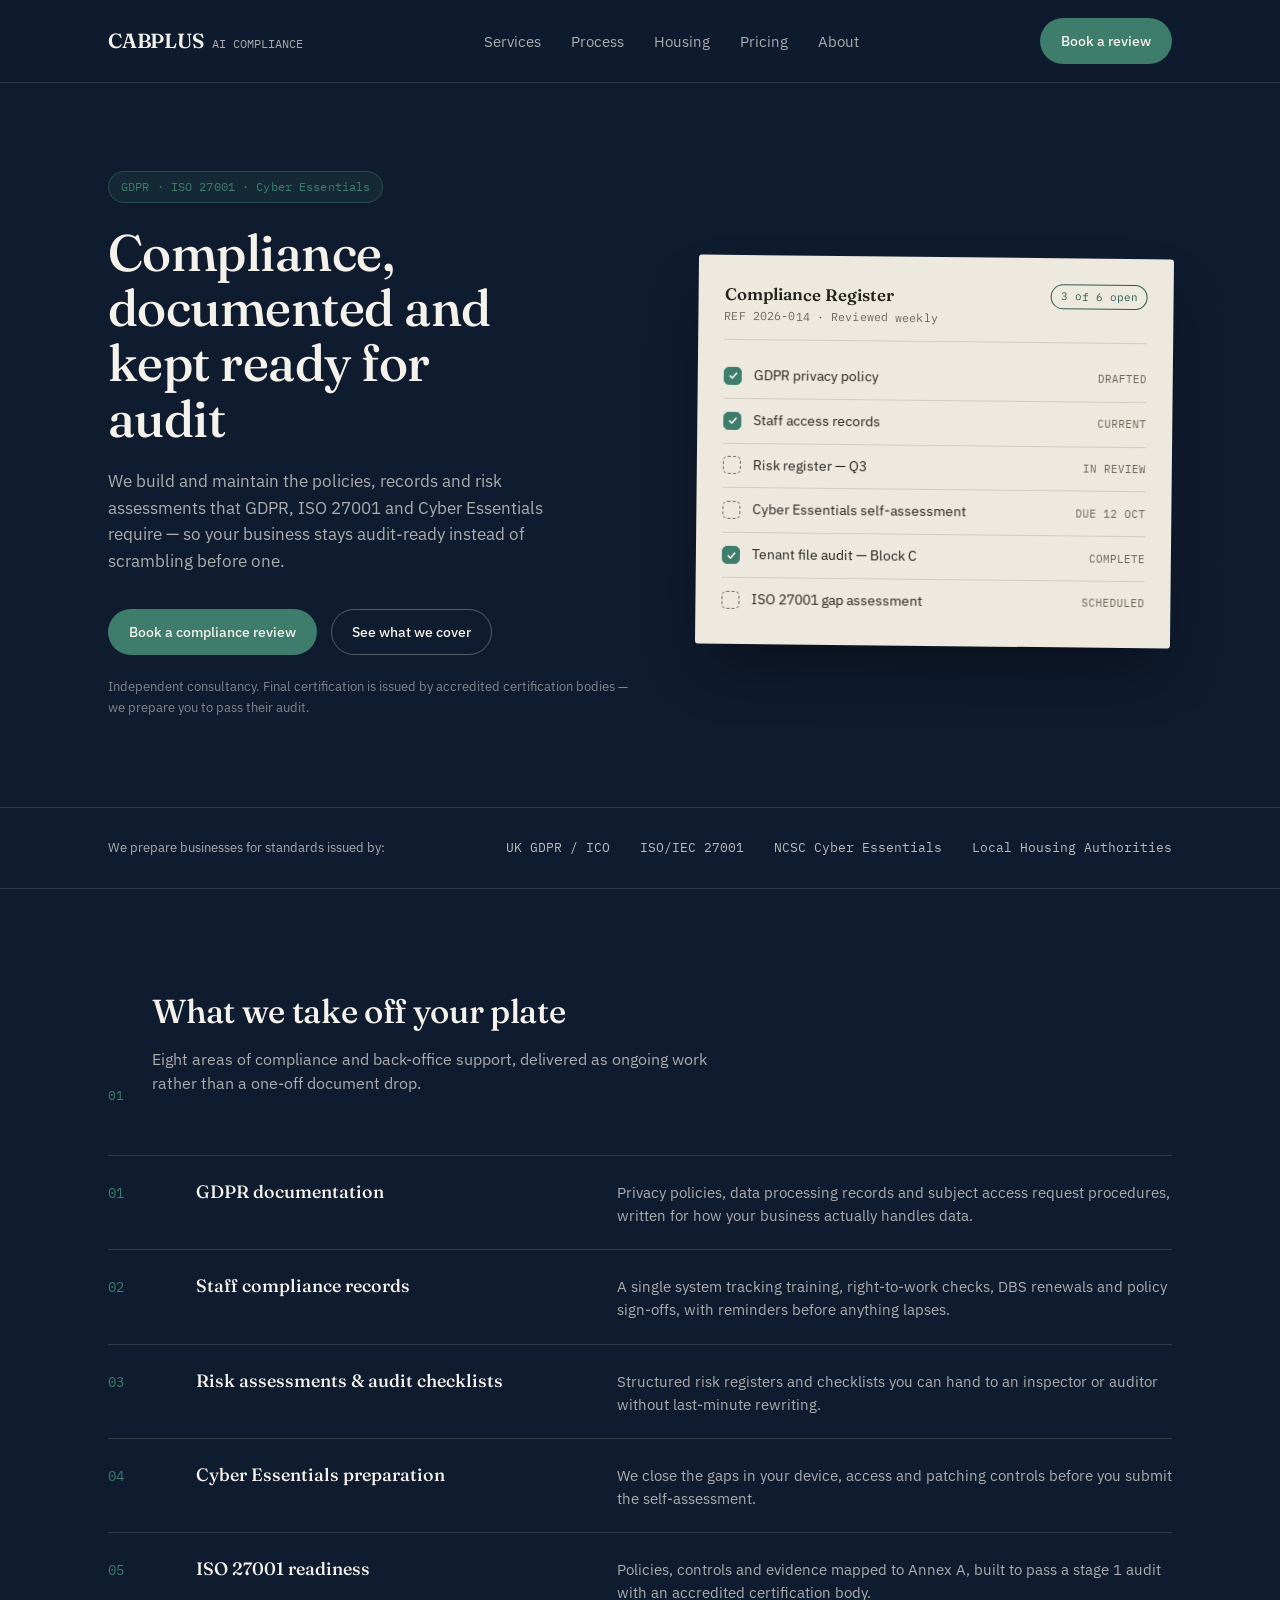
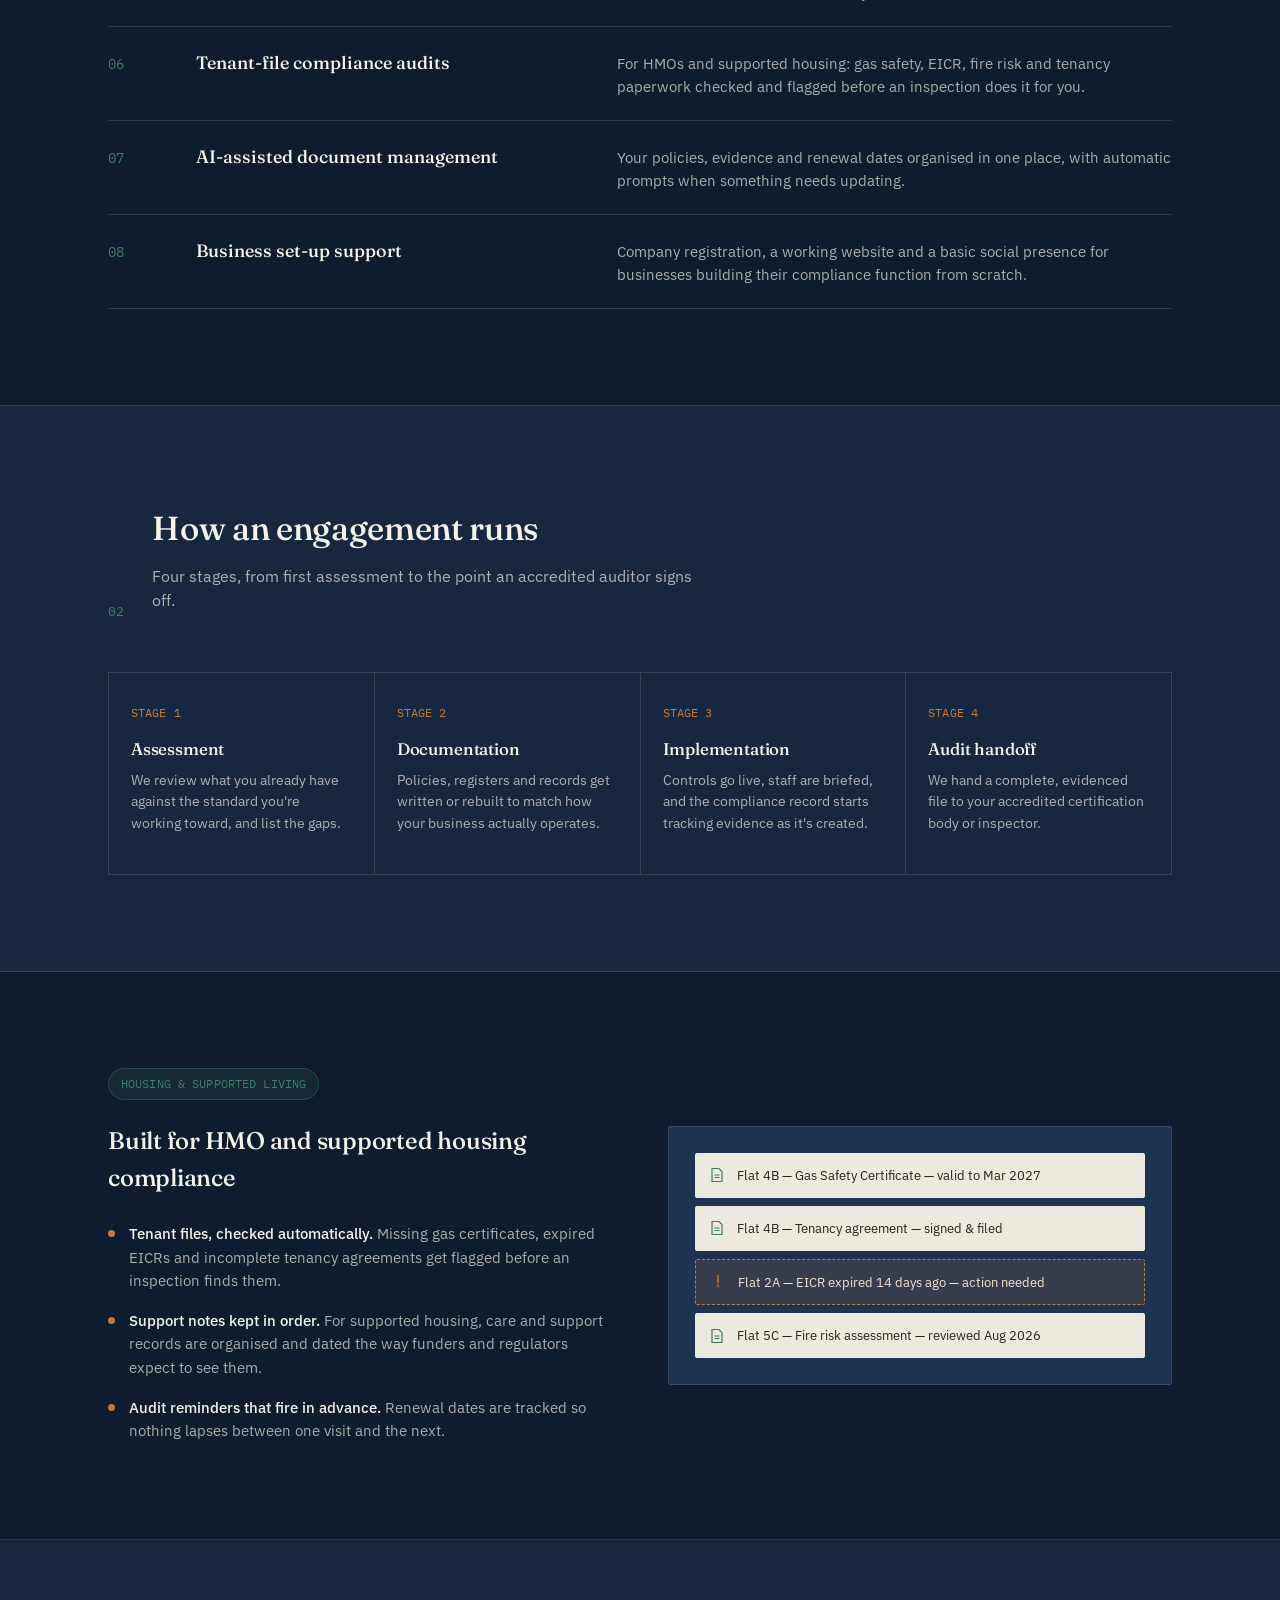
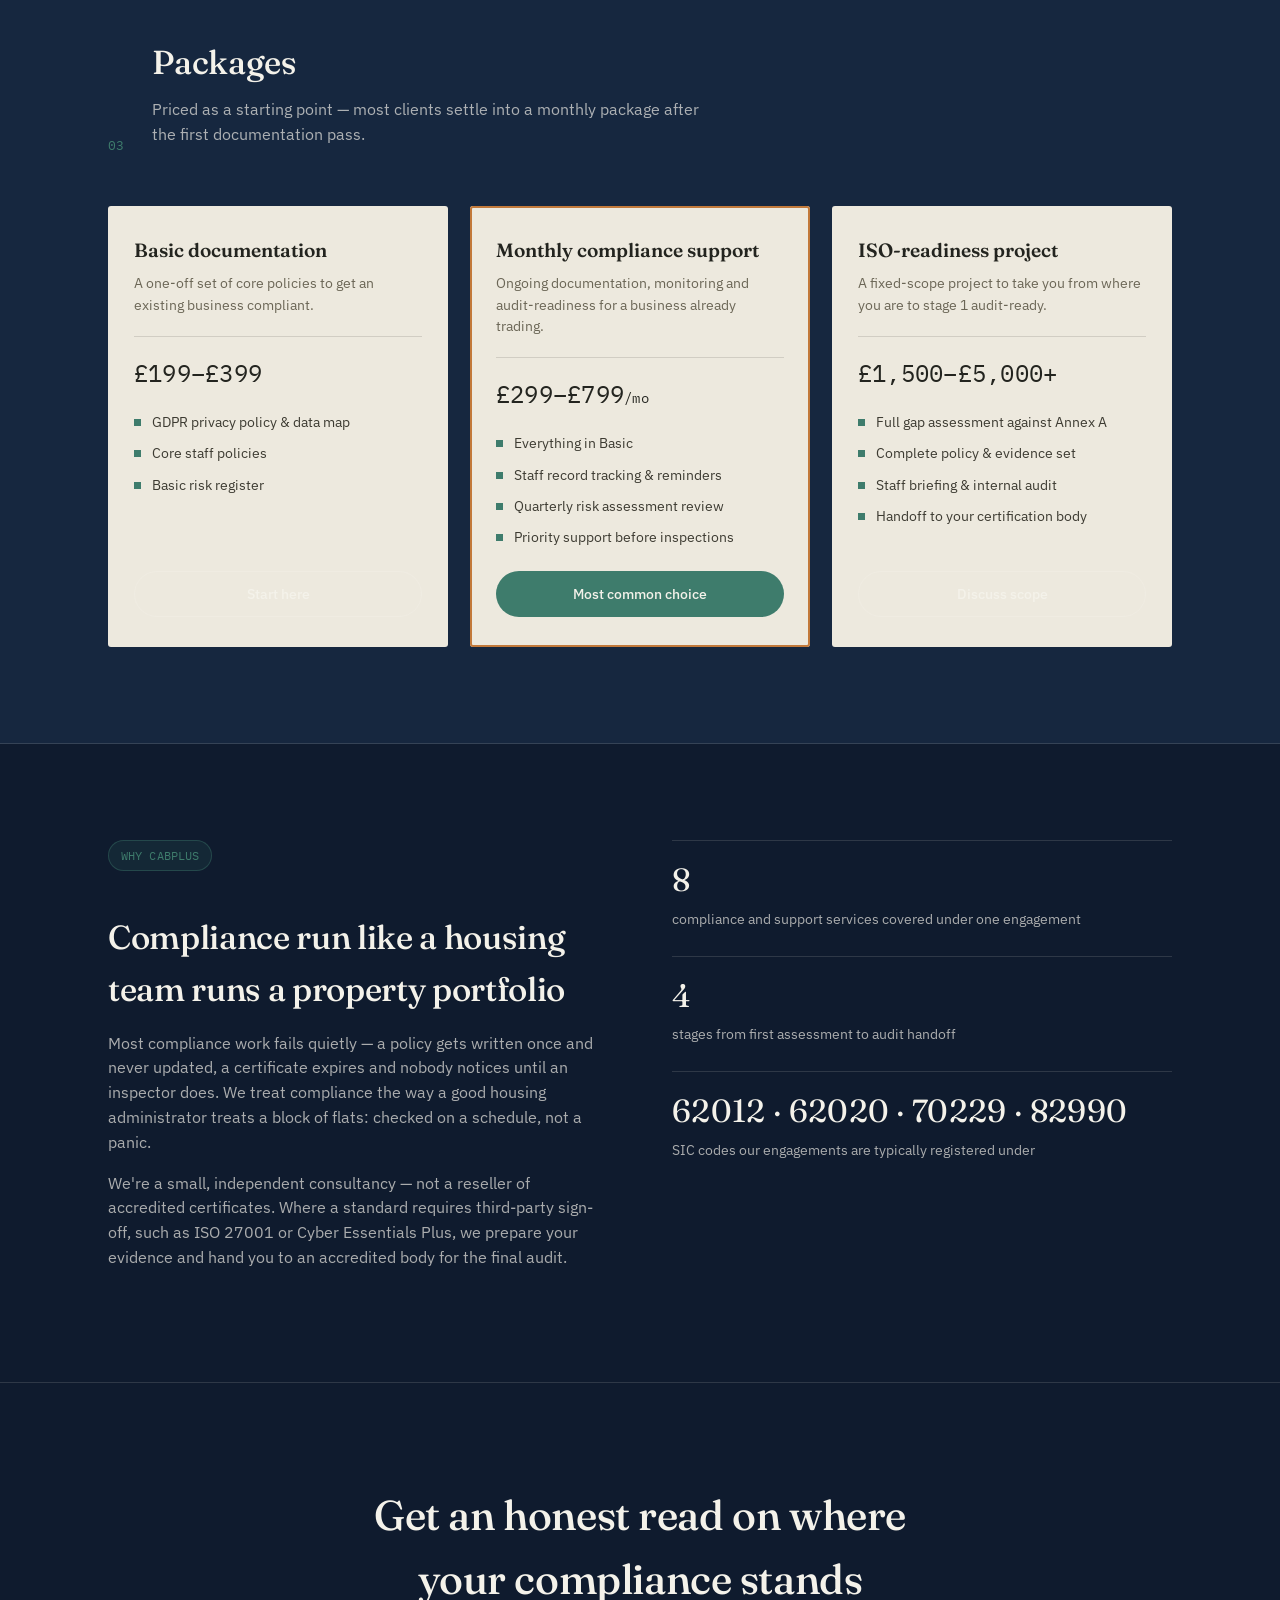
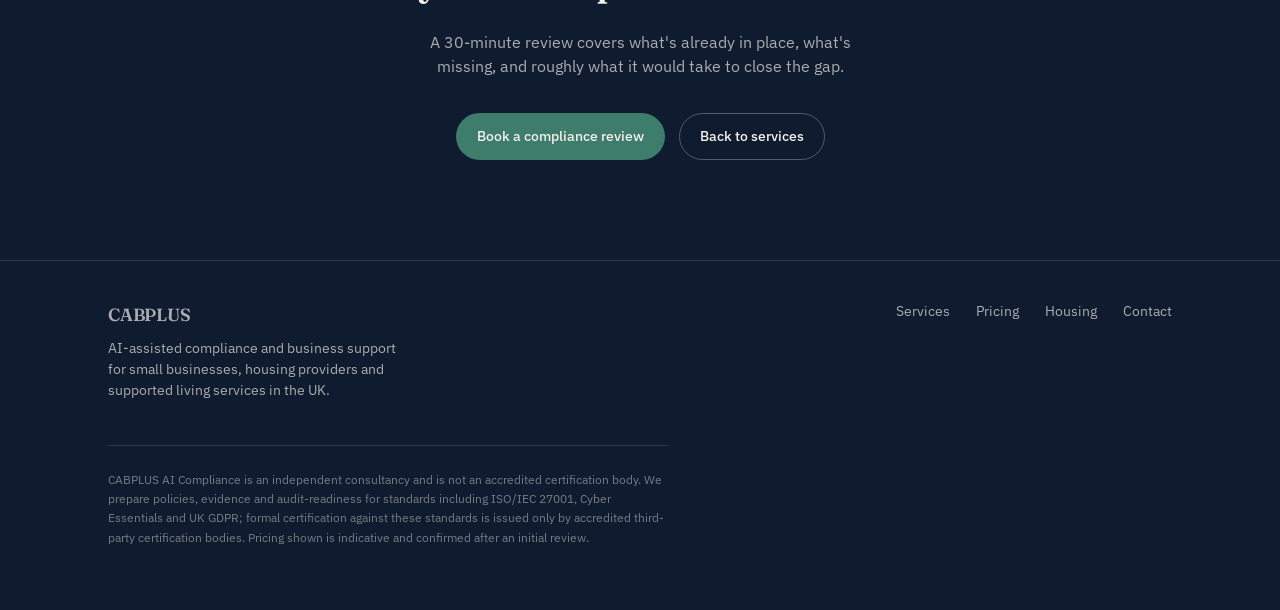
<file: cabplus_backup.html>
<!DOCTYPE html>
<html lang="en">
<head>
<meta charset="UTF-8">
<meta name="viewport" content="width=device-width, initial-scale=1.0">
<title>CABPLUS AI Compliance — GDPR, ISO 27001 &amp; Cyber Essentials readiness</title>
<link rel="preconnect" href="https://fonts.googleapis.com">
<link rel="preconnect" href="https://fonts.gstatic.com" crossorigin>
<link href="https://fonts.googleapis.com/css2?family=Fraunces:opsz,wght@9..144,400;9..144,500;9..144,600&family=IBM+Plex+Sans:wght@400;500;600&family=IBM+Plex+Mono:wght@400;500&display=swap" rel="stylesheet">
<style>
  :root{
    --ink-900:#0F1B2E;
    --ink-800:#16273F;
    --ink-700:#1E3352;
    --ink-line: rgba(237,233,222,0.14);
    --paper:#EDE9DE;
    --paper-line: rgba(35,36,31,0.14);
    --paper-text:#23241F;
    --paper-muted:#6B6656;
    --teal:#3E7C6C;
    --teal-deep:#2B5A4D;
    --amber:#C2793A;
    --cream:#F4F2EA;
    --cream-muted: rgba(244,242,234,0.68);
    --radius-doc: 3px;
    --radius-pill: 999px;
    --max: 1120px;
  }
  :root:not([data-theme="light"]){
    /* dark scheme = brand default, deepen slightly */
  }
  @media (prefers-color-scheme: dark){
    :root:not([data-theme="light"]){
      --ink-900:#0B1524;
      --ink-800:#122036;
    }
  }
  :root[data-theme="dark"]{
    --ink-900:#0B1524;
    --ink-800:#122036;
  }

  *{box-sizing:border-box;}
  html{scroll-behavior:smooth;}
  body{
    margin:0;
    background:var(--ink-900);
    color:var(--cream);
    font-family:'IBM Plex Sans', system-ui, sans-serif;
    font-size:16px;
    line-height:1.55;
    -webkit-font-smoothing:antialiased;
  }
  img{max-width:100%;display:block;}
  a{color:inherit;}
  h1,h2,h3{
    font-family:'Fraunces', Georgia, serif;
    font-weight:500;
    margin:0;
    letter-spacing:-0.01em;
  }
  .mono{
    font-family:'IBM Plex Mono', monospace;
    letter-spacing:0.01em;
  }
  .wrap{
    max-width:var(--max);
    margin:0 auto;
    padding:0 28px;
  }
  section{position:relative;}

  /* ---------- focus & motion ---------- */
  a:focus-visible, button:focus-visible{
    outline:2px solid var(--teal);
    outline-offset:3px;
  }
  @media (prefers-reduced-motion: reduce){
    *{animation-duration:0.001ms !important; animation-iteration-count:1 !important; transition-duration:0.001ms !important;}
  }

  /* ---------- header ---------- */
  header{
    position:sticky; top:0; z-index:40;
    background:rgba(15,27,46,0.92);
    backdrop-filter:blur(8px);
    border-bottom:1px solid var(--ink-line);
  }
  .navbar{
    display:flex; align-items:center; justify-content:space-between;
    padding:18px 28px;
    max-width:var(--max);
    margin:0 auto;
  }
  .brand{
    display:flex; align-items:baseline; gap:8px;
  }
  .brand-mark{
    font-family:'Fraunces', serif;
    font-size:1.28rem;
    font-weight:600;
    letter-spacing:-0.01em;
  }
  .brand-sub{
    font-size:0.72rem;
    color:var(--cream-muted);
    font-family:'IBM Plex Mono', monospace;
  }
  nav.links{
    display:flex; gap:30px;
    font-size:0.93rem;
  }
  nav.links a{
    text-decoration:none;
    color:var(--cream-muted);
    transition:color .15s ease;
  }
  nav.links a:hover{color:var(--cream);}
  .btn{
    display:inline-flex; align-items:center; gap:8px;
    padding:11px 20px;
    border-radius:var(--radius-pill);
    font-size:0.9rem;
    font-weight:500;
    text-decoration:none;
    cursor:pointer;
    border:1px solid transparent;
  }
  .btn-primary{
    background:var(--teal);
    color:#F4F2EA;
  }
  .btn-primary:hover{background:var(--teal-deep);}
  .btn-ghost{
    border-color:rgba(244,242,234,0.3);
    color:var(--cream);
  }
  .btn-ghost:hover{border-color:var(--cream);}
  .menu-toggle{display:none; background:none; border:none; color:var(--cream); font-size:1.5rem;}

  /* ---------- hero ---------- */
  .hero{
    padding:88px 0 76px;
    border-bottom:1px solid var(--ink-line);
  }
  .hero-grid{
    display:grid;
    grid-template-columns:1.05fr 0.95fr;
    gap:64px;
    align-items:center;
  }
  .kicker{
    font-family:'IBM Plex Mono', monospace;
    font-size:0.78rem;
    color:var(--teal);
    background:rgba(62,124,108,0.14);
    border:1px solid rgba(62,124,108,0.4);
    padding:5px 12px;
    border-radius:var(--radius-pill);
    display:inline-block;
    margin-bottom:22px;
  }
  .hero h1{
    font-size:clamp(2.1rem, 4vw, 3.35rem);
    line-height:1.08;
    max-width:12ch;
  }
  .hero p.lead{
    margin-top:22px;
    max-width:46ch;
    font-size:1.08rem;
    color:var(--cream-muted);
  }
  .hero-ctas{
    margin-top:34px;
    display:flex; gap:14px; flex-wrap:wrap;
  }
  .hero-note{
    margin-top:22px;
    font-size:0.82rem;
    color:rgba(244,242,234,0.5);
  }

  /* ledger card in hero */
  .ledger{
    background:var(--paper);
    color:var(--paper-text);
    border-radius:var(--radius-doc);
    padding:26px 26px 22px;
    box-shadow:0 30px 60px -20px rgba(0,0,0,0.5);
    transform:rotate(0.6deg);
  }
  .ledger-head{
    display:flex; justify-content:space-between; align-items:flex-start;
    border-bottom:1px solid var(--paper-line);
    padding-bottom:14px; margin-bottom:14px;
  }
  .ledger-title{font-family:'Fraunces', serif; font-size:1.05rem; font-weight:600;}
  .ledger-ref{font-family:'IBM Plex Mono', monospace; font-size:0.72rem; color:var(--paper-muted);}
  .ledger-status{
    font-family:'IBM Plex Mono', monospace;
    font-size:0.68rem;
    color:var(--teal-deep);
    border:1px solid var(--teal-deep);
    padding:3px 9px;
    border-radius:var(--radius-pill);
    white-space:nowrap;
  }
  .ledger-row{
    display:flex; align-items:center; gap:12px;
    padding:11px 0;
    border-bottom:1px solid var(--paper-line);
    opacity:0;
    animation:rowIn .5s ease forwards;
  }
  .ledger-row:last-child{border-bottom:none;}
  .ledger-row:nth-child(2){animation-delay:.15s;}
  .ledger-row:nth-child(3){animation-delay:.5s;}
  .ledger-row:nth-child(4){animation-delay:.85s;}
  .ledger-row:nth-child(5){animation-delay:1.2s;}
  .ledger-row:nth-child(6){animation-delay:1.55s;}
  @keyframes rowIn{ from{opacity:0; transform:translateY(4px);} to{opacity:1; transform:translateY(0);} }
  .check{
    width:18px; height:18px; border-radius:5px;
    border:1.4px solid var(--paper-muted);
    display:flex; align-items:center; justify-content:center;
    flex-shrink:0;
  }
  .check.done{ background:var(--teal); border-color:var(--teal); color:#fff; }
  .check.pending{ border-style:dashed; }
  .check svg{width:11px; height:11px;}
  .ledger-label{flex:1; font-size:0.88rem;}
  .ledger-tag{font-family:'IBM Plex Mono', monospace; font-size:0.68rem; color:var(--paper-muted);}

  /* ---------- trust bar ---------- */
  .trust{
    padding:30px 0;
    border-bottom:1px solid var(--ink-line);
  }
  .trust .wrap{
    display:flex; align-items:center; gap:34px; flex-wrap:wrap;
    justify-content:space-between;
  }
  .trust-label{
    font-size:0.8rem; color:var(--cream-muted); flex-shrink:0;
  }
  .trust-items{display:flex; gap:30px; flex-wrap:wrap;}
  .trust-item{
    font-family:'IBM Plex Mono', monospace;
    font-size:0.82rem;
    color:rgba(244,242,234,0.75);
  }

  /* ---------- section heading pattern ---------- */
  .section-head{
    display:grid;
    grid-template-columns:auto 1fr;
    gap:28px;
    align-items:end;
    margin-bottom:44px;
  }
  .section-num{
    font-family:'IBM Plex Mono', monospace;
    font-size:0.8rem;
    color:var(--teal);
    padding-bottom:6px;
  }
  .section-head h2{
    font-size:clamp(1.6rem, 2.6vw, 2.1rem);
  }
  .section-head p{
    color:var(--cream-muted);
    max-width:56ch;
    margin-top:10px;
    font-size:0.98rem;
  }

  /* ---------- services register (table) ---------- */
  .services{padding:96px 0; border-bottom:1px solid var(--ink-line);}
  .register{
    border-top:1px solid var(--ink-line);
  }
  .reg-row{
    display:grid;
    grid-template-columns:64px 1fr 1.4fr;
    gap:24px;
    padding:22px 0;
    border-bottom:1px solid var(--ink-line);
    align-items:baseline;
  }
  .reg-row:hover{background:rgba(244,242,234,0.02);}
  .reg-num{font-family:'IBM Plex Mono', monospace; color:var(--teal); font-size:0.85rem;}
  .reg-name{font-family:'Fraunces', serif; font-size:1.12rem; font-weight:500;}
  .reg-desc{color:var(--cream-muted); font-size:0.93rem;}

  /* ---------- process ---------- */
  .process{padding:96px 0; border-bottom:1px solid var(--ink-line); background:var(--ink-800);}
  .steps{
    display:grid;
    grid-template-columns:repeat(4,1fr);
    gap:0;
    border-top:1px solid var(--ink-line);
    border-left:1px solid var(--ink-line);
  }
  .step{
    padding:26px 22px;
    border-right:1px solid var(--ink-line);
    border-bottom:1px solid var(--ink-line);
  }
  .step-num{
    font-family:'IBM Plex Mono', monospace;
    font-size:0.78rem;
    color:var(--amber);
  }
  .step h3{
    font-size:1.05rem;
    margin-top:12px;
    font-weight:500;
  }
  .step p{
    margin-top:8px;
    font-size:0.87rem;
    color:var(--cream-muted);
  }

  /* ---------- housing spotlight ---------- */
  .housing{padding:96px 0; border-bottom:1px solid var(--ink-line);}
  .housing-grid{
    display:grid;
    grid-template-columns:1fr 1fr;
    gap:56px;
    align-items:center;
  }
  .housing-list{margin-top:26px; display:flex; flex-direction:column; gap:16px;}
  .housing-item{display:flex; gap:14px; align-items:flex-start;}
  .dot{
    width:7px; height:7px; border-radius:50%;
    background:var(--amber);
    margin-top:8px; flex-shrink:0;
  }
  .housing-item p{margin:0; font-size:0.95rem; color:var(--cream-muted);}
  .housing-item strong{color:var(--cream); font-weight:500;}

  .file-illustration{
    background:var(--ink-700);
    border:1px solid var(--ink-line);
    border-radius:var(--radius-doc);
    padding:26px;
  }
  .file-row{
    display:flex; align-items:center; gap:12px;
    padding:12px 14px;
    background:var(--paper);
    color:var(--paper-text);
    border-radius:2px;
    margin-bottom:8px;
    font-size:0.84rem;
  }
  .file-row.flag{
    background:rgba(194,121,58,0.16);
    color:#F4E3D0;
    border:1px dashed var(--amber);
  }
  .file-row:last-child{margin-bottom:0;}
  .file-icon{width:16px; height:16px; flex-shrink:0;}

  /* ---------- pricing ---------- */
  .pricing{padding:96px 0; border-bottom:1px solid var(--ink-line); background:var(--ink-800);}
  .plans{
    display:grid;
    grid-template-columns:repeat(3,1fr);
    gap:22px;
  }
  .plan{
    background:var(--paper);
    color:var(--paper-text);
    border-radius:var(--radius-doc);
    padding:30px 26px;
    display:flex; flex-direction:column;
  }
  .plan-name{font-family:'Fraunces', serif; font-size:1.2rem; font-weight:600;}
  .plan-desc{font-size:0.86rem; color:var(--paper-muted); margin-top:8px; min-height:42px;}
  .plan-price{
    font-family:'IBM Plex Mono', monospace;
    font-size:1.5rem;
    margin-top:20px;
    padding-top:18px;
    border-top:1px solid var(--paper-line);
  }
  .plan ul{
    list-style:none; padding:0; margin:20px 0 0;
    display:flex; flex-direction:column; gap:10px;
    flex:1;
  }
  .plan li{
    font-size:0.86rem;
    padding-left:18px;
    position:relative;
    color:#3D3B32;
  }
  .plan li::before{
    content:"";
    position:absolute; left:0; top:7px;
    width:7px; height:7px;
    background:var(--teal);
  }
  .plan .btn{margin-top:22px; justify-content:center;}
  .plan.featured{outline:2px solid var(--amber); outline-offset:-2px;}

  /* ---------- about ---------- */
  .about{padding:96px 0; border-bottom:1px solid var(--ink-line);}
  .about-grid{
    display:grid;
    grid-template-columns:1fr 1fr;
    gap:64px;
  }
  .about p{color:var(--cream-muted); font-size:1rem; max-width:52ch;}
  .about p + p{margin-top:16px;}
  .about-stats{display:flex; flex-direction:column; gap:26px;}
  .stat{border-top:1px solid var(--ink-line); padding-top:14px;}
  .stat-num{font-family:'Fraunces', serif; font-size:2rem;}
  .stat-label{font-size:0.85rem; color:var(--cream-muted); margin-top:4px;}

  /* ---------- final CTA ---------- */
  .cta-final{padding:100px 0; text-align:center;}
  .cta-final h2{font-size:clamp(1.8rem,3.4vw,2.6rem); max-width:22ch; margin:0 auto;}
  .cta-final p{color:var(--cream-muted); margin:18px auto 30px; max-width:44ch;}
  .cta-final .hero-ctas{justify-content:center;}

  /* ---------- footer ---------- */
  footer{
    border-top:1px solid var(--ink-line);
    padding:40px 0 50px;
  }
  .foot-grid{
    display:flex; justify-content:space-between; gap:30px; flex-wrap:wrap;
  }
  .foot-brand{max-width:36ch; font-size:0.85rem; color:var(--cream-muted);}
  .foot-links{display:flex; gap:26px; font-size:0.85rem;}
  .foot-links a{text-decoration:none; color:var(--cream-muted);}
  .foot-links a:hover{color:var(--cream);}
  .disclaimer{
    margin-top:30px; padding-top:24px; border-top:1px solid var(--ink-line);
    font-size:0.78rem; color:rgba(244,242,234,0.45); max-width:80ch;
  }

  /* ---------- responsive ---------- */
  @media (max-width:900px){
    nav.links{display:none;}
    .menu-toggle{display:block;}
    .hero-grid, .housing-grid, .about-grid{grid-template-columns:1fr;}
    .ledger{transform:none;}
    .steps{grid-template-columns:1fr 1fr;}
    .plans{grid-template-columns:1fr;}
    .reg-row{grid-template-columns:40px 1fr; grid-template-areas:"n name" ". desc";}
    .reg-num{grid-area:n;} .reg-name{grid-area:name;} .reg-desc{grid-area:desc;}
  }
  @media (max-width:520px){
    .steps{grid-template-columns:1fr;}
    .hero{padding:60px 0 50px;}
    .section-head{grid-template-columns:1fr; gap:8px;}
  }
</style>
</head>
<body>

<header>
  <div class="navbar">
    <div class="brand">
      <span class="brand-mark">CABPLUS</span>
      <span class="brand-sub">AI COMPLIANCE</span>
    </div>
    <nav class="links">
      <a href="#services">Services</a>
      <a href="#process">Process</a>
      <a href="#housing">Housing</a>
      <a href="#pricing">Pricing</a>
      <a href="#about">About</a>
    </nav>
    <a href="#contact" class="btn btn-primary">Book a review</a>
  </div>
</header>

<section class="hero">
  <div class="wrap hero-grid">
    <div>
      <span class="kicker mono">GDPR · ISO 27001 · Cyber Essentials</span>
      <h1>Compliance, documented and kept ready for audit</h1>
      <p class="lead">We build and maintain the policies, records and risk assessments that GDPR, ISO 27001 and Cyber Essentials require — so your business stays audit-ready instead of scrambling before one.</p>
      <div class="hero-ctas">
        <a href="#contact" class="btn btn-primary">Book a compliance review</a>
        <a href="#services" class="btn btn-ghost">See what we cover</a>
      </div>
      <p class="hero-note">Independent consultancy. Final certification is issued by accredited certification bodies — we prepare you to pass their audit.</p>
    </div>

    <div class="ledger" aria-hidden="true">
      <div class="ledger-head">
        <div>
          <div class="ledger-title">Compliance Register</div>
          <div class="ledger-ref mono">REF 2026-014 · Reviewed weekly</div>
        </div>
        <span class="ledger-status">3 of 6 open</span>
      </div>
      <div class="ledger-row">
        <div class="check done"><svg viewBox="0 0 12 12" fill="none"><path d="M2 6l3 3 5-6" stroke="currentColor" stroke-width="1.6"/></svg></div>
        <div class="ledger-label">GDPR privacy policy</div>
        <div class="ledger-tag">DRAFTED</div>
      </div>
      <div class="ledger-row">
        <div class="check done"><svg viewBox="0 0 12 12" fill="none"><path d="M2 6l3 3 5-6" stroke="currentColor" stroke-width="1.6"/></svg></div>
        <div class="ledger-label">Staff access records</div>
        <div class="ledger-tag">CURRENT</div>
      </div>
      <div class="ledger-row">
        <div class="check pending"></div>
        <div class="ledger-label">Risk register — Q3</div>
        <div class="ledger-tag">IN REVIEW</div>
      </div>
      <div class="ledger-row">
        <div class="check pending"></div>
        <div class="ledger-label">Cyber Essentials self-assessment</div>
        <div class="ledger-tag">DUE 12 OCT</div>
      </div>
      <div class="ledger-row">
        <div class="check done"><svg viewBox="0 0 12 12" fill="none"><path d="M2 6l3 3 5-6" stroke="currentColor" stroke-width="1.6"/></svg></div>
        <div class="ledger-label">Tenant file audit — Block C</div>
        <div class="ledger-tag">COMPLETE</div>
      </div>
      <div class="ledger-row">
        <div class="check pending"></div>
        <div class="ledger-label">ISO 27001 gap assessment</div>
        <div class="ledger-tag">SCHEDULED</div>
      </div>
    </div>
  </div>
</section>

<div class="trust">
  <div class="wrap">
    <span class="trust-label">We prepare businesses for standards issued by:</span>
    <div class="trust-items">
      <span class="trust-item">UK GDPR / ICO</span>
      <span class="trust-item">ISO/IEC 27001</span>
      <span class="trust-item">NCSC Cyber Essentials</span>
      <span class="trust-item">Local Housing Authorities</span>
    </div>
  </div>
</div>

<section class="services" id="services">
  <div class="wrap">
    <div class="section-head">
      <span class="section-num mono">01</span>
      <div>
        <h2>What we take off your plate</h2>
        <p>Eight areas of compliance and back-office support, delivered as ongoing work rather than a one-off document drop.</p>
      </div>
    </div>

    <div class="register">
      <div class="reg-row">
        <span class="reg-num mono">01</span>
        <span class="reg-name">GDPR documentation</span>
        <span class="reg-desc">Privacy policies, data processing records and subject access request procedures, written for how your business actually handles data.</span>
      </div>
      <div class="reg-row">
        <span class="reg-num mono">02</span>
        <span class="reg-name">Staff compliance records</span>
        <span class="reg-desc">A single system tracking training, right-to-work checks, DBS renewals and policy sign-offs, with reminders before anything lapses.</span>
      </div>
      <div class="reg-row">
        <span class="reg-num mono">03</span>
        <span class="reg-name">Risk assessments &amp; audit checklists</span>
        <span class="reg-desc">Structured risk registers and checklists you can hand to an inspector or auditor without last-minute rewriting.</span>
      </div>
      <div class="reg-row">
        <span class="reg-num mono">04</span>
        <span class="reg-name">Cyber Essentials preparation</span>
        <span class="reg-desc">We close the gaps in your device, access and patching controls before you submit the self-assessment.</span>
      </div>
      <div class="reg-row">
        <span class="reg-num mono">05</span>
        <span class="reg-name">ISO 27001 readiness</span>
        <span class="reg-desc">Policies, controls and evidence mapped to Annex A, built to pass a stage 1 audit with an accredited certification body.</span>
      </div>
      <div class="reg-row">
        <span class="reg-num mono">06</span>
        <span class="reg-name">Tenant-file compliance audits</span>
        <span class="reg-desc">For HMOs and supported housing: gas safety, EICR, fire risk and tenancy paperwork checked and flagged before an inspection does it for you.</span>
      </div>
      <div class="reg-row">
        <span class="reg-num mono">07</span>
        <span class="reg-name">AI-assisted document management</span>
        <span class="reg-desc">Your policies, evidence and renewal dates organised in one place, with automatic prompts when something needs updating.</span>
      </div>
      <div class="reg-row">
        <span class="reg-num mono">08</span>
        <span class="reg-name">Business set-up support</span>
        <span class="reg-desc">Company registration, a working website and a basic social presence for businesses building their compliance function from scratch.</span>
      </div>
    </div>
  </div>
</section>

<section class="process" id="process">
  <div class="wrap">
    <div class="section-head">
      <span class="section-num mono">02</span>
      <div>
        <h2>How an engagement runs</h2>
        <p>Four stages, from first assessment to the point an accredited auditor signs off.</p>
      </div>
    </div>
    <div class="steps">
      <div class="step">
        <span class="step-num mono">STAGE 1</span>
        <h3>Assessment</h3>
        <p>We review what you already have against the standard you're working toward, and list the gaps.</p>
      </div>
      <div class="step">
        <span class="step-num mono">STAGE 2</span>
        <h3>Documentation</h3>
        <p>Policies, registers and records get written or rebuilt to match how your business actually operates.</p>
      </div>
      <div class="step">
        <span class="step-num mono">STAGE 3</span>
        <h3>Implementation</h3>
        <p>Controls go live, staff are briefed, and the compliance record starts tracking evidence as it's created.</p>
      </div>
      <div class="step">
        <span class="step-num mono">STAGE 4</span>
        <h3>Audit handoff</h3>
        <p>We hand a complete, evidenced file to your accredited certification body or inspector.</p>
      </div>
    </div>
  </div>
</section>

<section class="housing" id="housing">
  <div class="wrap housing-grid">
    <div>
      <span class="kicker mono">HOUSING &amp; SUPPORTED LIVING</span>
      <h2>Built for HMO and supported housing compliance</h2>
      <div class="housing-list">
        <div class="housing-item">
          <span class="dot"></span>
          <p><strong>Tenant files, checked automatically.</strong> Missing gas certificates, expired EICRs and incomplete tenancy agreements get flagged before an inspection finds them.</p>
        </div>
        <div class="housing-item">
          <span class="dot"></span>
          <p><strong>Support notes kept in order.</strong> For supported housing, care and support records are organised and dated the way funders and regulators expect to see them.</p>
        </div>
        <div class="housing-item">
          <span class="dot"></span>
          <p><strong>Audit reminders that fire in advance.</strong> Renewal dates are tracked so nothing lapses between one visit and the next.</p>
        </div>
      </div>
    </div>

    <div class="file-illustration">
      <div class="file-row">
        <svg class="file-icon" viewBox="0 0 16 16" fill="none"><path d="M3 1.5h7l3 3V14.5H3z" stroke="#3E7C6C" stroke-width="1.2"/><path d="M5.5 8h5M5.5 10.5h5" stroke="#3E7C6C" stroke-width="1.2"/></svg>
        <span>Flat 4B — Gas Safety Certificate — valid to Mar 2027</span>
      </div>
      <div class="file-row">
        <svg class="file-icon" viewBox="0 0 16 16" fill="none"><path d="M3 1.5h7l3 3V14.5H3z" stroke="#3E7C6C" stroke-width="1.2"/><path d="M5.5 8h5M5.5 10.5h5" stroke="#3E7C6C" stroke-width="1.2"/></svg>
        <span>Flat 4B — Tenancy agreement — signed &amp; filed</span>
      </div>
      <div class="file-row flag">
        <svg class="file-icon" viewBox="0 0 16 16" fill="none"><path d="M8 1.5v7M8 11v1.5" stroke="#C2793A" stroke-width="1.4" stroke-linecap="round"/></svg>
        <span>Flat 2A — EICR expired 14 days ago — action needed</span>
      </div>
      <div class="file-row">
        <svg class="file-icon" viewBox="0 0 16 16" fill="none"><path d="M3 1.5h7l3 3V14.5H3z" stroke="#3E7C6C" stroke-width="1.2"/><path d="M5.5 8h5M5.5 10.5h5" stroke="#3E7C6C" stroke-width="1.2"/></svg>
        <span>Flat 5C — Fire risk assessment — reviewed Aug 2026</span>
      </div>
    </div>
  </div>
</section>

<section class="pricing" id="pricing">
  <div class="wrap">
    <div class="section-head">
      <span class="section-num mono">03</span>
      <div>
        <h2>Packages</h2>
        <p>Priced as a starting point — most clients settle into a monthly package after the first documentation pass.</p>
      </div>
    </div>
    <div class="plans">
      <div class="plan">
        <div class="plan-name">Basic documentation</div>
        <div class="plan-desc">A one-off set of core policies to get an existing business compliant.</div>
        <div class="plan-price mono">£199–£399</div>
        <ul>
          <li>GDPR privacy policy &amp; data map</li>
          <li>Core staff policies</li>
          <li>Basic risk register</li>
        </ul>
        <a href="#contact" class="btn btn-ghost">Start here</a>
      </div>
      <div class="plan featured">
        <div class="plan-name">Monthly compliance support</div>
        <div class="plan-desc">Ongoing documentation, monitoring and audit-readiness for a business already trading.</div>
        <div class="plan-price mono">£299–£799<span style="font-size:0.9rem;">/mo</span></div>
        <ul>
          <li>Everything in Basic</li>
          <li>Staff record tracking &amp; reminders</li>
          <li>Quarterly risk assessment review</li>
          <li>Priority support before inspections</li>
        </ul>
        <a href="#contact" class="btn btn-primary">Most common choice</a>
      </div>
      <div class="plan">
        <div class="plan-name">ISO-readiness project</div>
        <div class="plan-desc">A fixed-scope project to take you from where you are to stage 1 audit-ready.</div>
        <div class="plan-price mono">£1,500–£5,000+</div>
        <ul>
          <li>Full gap assessment against Annex A</li>
          <li>Complete policy &amp; evidence set</li>
          <li>Staff briefing &amp; internal audit</li>
          <li>Handoff to your certification body</li>
        </ul>
        <a href="#contact" class="btn btn-ghost">Discuss scope</a>
      </div>
    </div>
  </div>
</section>

<section class="about" id="about">
  <div class="wrap about-grid">
    <div>
      <span class="kicker mono">WHY CABPLUS</span>
      <h2 style="font-size:clamp(1.6rem,2.6vw,2.1rem); margin-top:18px;">Compliance run like a housing team runs a property portfolio</h2>
      <p>Most compliance work fails quietly — a policy gets written once and never updated, a certificate expires and nobody notices until an inspector does. We treat compliance the way a good housing administrator treats a block of flats: checked on a schedule, not a panic.</p>
      <p>We're a small, independent consultancy — not a reseller of accredited certificates. Where a standard requires third-party sign-off, such as ISO 27001 or Cyber Essentials Plus, we prepare your evidence and hand you to an accredited body for the final audit.</p>
    </div>
    <div class="about-stats">
      <div class="stat">
        <div class="stat-num mono">8</div>
        <div class="stat-label">compliance and support services covered under one engagement</div>
      </div>
      <div class="stat">
        <div class="stat-num mono">4</div>
        <div class="stat-label">stages from first assessment to audit handoff</div>
      </div>
      <div class="stat">
        <div class="stat-num mono">62012 · 62020 · 70229 · 82990</div>
        <div class="stat-label">SIC codes our engagements are typically registered under</div>
      </div>
    </div>
  </div>
</section>

<section class="cta-final" id="contact">
  <div class="wrap">
    <h2>Get an honest read on where your compliance stands</h2>
    <p>A 30-minute review covers what's already in place, what's missing, and roughly what it would take to close the gap.</p>
    <div class="hero-ctas">
      <a href="mailto:cp@cabplus.uk" class="btn btn-primary">Book a compliance review</a>
      <a href="#services" class="btn btn-ghost">Back to services</a>
    </div>
  </div>
</section>

<footer>
  <div class="wrap">
    <div class="foot-grid">
      <div class="foot-brand">
        <div class="brand-mark" style="font-size:1.1rem;">CABPLUS</div>
        <p style="margin-top:10px;">AI-assisted compliance and business support for small businesses, housing providers and supported living services in the UK.</p>
      </div>
      <div class="foot-links">
        <a href="#services">Services</a>
        <a href="#pricing">Pricing</a>
        <a href="#housing">Housing</a>
        <a href="#contact">Contact</a>
      </div>
    </div>
    <p class="disclaimer">CABPLUS AI Compliance is an independent consultancy and is not an accredited certification body. We prepare policies, evidence and audit-readiness for standards including ISO/IEC 27001, Cyber Essentials and UK GDPR; formal certification against these standards is issued only by accredited third-party certification bodies. Pricing shown is indicative and confirmed after an initial review.</p>
  </div>
</footer>

</body>
</html>
</file>
